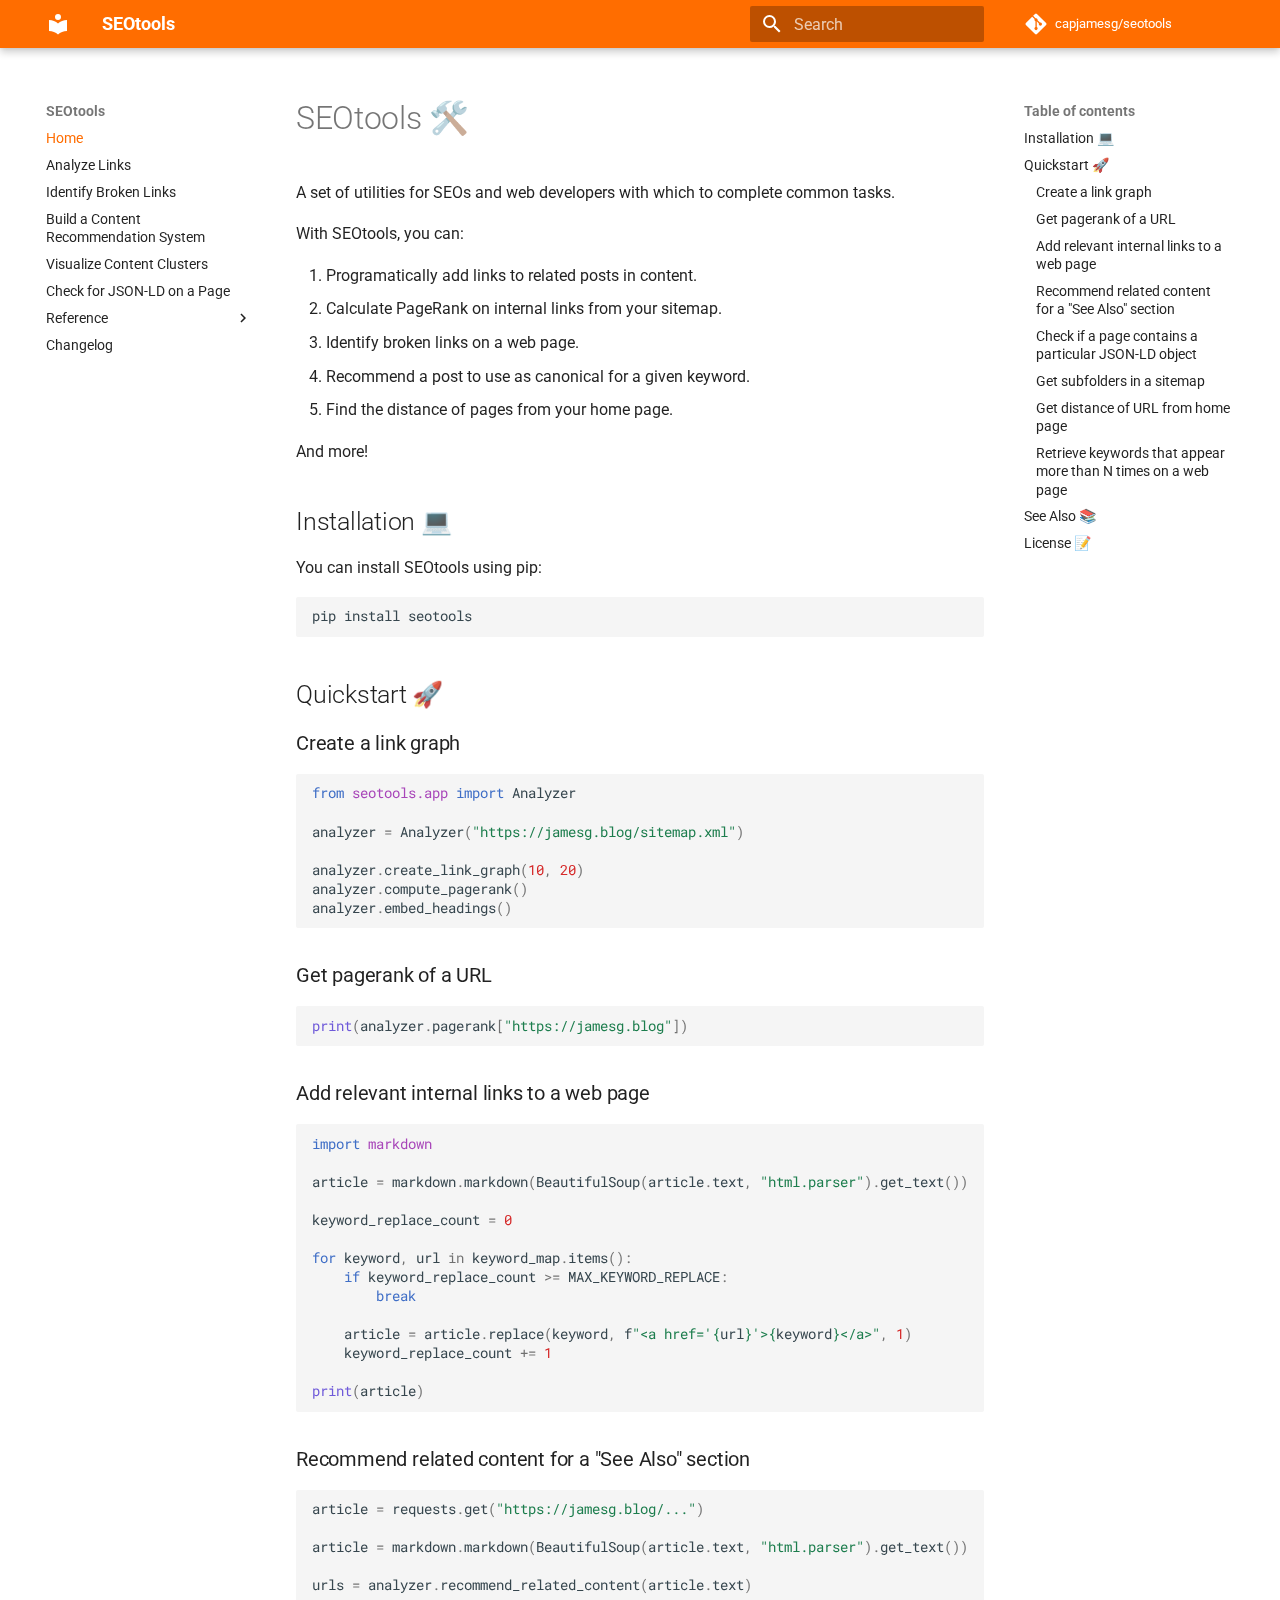
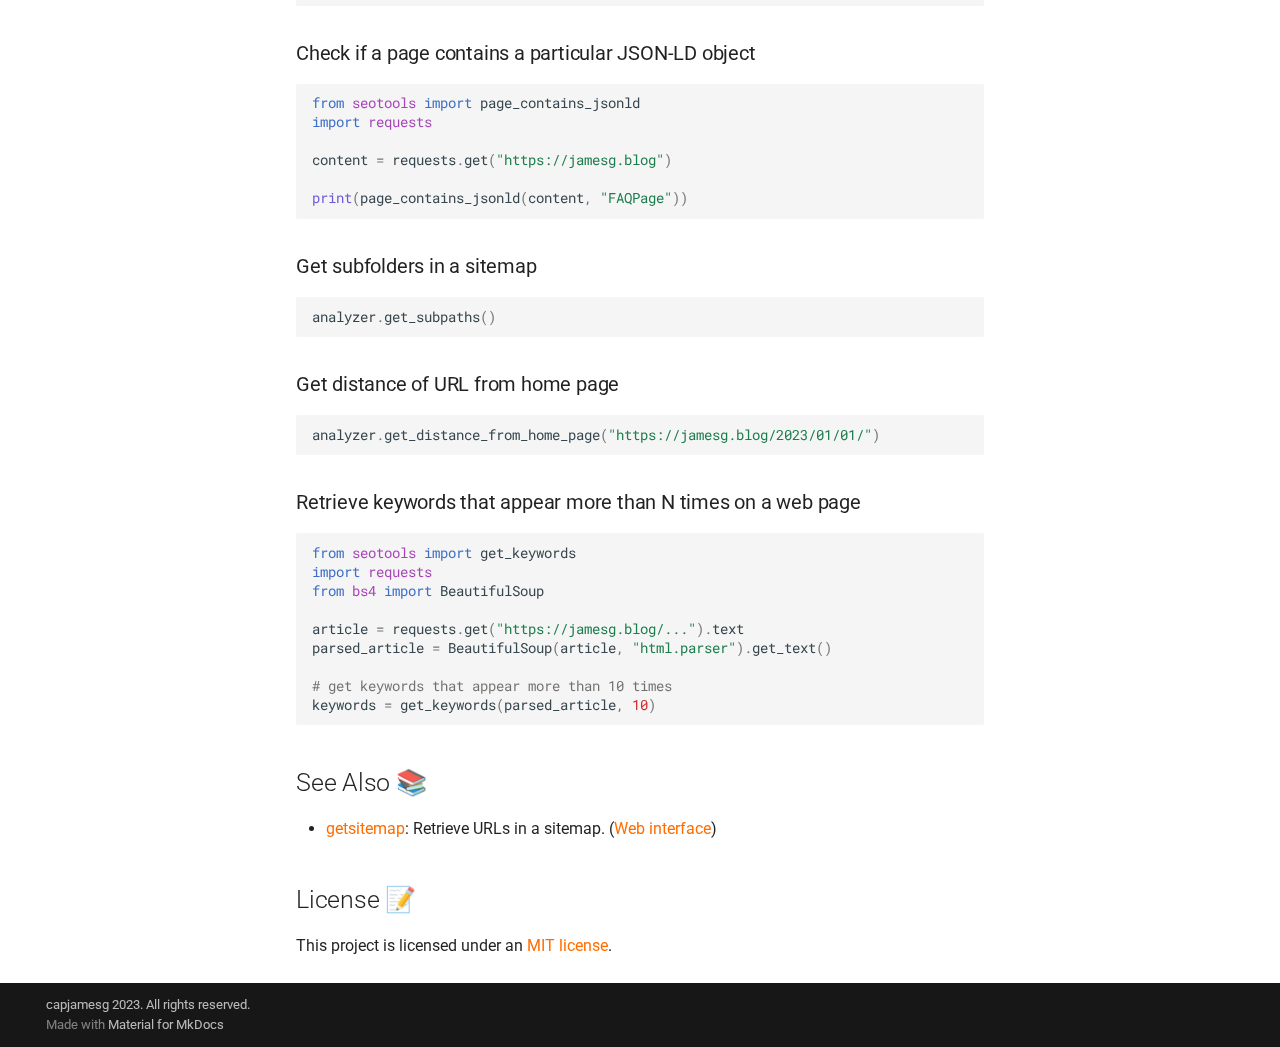
<file: index.html>
<!doctype html>
<html lang="en" class="no-js">
  <head>
    
      <meta charset="utf-8">
      <meta name="viewport" content="width=device-width,initial-scale=1">
      
        <meta name="description" content="A set of utilities for SEOs and web developers with which to complete common tasks.">
      
      
        <meta name="author" content="capjamesg">
      
      
        <link rel="canonical" href="https://capjamesg.github.io/seotools/">
      
      
      
        <link rel="next" href="broken_links/">
      
      <link rel="icon" href="assets/images/favicon.png">
      <meta name="generator" content="mkdocs-1.4.3, mkdocs-material-9.1.15">
    
    
      
        <title>SEOtools</title>
      
    
    
      <link rel="stylesheet" href="assets/stylesheets/main.26e3688c.min.css">
      
      

    
    
    
      
        
        
        <link rel="preconnect" href="https://fonts.gstatic.com" crossorigin>
        <link rel="stylesheet" href="https://fonts.googleapis.com/css?family=Roboto:300,300i,400,400i,700,700i%7CRoboto+Mono:400,400i,700,700i&display=fallback">
        <style>:root{--md-text-font:"Roboto";--md-code-font:"Roboto Mono"}</style>
      
    
    
      <link rel="stylesheet" href="assets/_mkdocstrings.css">
    
      <link rel="stylesheet" href="styles/styles.css">
    
    <script>__md_scope=new URL(".",location),__md_hash=e=>[...e].reduce((e,_)=>(e<<5)-e+_.charCodeAt(0),0),__md_get=(e,_=localStorage,t=__md_scope)=>JSON.parse(_.getItem(t.pathname+"."+e)),__md_set=(e,_,t=localStorage,a=__md_scope)=>{try{t.setItem(a.pathname+"."+e,JSON.stringify(_))}catch(e){}}</script>
    
      

    
    
    
  </head>
  
  
    <body dir="ltr">
  
    
    
      <script>var palette=__md_get("__palette");if(palette&&"object"==typeof palette.color)for(var key of Object.keys(palette.color))document.body.setAttribute("data-md-color-"+key,palette.color[key])</script>
    
    <input class="md-toggle" data-md-toggle="drawer" type="checkbox" id="__drawer" autocomplete="off">
    <input class="md-toggle" data-md-toggle="search" type="checkbox" id="__search" autocomplete="off">
    <label class="md-overlay" for="__drawer"></label>
    <div data-md-component="skip">
      
        
        <a href="#seotools" class="md-skip">
          Skip to content
        </a>
      
    </div>
    <div data-md-component="announce">
      
    </div>
    
    
      

  

<header class="md-header md-header--shadow" data-md-component="header">
  <nav class="md-header__inner md-grid" aria-label="Header">
    <a href="." title="SEOtools" class="md-header__button md-logo" aria-label="SEOtools" data-md-component="logo">
      
  
  <svg xmlns="http://www.w3.org/2000/svg" viewBox="0 0 24 24"><path d="M12 8a3 3 0 0 0 3-3 3 3 0 0 0-3-3 3 3 0 0 0-3 3 3 3 0 0 0 3 3m0 3.54C9.64 9.35 6.5 8 3 8v11c3.5 0 6.64 1.35 9 3.54 2.36-2.19 5.5-3.54 9-3.54V8c-3.5 0-6.64 1.35-9 3.54Z"/></svg>

    </a>
    <label class="md-header__button md-icon" for="__drawer">
      <svg xmlns="http://www.w3.org/2000/svg" viewBox="0 0 24 24"><path d="M3 6h18v2H3V6m0 5h18v2H3v-2m0 5h18v2H3v-2Z"/></svg>
    </label>
    <div class="md-header__title" data-md-component="header-title">
      <div class="md-header__ellipsis">
        <div class="md-header__topic">
          <span class="md-ellipsis">
            SEOtools
          </span>
        </div>
        <div class="md-header__topic" data-md-component="header-topic">
          <span class="md-ellipsis">
            
              Home
            
          </span>
        </div>
      </div>
    </div>
    
    
    
      <label class="md-header__button md-icon" for="__search">
        <svg xmlns="http://www.w3.org/2000/svg" viewBox="0 0 24 24"><path d="M9.5 3A6.5 6.5 0 0 1 16 9.5c0 1.61-.59 3.09-1.56 4.23l.27.27h.79l5 5-1.5 1.5-5-5v-.79l-.27-.27A6.516 6.516 0 0 1 9.5 16 6.5 6.5 0 0 1 3 9.5 6.5 6.5 0 0 1 9.5 3m0 2C7 5 5 7 5 9.5S7 14 9.5 14 14 12 14 9.5 12 5 9.5 5Z"/></svg>
      </label>
      <div class="md-search" data-md-component="search" role="dialog">
  <label class="md-search__overlay" for="__search"></label>
  <div class="md-search__inner" role="search">
    <form class="md-search__form" name="search">
      <input type="text" class="md-search__input" name="query" aria-label="Search" placeholder="Search" autocapitalize="off" autocorrect="off" autocomplete="off" spellcheck="false" data-md-component="search-query" required>
      <label class="md-search__icon md-icon" for="__search">
        <svg xmlns="http://www.w3.org/2000/svg" viewBox="0 0 24 24"><path d="M9.5 3A6.5 6.5 0 0 1 16 9.5c0 1.61-.59 3.09-1.56 4.23l.27.27h.79l5 5-1.5 1.5-5-5v-.79l-.27-.27A6.516 6.516 0 0 1 9.5 16 6.5 6.5 0 0 1 3 9.5 6.5 6.5 0 0 1 9.5 3m0 2C7 5 5 7 5 9.5S7 14 9.5 14 14 12 14 9.5 12 5 9.5 5Z"/></svg>
        <svg xmlns="http://www.w3.org/2000/svg" viewBox="0 0 24 24"><path d="M20 11v2H8l5.5 5.5-1.42 1.42L4.16 12l7.92-7.92L13.5 5.5 8 11h12Z"/></svg>
      </label>
      <nav class="md-search__options" aria-label="Search">
        
        <button type="reset" class="md-search__icon md-icon" title="Clear" aria-label="Clear" tabindex="-1">
          <svg xmlns="http://www.w3.org/2000/svg" viewBox="0 0 24 24"><path d="M19 6.41 17.59 5 12 10.59 6.41 5 5 6.41 10.59 12 5 17.59 6.41 19 12 13.41 17.59 19 19 17.59 13.41 12 19 6.41Z"/></svg>
        </button>
      </nav>
      
    </form>
    <div class="md-search__output">
      <div class="md-search__scrollwrap" data-md-scrollfix>
        <div class="md-search-result" data-md-component="search-result">
          <div class="md-search-result__meta">
            Initializing search
          </div>
          <ol class="md-search-result__list" role="presentation"></ol>
        </div>
      </div>
    </div>
  </div>
</div>
    
    
      <div class="md-header__source">
        <a href="https://github.com/capjamesg/seotools" title="Go to repository" class="md-source" data-md-component="source">
  <div class="md-source__icon md-icon">
    
    <svg xmlns="http://www.w3.org/2000/svg" viewBox="0 0 448 512"><!--! Font Awesome Free 6.4.0 by @fontawesome - https://fontawesome.com License - https://fontawesome.com/license/free (Icons: CC BY 4.0, Fonts: SIL OFL 1.1, Code: MIT License) Copyright 2023 Fonticons, Inc.--><path d="M439.55 236.05 244 40.45a28.87 28.87 0 0 0-40.81 0l-40.66 40.63 51.52 51.52c27.06-9.14 52.68 16.77 43.39 43.68l49.66 49.66c34.23-11.8 61.18 31 35.47 56.69-26.49 26.49-70.21-2.87-56-37.34L240.22 199v121.85c25.3 12.54 22.26 41.85 9.08 55a34.34 34.34 0 0 1-48.55 0c-17.57-17.6-11.07-46.91 11.25-56v-123c-20.8-8.51-24.6-30.74-18.64-45L142.57 101 8.45 235.14a28.86 28.86 0 0 0 0 40.81l195.61 195.6a28.86 28.86 0 0 0 40.8 0l194.69-194.69a28.86 28.86 0 0 0 0-40.81z"/></svg>
  </div>
  <div class="md-source__repository">
    capjamesg/seotools
  </div>
</a>
      </div>
    
  </nav>
  
</header>
    
    <div class="md-container" data-md-component="container">
      
      
        
          
        
      
      <main class="md-main" data-md-component="main">
        <div class="md-main__inner md-grid">
          
            
              
              <div class="md-sidebar md-sidebar--primary" data-md-component="sidebar" data-md-type="navigation" >
                <div class="md-sidebar__scrollwrap">
                  <div class="md-sidebar__inner">
                    


<nav class="md-nav md-nav--primary" aria-label="Navigation" data-md-level="0">
  <label class="md-nav__title" for="__drawer">
    <a href="." title="SEOtools" class="md-nav__button md-logo" aria-label="SEOtools" data-md-component="logo">
      
  
  <svg xmlns="http://www.w3.org/2000/svg" viewBox="0 0 24 24"><path d="M12 8a3 3 0 0 0 3-3 3 3 0 0 0-3-3 3 3 0 0 0-3 3 3 3 0 0 0 3 3m0 3.54C9.64 9.35 6.5 8 3 8v11c3.5 0 6.64 1.35 9 3.54 2.36-2.19 5.5-3.54 9-3.54V8c-3.5 0-6.64 1.35-9 3.54Z"/></svg>

    </a>
    SEOtools
  </label>
  
    <div class="md-nav__source">
      <a href="https://github.com/capjamesg/seotools" title="Go to repository" class="md-source" data-md-component="source">
  <div class="md-source__icon md-icon">
    
    <svg xmlns="http://www.w3.org/2000/svg" viewBox="0 0 448 512"><!--! Font Awesome Free 6.4.0 by @fontawesome - https://fontawesome.com License - https://fontawesome.com/license/free (Icons: CC BY 4.0, Fonts: SIL OFL 1.1, Code: MIT License) Copyright 2023 Fonticons, Inc.--><path d="M439.55 236.05 244 40.45a28.87 28.87 0 0 0-40.81 0l-40.66 40.63 51.52 51.52c27.06-9.14 52.68 16.77 43.39 43.68l49.66 49.66c34.23-11.8 61.18 31 35.47 56.69-26.49 26.49-70.21-2.87-56-37.34L240.22 199v121.85c25.3 12.54 22.26 41.85 9.08 55a34.34 34.34 0 0 1-48.55 0c-17.57-17.6-11.07-46.91 11.25-56v-123c-20.8-8.51-24.6-30.74-18.64-45L142.57 101 8.45 235.14a28.86 28.86 0 0 0 0 40.81l195.61 195.6a28.86 28.86 0 0 0 40.8 0l194.69-194.69a28.86 28.86 0 0 0 0-40.81z"/></svg>
  </div>
  <div class="md-source__repository">
    capjamesg/seotools
  </div>
</a>
    </div>
  
  <ul class="md-nav__list" data-md-scrollfix>
    
      
      
      

  
  
    
  
  
    <li class="md-nav__item md-nav__item--active">
      
      <input class="md-nav__toggle md-toggle" type="checkbox" id="__toc">
      
      
        
      
      
        <label class="md-nav__link md-nav__link--active" for="__toc">
          Home
          <span class="md-nav__icon md-icon"></span>
        </label>
      
      <a href="." class="md-nav__link md-nav__link--active">
        Home
      </a>
      
        

<nav class="md-nav md-nav--secondary" aria-label="Table of contents">
  
  
  
    
  
  
    <label class="md-nav__title" for="__toc">
      <span class="md-nav__icon md-icon"></span>
      Table of contents
    </label>
    <ul class="md-nav__list" data-md-component="toc" data-md-scrollfix>
      
        <li class="md-nav__item">
  <a href="#installation" class="md-nav__link">
    Installation 💻
  </a>
  
</li>
      
        <li class="md-nav__item">
  <a href="#quickstart" class="md-nav__link">
    Quickstart 🚀
  </a>
  
    <nav class="md-nav" aria-label="Quickstart 🚀">
      <ul class="md-nav__list">
        
          <li class="md-nav__item">
  <a href="#create-a-link-graph" class="md-nav__link">
    Create a link graph
  </a>
  
</li>
        
          <li class="md-nav__item">
  <a href="#get-pagerank-of-a-url" class="md-nav__link">
    Get pagerank of a URL
  </a>
  
</li>
        
          <li class="md-nav__item">
  <a href="#add-relevant-internal-links-to-a-web-page" class="md-nav__link">
    Add relevant internal links to a web page
  </a>
  
</li>
        
          <li class="md-nav__item">
  <a href="#recommend-related-content-for-a-see-also-section" class="md-nav__link">
    Recommend related content for a "See Also" section
  </a>
  
</li>
        
          <li class="md-nav__item">
  <a href="#check-if-a-page-contains-a-particular-json-ld-object" class="md-nav__link">
    Check if a page contains a particular JSON-LD object
  </a>
  
</li>
        
          <li class="md-nav__item">
  <a href="#get-subfolders-in-a-sitemap" class="md-nav__link">
    Get subfolders in a sitemap
  </a>
  
</li>
        
          <li class="md-nav__item">
  <a href="#get-distance-of-url-from-home-page" class="md-nav__link">
    Get distance of URL from home page
  </a>
  
</li>
        
          <li class="md-nav__item">
  <a href="#retrieve-keywords-that-appear-more-than-n-times-on-a-web-page" class="md-nav__link">
    Retrieve keywords that appear more than N times on a web page
  </a>
  
</li>
        
      </ul>
    </nav>
  
</li>
      
        <li class="md-nav__item">
  <a href="#see-also" class="md-nav__link">
    See Also 📚
  </a>
  
</li>
      
        <li class="md-nav__item">
  <a href="#license" class="md-nav__link">
    License 📝
  </a>
  
</li>
      
    </ul>
  
</nav>
      
    </li>
  

    
      
      
      

  
  
  
    <li class="md-nav__item">
      <a href="links.md" class="md-nav__link">
        Analyze Links
      </a>
    </li>
  

    
      
      
      

  
  
  
    <li class="md-nav__item">
      <a href="broken_links/" class="md-nav__link">
        Identify Broken Links
      </a>
    </li>
  

    
      
      
      

  
  
  
    <li class="md-nav__item">
      <a href="recommendation/" class="md-nav__link">
        Build a Content Recommendation System
      </a>
    </li>
  

    
      
      
      

  
  
  
    <li class="md-nav__item">
      <a href="topic_clusters/" class="md-nav__link">
        Visualize Content Clusters
      </a>
    </li>
  

    
      
      
      

  
  
  
    <li class="md-nav__item">
      <a href="jsonld/" class="md-nav__link">
        Check for JSON-LD on a Page
      </a>
    </li>
  

    
      
      
      

  
  
  
    
    <li class="md-nav__item md-nav__item--nested">
      
      
      
      
      <input class="md-nav__toggle md-toggle " type="checkbox" id="__nav_7" >
      
      
      
        <label class="md-nav__link" for="__nav_7" id="__nav_7_label" tabindex="0">
          Reference
          <span class="md-nav__icon md-icon"></span>
        </label>
      
      <nav class="md-nav" data-md-level="1" aria-labelledby="__nav_7_label" aria-expanded="false">
        <label class="md-nav__title" for="__nav_7">
          <span class="md-nav__icon md-icon"></span>
          Reference
        </label>
        <ul class="md-nav__list" data-md-scrollfix>
          
            
              
  
  
  
    <li class="md-nav__item">
      <a href="reference/analyzer/" class="md-nav__link">
        Analyzer
      </a>
    </li>
  

            
          
            
              
  
  
  
    <li class="md-nav__item">
      <a href="reference/crawl_log_analyzer/" class="md-nav__link">
        CrawlLogAnalyzer
      </a>
    </li>
  

            
          
        </ul>
      </nav>
    </li>
  

    
      
      
      

  
  
  
    <li class="md-nav__item">
      <a href="changelog/" class="md-nav__link">
        Changelog
      </a>
    </li>
  

    
  </ul>
</nav>
                  </div>
                </div>
              </div>
            
            
              
              <div class="md-sidebar md-sidebar--secondary" data-md-component="sidebar" data-md-type="toc" >
                <div class="md-sidebar__scrollwrap">
                  <div class="md-sidebar__inner">
                    

<nav class="md-nav md-nav--secondary" aria-label="Table of contents">
  
  
  
    
  
  
    <label class="md-nav__title" for="__toc">
      <span class="md-nav__icon md-icon"></span>
      Table of contents
    </label>
    <ul class="md-nav__list" data-md-component="toc" data-md-scrollfix>
      
        <li class="md-nav__item">
  <a href="#installation" class="md-nav__link">
    Installation 💻
  </a>
  
</li>
      
        <li class="md-nav__item">
  <a href="#quickstart" class="md-nav__link">
    Quickstart 🚀
  </a>
  
    <nav class="md-nav" aria-label="Quickstart 🚀">
      <ul class="md-nav__list">
        
          <li class="md-nav__item">
  <a href="#create-a-link-graph" class="md-nav__link">
    Create a link graph
  </a>
  
</li>
        
          <li class="md-nav__item">
  <a href="#get-pagerank-of-a-url" class="md-nav__link">
    Get pagerank of a URL
  </a>
  
</li>
        
          <li class="md-nav__item">
  <a href="#add-relevant-internal-links-to-a-web-page" class="md-nav__link">
    Add relevant internal links to a web page
  </a>
  
</li>
        
          <li class="md-nav__item">
  <a href="#recommend-related-content-for-a-see-also-section" class="md-nav__link">
    Recommend related content for a "See Also" section
  </a>
  
</li>
        
          <li class="md-nav__item">
  <a href="#check-if-a-page-contains-a-particular-json-ld-object" class="md-nav__link">
    Check if a page contains a particular JSON-LD object
  </a>
  
</li>
        
          <li class="md-nav__item">
  <a href="#get-subfolders-in-a-sitemap" class="md-nav__link">
    Get subfolders in a sitemap
  </a>
  
</li>
        
          <li class="md-nav__item">
  <a href="#get-distance-of-url-from-home-page" class="md-nav__link">
    Get distance of URL from home page
  </a>
  
</li>
        
          <li class="md-nav__item">
  <a href="#retrieve-keywords-that-appear-more-than-n-times-on-a-web-page" class="md-nav__link">
    Retrieve keywords that appear more than N times on a web page
  </a>
  
</li>
        
      </ul>
    </nav>
  
</li>
      
        <li class="md-nav__item">
  <a href="#see-also" class="md-nav__link">
    See Also 📚
  </a>
  
</li>
      
        <li class="md-nav__item">
  <a href="#license" class="md-nav__link">
    License 📝
  </a>
  
</li>
      
    </ul>
  
</nav>
                  </div>
                </div>
              </div>
            
          
          
            <div class="md-content" data-md-component="content">
              <article class="md-content__inner md-typeset">
                
                  

  
  


<h1 id="seotools">SEOtools 🛠️<a class="headerlink" href="#seotools" title="Permanent link">&para;</a></h1>
<p>A set of utilities for SEOs and web developers with which to complete common tasks.</p>
<p>With SEOtools, you can:</p>
<ol>
<li>Programatically add links to related posts in content.</li>
<li>Calculate PageRank on internal links from your sitemap.</li>
<li>Identify broken links on a web page.</li>
<li>Recommend a post to use as canonical for a given keyword.</li>
<li>Find the distance of pages from your home page.</li>
</ol>
<p>And more!</p>
<h2 id="installation">Installation 💻<a class="headerlink" href="#installation" title="Permanent link">&para;</a></h2>
<p>You can install SEOtools using pip:</p>
<div class="highlight"><pre><span></span><code>pip<span class="w"> </span>install<span class="w"> </span>seotools
</code></pre></div>
<h2 id="quickstart">Quickstart 🚀<a class="headerlink" href="#quickstart" title="Permanent link">&para;</a></h2>
<h3 id="create-a-link-graph">Create a link graph<a class="headerlink" href="#create-a-link-graph" title="Permanent link">&para;</a></h3>
<div class="highlight"><pre><span></span><code><span class="kn">from</span> <span class="nn">seotools.app</span> <span class="kn">import</span> <span class="n">Analyzer</span>

<span class="n">analyzer</span> <span class="o">=</span> <span class="n">Analyzer</span><span class="p">(</span><span class="s2">&quot;https://jamesg.blog/sitemap.xml&quot;</span><span class="p">)</span>

<span class="n">analyzer</span><span class="o">.</span><span class="n">create_link_graph</span><span class="p">(</span><span class="mi">10</span><span class="p">,</span> <span class="mi">20</span><span class="p">)</span>
<span class="n">analyzer</span><span class="o">.</span><span class="n">compute_pagerank</span><span class="p">()</span>
<span class="n">analyzer</span><span class="o">.</span><span class="n">embed_headings</span><span class="p">()</span>
</code></pre></div>
<h3 id="get-pagerank-of-a-url">Get pagerank of a URL<a class="headerlink" href="#get-pagerank-of-a-url" title="Permanent link">&para;</a></h3>
<div class="highlight"><pre><span></span><code><span class="nb">print</span><span class="p">(</span><span class="n">analyzer</span><span class="o">.</span><span class="n">pagerank</span><span class="p">[</span><span class="s2">&quot;https://jamesg.blog&quot;</span><span class="p">])</span>
</code></pre></div>
<h3 id="add-relevant-internal-links-to-a-web-page">Add relevant internal links to a web page<a class="headerlink" href="#add-relevant-internal-links-to-a-web-page" title="Permanent link">&para;</a></h3>
<div class="highlight"><pre><span></span><code><span class="kn">import</span> <span class="nn">markdown</span>

<span class="n">article</span> <span class="o">=</span> <span class="n">markdown</span><span class="o">.</span><span class="n">markdown</span><span class="p">(</span><span class="n">BeautifulSoup</span><span class="p">(</span><span class="n">article</span><span class="o">.</span><span class="n">text</span><span class="p">,</span> <span class="s2">&quot;html.parser&quot;</span><span class="p">)</span><span class="o">.</span><span class="n">get_text</span><span class="p">())</span>

<span class="n">keyword_replace_count</span> <span class="o">=</span> <span class="mi">0</span>

<span class="k">for</span> <span class="n">keyword</span><span class="p">,</span> <span class="n">url</span> <span class="ow">in</span> <span class="n">keyword_map</span><span class="o">.</span><span class="n">items</span><span class="p">():</span>
    <span class="k">if</span> <span class="n">keyword_replace_count</span> <span class="o">&gt;=</span> <span class="n">MAX_KEYWORD_REPLACE</span><span class="p">:</span>
        <span class="k">break</span>

    <span class="n">article</span> <span class="o">=</span> <span class="n">article</span><span class="o">.</span><span class="n">replace</span><span class="p">(</span><span class="n">keyword</span><span class="p">,</span> <span class="sa">f</span><span class="s2">&quot;&lt;a href=&#39;</span><span class="si">{</span><span class="n">url</span><span class="si">}</span><span class="s2">&#39;&gt;</span><span class="si">{</span><span class="n">keyword</span><span class="si">}</span><span class="s2">&lt;/a&gt;&quot;</span><span class="p">,</span> <span class="mi">1</span><span class="p">)</span>
    <span class="n">keyword_replace_count</span> <span class="o">+=</span> <span class="mi">1</span>

<span class="nb">print</span><span class="p">(</span><span class="n">article</span><span class="p">)</span>
</code></pre></div>
<h3 id="recommend-related-content-for-a-see-also-section">Recommend related content for a "See Also" section<a class="headerlink" href="#recommend-related-content-for-a-see-also-section" title="Permanent link">&para;</a></h3>
<div class="highlight"><pre><span></span><code><span class="n">article</span> <span class="o">=</span> <span class="n">requests</span><span class="o">.</span><span class="n">get</span><span class="p">(</span><span class="s2">&quot;https://jamesg.blog/...&quot;</span><span class="p">)</span>

<span class="n">article</span> <span class="o">=</span> <span class="n">markdown</span><span class="o">.</span><span class="n">markdown</span><span class="p">(</span><span class="n">BeautifulSoup</span><span class="p">(</span><span class="n">article</span><span class="o">.</span><span class="n">text</span><span class="p">,</span> <span class="s2">&quot;html.parser&quot;</span><span class="p">)</span><span class="o">.</span><span class="n">get_text</span><span class="p">())</span>

<span class="n">urls</span> <span class="o">=</span> <span class="n">analyzer</span><span class="o">.</span><span class="n">recommend_related_content</span><span class="p">(</span><span class="n">article</span><span class="o">.</span><span class="n">text</span><span class="p">)</span>
</code></pre></div>
<h3 id="check-if-a-page-contains-a-particular-json-ld-object">Check if a page contains a particular JSON-LD object<a class="headerlink" href="#check-if-a-page-contains-a-particular-json-ld-object" title="Permanent link">&para;</a></h3>
<div class="highlight"><pre><span></span><code><span class="kn">from</span> <span class="nn">seotools</span> <span class="kn">import</span> <span class="n">page_contains_jsonld</span>
<span class="kn">import</span> <span class="nn">requests</span>

<span class="n">content</span> <span class="o">=</span> <span class="n">requests</span><span class="o">.</span><span class="n">get</span><span class="p">(</span><span class="s2">&quot;https://jamesg.blog&quot;</span><span class="p">)</span>

<span class="nb">print</span><span class="p">(</span><span class="n">page_contains_jsonld</span><span class="p">(</span><span class="n">content</span><span class="p">,</span> <span class="s2">&quot;FAQPage&quot;</span><span class="p">))</span>
</code></pre></div>
<h3 id="get-subfolders-in-a-sitemap">Get subfolders in a sitemap<a class="headerlink" href="#get-subfolders-in-a-sitemap" title="Permanent link">&para;</a></h3>
<div class="highlight"><pre><span></span><code><span class="n">analyzer</span><span class="o">.</span><span class="n">get_subpaths</span><span class="p">()</span>
</code></pre></div>
<h3 id="get-distance-of-url-from-home-page">Get distance of URL from home page<a class="headerlink" href="#get-distance-of-url-from-home-page" title="Permanent link">&para;</a></h3>
<div class="highlight"><pre><span></span><code><span class="n">analyzer</span><span class="o">.</span><span class="n">get_distance_from_home_page</span><span class="p">(</span><span class="s2">&quot;https://jamesg.blog/2023/01/01/&quot;</span><span class="p">)</span>
</code></pre></div>
<h3 id="retrieve-keywords-that-appear-more-than-n-times-on-a-web-page">Retrieve keywords that appear more than N times on a web page<a class="headerlink" href="#retrieve-keywords-that-appear-more-than-n-times-on-a-web-page" title="Permanent link">&para;</a></h3>
<div class="highlight"><pre><span></span><code><span class="kn">from</span> <span class="nn">seotools</span> <span class="kn">import</span> <span class="n">get_keywords</span>
<span class="kn">import</span> <span class="nn">requests</span>
<span class="kn">from</span> <span class="nn">bs4</span> <span class="kn">import</span> <span class="n">BeautifulSoup</span>

<span class="n">article</span> <span class="o">=</span> <span class="n">requests</span><span class="o">.</span><span class="n">get</span><span class="p">(</span><span class="s2">&quot;https://jamesg.blog/...&quot;</span><span class="p">)</span><span class="o">.</span><span class="n">text</span>
<span class="n">parsed_article</span> <span class="o">=</span> <span class="n">BeautifulSoup</span><span class="p">(</span><span class="n">article</span><span class="p">,</span> <span class="s2">&quot;html.parser&quot;</span><span class="p">)</span><span class="o">.</span><span class="n">get_text</span><span class="p">()</span>

<span class="c1"># get keywords that appear more than 10 times</span>
<span class="n">keywords</span> <span class="o">=</span> <span class="n">get_keywords</span><span class="p">(</span><span class="n">parsed_article</span><span class="p">,</span> <span class="mi">10</span><span class="p">)</span>
</code></pre></div>
<h2 id="see-also">See Also 📚<a class="headerlink" href="#see-also" title="Permanent link">&para;</a></h2>
<ul>
<li><a href="https://github.com/capjamesg/getsitemap">getsitemap</a>: Retrieve URLs in a sitemap. (<a href="https://getsitemapurls.com">Web interface</a>)</li>
</ul>
<h2 id="license">License 📝<a class="headerlink" href="#license" title="Permanent link">&para;</a></h2>
<p>This project is licensed under an <a href="https://github.com/capjamesg/SEOtools/blob/main/LICENSE">MIT license</a>.</p>





                
              </article>
            </div>
          
          
        </div>
        
      </main>
      
        <footer class="md-footer">
  
  <div class="md-footer-meta md-typeset">
    <div class="md-footer-meta__inner md-grid">
      <div class="md-copyright">
  
    <div class="md-copyright__highlight">
      capjamesg 2023. All rights reserved.
    </div>
  
  
    Made with
    <a href="https://squidfunk.github.io/mkdocs-material/" target="_blank" rel="noopener">
      Material for MkDocs
    </a>
  
</div>
      
    </div>
  </div>
</footer>
      
    </div>
    <div class="md-dialog" data-md-component="dialog">
      <div class="md-dialog__inner md-typeset"></div>
    </div>
    
    <script id="__config" type="application/json">{"base": ".", "features": [], "search": "assets/javascripts/workers/search.208ed371.min.js", "translations": {"clipboard.copied": "Copied to clipboard", "clipboard.copy": "Copy to clipboard", "search.result.more.one": "1 more on this page", "search.result.more.other": "# more on this page", "search.result.none": "No matching documents", "search.result.one": "1 matching document", "search.result.other": "# matching documents", "search.result.placeholder": "Type to start searching", "search.result.term.missing": "Missing", "select.version": "Select version"}}</script>
    
    
      <script src="assets/javascripts/bundle.b4d07000.min.js"></script>
      
    
  </body>
</html>
</file>
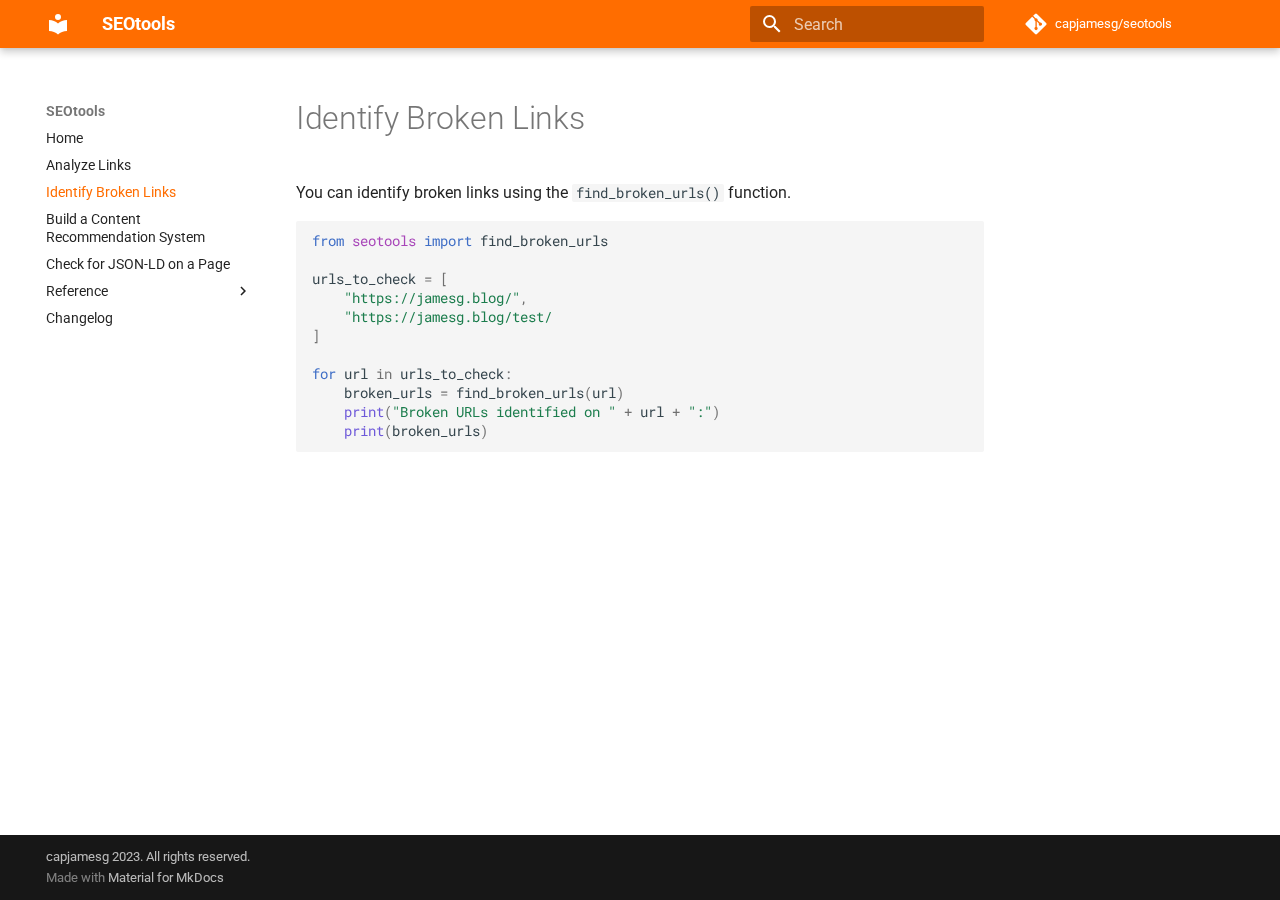
<file: broken_links/index.html>
<!doctype html>
<html lang="en" class="no-js">
  <head>
    
      <meta charset="utf-8">
      <meta name="viewport" content="width=device-width,initial-scale=1">
      
        <meta name="description" content="A set of utilities for SEOs and web developers with which to complete common tasks.">
      
      
        <meta name="author" content="capjamesg">
      
      
        <link rel="canonical" href="https://capjamesg.github.io/seotools/broken_links/">
      
      
        <link rel="prev" href="..">
      
      
        <link rel="next" href="../recommendation/">
      
      <link rel="icon" href="../assets/images/favicon.png">
      <meta name="generator" content="mkdocs-1.4.3, mkdocs-material-9.1.15">
    
    
      
        <title>Identify Broken Links - SEOtools</title>
      
    
    
      <link rel="stylesheet" href="../assets/stylesheets/main.26e3688c.min.css">
      
      

    
    
    
      
        
        
        <link rel="preconnect" href="https://fonts.gstatic.com" crossorigin>
        <link rel="stylesheet" href="https://fonts.googleapis.com/css?family=Roboto:300,300i,400,400i,700,700i%7CRoboto+Mono:400,400i,700,700i&display=fallback">
        <style>:root{--md-text-font:"Roboto";--md-code-font:"Roboto Mono"}</style>
      
    
    
      <link rel="stylesheet" href="../assets/_mkdocstrings.css">
    
      <link rel="stylesheet" href="../styles/styles.css">
    
    <script>__md_scope=new URL("..",location),__md_hash=e=>[...e].reduce((e,_)=>(e<<5)-e+_.charCodeAt(0),0),__md_get=(e,_=localStorage,t=__md_scope)=>JSON.parse(_.getItem(t.pathname+"."+e)),__md_set=(e,_,t=localStorage,a=__md_scope)=>{try{t.setItem(a.pathname+"."+e,JSON.stringify(_))}catch(e){}}</script>
    
      

    
    
    
  </head>
  
  
    <body dir="ltr">
  
    
    
      <script>var palette=__md_get("__palette");if(palette&&"object"==typeof palette.color)for(var key of Object.keys(palette.color))document.body.setAttribute("data-md-color-"+key,palette.color[key])</script>
    
    <input class="md-toggle" data-md-toggle="drawer" type="checkbox" id="__drawer" autocomplete="off">
    <input class="md-toggle" data-md-toggle="search" type="checkbox" id="__search" autocomplete="off">
    <label class="md-overlay" for="__drawer"></label>
    <div data-md-component="skip">
      
        
        <a href="#identify-broken-links" class="md-skip">
          Skip to content
        </a>
      
    </div>
    <div data-md-component="announce">
      
    </div>
    
    
      

  

<header class="md-header md-header--shadow" data-md-component="header">
  <nav class="md-header__inner md-grid" aria-label="Header">
    <a href=".." title="SEOtools" class="md-header__button md-logo" aria-label="SEOtools" data-md-component="logo">
      
  
  <svg xmlns="http://www.w3.org/2000/svg" viewBox="0 0 24 24"><path d="M12 8a3 3 0 0 0 3-3 3 3 0 0 0-3-3 3 3 0 0 0-3 3 3 3 0 0 0 3 3m0 3.54C9.64 9.35 6.5 8 3 8v11c3.5 0 6.64 1.35 9 3.54 2.36-2.19 5.5-3.54 9-3.54V8c-3.5 0-6.64 1.35-9 3.54Z"/></svg>

    </a>
    <label class="md-header__button md-icon" for="__drawer">
      <svg xmlns="http://www.w3.org/2000/svg" viewBox="0 0 24 24"><path d="M3 6h18v2H3V6m0 5h18v2H3v-2m0 5h18v2H3v-2Z"/></svg>
    </label>
    <div class="md-header__title" data-md-component="header-title">
      <div class="md-header__ellipsis">
        <div class="md-header__topic">
          <span class="md-ellipsis">
            SEOtools
          </span>
        </div>
        <div class="md-header__topic" data-md-component="header-topic">
          <span class="md-ellipsis">
            
              Identify Broken Links
            
          </span>
        </div>
      </div>
    </div>
    
    
    
      <label class="md-header__button md-icon" for="__search">
        <svg xmlns="http://www.w3.org/2000/svg" viewBox="0 0 24 24"><path d="M9.5 3A6.5 6.5 0 0 1 16 9.5c0 1.61-.59 3.09-1.56 4.23l.27.27h.79l5 5-1.5 1.5-5-5v-.79l-.27-.27A6.516 6.516 0 0 1 9.5 16 6.5 6.5 0 0 1 3 9.5 6.5 6.5 0 0 1 9.5 3m0 2C7 5 5 7 5 9.5S7 14 9.5 14 14 12 14 9.5 12 5 9.5 5Z"/></svg>
      </label>
      <div class="md-search" data-md-component="search" role="dialog">
  <label class="md-search__overlay" for="__search"></label>
  <div class="md-search__inner" role="search">
    <form class="md-search__form" name="search">
      <input type="text" class="md-search__input" name="query" aria-label="Search" placeholder="Search" autocapitalize="off" autocorrect="off" autocomplete="off" spellcheck="false" data-md-component="search-query" required>
      <label class="md-search__icon md-icon" for="__search">
        <svg xmlns="http://www.w3.org/2000/svg" viewBox="0 0 24 24"><path d="M9.5 3A6.5 6.5 0 0 1 16 9.5c0 1.61-.59 3.09-1.56 4.23l.27.27h.79l5 5-1.5 1.5-5-5v-.79l-.27-.27A6.516 6.516 0 0 1 9.5 16 6.5 6.5 0 0 1 3 9.5 6.5 6.5 0 0 1 9.5 3m0 2C7 5 5 7 5 9.5S7 14 9.5 14 14 12 14 9.5 12 5 9.5 5Z"/></svg>
        <svg xmlns="http://www.w3.org/2000/svg" viewBox="0 0 24 24"><path d="M20 11v2H8l5.5 5.5-1.42 1.42L4.16 12l7.92-7.92L13.5 5.5 8 11h12Z"/></svg>
      </label>
      <nav class="md-search__options" aria-label="Search">
        
        <button type="reset" class="md-search__icon md-icon" title="Clear" aria-label="Clear" tabindex="-1">
          <svg xmlns="http://www.w3.org/2000/svg" viewBox="0 0 24 24"><path d="M19 6.41 17.59 5 12 10.59 6.41 5 5 6.41 10.59 12 5 17.59 6.41 19 12 13.41 17.59 19 19 17.59 13.41 12 19 6.41Z"/></svg>
        </button>
      </nav>
      
    </form>
    <div class="md-search__output">
      <div class="md-search__scrollwrap" data-md-scrollfix>
        <div class="md-search-result" data-md-component="search-result">
          <div class="md-search-result__meta">
            Initializing search
          </div>
          <ol class="md-search-result__list" role="presentation"></ol>
        </div>
      </div>
    </div>
  </div>
</div>
    
    
      <div class="md-header__source">
        <a href="https://github.com/capjamesg/seotools" title="Go to repository" class="md-source" data-md-component="source">
  <div class="md-source__icon md-icon">
    
    <svg xmlns="http://www.w3.org/2000/svg" viewBox="0 0 448 512"><!--! Font Awesome Free 6.4.0 by @fontawesome - https://fontawesome.com License - https://fontawesome.com/license/free (Icons: CC BY 4.0, Fonts: SIL OFL 1.1, Code: MIT License) Copyright 2023 Fonticons, Inc.--><path d="M439.55 236.05 244 40.45a28.87 28.87 0 0 0-40.81 0l-40.66 40.63 51.52 51.52c27.06-9.14 52.68 16.77 43.39 43.68l49.66 49.66c34.23-11.8 61.18 31 35.47 56.69-26.49 26.49-70.21-2.87-56-37.34L240.22 199v121.85c25.3 12.54 22.26 41.85 9.08 55a34.34 34.34 0 0 1-48.55 0c-17.57-17.6-11.07-46.91 11.25-56v-123c-20.8-8.51-24.6-30.74-18.64-45L142.57 101 8.45 235.14a28.86 28.86 0 0 0 0 40.81l195.61 195.6a28.86 28.86 0 0 0 40.8 0l194.69-194.69a28.86 28.86 0 0 0 0-40.81z"/></svg>
  </div>
  <div class="md-source__repository">
    capjamesg/seotools
  </div>
</a>
      </div>
    
  </nav>
  
</header>
    
    <div class="md-container" data-md-component="container">
      
      
        
          
        
      
      <main class="md-main" data-md-component="main">
        <div class="md-main__inner md-grid">
          
            
              
              <div class="md-sidebar md-sidebar--primary" data-md-component="sidebar" data-md-type="navigation" >
                <div class="md-sidebar__scrollwrap">
                  <div class="md-sidebar__inner">
                    


<nav class="md-nav md-nav--primary" aria-label="Navigation" data-md-level="0">
  <label class="md-nav__title" for="__drawer">
    <a href=".." title="SEOtools" class="md-nav__button md-logo" aria-label="SEOtools" data-md-component="logo">
      
  
  <svg xmlns="http://www.w3.org/2000/svg" viewBox="0 0 24 24"><path d="M12 8a3 3 0 0 0 3-3 3 3 0 0 0-3-3 3 3 0 0 0-3 3 3 3 0 0 0 3 3m0 3.54C9.64 9.35 6.5 8 3 8v11c3.5 0 6.64 1.35 9 3.54 2.36-2.19 5.5-3.54 9-3.54V8c-3.5 0-6.64 1.35-9 3.54Z"/></svg>

    </a>
    SEOtools
  </label>
  
    <div class="md-nav__source">
      <a href="https://github.com/capjamesg/seotools" title="Go to repository" class="md-source" data-md-component="source">
  <div class="md-source__icon md-icon">
    
    <svg xmlns="http://www.w3.org/2000/svg" viewBox="0 0 448 512"><!--! Font Awesome Free 6.4.0 by @fontawesome - https://fontawesome.com License - https://fontawesome.com/license/free (Icons: CC BY 4.0, Fonts: SIL OFL 1.1, Code: MIT License) Copyright 2023 Fonticons, Inc.--><path d="M439.55 236.05 244 40.45a28.87 28.87 0 0 0-40.81 0l-40.66 40.63 51.52 51.52c27.06-9.14 52.68 16.77 43.39 43.68l49.66 49.66c34.23-11.8 61.18 31 35.47 56.69-26.49 26.49-70.21-2.87-56-37.34L240.22 199v121.85c25.3 12.54 22.26 41.85 9.08 55a34.34 34.34 0 0 1-48.55 0c-17.57-17.6-11.07-46.91 11.25-56v-123c-20.8-8.51-24.6-30.74-18.64-45L142.57 101 8.45 235.14a28.86 28.86 0 0 0 0 40.81l195.61 195.6a28.86 28.86 0 0 0 40.8 0l194.69-194.69a28.86 28.86 0 0 0 0-40.81z"/></svg>
  </div>
  <div class="md-source__repository">
    capjamesg/seotools
  </div>
</a>
    </div>
  
  <ul class="md-nav__list" data-md-scrollfix>
    
      
      
      

  
  
  
    <li class="md-nav__item">
      <a href=".." class="md-nav__link">
        Home
      </a>
    </li>
  

    
      
      
      

  
  
  
    <li class="md-nav__item">
      <a href="../links.md" class="md-nav__link">
        Analyze Links
      </a>
    </li>
  

    
      
      
      

  
  
    
  
  
    <li class="md-nav__item md-nav__item--active">
      
      <input class="md-nav__toggle md-toggle" type="checkbox" id="__toc">
      
      
        
      
      
      <a href="./" class="md-nav__link md-nav__link--active">
        Identify Broken Links
      </a>
      
    </li>
  

    
      
      
      

  
  
  
    <li class="md-nav__item">
      <a href="../recommendation/" class="md-nav__link">
        Build a Content Recommendation System
      </a>
    </li>
  

    
      
      
      

  
  
  
    <li class="md-nav__item">
      <a href="../jsonld/" class="md-nav__link">
        Check for JSON-LD on a Page
      </a>
    </li>
  

    
      
      
      

  
  
  
    
    <li class="md-nav__item md-nav__item--nested">
      
      
      
      
      <input class="md-nav__toggle md-toggle " type="checkbox" id="__nav_6" >
      
      
      
        <label class="md-nav__link" for="__nav_6" id="__nav_6_label" tabindex="0">
          Reference
          <span class="md-nav__icon md-icon"></span>
        </label>
      
      <nav class="md-nav" data-md-level="1" aria-labelledby="__nav_6_label" aria-expanded="false">
        <label class="md-nav__title" for="__nav_6">
          <span class="md-nav__icon md-icon"></span>
          Reference
        </label>
        <ul class="md-nav__list" data-md-scrollfix>
          
            
              
  
  
  
    <li class="md-nav__item">
      <a href="../reference/analyzer/" class="md-nav__link">
        Analyzer
      </a>
    </li>
  

            
          
        </ul>
      </nav>
    </li>
  

    
      
      
      

  
  
  
    <li class="md-nav__item">
      <a href="../changelog/" class="md-nav__link">
        Changelog
      </a>
    </li>
  

    
  </ul>
</nav>
                  </div>
                </div>
              </div>
            
            
              
              <div class="md-sidebar md-sidebar--secondary" data-md-component="sidebar" data-md-type="toc" >
                <div class="md-sidebar__scrollwrap">
                  <div class="md-sidebar__inner">
                    

<nav class="md-nav md-nav--secondary" aria-label="Table of contents">
  
  
  
    
  
  
</nav>
                  </div>
                </div>
              </div>
            
          
          
            <div class="md-content" data-md-component="content">
              <article class="md-content__inner md-typeset">
                
                  

  
  


<h1 id="identify-broken-links">Identify Broken Links<a class="headerlink" href="#identify-broken-links" title="Permanent link">&para;</a></h1>
<p>You can identify broken links using the <code>find_broken_urls()</code> function.</p>
<div class="highlight"><pre><span></span><code><span class="kn">from</span> <span class="nn">seotools</span> <span class="kn">import</span> <span class="n">find_broken_urls</span>

<span class="n">urls_to_check</span> <span class="o">=</span> <span class="p">[</span>
    <span class="s2">&quot;https://jamesg.blog/&quot;</span><span class="p">,</span>
    <span class="s2">&quot;https://jamesg.blog/test/</span>
<span class="p">]</span>

<span class="k">for</span> <span class="n">url</span> <span class="ow">in</span> <span class="n">urls_to_check</span><span class="p">:</span>
    <span class="n">broken_urls</span> <span class="o">=</span> <span class="n">find_broken_urls</span><span class="p">(</span><span class="n">url</span><span class="p">)</span>
    <span class="nb">print</span><span class="p">(</span><span class="s2">&quot;Broken URLs identified on &quot;</span> <span class="o">+</span> <span class="n">url</span> <span class="o">+</span> <span class="s2">&quot;:&quot;</span><span class="p">)</span>
    <span class="nb">print</span><span class="p">(</span><span class="n">broken_urls</span><span class="p">)</span>
</code></pre></div>





                
              </article>
            </div>
          
          
        </div>
        
      </main>
      
        <footer class="md-footer">
  
  <div class="md-footer-meta md-typeset">
    <div class="md-footer-meta__inner md-grid">
      <div class="md-copyright">
  
    <div class="md-copyright__highlight">
      capjamesg 2023. All rights reserved.
    </div>
  
  
    Made with
    <a href="https://squidfunk.github.io/mkdocs-material/" target="_blank" rel="noopener">
      Material for MkDocs
    </a>
  
</div>
      
    </div>
  </div>
</footer>
      
    </div>
    <div class="md-dialog" data-md-component="dialog">
      <div class="md-dialog__inner md-typeset"></div>
    </div>
    
    <script id="__config" type="application/json">{"base": "..", "features": [], "search": "../assets/javascripts/workers/search.208ed371.min.js", "translations": {"clipboard.copied": "Copied to clipboard", "clipboard.copy": "Copy to clipboard", "search.result.more.one": "1 more on this page", "search.result.more.other": "# more on this page", "search.result.none": "No matching documents", "search.result.one": "1 matching document", "search.result.other": "# matching documents", "search.result.placeholder": "Type to start searching", "search.result.term.missing": "Missing", "select.version": "Select version"}}</script>
    
    
      <script src="../assets/javascripts/bundle.b4d07000.min.js"></script>
      
    
  </body>
</html>
</file>
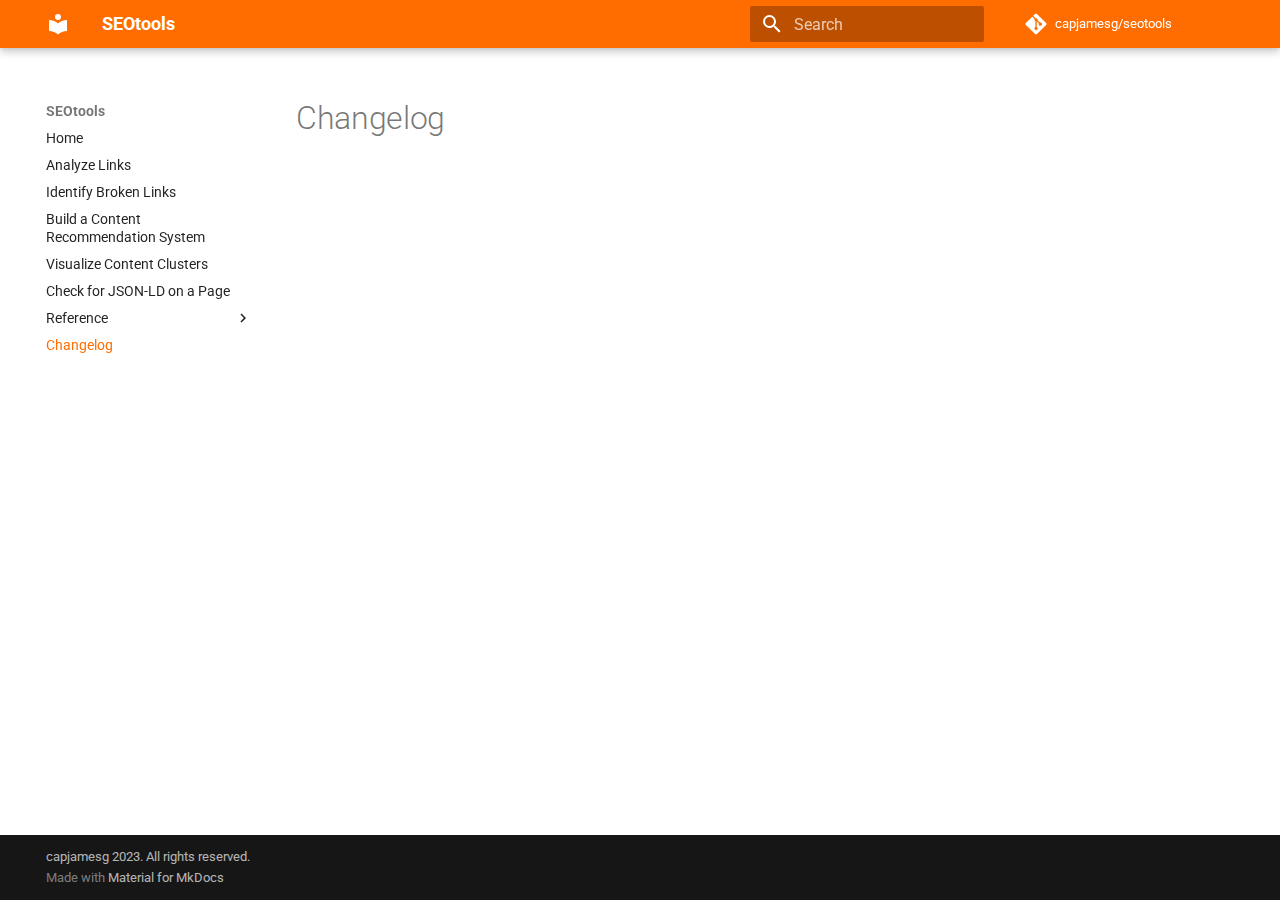
<file: changelog/index.html>
<!doctype html>
<html lang="en" class="no-js">
  <head>
    
      <meta charset="utf-8">
      <meta name="viewport" content="width=device-width,initial-scale=1">
      
        <meta name="description" content="A set of utilities for SEOs and web developers with which to complete common tasks.">
      
      
        <meta name="author" content="capjamesg">
      
      
        <link rel="canonical" href="https://capjamesg.github.io/seotools/changelog/">
      
      
        <link rel="prev" href="../reference/crawl_log_analyzer/">
      
      
      <link rel="icon" href="../assets/images/favicon.png">
      <meta name="generator" content="mkdocs-1.4.3, mkdocs-material-9.1.15">
    
    
      
        <title>Changelog - SEOtools</title>
      
    
    
      <link rel="stylesheet" href="../assets/stylesheets/main.26e3688c.min.css">
      
      

    
    
    
      
        
        
        <link rel="preconnect" href="https://fonts.gstatic.com" crossorigin>
        <link rel="stylesheet" href="https://fonts.googleapis.com/css?family=Roboto:300,300i,400,400i,700,700i%7CRoboto+Mono:400,400i,700,700i&display=fallback">
        <style>:root{--md-text-font:"Roboto";--md-code-font:"Roboto Mono"}</style>
      
    
    
      <link rel="stylesheet" href="../assets/_mkdocstrings.css">
    
      <link rel="stylesheet" href="../styles/styles.css">
    
    <script>__md_scope=new URL("..",location),__md_hash=e=>[...e].reduce((e,_)=>(e<<5)-e+_.charCodeAt(0),0),__md_get=(e,_=localStorage,t=__md_scope)=>JSON.parse(_.getItem(t.pathname+"."+e)),__md_set=(e,_,t=localStorage,a=__md_scope)=>{try{t.setItem(a.pathname+"."+e,JSON.stringify(_))}catch(e){}}</script>
    
      

    
    
    
  </head>
  
  
    <body dir="ltr">
  
    
    
      <script>var palette=__md_get("__palette");if(palette&&"object"==typeof palette.color)for(var key of Object.keys(palette.color))document.body.setAttribute("data-md-color-"+key,palette.color[key])</script>
    
    <input class="md-toggle" data-md-toggle="drawer" type="checkbox" id="__drawer" autocomplete="off">
    <input class="md-toggle" data-md-toggle="search" type="checkbox" id="__search" autocomplete="off">
    <label class="md-overlay" for="__drawer"></label>
    <div data-md-component="skip">
      
    </div>
    <div data-md-component="announce">
      
    </div>
    
    
      

  

<header class="md-header md-header--shadow" data-md-component="header">
  <nav class="md-header__inner md-grid" aria-label="Header">
    <a href=".." title="SEOtools" class="md-header__button md-logo" aria-label="SEOtools" data-md-component="logo">
      
  
  <svg xmlns="http://www.w3.org/2000/svg" viewBox="0 0 24 24"><path d="M12 8a3 3 0 0 0 3-3 3 3 0 0 0-3-3 3 3 0 0 0-3 3 3 3 0 0 0 3 3m0 3.54C9.64 9.35 6.5 8 3 8v11c3.5 0 6.64 1.35 9 3.54 2.36-2.19 5.5-3.54 9-3.54V8c-3.5 0-6.64 1.35-9 3.54Z"/></svg>

    </a>
    <label class="md-header__button md-icon" for="__drawer">
      <svg xmlns="http://www.w3.org/2000/svg" viewBox="0 0 24 24"><path d="M3 6h18v2H3V6m0 5h18v2H3v-2m0 5h18v2H3v-2Z"/></svg>
    </label>
    <div class="md-header__title" data-md-component="header-title">
      <div class="md-header__ellipsis">
        <div class="md-header__topic">
          <span class="md-ellipsis">
            SEOtools
          </span>
        </div>
        <div class="md-header__topic" data-md-component="header-topic">
          <span class="md-ellipsis">
            
              Changelog
            
          </span>
        </div>
      </div>
    </div>
    
    
    
      <label class="md-header__button md-icon" for="__search">
        <svg xmlns="http://www.w3.org/2000/svg" viewBox="0 0 24 24"><path d="M9.5 3A6.5 6.5 0 0 1 16 9.5c0 1.61-.59 3.09-1.56 4.23l.27.27h.79l5 5-1.5 1.5-5-5v-.79l-.27-.27A6.516 6.516 0 0 1 9.5 16 6.5 6.5 0 0 1 3 9.5 6.5 6.5 0 0 1 9.5 3m0 2C7 5 5 7 5 9.5S7 14 9.5 14 14 12 14 9.5 12 5 9.5 5Z"/></svg>
      </label>
      <div class="md-search" data-md-component="search" role="dialog">
  <label class="md-search__overlay" for="__search"></label>
  <div class="md-search__inner" role="search">
    <form class="md-search__form" name="search">
      <input type="text" class="md-search__input" name="query" aria-label="Search" placeholder="Search" autocapitalize="off" autocorrect="off" autocomplete="off" spellcheck="false" data-md-component="search-query" required>
      <label class="md-search__icon md-icon" for="__search">
        <svg xmlns="http://www.w3.org/2000/svg" viewBox="0 0 24 24"><path d="M9.5 3A6.5 6.5 0 0 1 16 9.5c0 1.61-.59 3.09-1.56 4.23l.27.27h.79l5 5-1.5 1.5-5-5v-.79l-.27-.27A6.516 6.516 0 0 1 9.5 16 6.5 6.5 0 0 1 3 9.5 6.5 6.5 0 0 1 9.5 3m0 2C7 5 5 7 5 9.5S7 14 9.5 14 14 12 14 9.5 12 5 9.5 5Z"/></svg>
        <svg xmlns="http://www.w3.org/2000/svg" viewBox="0 0 24 24"><path d="M20 11v2H8l5.5 5.5-1.42 1.42L4.16 12l7.92-7.92L13.5 5.5 8 11h12Z"/></svg>
      </label>
      <nav class="md-search__options" aria-label="Search">
        
        <button type="reset" class="md-search__icon md-icon" title="Clear" aria-label="Clear" tabindex="-1">
          <svg xmlns="http://www.w3.org/2000/svg" viewBox="0 0 24 24"><path d="M19 6.41 17.59 5 12 10.59 6.41 5 5 6.41 10.59 12 5 17.59 6.41 19 12 13.41 17.59 19 19 17.59 13.41 12 19 6.41Z"/></svg>
        </button>
      </nav>
      
    </form>
    <div class="md-search__output">
      <div class="md-search__scrollwrap" data-md-scrollfix>
        <div class="md-search-result" data-md-component="search-result">
          <div class="md-search-result__meta">
            Initializing search
          </div>
          <ol class="md-search-result__list" role="presentation"></ol>
        </div>
      </div>
    </div>
  </div>
</div>
    
    
      <div class="md-header__source">
        <a href="https://github.com/capjamesg/seotools" title="Go to repository" class="md-source" data-md-component="source">
  <div class="md-source__icon md-icon">
    
    <svg xmlns="http://www.w3.org/2000/svg" viewBox="0 0 448 512"><!--! Font Awesome Free 6.4.0 by @fontawesome - https://fontawesome.com License - https://fontawesome.com/license/free (Icons: CC BY 4.0, Fonts: SIL OFL 1.1, Code: MIT License) Copyright 2023 Fonticons, Inc.--><path d="M439.55 236.05 244 40.45a28.87 28.87 0 0 0-40.81 0l-40.66 40.63 51.52 51.52c27.06-9.14 52.68 16.77 43.39 43.68l49.66 49.66c34.23-11.8 61.18 31 35.47 56.69-26.49 26.49-70.21-2.87-56-37.34L240.22 199v121.85c25.3 12.54 22.26 41.85 9.08 55a34.34 34.34 0 0 1-48.55 0c-17.57-17.6-11.07-46.91 11.25-56v-123c-20.8-8.51-24.6-30.74-18.64-45L142.57 101 8.45 235.14a28.86 28.86 0 0 0 0 40.81l195.61 195.6a28.86 28.86 0 0 0 40.8 0l194.69-194.69a28.86 28.86 0 0 0 0-40.81z"/></svg>
  </div>
  <div class="md-source__repository">
    capjamesg/seotools
  </div>
</a>
      </div>
    
  </nav>
  
</header>
    
    <div class="md-container" data-md-component="container">
      
      
        
          
        
      
      <main class="md-main" data-md-component="main">
        <div class="md-main__inner md-grid">
          
            
              
              <div class="md-sidebar md-sidebar--primary" data-md-component="sidebar" data-md-type="navigation" >
                <div class="md-sidebar__scrollwrap">
                  <div class="md-sidebar__inner">
                    


<nav class="md-nav md-nav--primary" aria-label="Navigation" data-md-level="0">
  <label class="md-nav__title" for="__drawer">
    <a href=".." title="SEOtools" class="md-nav__button md-logo" aria-label="SEOtools" data-md-component="logo">
      
  
  <svg xmlns="http://www.w3.org/2000/svg" viewBox="0 0 24 24"><path d="M12 8a3 3 0 0 0 3-3 3 3 0 0 0-3-3 3 3 0 0 0-3 3 3 3 0 0 0 3 3m0 3.54C9.64 9.35 6.5 8 3 8v11c3.5 0 6.64 1.35 9 3.54 2.36-2.19 5.5-3.54 9-3.54V8c-3.5 0-6.64 1.35-9 3.54Z"/></svg>

    </a>
    SEOtools
  </label>
  
    <div class="md-nav__source">
      <a href="https://github.com/capjamesg/seotools" title="Go to repository" class="md-source" data-md-component="source">
  <div class="md-source__icon md-icon">
    
    <svg xmlns="http://www.w3.org/2000/svg" viewBox="0 0 448 512"><!--! Font Awesome Free 6.4.0 by @fontawesome - https://fontawesome.com License - https://fontawesome.com/license/free (Icons: CC BY 4.0, Fonts: SIL OFL 1.1, Code: MIT License) Copyright 2023 Fonticons, Inc.--><path d="M439.55 236.05 244 40.45a28.87 28.87 0 0 0-40.81 0l-40.66 40.63 51.52 51.52c27.06-9.14 52.68 16.77 43.39 43.68l49.66 49.66c34.23-11.8 61.18 31 35.47 56.69-26.49 26.49-70.21-2.87-56-37.34L240.22 199v121.85c25.3 12.54 22.26 41.85 9.08 55a34.34 34.34 0 0 1-48.55 0c-17.57-17.6-11.07-46.91 11.25-56v-123c-20.8-8.51-24.6-30.74-18.64-45L142.57 101 8.45 235.14a28.86 28.86 0 0 0 0 40.81l195.61 195.6a28.86 28.86 0 0 0 40.8 0l194.69-194.69a28.86 28.86 0 0 0 0-40.81z"/></svg>
  </div>
  <div class="md-source__repository">
    capjamesg/seotools
  </div>
</a>
    </div>
  
  <ul class="md-nav__list" data-md-scrollfix>
    
      
      
      

  
  
  
    <li class="md-nav__item">
      <a href=".." class="md-nav__link">
        Home
      </a>
    </li>
  

    
      
      
      

  
  
  
    <li class="md-nav__item">
      <a href="../links.md" class="md-nav__link">
        Analyze Links
      </a>
    </li>
  

    
      
      
      

  
  
  
    <li class="md-nav__item">
      <a href="../broken_links/" class="md-nav__link">
        Identify Broken Links
      </a>
    </li>
  

    
      
      
      

  
  
  
    <li class="md-nav__item">
      <a href="../recommendation/" class="md-nav__link">
        Build a Content Recommendation System
      </a>
    </li>
  

    
      
      
      

  
  
  
    <li class="md-nav__item">
      <a href="../topic_clusters/" class="md-nav__link">
        Visualize Content Clusters
      </a>
    </li>
  

    
      
      
      

  
  
  
    <li class="md-nav__item">
      <a href="../jsonld/" class="md-nav__link">
        Check for JSON-LD on a Page
      </a>
    </li>
  

    
      
      
      

  
  
  
    
    <li class="md-nav__item md-nav__item--nested">
      
      
      
      
      <input class="md-nav__toggle md-toggle " type="checkbox" id="__nav_7" >
      
      
      
        <label class="md-nav__link" for="__nav_7" id="__nav_7_label" tabindex="0">
          Reference
          <span class="md-nav__icon md-icon"></span>
        </label>
      
      <nav class="md-nav" data-md-level="1" aria-labelledby="__nav_7_label" aria-expanded="false">
        <label class="md-nav__title" for="__nav_7">
          <span class="md-nav__icon md-icon"></span>
          Reference
        </label>
        <ul class="md-nav__list" data-md-scrollfix>
          
            
              
  
  
  
    <li class="md-nav__item">
      <a href="../reference/analyzer/" class="md-nav__link">
        Analyzer
      </a>
    </li>
  

            
          
            
              
  
  
  
    <li class="md-nav__item">
      <a href="../reference/crawl_log_analyzer/" class="md-nav__link">
        CrawlLogAnalyzer
      </a>
    </li>
  

            
          
        </ul>
      </nav>
    </li>
  

    
      
      
      

  
  
    
  
  
    <li class="md-nav__item md-nav__item--active">
      
      <input class="md-nav__toggle md-toggle" type="checkbox" id="__toc">
      
      
      
      <a href="./" class="md-nav__link md-nav__link--active">
        Changelog
      </a>
      
    </li>
  

    
  </ul>
</nav>
                  </div>
                </div>
              </div>
            
            
              
              <div class="md-sidebar md-sidebar--secondary" data-md-component="sidebar" data-md-type="toc" >
                <div class="md-sidebar__scrollwrap">
                  <div class="md-sidebar__inner">
                    

<nav class="md-nav md-nav--secondary" aria-label="Table of contents">
  
  
  
  
</nav>
                  </div>
                </div>
              </div>
            
          
          
            <div class="md-content" data-md-component="content">
              <article class="md-content__inner md-typeset">
                
                  

  
  


  <h1>Changelog</h1>







                
              </article>
            </div>
          
          
        </div>
        
      </main>
      
        <footer class="md-footer">
  
  <div class="md-footer-meta md-typeset">
    <div class="md-footer-meta__inner md-grid">
      <div class="md-copyright">
  
    <div class="md-copyright__highlight">
      capjamesg 2023. All rights reserved.
    </div>
  
  
    Made with
    <a href="https://squidfunk.github.io/mkdocs-material/" target="_blank" rel="noopener">
      Material for MkDocs
    </a>
  
</div>
      
    </div>
  </div>
</footer>
      
    </div>
    <div class="md-dialog" data-md-component="dialog">
      <div class="md-dialog__inner md-typeset"></div>
    </div>
    
    <script id="__config" type="application/json">{"base": "..", "features": [], "search": "../assets/javascripts/workers/search.208ed371.min.js", "translations": {"clipboard.copied": "Copied to clipboard", "clipboard.copy": "Copy to clipboard", "search.result.more.one": "1 more on this page", "search.result.more.other": "# more on this page", "search.result.none": "No matching documents", "search.result.one": "1 matching document", "search.result.other": "# matching documents", "search.result.placeholder": "Type to start searching", "search.result.term.missing": "Missing", "select.version": "Select version"}}</script>
    
    
      <script src="../assets/javascripts/bundle.b4d07000.min.js"></script>
      
    
  </body>
</html>
</file>
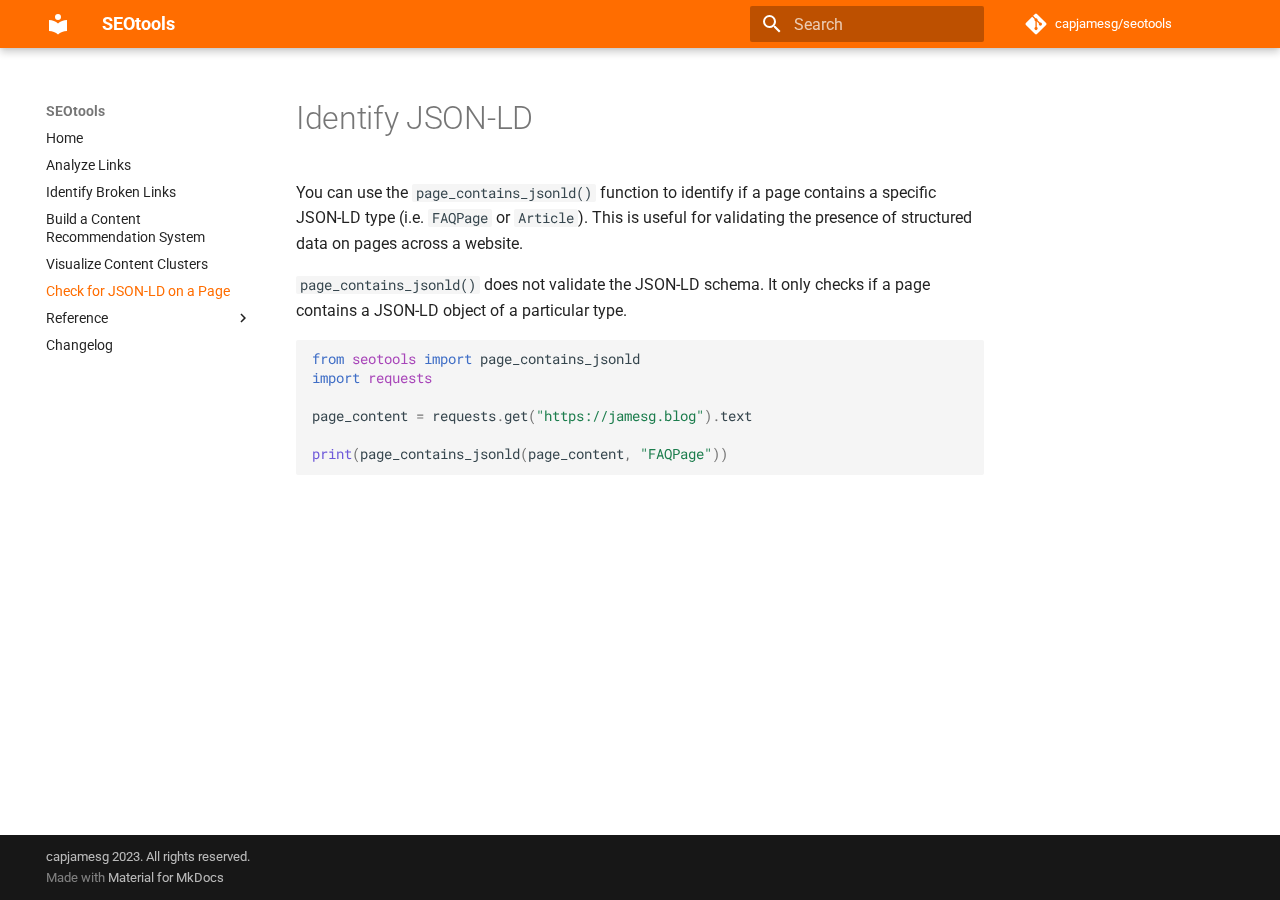
<file: jsonld/index.html>
<!doctype html>
<html lang="en" class="no-js">
  <head>
    
      <meta charset="utf-8">
      <meta name="viewport" content="width=device-width,initial-scale=1">
      
        <meta name="description" content="A set of utilities for SEOs and web developers with which to complete common tasks.">
      
      
        <meta name="author" content="capjamesg">
      
      
        <link rel="canonical" href="https://capjamesg.github.io/seotools/jsonld/">
      
      
        <link rel="prev" href="../topic_clusters/">
      
      
        <link rel="next" href="../reference/analyzer/">
      
      <link rel="icon" href="../assets/images/favicon.png">
      <meta name="generator" content="mkdocs-1.4.3, mkdocs-material-9.1.15">
    
    
      
        <title>Check for JSON-LD on a Page - SEOtools</title>
      
    
    
      <link rel="stylesheet" href="../assets/stylesheets/main.26e3688c.min.css">
      
      

    
    
    
      
        
        
        <link rel="preconnect" href="https://fonts.gstatic.com" crossorigin>
        <link rel="stylesheet" href="https://fonts.googleapis.com/css?family=Roboto:300,300i,400,400i,700,700i%7CRoboto+Mono:400,400i,700,700i&display=fallback">
        <style>:root{--md-text-font:"Roboto";--md-code-font:"Roboto Mono"}</style>
      
    
    
      <link rel="stylesheet" href="../assets/_mkdocstrings.css">
    
      <link rel="stylesheet" href="../styles/styles.css">
    
    <script>__md_scope=new URL("..",location),__md_hash=e=>[...e].reduce((e,_)=>(e<<5)-e+_.charCodeAt(0),0),__md_get=(e,_=localStorage,t=__md_scope)=>JSON.parse(_.getItem(t.pathname+"."+e)),__md_set=(e,_,t=localStorage,a=__md_scope)=>{try{t.setItem(a.pathname+"."+e,JSON.stringify(_))}catch(e){}}</script>
    
      

    
    
    
  </head>
  
  
    <body dir="ltr">
  
    
    
      <script>var palette=__md_get("__palette");if(palette&&"object"==typeof palette.color)for(var key of Object.keys(palette.color))document.body.setAttribute("data-md-color-"+key,palette.color[key])</script>
    
    <input class="md-toggle" data-md-toggle="drawer" type="checkbox" id="__drawer" autocomplete="off">
    <input class="md-toggle" data-md-toggle="search" type="checkbox" id="__search" autocomplete="off">
    <label class="md-overlay" for="__drawer"></label>
    <div data-md-component="skip">
      
        
        <a href="#identify-json-ld" class="md-skip">
          Skip to content
        </a>
      
    </div>
    <div data-md-component="announce">
      
    </div>
    
    
      

  

<header class="md-header md-header--shadow" data-md-component="header">
  <nav class="md-header__inner md-grid" aria-label="Header">
    <a href=".." title="SEOtools" class="md-header__button md-logo" aria-label="SEOtools" data-md-component="logo">
      
  
  <svg xmlns="http://www.w3.org/2000/svg" viewBox="0 0 24 24"><path d="M12 8a3 3 0 0 0 3-3 3 3 0 0 0-3-3 3 3 0 0 0-3 3 3 3 0 0 0 3 3m0 3.54C9.64 9.35 6.5 8 3 8v11c3.5 0 6.64 1.35 9 3.54 2.36-2.19 5.5-3.54 9-3.54V8c-3.5 0-6.64 1.35-9 3.54Z"/></svg>

    </a>
    <label class="md-header__button md-icon" for="__drawer">
      <svg xmlns="http://www.w3.org/2000/svg" viewBox="0 0 24 24"><path d="M3 6h18v2H3V6m0 5h18v2H3v-2m0 5h18v2H3v-2Z"/></svg>
    </label>
    <div class="md-header__title" data-md-component="header-title">
      <div class="md-header__ellipsis">
        <div class="md-header__topic">
          <span class="md-ellipsis">
            SEOtools
          </span>
        </div>
        <div class="md-header__topic" data-md-component="header-topic">
          <span class="md-ellipsis">
            
              Check for JSON-LD on a Page
            
          </span>
        </div>
      </div>
    </div>
    
    
    
      <label class="md-header__button md-icon" for="__search">
        <svg xmlns="http://www.w3.org/2000/svg" viewBox="0 0 24 24"><path d="M9.5 3A6.5 6.5 0 0 1 16 9.5c0 1.61-.59 3.09-1.56 4.23l.27.27h.79l5 5-1.5 1.5-5-5v-.79l-.27-.27A6.516 6.516 0 0 1 9.5 16 6.5 6.5 0 0 1 3 9.5 6.5 6.5 0 0 1 9.5 3m0 2C7 5 5 7 5 9.5S7 14 9.5 14 14 12 14 9.5 12 5 9.5 5Z"/></svg>
      </label>
      <div class="md-search" data-md-component="search" role="dialog">
  <label class="md-search__overlay" for="__search"></label>
  <div class="md-search__inner" role="search">
    <form class="md-search__form" name="search">
      <input type="text" class="md-search__input" name="query" aria-label="Search" placeholder="Search" autocapitalize="off" autocorrect="off" autocomplete="off" spellcheck="false" data-md-component="search-query" required>
      <label class="md-search__icon md-icon" for="__search">
        <svg xmlns="http://www.w3.org/2000/svg" viewBox="0 0 24 24"><path d="M9.5 3A6.5 6.5 0 0 1 16 9.5c0 1.61-.59 3.09-1.56 4.23l.27.27h.79l5 5-1.5 1.5-5-5v-.79l-.27-.27A6.516 6.516 0 0 1 9.5 16 6.5 6.5 0 0 1 3 9.5 6.5 6.5 0 0 1 9.5 3m0 2C7 5 5 7 5 9.5S7 14 9.5 14 14 12 14 9.5 12 5 9.5 5Z"/></svg>
        <svg xmlns="http://www.w3.org/2000/svg" viewBox="0 0 24 24"><path d="M20 11v2H8l5.5 5.5-1.42 1.42L4.16 12l7.92-7.92L13.5 5.5 8 11h12Z"/></svg>
      </label>
      <nav class="md-search__options" aria-label="Search">
        
        <button type="reset" class="md-search__icon md-icon" title="Clear" aria-label="Clear" tabindex="-1">
          <svg xmlns="http://www.w3.org/2000/svg" viewBox="0 0 24 24"><path d="M19 6.41 17.59 5 12 10.59 6.41 5 5 6.41 10.59 12 5 17.59 6.41 19 12 13.41 17.59 19 19 17.59 13.41 12 19 6.41Z"/></svg>
        </button>
      </nav>
      
    </form>
    <div class="md-search__output">
      <div class="md-search__scrollwrap" data-md-scrollfix>
        <div class="md-search-result" data-md-component="search-result">
          <div class="md-search-result__meta">
            Initializing search
          </div>
          <ol class="md-search-result__list" role="presentation"></ol>
        </div>
      </div>
    </div>
  </div>
</div>
    
    
      <div class="md-header__source">
        <a href="https://github.com/capjamesg/seotools" title="Go to repository" class="md-source" data-md-component="source">
  <div class="md-source__icon md-icon">
    
    <svg xmlns="http://www.w3.org/2000/svg" viewBox="0 0 448 512"><!--! Font Awesome Free 6.4.0 by @fontawesome - https://fontawesome.com License - https://fontawesome.com/license/free (Icons: CC BY 4.0, Fonts: SIL OFL 1.1, Code: MIT License) Copyright 2023 Fonticons, Inc.--><path d="M439.55 236.05 244 40.45a28.87 28.87 0 0 0-40.81 0l-40.66 40.63 51.52 51.52c27.06-9.14 52.68 16.77 43.39 43.68l49.66 49.66c34.23-11.8 61.18 31 35.47 56.69-26.49 26.49-70.21-2.87-56-37.34L240.22 199v121.85c25.3 12.54 22.26 41.85 9.08 55a34.34 34.34 0 0 1-48.55 0c-17.57-17.6-11.07-46.91 11.25-56v-123c-20.8-8.51-24.6-30.74-18.64-45L142.57 101 8.45 235.14a28.86 28.86 0 0 0 0 40.81l195.61 195.6a28.86 28.86 0 0 0 40.8 0l194.69-194.69a28.86 28.86 0 0 0 0-40.81z"/></svg>
  </div>
  <div class="md-source__repository">
    capjamesg/seotools
  </div>
</a>
      </div>
    
  </nav>
  
</header>
    
    <div class="md-container" data-md-component="container">
      
      
        
          
        
      
      <main class="md-main" data-md-component="main">
        <div class="md-main__inner md-grid">
          
            
              
              <div class="md-sidebar md-sidebar--primary" data-md-component="sidebar" data-md-type="navigation" >
                <div class="md-sidebar__scrollwrap">
                  <div class="md-sidebar__inner">
                    


<nav class="md-nav md-nav--primary" aria-label="Navigation" data-md-level="0">
  <label class="md-nav__title" for="__drawer">
    <a href=".." title="SEOtools" class="md-nav__button md-logo" aria-label="SEOtools" data-md-component="logo">
      
  
  <svg xmlns="http://www.w3.org/2000/svg" viewBox="0 0 24 24"><path d="M12 8a3 3 0 0 0 3-3 3 3 0 0 0-3-3 3 3 0 0 0-3 3 3 3 0 0 0 3 3m0 3.54C9.64 9.35 6.5 8 3 8v11c3.5 0 6.64 1.35 9 3.54 2.36-2.19 5.5-3.54 9-3.54V8c-3.5 0-6.64 1.35-9 3.54Z"/></svg>

    </a>
    SEOtools
  </label>
  
    <div class="md-nav__source">
      <a href="https://github.com/capjamesg/seotools" title="Go to repository" class="md-source" data-md-component="source">
  <div class="md-source__icon md-icon">
    
    <svg xmlns="http://www.w3.org/2000/svg" viewBox="0 0 448 512"><!--! Font Awesome Free 6.4.0 by @fontawesome - https://fontawesome.com License - https://fontawesome.com/license/free (Icons: CC BY 4.0, Fonts: SIL OFL 1.1, Code: MIT License) Copyright 2023 Fonticons, Inc.--><path d="M439.55 236.05 244 40.45a28.87 28.87 0 0 0-40.81 0l-40.66 40.63 51.52 51.52c27.06-9.14 52.68 16.77 43.39 43.68l49.66 49.66c34.23-11.8 61.18 31 35.47 56.69-26.49 26.49-70.21-2.87-56-37.34L240.22 199v121.85c25.3 12.54 22.26 41.85 9.08 55a34.34 34.34 0 0 1-48.55 0c-17.57-17.6-11.07-46.91 11.25-56v-123c-20.8-8.51-24.6-30.74-18.64-45L142.57 101 8.45 235.14a28.86 28.86 0 0 0 0 40.81l195.61 195.6a28.86 28.86 0 0 0 40.8 0l194.69-194.69a28.86 28.86 0 0 0 0-40.81z"/></svg>
  </div>
  <div class="md-source__repository">
    capjamesg/seotools
  </div>
</a>
    </div>
  
  <ul class="md-nav__list" data-md-scrollfix>
    
      
      
      

  
  
  
    <li class="md-nav__item">
      <a href=".." class="md-nav__link">
        Home
      </a>
    </li>
  

    
      
      
      

  
  
  
    <li class="md-nav__item">
      <a href="../links.md" class="md-nav__link">
        Analyze Links
      </a>
    </li>
  

    
      
      
      

  
  
  
    <li class="md-nav__item">
      <a href="../broken_links/" class="md-nav__link">
        Identify Broken Links
      </a>
    </li>
  

    
      
      
      

  
  
  
    <li class="md-nav__item">
      <a href="../recommendation/" class="md-nav__link">
        Build a Content Recommendation System
      </a>
    </li>
  

    
      
      
      

  
  
  
    <li class="md-nav__item">
      <a href="../topic_clusters/" class="md-nav__link">
        Visualize Content Clusters
      </a>
    </li>
  

    
      
      
      

  
  
    
  
  
    <li class="md-nav__item md-nav__item--active">
      
      <input class="md-nav__toggle md-toggle" type="checkbox" id="__toc">
      
      
        
      
      
      <a href="./" class="md-nav__link md-nav__link--active">
        Check for JSON-LD on a Page
      </a>
      
    </li>
  

    
      
      
      

  
  
  
    
    <li class="md-nav__item md-nav__item--nested">
      
      
      
      
      <input class="md-nav__toggle md-toggle " type="checkbox" id="__nav_7" >
      
      
      
        <label class="md-nav__link" for="__nav_7" id="__nav_7_label" tabindex="0">
          Reference
          <span class="md-nav__icon md-icon"></span>
        </label>
      
      <nav class="md-nav" data-md-level="1" aria-labelledby="__nav_7_label" aria-expanded="false">
        <label class="md-nav__title" for="__nav_7">
          <span class="md-nav__icon md-icon"></span>
          Reference
        </label>
        <ul class="md-nav__list" data-md-scrollfix>
          
            
              
  
  
  
    <li class="md-nav__item">
      <a href="../reference/analyzer/" class="md-nav__link">
        Analyzer
      </a>
    </li>
  

            
          
            
              
  
  
  
    <li class="md-nav__item">
      <a href="../reference/crawl_log_analyzer/" class="md-nav__link">
        CrawlLogAnalyzer
      </a>
    </li>
  

            
          
        </ul>
      </nav>
    </li>
  

    
      
      
      

  
  
  
    <li class="md-nav__item">
      <a href="../changelog/" class="md-nav__link">
        Changelog
      </a>
    </li>
  

    
  </ul>
</nav>
                  </div>
                </div>
              </div>
            
            
              
              <div class="md-sidebar md-sidebar--secondary" data-md-component="sidebar" data-md-type="toc" >
                <div class="md-sidebar__scrollwrap">
                  <div class="md-sidebar__inner">
                    

<nav class="md-nav md-nav--secondary" aria-label="Table of contents">
  
  
  
    
  
  
</nav>
                  </div>
                </div>
              </div>
            
          
          
            <div class="md-content" data-md-component="content">
              <article class="md-content__inner md-typeset">
                
                  

  
  


<h1 id="identify-json-ld">Identify JSON-LD<a class="headerlink" href="#identify-json-ld" title="Permanent link">&para;</a></h1>
<p>You can use the <code>page_contains_jsonld()</code> function to identify if a page contains a specific JSON-LD type (i.e. <code>FAQPage</code> or <code>Article</code>). This is useful for validating the presence of structured data on pages across a website.</p>
<p><code>page_contains_jsonld()</code> does not validate the JSON-LD schema. It only checks if a page contains a JSON-LD object of a particular type.</p>
<div class="highlight"><pre><span></span><code><span class="kn">from</span> <span class="nn">seotools</span> <span class="kn">import</span> <span class="n">page_contains_jsonld</span>
<span class="kn">import</span> <span class="nn">requests</span>

<span class="n">page_content</span> <span class="o">=</span> <span class="n">requests</span><span class="o">.</span><span class="n">get</span><span class="p">(</span><span class="s2">&quot;https://jamesg.blog&quot;</span><span class="p">)</span><span class="o">.</span><span class="n">text</span>

<span class="nb">print</span><span class="p">(</span><span class="n">page_contains_jsonld</span><span class="p">(</span><span class="n">page_content</span><span class="p">,</span> <span class="s2">&quot;FAQPage&quot;</span><span class="p">))</span>
</code></pre></div>





                
              </article>
            </div>
          
          
        </div>
        
      </main>
      
        <footer class="md-footer">
  
  <div class="md-footer-meta md-typeset">
    <div class="md-footer-meta__inner md-grid">
      <div class="md-copyright">
  
    <div class="md-copyright__highlight">
      capjamesg 2023. All rights reserved.
    </div>
  
  
    Made with
    <a href="https://squidfunk.github.io/mkdocs-material/" target="_blank" rel="noopener">
      Material for MkDocs
    </a>
  
</div>
      
    </div>
  </div>
</footer>
      
    </div>
    <div class="md-dialog" data-md-component="dialog">
      <div class="md-dialog__inner md-typeset"></div>
    </div>
    
    <script id="__config" type="application/json">{"base": "..", "features": [], "search": "../assets/javascripts/workers/search.208ed371.min.js", "translations": {"clipboard.copied": "Copied to clipboard", "clipboard.copy": "Copy to clipboard", "search.result.more.one": "1 more on this page", "search.result.more.other": "# more on this page", "search.result.none": "No matching documents", "search.result.one": "1 matching document", "search.result.other": "# matching documents", "search.result.placeholder": "Type to start searching", "search.result.term.missing": "Missing", "select.version": "Select version"}}</script>
    
    
      <script src="../assets/javascripts/bundle.b4d07000.min.js"></script>
      
    
  </body>
</html>
</file>
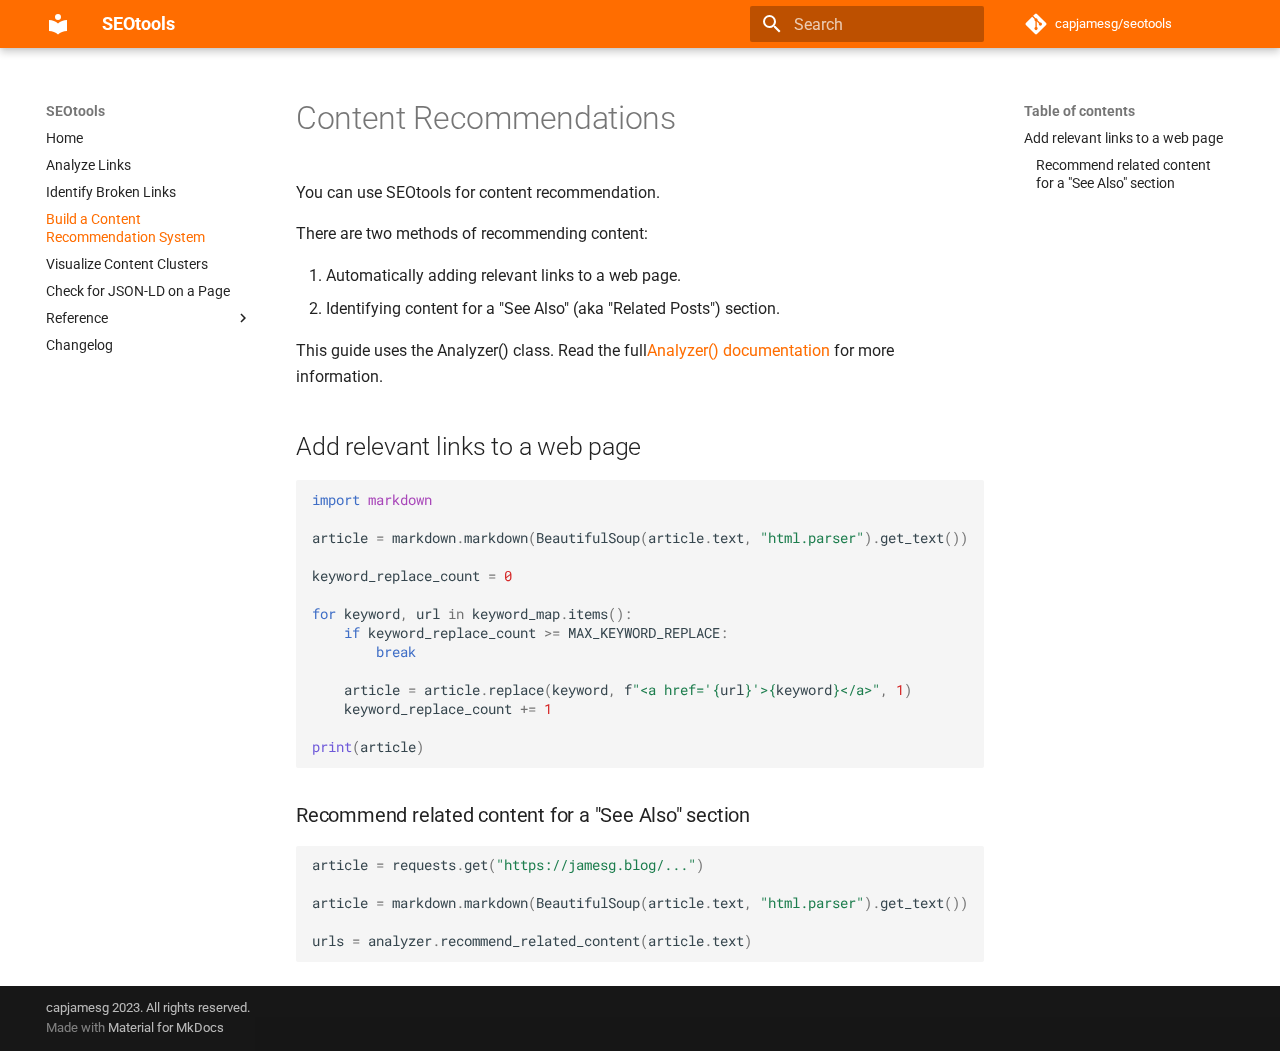
<file: recommendation/index.html>
<!doctype html>
<html lang="en" class="no-js">
  <head>
    
      <meta charset="utf-8">
      <meta name="viewport" content="width=device-width,initial-scale=1">
      
        <meta name="description" content="A set of utilities for SEOs and web developers with which to complete common tasks.">
      
      
        <meta name="author" content="capjamesg">
      
      
        <link rel="canonical" href="https://capjamesg.github.io/seotools/recommendation/">
      
      
        <link rel="prev" href="../broken_links/">
      
      
        <link rel="next" href="../topic_clusters/">
      
      <link rel="icon" href="../assets/images/favicon.png">
      <meta name="generator" content="mkdocs-1.4.3, mkdocs-material-9.1.15">
    
    
      
        <title>Build a Content Recommendation System - SEOtools</title>
      
    
    
      <link rel="stylesheet" href="../assets/stylesheets/main.26e3688c.min.css">
      
      

    
    
    
      
        
        
        <link rel="preconnect" href="https://fonts.gstatic.com" crossorigin>
        <link rel="stylesheet" href="https://fonts.googleapis.com/css?family=Roboto:300,300i,400,400i,700,700i%7CRoboto+Mono:400,400i,700,700i&display=fallback">
        <style>:root{--md-text-font:"Roboto";--md-code-font:"Roboto Mono"}</style>
      
    
    
      <link rel="stylesheet" href="../assets/_mkdocstrings.css">
    
      <link rel="stylesheet" href="../styles/styles.css">
    
    <script>__md_scope=new URL("..",location),__md_hash=e=>[...e].reduce((e,_)=>(e<<5)-e+_.charCodeAt(0),0),__md_get=(e,_=localStorage,t=__md_scope)=>JSON.parse(_.getItem(t.pathname+"."+e)),__md_set=(e,_,t=localStorage,a=__md_scope)=>{try{t.setItem(a.pathname+"."+e,JSON.stringify(_))}catch(e){}}</script>
    
      

    
    
    
  </head>
  
  
    <body dir="ltr">
  
    
    
      <script>var palette=__md_get("__palette");if(palette&&"object"==typeof palette.color)for(var key of Object.keys(palette.color))document.body.setAttribute("data-md-color-"+key,palette.color[key])</script>
    
    <input class="md-toggle" data-md-toggle="drawer" type="checkbox" id="__drawer" autocomplete="off">
    <input class="md-toggle" data-md-toggle="search" type="checkbox" id="__search" autocomplete="off">
    <label class="md-overlay" for="__drawer"></label>
    <div data-md-component="skip">
      
        
        <a href="#content-recommendations" class="md-skip">
          Skip to content
        </a>
      
    </div>
    <div data-md-component="announce">
      
    </div>
    
    
      

  

<header class="md-header md-header--shadow" data-md-component="header">
  <nav class="md-header__inner md-grid" aria-label="Header">
    <a href=".." title="SEOtools" class="md-header__button md-logo" aria-label="SEOtools" data-md-component="logo">
      
  
  <svg xmlns="http://www.w3.org/2000/svg" viewBox="0 0 24 24"><path d="M12 8a3 3 0 0 0 3-3 3 3 0 0 0-3-3 3 3 0 0 0-3 3 3 3 0 0 0 3 3m0 3.54C9.64 9.35 6.5 8 3 8v11c3.5 0 6.64 1.35 9 3.54 2.36-2.19 5.5-3.54 9-3.54V8c-3.5 0-6.64 1.35-9 3.54Z"/></svg>

    </a>
    <label class="md-header__button md-icon" for="__drawer">
      <svg xmlns="http://www.w3.org/2000/svg" viewBox="0 0 24 24"><path d="M3 6h18v2H3V6m0 5h18v2H3v-2m0 5h18v2H3v-2Z"/></svg>
    </label>
    <div class="md-header__title" data-md-component="header-title">
      <div class="md-header__ellipsis">
        <div class="md-header__topic">
          <span class="md-ellipsis">
            SEOtools
          </span>
        </div>
        <div class="md-header__topic" data-md-component="header-topic">
          <span class="md-ellipsis">
            
              Build a Content Recommendation System
            
          </span>
        </div>
      </div>
    </div>
    
    
    
      <label class="md-header__button md-icon" for="__search">
        <svg xmlns="http://www.w3.org/2000/svg" viewBox="0 0 24 24"><path d="M9.5 3A6.5 6.5 0 0 1 16 9.5c0 1.61-.59 3.09-1.56 4.23l.27.27h.79l5 5-1.5 1.5-5-5v-.79l-.27-.27A6.516 6.516 0 0 1 9.5 16 6.5 6.5 0 0 1 3 9.5 6.5 6.5 0 0 1 9.5 3m0 2C7 5 5 7 5 9.5S7 14 9.5 14 14 12 14 9.5 12 5 9.5 5Z"/></svg>
      </label>
      <div class="md-search" data-md-component="search" role="dialog">
  <label class="md-search__overlay" for="__search"></label>
  <div class="md-search__inner" role="search">
    <form class="md-search__form" name="search">
      <input type="text" class="md-search__input" name="query" aria-label="Search" placeholder="Search" autocapitalize="off" autocorrect="off" autocomplete="off" spellcheck="false" data-md-component="search-query" required>
      <label class="md-search__icon md-icon" for="__search">
        <svg xmlns="http://www.w3.org/2000/svg" viewBox="0 0 24 24"><path d="M9.5 3A6.5 6.5 0 0 1 16 9.5c0 1.61-.59 3.09-1.56 4.23l.27.27h.79l5 5-1.5 1.5-5-5v-.79l-.27-.27A6.516 6.516 0 0 1 9.5 16 6.5 6.5 0 0 1 3 9.5 6.5 6.5 0 0 1 9.5 3m0 2C7 5 5 7 5 9.5S7 14 9.5 14 14 12 14 9.5 12 5 9.5 5Z"/></svg>
        <svg xmlns="http://www.w3.org/2000/svg" viewBox="0 0 24 24"><path d="M20 11v2H8l5.5 5.5-1.42 1.42L4.16 12l7.92-7.92L13.5 5.5 8 11h12Z"/></svg>
      </label>
      <nav class="md-search__options" aria-label="Search">
        
        <button type="reset" class="md-search__icon md-icon" title="Clear" aria-label="Clear" tabindex="-1">
          <svg xmlns="http://www.w3.org/2000/svg" viewBox="0 0 24 24"><path d="M19 6.41 17.59 5 12 10.59 6.41 5 5 6.41 10.59 12 5 17.59 6.41 19 12 13.41 17.59 19 19 17.59 13.41 12 19 6.41Z"/></svg>
        </button>
      </nav>
      
    </form>
    <div class="md-search__output">
      <div class="md-search__scrollwrap" data-md-scrollfix>
        <div class="md-search-result" data-md-component="search-result">
          <div class="md-search-result__meta">
            Initializing search
          </div>
          <ol class="md-search-result__list" role="presentation"></ol>
        </div>
      </div>
    </div>
  </div>
</div>
    
    
      <div class="md-header__source">
        <a href="https://github.com/capjamesg/seotools" title="Go to repository" class="md-source" data-md-component="source">
  <div class="md-source__icon md-icon">
    
    <svg xmlns="http://www.w3.org/2000/svg" viewBox="0 0 448 512"><!--! Font Awesome Free 6.4.0 by @fontawesome - https://fontawesome.com License - https://fontawesome.com/license/free (Icons: CC BY 4.0, Fonts: SIL OFL 1.1, Code: MIT License) Copyright 2023 Fonticons, Inc.--><path d="M439.55 236.05 244 40.45a28.87 28.87 0 0 0-40.81 0l-40.66 40.63 51.52 51.52c27.06-9.14 52.68 16.77 43.39 43.68l49.66 49.66c34.23-11.8 61.18 31 35.47 56.69-26.49 26.49-70.21-2.87-56-37.34L240.22 199v121.85c25.3 12.54 22.26 41.85 9.08 55a34.34 34.34 0 0 1-48.55 0c-17.57-17.6-11.07-46.91 11.25-56v-123c-20.8-8.51-24.6-30.74-18.64-45L142.57 101 8.45 235.14a28.86 28.86 0 0 0 0 40.81l195.61 195.6a28.86 28.86 0 0 0 40.8 0l194.69-194.69a28.86 28.86 0 0 0 0-40.81z"/></svg>
  </div>
  <div class="md-source__repository">
    capjamesg/seotools
  </div>
</a>
      </div>
    
  </nav>
  
</header>
    
    <div class="md-container" data-md-component="container">
      
      
        
          
        
      
      <main class="md-main" data-md-component="main">
        <div class="md-main__inner md-grid">
          
            
              
              <div class="md-sidebar md-sidebar--primary" data-md-component="sidebar" data-md-type="navigation" >
                <div class="md-sidebar__scrollwrap">
                  <div class="md-sidebar__inner">
                    


<nav class="md-nav md-nav--primary" aria-label="Navigation" data-md-level="0">
  <label class="md-nav__title" for="__drawer">
    <a href=".." title="SEOtools" class="md-nav__button md-logo" aria-label="SEOtools" data-md-component="logo">
      
  
  <svg xmlns="http://www.w3.org/2000/svg" viewBox="0 0 24 24"><path d="M12 8a3 3 0 0 0 3-3 3 3 0 0 0-3-3 3 3 0 0 0-3 3 3 3 0 0 0 3 3m0 3.54C9.64 9.35 6.5 8 3 8v11c3.5 0 6.64 1.35 9 3.54 2.36-2.19 5.5-3.54 9-3.54V8c-3.5 0-6.64 1.35-9 3.54Z"/></svg>

    </a>
    SEOtools
  </label>
  
    <div class="md-nav__source">
      <a href="https://github.com/capjamesg/seotools" title="Go to repository" class="md-source" data-md-component="source">
  <div class="md-source__icon md-icon">
    
    <svg xmlns="http://www.w3.org/2000/svg" viewBox="0 0 448 512"><!--! Font Awesome Free 6.4.0 by @fontawesome - https://fontawesome.com License - https://fontawesome.com/license/free (Icons: CC BY 4.0, Fonts: SIL OFL 1.1, Code: MIT License) Copyright 2023 Fonticons, Inc.--><path d="M439.55 236.05 244 40.45a28.87 28.87 0 0 0-40.81 0l-40.66 40.63 51.52 51.52c27.06-9.14 52.68 16.77 43.39 43.68l49.66 49.66c34.23-11.8 61.18 31 35.47 56.69-26.49 26.49-70.21-2.87-56-37.34L240.22 199v121.85c25.3 12.54 22.26 41.85 9.08 55a34.34 34.34 0 0 1-48.55 0c-17.57-17.6-11.07-46.91 11.25-56v-123c-20.8-8.51-24.6-30.74-18.64-45L142.57 101 8.45 235.14a28.86 28.86 0 0 0 0 40.81l195.61 195.6a28.86 28.86 0 0 0 40.8 0l194.69-194.69a28.86 28.86 0 0 0 0-40.81z"/></svg>
  </div>
  <div class="md-source__repository">
    capjamesg/seotools
  </div>
</a>
    </div>
  
  <ul class="md-nav__list" data-md-scrollfix>
    
      
      
      

  
  
  
    <li class="md-nav__item">
      <a href=".." class="md-nav__link">
        Home
      </a>
    </li>
  

    
      
      
      

  
  
  
    <li class="md-nav__item">
      <a href="../links.md" class="md-nav__link">
        Analyze Links
      </a>
    </li>
  

    
      
      
      

  
  
  
    <li class="md-nav__item">
      <a href="../broken_links/" class="md-nav__link">
        Identify Broken Links
      </a>
    </li>
  

    
      
      
      

  
  
    
  
  
    <li class="md-nav__item md-nav__item--active">
      
      <input class="md-nav__toggle md-toggle" type="checkbox" id="__toc">
      
      
        
      
      
        <label class="md-nav__link md-nav__link--active" for="__toc">
          Build a Content Recommendation System
          <span class="md-nav__icon md-icon"></span>
        </label>
      
      <a href="./" class="md-nav__link md-nav__link--active">
        Build a Content Recommendation System
      </a>
      
        

<nav class="md-nav md-nav--secondary" aria-label="Table of contents">
  
  
  
    
  
  
    <label class="md-nav__title" for="__toc">
      <span class="md-nav__icon md-icon"></span>
      Table of contents
    </label>
    <ul class="md-nav__list" data-md-component="toc" data-md-scrollfix>
      
        <li class="md-nav__item">
  <a href="#add-relevant-links-to-a-web-page" class="md-nav__link">
    Add relevant links to a web page
  </a>
  
    <nav class="md-nav" aria-label="Add relevant links to a web page">
      <ul class="md-nav__list">
        
          <li class="md-nav__item">
  <a href="#recommend-related-content-for-a-see-also-section" class="md-nav__link">
    Recommend related content for a "See Also" section
  </a>
  
</li>
        
      </ul>
    </nav>
  
</li>
      
    </ul>
  
</nav>
      
    </li>
  

    
      
      
      

  
  
  
    <li class="md-nav__item">
      <a href="../topic_clusters/" class="md-nav__link">
        Visualize Content Clusters
      </a>
    </li>
  

    
      
      
      

  
  
  
    <li class="md-nav__item">
      <a href="../jsonld/" class="md-nav__link">
        Check for JSON-LD on a Page
      </a>
    </li>
  

    
      
      
      

  
  
  
    
    <li class="md-nav__item md-nav__item--nested">
      
      
      
      
      <input class="md-nav__toggle md-toggle " type="checkbox" id="__nav_7" >
      
      
      
        <label class="md-nav__link" for="__nav_7" id="__nav_7_label" tabindex="0">
          Reference
          <span class="md-nav__icon md-icon"></span>
        </label>
      
      <nav class="md-nav" data-md-level="1" aria-labelledby="__nav_7_label" aria-expanded="false">
        <label class="md-nav__title" for="__nav_7">
          <span class="md-nav__icon md-icon"></span>
          Reference
        </label>
        <ul class="md-nav__list" data-md-scrollfix>
          
            
              
  
  
  
    <li class="md-nav__item">
      <a href="../reference/analyzer/" class="md-nav__link">
        Analyzer
      </a>
    </li>
  

            
          
            
              
  
  
  
    <li class="md-nav__item">
      <a href="../reference/crawl_log_analyzer/" class="md-nav__link">
        CrawlLogAnalyzer
      </a>
    </li>
  

            
          
        </ul>
      </nav>
    </li>
  

    
      
      
      

  
  
  
    <li class="md-nav__item">
      <a href="../changelog/" class="md-nav__link">
        Changelog
      </a>
    </li>
  

    
  </ul>
</nav>
                  </div>
                </div>
              </div>
            
            
              
              <div class="md-sidebar md-sidebar--secondary" data-md-component="sidebar" data-md-type="toc" >
                <div class="md-sidebar__scrollwrap">
                  <div class="md-sidebar__inner">
                    

<nav class="md-nav md-nav--secondary" aria-label="Table of contents">
  
  
  
    
  
  
    <label class="md-nav__title" for="__toc">
      <span class="md-nav__icon md-icon"></span>
      Table of contents
    </label>
    <ul class="md-nav__list" data-md-component="toc" data-md-scrollfix>
      
        <li class="md-nav__item">
  <a href="#add-relevant-links-to-a-web-page" class="md-nav__link">
    Add relevant links to a web page
  </a>
  
    <nav class="md-nav" aria-label="Add relevant links to a web page">
      <ul class="md-nav__list">
        
          <li class="md-nav__item">
  <a href="#recommend-related-content-for-a-see-also-section" class="md-nav__link">
    Recommend related content for a "See Also" section
  </a>
  
</li>
        
      </ul>
    </nav>
  
</li>
      
    </ul>
  
</nav>
                  </div>
                </div>
              </div>
            
          
          
            <div class="md-content" data-md-component="content">
              <article class="md-content__inner md-typeset">
                
                  

  
  


<h1 id="content-recommendations">Content Recommendations<a class="headerlink" href="#content-recommendations" title="Permanent link">&para;</a></h1>
<p>You can use SEOtools for content recommendation.</p>
<p>There are two methods of recommending content:</p>
<ol>
<li>Automatically adding relevant links to a web page.</li>
<li>Identifying content for a "See Also" (aka "Related Posts") section.</li>
</ol>
<p>This guide uses the Analyzer() class. Read the full<a href="../reference/analyzer/">Analyzer() documentation</a> for more information.</p>
<h2 id="add-relevant-links-to-a-web-page">Add relevant links to a web page<a class="headerlink" href="#add-relevant-links-to-a-web-page" title="Permanent link">&para;</a></h2>
<div class="highlight"><pre><span></span><code><span class="kn">import</span> <span class="nn">markdown</span>

<span class="n">article</span> <span class="o">=</span> <span class="n">markdown</span><span class="o">.</span><span class="n">markdown</span><span class="p">(</span><span class="n">BeautifulSoup</span><span class="p">(</span><span class="n">article</span><span class="o">.</span><span class="n">text</span><span class="p">,</span> <span class="s2">&quot;html.parser&quot;</span><span class="p">)</span><span class="o">.</span><span class="n">get_text</span><span class="p">())</span>

<span class="n">keyword_replace_count</span> <span class="o">=</span> <span class="mi">0</span>

<span class="k">for</span> <span class="n">keyword</span><span class="p">,</span> <span class="n">url</span> <span class="ow">in</span> <span class="n">keyword_map</span><span class="o">.</span><span class="n">items</span><span class="p">():</span>
    <span class="k">if</span> <span class="n">keyword_replace_count</span> <span class="o">&gt;=</span> <span class="n">MAX_KEYWORD_REPLACE</span><span class="p">:</span>
        <span class="k">break</span>

    <span class="n">article</span> <span class="o">=</span> <span class="n">article</span><span class="o">.</span><span class="n">replace</span><span class="p">(</span><span class="n">keyword</span><span class="p">,</span> <span class="sa">f</span><span class="s2">&quot;&lt;a href=&#39;</span><span class="si">{</span><span class="n">url</span><span class="si">}</span><span class="s2">&#39;&gt;</span><span class="si">{</span><span class="n">keyword</span><span class="si">}</span><span class="s2">&lt;/a&gt;&quot;</span><span class="p">,</span> <span class="mi">1</span><span class="p">)</span>
    <span class="n">keyword_replace_count</span> <span class="o">+=</span> <span class="mi">1</span>

<span class="nb">print</span><span class="p">(</span><span class="n">article</span><span class="p">)</span>
</code></pre></div>
<h3 id="recommend-related-content-for-a-see-also-section">Recommend related content for a "See Also" section<a class="headerlink" href="#recommend-related-content-for-a-see-also-section" title="Permanent link">&para;</a></h3>
<div class="highlight"><pre><span></span><code><span class="n">article</span> <span class="o">=</span> <span class="n">requests</span><span class="o">.</span><span class="n">get</span><span class="p">(</span><span class="s2">&quot;https://jamesg.blog/...&quot;</span><span class="p">)</span>

<span class="n">article</span> <span class="o">=</span> <span class="n">markdown</span><span class="o">.</span><span class="n">markdown</span><span class="p">(</span><span class="n">BeautifulSoup</span><span class="p">(</span><span class="n">article</span><span class="o">.</span><span class="n">text</span><span class="p">,</span> <span class="s2">&quot;html.parser&quot;</span><span class="p">)</span><span class="o">.</span><span class="n">get_text</span><span class="p">())</span>

<span class="n">urls</span> <span class="o">=</span> <span class="n">analyzer</span><span class="o">.</span><span class="n">recommend_related_content</span><span class="p">(</span><span class="n">article</span><span class="o">.</span><span class="n">text</span><span class="p">)</span>
</code></pre></div>





                
              </article>
            </div>
          
          
        </div>
        
      </main>
      
        <footer class="md-footer">
  
  <div class="md-footer-meta md-typeset">
    <div class="md-footer-meta__inner md-grid">
      <div class="md-copyright">
  
    <div class="md-copyright__highlight">
      capjamesg 2023. All rights reserved.
    </div>
  
  
    Made with
    <a href="https://squidfunk.github.io/mkdocs-material/" target="_blank" rel="noopener">
      Material for MkDocs
    </a>
  
</div>
      
    </div>
  </div>
</footer>
      
    </div>
    <div class="md-dialog" data-md-component="dialog">
      <div class="md-dialog__inner md-typeset"></div>
    </div>
    
    <script id="__config" type="application/json">{"base": "..", "features": [], "search": "../assets/javascripts/workers/search.208ed371.min.js", "translations": {"clipboard.copied": "Copied to clipboard", "clipboard.copy": "Copy to clipboard", "search.result.more.one": "1 more on this page", "search.result.more.other": "# more on this page", "search.result.none": "No matching documents", "search.result.one": "1 matching document", "search.result.other": "# matching documents", "search.result.placeholder": "Type to start searching", "search.result.term.missing": "Missing", "select.version": "Select version"}}</script>
    
    
      <script src="../assets/javascripts/bundle.b4d07000.min.js"></script>
      
    
  </body>
</html>
</file>
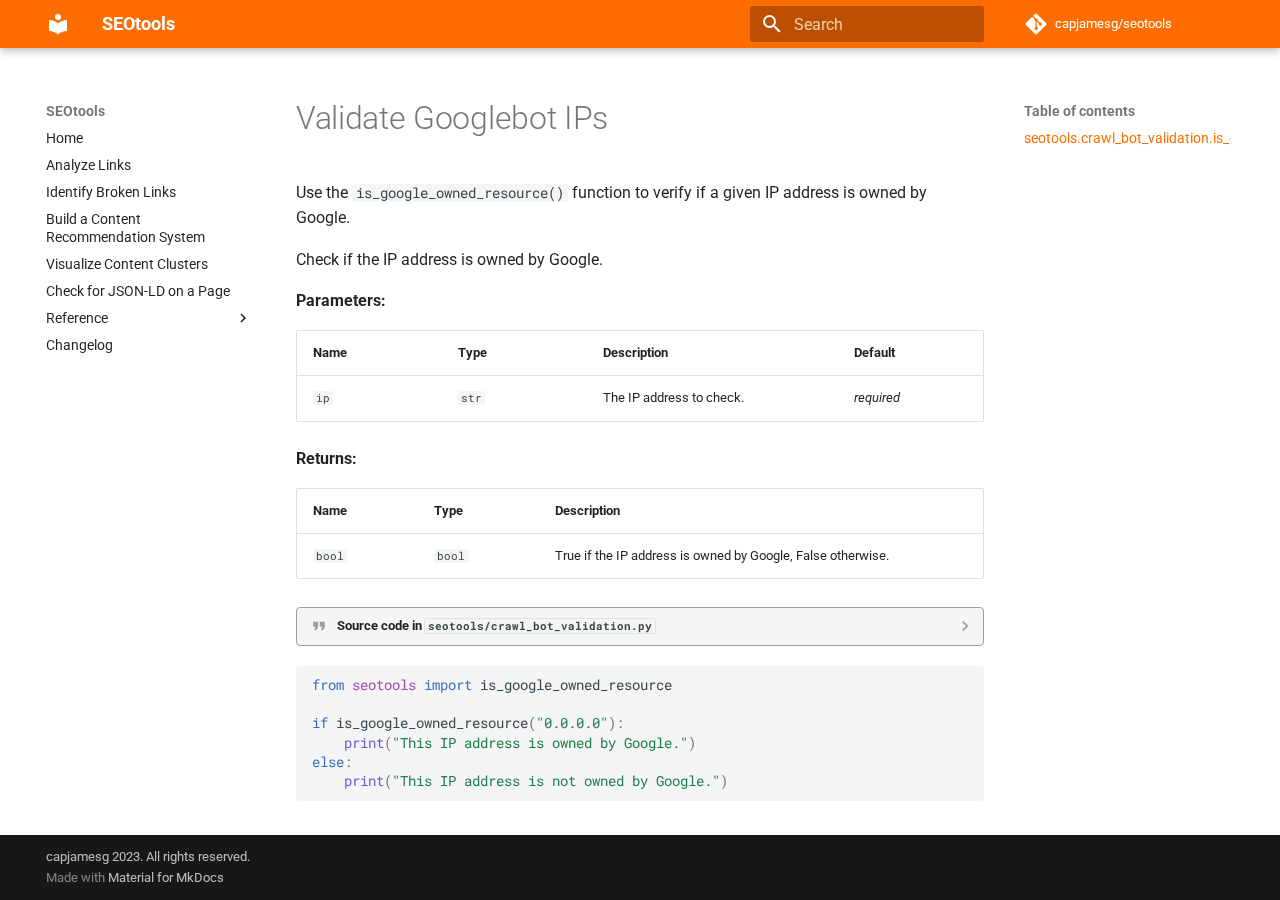
<file: helpers/validate_googlebot_ips/index.html>
<!doctype html>
<html lang="en" class="no-js">
  <head>
    
      <meta charset="utf-8">
      <meta name="viewport" content="width=device-width,initial-scale=1">
      
        <meta name="description" content="A set of utilities for SEOs and web developers with which to complete common tasks.">
      
      
        <meta name="author" content="capjamesg">
      
      
        <link rel="canonical" href="https://capjamesg.github.io/seotools/helpers/validate_googlebot_ips/">
      
      
      
      <link rel="icon" href="../../assets/images/favicon.png">
      <meta name="generator" content="mkdocs-1.4.3, mkdocs-material-9.1.15">
    
    
      
        <title>Validate Googlebot IPs - SEOtools</title>
      
    
    
      <link rel="stylesheet" href="../../assets/stylesheets/main.26e3688c.min.css">
      
      

    
    
    
      
        
        
        <link rel="preconnect" href="https://fonts.gstatic.com" crossorigin>
        <link rel="stylesheet" href="https://fonts.googleapis.com/css?family=Roboto:300,300i,400,400i,700,700i%7CRoboto+Mono:400,400i,700,700i&display=fallback">
        <style>:root{--md-text-font:"Roboto";--md-code-font:"Roboto Mono"}</style>
      
    
    
      <link rel="stylesheet" href="../../assets/_mkdocstrings.css">
    
      <link rel="stylesheet" href="../../styles/styles.css">
    
    <script>__md_scope=new URL("../..",location),__md_hash=e=>[...e].reduce((e,_)=>(e<<5)-e+_.charCodeAt(0),0),__md_get=(e,_=localStorage,t=__md_scope)=>JSON.parse(_.getItem(t.pathname+"."+e)),__md_set=(e,_,t=localStorage,a=__md_scope)=>{try{t.setItem(a.pathname+"."+e,JSON.stringify(_))}catch(e){}}</script>
    
      

    
    
    
  </head>
  
  
    <body dir="ltr">
  
    
    
      <script>var palette=__md_get("__palette");if(palette&&"object"==typeof palette.color)for(var key of Object.keys(palette.color))document.body.setAttribute("data-md-color-"+key,palette.color[key])</script>
    
    <input class="md-toggle" data-md-toggle="drawer" type="checkbox" id="__drawer" autocomplete="off">
    <input class="md-toggle" data-md-toggle="search" type="checkbox" id="__search" autocomplete="off">
    <label class="md-overlay" for="__drawer"></label>
    <div data-md-component="skip">
      
        
        <a href="#validate-googlebot-ips" class="md-skip">
          Skip to content
        </a>
      
    </div>
    <div data-md-component="announce">
      
    </div>
    
    
      

  

<header class="md-header md-header--shadow" data-md-component="header">
  <nav class="md-header__inner md-grid" aria-label="Header">
    <a href="../.." title="SEOtools" class="md-header__button md-logo" aria-label="SEOtools" data-md-component="logo">
      
  
  <svg xmlns="http://www.w3.org/2000/svg" viewBox="0 0 24 24"><path d="M12 8a3 3 0 0 0 3-3 3 3 0 0 0-3-3 3 3 0 0 0-3 3 3 3 0 0 0 3 3m0 3.54C9.64 9.35 6.5 8 3 8v11c3.5 0 6.64 1.35 9 3.54 2.36-2.19 5.5-3.54 9-3.54V8c-3.5 0-6.64 1.35-9 3.54Z"/></svg>

    </a>
    <label class="md-header__button md-icon" for="__drawer">
      <svg xmlns="http://www.w3.org/2000/svg" viewBox="0 0 24 24"><path d="M3 6h18v2H3V6m0 5h18v2H3v-2m0 5h18v2H3v-2Z"/></svg>
    </label>
    <div class="md-header__title" data-md-component="header-title">
      <div class="md-header__ellipsis">
        <div class="md-header__topic">
          <span class="md-ellipsis">
            SEOtools
          </span>
        </div>
        <div class="md-header__topic" data-md-component="header-topic">
          <span class="md-ellipsis">
            
              Validate Googlebot IPs
            
          </span>
        </div>
      </div>
    </div>
    
    
    
      <label class="md-header__button md-icon" for="__search">
        <svg xmlns="http://www.w3.org/2000/svg" viewBox="0 0 24 24"><path d="M9.5 3A6.5 6.5 0 0 1 16 9.5c0 1.61-.59 3.09-1.56 4.23l.27.27h.79l5 5-1.5 1.5-5-5v-.79l-.27-.27A6.516 6.516 0 0 1 9.5 16 6.5 6.5 0 0 1 3 9.5 6.5 6.5 0 0 1 9.5 3m0 2C7 5 5 7 5 9.5S7 14 9.5 14 14 12 14 9.5 12 5 9.5 5Z"/></svg>
      </label>
      <div class="md-search" data-md-component="search" role="dialog">
  <label class="md-search__overlay" for="__search"></label>
  <div class="md-search__inner" role="search">
    <form class="md-search__form" name="search">
      <input type="text" class="md-search__input" name="query" aria-label="Search" placeholder="Search" autocapitalize="off" autocorrect="off" autocomplete="off" spellcheck="false" data-md-component="search-query" required>
      <label class="md-search__icon md-icon" for="__search">
        <svg xmlns="http://www.w3.org/2000/svg" viewBox="0 0 24 24"><path d="M9.5 3A6.5 6.5 0 0 1 16 9.5c0 1.61-.59 3.09-1.56 4.23l.27.27h.79l5 5-1.5 1.5-5-5v-.79l-.27-.27A6.516 6.516 0 0 1 9.5 16 6.5 6.5 0 0 1 3 9.5 6.5 6.5 0 0 1 9.5 3m0 2C7 5 5 7 5 9.5S7 14 9.5 14 14 12 14 9.5 12 5 9.5 5Z"/></svg>
        <svg xmlns="http://www.w3.org/2000/svg" viewBox="0 0 24 24"><path d="M20 11v2H8l5.5 5.5-1.42 1.42L4.16 12l7.92-7.92L13.5 5.5 8 11h12Z"/></svg>
      </label>
      <nav class="md-search__options" aria-label="Search">
        
        <button type="reset" class="md-search__icon md-icon" title="Clear" aria-label="Clear" tabindex="-1">
          <svg xmlns="http://www.w3.org/2000/svg" viewBox="0 0 24 24"><path d="M19 6.41 17.59 5 12 10.59 6.41 5 5 6.41 10.59 12 5 17.59 6.41 19 12 13.41 17.59 19 19 17.59 13.41 12 19 6.41Z"/></svg>
        </button>
      </nav>
      
    </form>
    <div class="md-search__output">
      <div class="md-search__scrollwrap" data-md-scrollfix>
        <div class="md-search-result" data-md-component="search-result">
          <div class="md-search-result__meta">
            Initializing search
          </div>
          <ol class="md-search-result__list" role="presentation"></ol>
        </div>
      </div>
    </div>
  </div>
</div>
    
    
      <div class="md-header__source">
        <a href="https://github.com/capjamesg/seotools" title="Go to repository" class="md-source" data-md-component="source">
  <div class="md-source__icon md-icon">
    
    <svg xmlns="http://www.w3.org/2000/svg" viewBox="0 0 448 512"><!--! Font Awesome Free 6.4.0 by @fontawesome - https://fontawesome.com License - https://fontawesome.com/license/free (Icons: CC BY 4.0, Fonts: SIL OFL 1.1, Code: MIT License) Copyright 2023 Fonticons, Inc.--><path d="M439.55 236.05 244 40.45a28.87 28.87 0 0 0-40.81 0l-40.66 40.63 51.52 51.52c27.06-9.14 52.68 16.77 43.39 43.68l49.66 49.66c34.23-11.8 61.18 31 35.47 56.69-26.49 26.49-70.21-2.87-56-37.34L240.22 199v121.85c25.3 12.54 22.26 41.85 9.08 55a34.34 34.34 0 0 1-48.55 0c-17.57-17.6-11.07-46.91 11.25-56v-123c-20.8-8.51-24.6-30.74-18.64-45L142.57 101 8.45 235.14a28.86 28.86 0 0 0 0 40.81l195.61 195.6a28.86 28.86 0 0 0 40.8 0l194.69-194.69a28.86 28.86 0 0 0 0-40.81z"/></svg>
  </div>
  <div class="md-source__repository">
    capjamesg/seotools
  </div>
</a>
      </div>
    
  </nav>
  
</header>
    
    <div class="md-container" data-md-component="container">
      
      
        
          
        
      
      <main class="md-main" data-md-component="main">
        <div class="md-main__inner md-grid">
          
            
              
              <div class="md-sidebar md-sidebar--primary" data-md-component="sidebar" data-md-type="navigation" >
                <div class="md-sidebar__scrollwrap">
                  <div class="md-sidebar__inner">
                    


<nav class="md-nav md-nav--primary" aria-label="Navigation" data-md-level="0">
  <label class="md-nav__title" for="__drawer">
    <a href="../.." title="SEOtools" class="md-nav__button md-logo" aria-label="SEOtools" data-md-component="logo">
      
  
  <svg xmlns="http://www.w3.org/2000/svg" viewBox="0 0 24 24"><path d="M12 8a3 3 0 0 0 3-3 3 3 0 0 0-3-3 3 3 0 0 0-3 3 3 3 0 0 0 3 3m0 3.54C9.64 9.35 6.5 8 3 8v11c3.5 0 6.64 1.35 9 3.54 2.36-2.19 5.5-3.54 9-3.54V8c-3.5 0-6.64 1.35-9 3.54Z"/></svg>

    </a>
    SEOtools
  </label>
  
    <div class="md-nav__source">
      <a href="https://github.com/capjamesg/seotools" title="Go to repository" class="md-source" data-md-component="source">
  <div class="md-source__icon md-icon">
    
    <svg xmlns="http://www.w3.org/2000/svg" viewBox="0 0 448 512"><!--! Font Awesome Free 6.4.0 by @fontawesome - https://fontawesome.com License - https://fontawesome.com/license/free (Icons: CC BY 4.0, Fonts: SIL OFL 1.1, Code: MIT License) Copyright 2023 Fonticons, Inc.--><path d="M439.55 236.05 244 40.45a28.87 28.87 0 0 0-40.81 0l-40.66 40.63 51.52 51.52c27.06-9.14 52.68 16.77 43.39 43.68l49.66 49.66c34.23-11.8 61.18 31 35.47 56.69-26.49 26.49-70.21-2.87-56-37.34L240.22 199v121.85c25.3 12.54 22.26 41.85 9.08 55a34.34 34.34 0 0 1-48.55 0c-17.57-17.6-11.07-46.91 11.25-56v-123c-20.8-8.51-24.6-30.74-18.64-45L142.57 101 8.45 235.14a28.86 28.86 0 0 0 0 40.81l195.61 195.6a28.86 28.86 0 0 0 40.8 0l194.69-194.69a28.86 28.86 0 0 0 0-40.81z"/></svg>
  </div>
  <div class="md-source__repository">
    capjamesg/seotools
  </div>
</a>
    </div>
  
  <ul class="md-nav__list" data-md-scrollfix>
    
      
      
      

  
  
  
    <li class="md-nav__item">
      <a href="../.." class="md-nav__link">
        Home
      </a>
    </li>
  

    
      
      
      

  
  
  
    <li class="md-nav__item">
      <a href="../../links.md" class="md-nav__link">
        Analyze Links
      </a>
    </li>
  

    
      
      
      

  
  
  
    <li class="md-nav__item">
      <a href="../../broken_links/" class="md-nav__link">
        Identify Broken Links
      </a>
    </li>
  

    
      
      
      

  
  
  
    <li class="md-nav__item">
      <a href="../../recommendation/" class="md-nav__link">
        Build a Content Recommendation System
      </a>
    </li>
  

    
      
      
      

  
  
  
    <li class="md-nav__item">
      <a href="../../topic_clusters/" class="md-nav__link">
        Visualize Content Clusters
      </a>
    </li>
  

    
      
      
      

  
  
  
    <li class="md-nav__item">
      <a href="../../jsonld/" class="md-nav__link">
        Check for JSON-LD on a Page
      </a>
    </li>
  

    
      
      
      

  
  
  
    
    <li class="md-nav__item md-nav__item--nested">
      
      
      
      
      <input class="md-nav__toggle md-toggle " type="checkbox" id="__nav_7" >
      
      
      
        <label class="md-nav__link" for="__nav_7" id="__nav_7_label" tabindex="0">
          Reference
          <span class="md-nav__icon md-icon"></span>
        </label>
      
      <nav class="md-nav" data-md-level="1" aria-labelledby="__nav_7_label" aria-expanded="false">
        <label class="md-nav__title" for="__nav_7">
          <span class="md-nav__icon md-icon"></span>
          Reference
        </label>
        <ul class="md-nav__list" data-md-scrollfix>
          
            
              
  
  
  
    <li class="md-nav__item">
      <a href="../../reference/analyzer/" class="md-nav__link">
        Analyzer
      </a>
    </li>
  

            
          
            
              
  
  
  
    <li class="md-nav__item">
      <a href="../../reference/crawl_log_analyzer/" class="md-nav__link">
        CrawlLogAnalyzer
      </a>
    </li>
  

            
          
        </ul>
      </nav>
    </li>
  

    
      
      
      

  
  
  
    <li class="md-nav__item">
      <a href="../../changelog/" class="md-nav__link">
        Changelog
      </a>
    </li>
  

    
  </ul>
</nav>
                  </div>
                </div>
              </div>
            
            
              
              <div class="md-sidebar md-sidebar--secondary" data-md-component="sidebar" data-md-type="toc" >
                <div class="md-sidebar__scrollwrap">
                  <div class="md-sidebar__inner">
                    

<nav class="md-nav md-nav--secondary" aria-label="Table of contents">
  
  
  
    
  
  
    <label class="md-nav__title" for="__toc">
      <span class="md-nav__icon md-icon"></span>
      Table of contents
    </label>
    <ul class="md-nav__list" data-md-component="toc" data-md-scrollfix>
      
        <li class="md-nav__item">
  <a href="#seotools.crawl_bot_validation.is_google_owned_resource" class="md-nav__link">
    seotools.crawl_bot_validation.is_google_owned_resource
  </a>
  
</li>
      
    </ul>
  
</nav>
                  </div>
                </div>
              </div>
            
          
          
            <div class="md-content" data-md-component="content">
              <article class="md-content__inner md-typeset">
                
                  

  
  


<h1 id="validate-googlebot-ips">Validate Googlebot IPs<a class="headerlink" href="#validate-googlebot-ips" title="Permanent link">&para;</a></h1>
<p>Use the <code>is_google_owned_resource()</code> function to verify if a given IP address is owned by Google.</p>


<div class="doc doc-object doc-function">


<a id="seotools.crawl_bot_validation.is_google_owned_resource"></a>
  <div class="doc doc-contents first">
  
      <p>Check if the IP address is owned by Google.</p>

  <p><strong>Parameters:</strong></p>
  <table>
    <thead>
      <tr>
        <th>Name</th>
        <th>Type</th>
        <th>Description</th>
        <th>Default</th>
      </tr>
    </thead>
    <tbody>
        <tr>
          <td><code>ip</code></td>
          <td>
                <code>str</code>
          </td>
          <td>
            <div class="doc-md-description">
              <p>The IP address to check.</p>
            </div>
          </td>
          <td>
              <em>required</em>
          </td>
        </tr>
    </tbody>
  </table>

  <p><strong>Returns:</strong></p>
  <table>
    <thead>
      <tr>
<th>Name</th>        <th>Type</th>
        <th>Description</th>
      </tr>
    </thead>
    <tbody>
        <tr>
<td><code>bool</code></td>          <td>
                <code>bool</code>
          </td>
          <td>
            <div class="doc-md-description">
              <p>True if the IP address is owned by Google, False otherwise.</p>
            </div>
          </td>
        </tr>
    </tbody>
  </table>

      <details class="quote">
        <summary>Source code in <code>seotools/crawl_bot_validation.py</code></summary>
        <div class="highlight"><table class="highlighttable"><tr><td class="linenos"><div class="linenodiv"><pre><span></span><span class="normal"> 6</span>
<span class="normal"> 7</span>
<span class="normal"> 8</span>
<span class="normal"> 9</span>
<span class="normal">10</span>
<span class="normal">11</span>
<span class="normal">12</span>
<span class="normal">13</span>
<span class="normal">14</span>
<span class="normal">15</span>
<span class="normal">16</span>
<span class="normal">17</span>
<span class="normal">18</span>
<span class="normal">19</span>
<span class="normal">20</span></pre></div></td><td class="code"><div><pre><span></span><code><span class="k">def</span> <span class="nf">is_google_owned_resource</span><span class="p">(</span><span class="n">ip</span><span class="p">:</span> <span class="nb">str</span><span class="p">)</span> <span class="o">-&gt;</span> <span class="nb">bool</span><span class="p">:</span>
<span class="w">    </span><span class="sd">&quot;&quot;&quot;</span>
<span class="sd">    Check if the IP address is owned by Google.</span>

<span class="sd">    Args:</span>
<span class="sd">        ip (str): The IP address to check.</span>

<span class="sd">    Returns:</span>
<span class="sd">        bool: True if the IP address is owned by Google, False otherwise.</span>
<span class="sd">    &quot;&quot;&quot;</span>
    <span class="k">try</span><span class="p">:</span>
        <span class="n">hostname</span> <span class="o">=</span> <span class="n">socket</span><span class="o">.</span><span class="n">gethostbyaddr</span><span class="p">(</span><span class="n">ip</span><span class="p">)[</span><span class="mi">0</span><span class="p">]</span>
        <span class="k">return</span> <span class="n">hostname</span> <span class="ow">in</span> <span class="n">GOOGLE_BOT_HOSTS</span>
    <span class="k">except</span><span class="p">:</span>
        <span class="k">return</span> <span class="kc">False</span>
</code></pre></div></td></tr></table></div>
      </details>
  </div>

</div><div class="highlight"><pre><span></span><code><span class="kn">from</span> <span class="nn">seotools</span> <span class="kn">import</span> <span class="n">is_google_owned_resource</span>

<span class="k">if</span> <span class="n">is_google_owned_resource</span><span class="p">(</span><span class="s2">&quot;0.0.0.0&quot;</span><span class="p">):</span>
    <span class="nb">print</span><span class="p">(</span><span class="s2">&quot;This IP address is owned by Google.&quot;</span><span class="p">)</span>
<span class="k">else</span><span class="p">:</span>
    <span class="nb">print</span><span class="p">(</span><span class="s2">&quot;This IP address is not owned by Google.&quot;</span><span class="p">)</span>
</code></pre></div>





                
              </article>
            </div>
          
          
        </div>
        
      </main>
      
        <footer class="md-footer">
  
  <div class="md-footer-meta md-typeset">
    <div class="md-footer-meta__inner md-grid">
      <div class="md-copyright">
  
    <div class="md-copyright__highlight">
      capjamesg 2023. All rights reserved.
    </div>
  
  
    Made with
    <a href="https://squidfunk.github.io/mkdocs-material/" target="_blank" rel="noopener">
      Material for MkDocs
    </a>
  
</div>
      
    </div>
  </div>
</footer>
      
    </div>
    <div class="md-dialog" data-md-component="dialog">
      <div class="md-dialog__inner md-typeset"></div>
    </div>
    
    <script id="__config" type="application/json">{"base": "../..", "features": [], "search": "../../assets/javascripts/workers/search.208ed371.min.js", "translations": {"clipboard.copied": "Copied to clipboard", "clipboard.copy": "Copy to clipboard", "search.result.more.one": "1 more on this page", "search.result.more.other": "# more on this page", "search.result.none": "No matching documents", "search.result.one": "1 matching document", "search.result.other": "# matching documents", "search.result.placeholder": "Type to start searching", "search.result.term.missing": "Missing", "select.version": "Select version"}}</script>
    
    
      <script src="../../assets/javascripts/bundle.b4d07000.min.js"></script>
      
    
  </body>
</html>
</file>
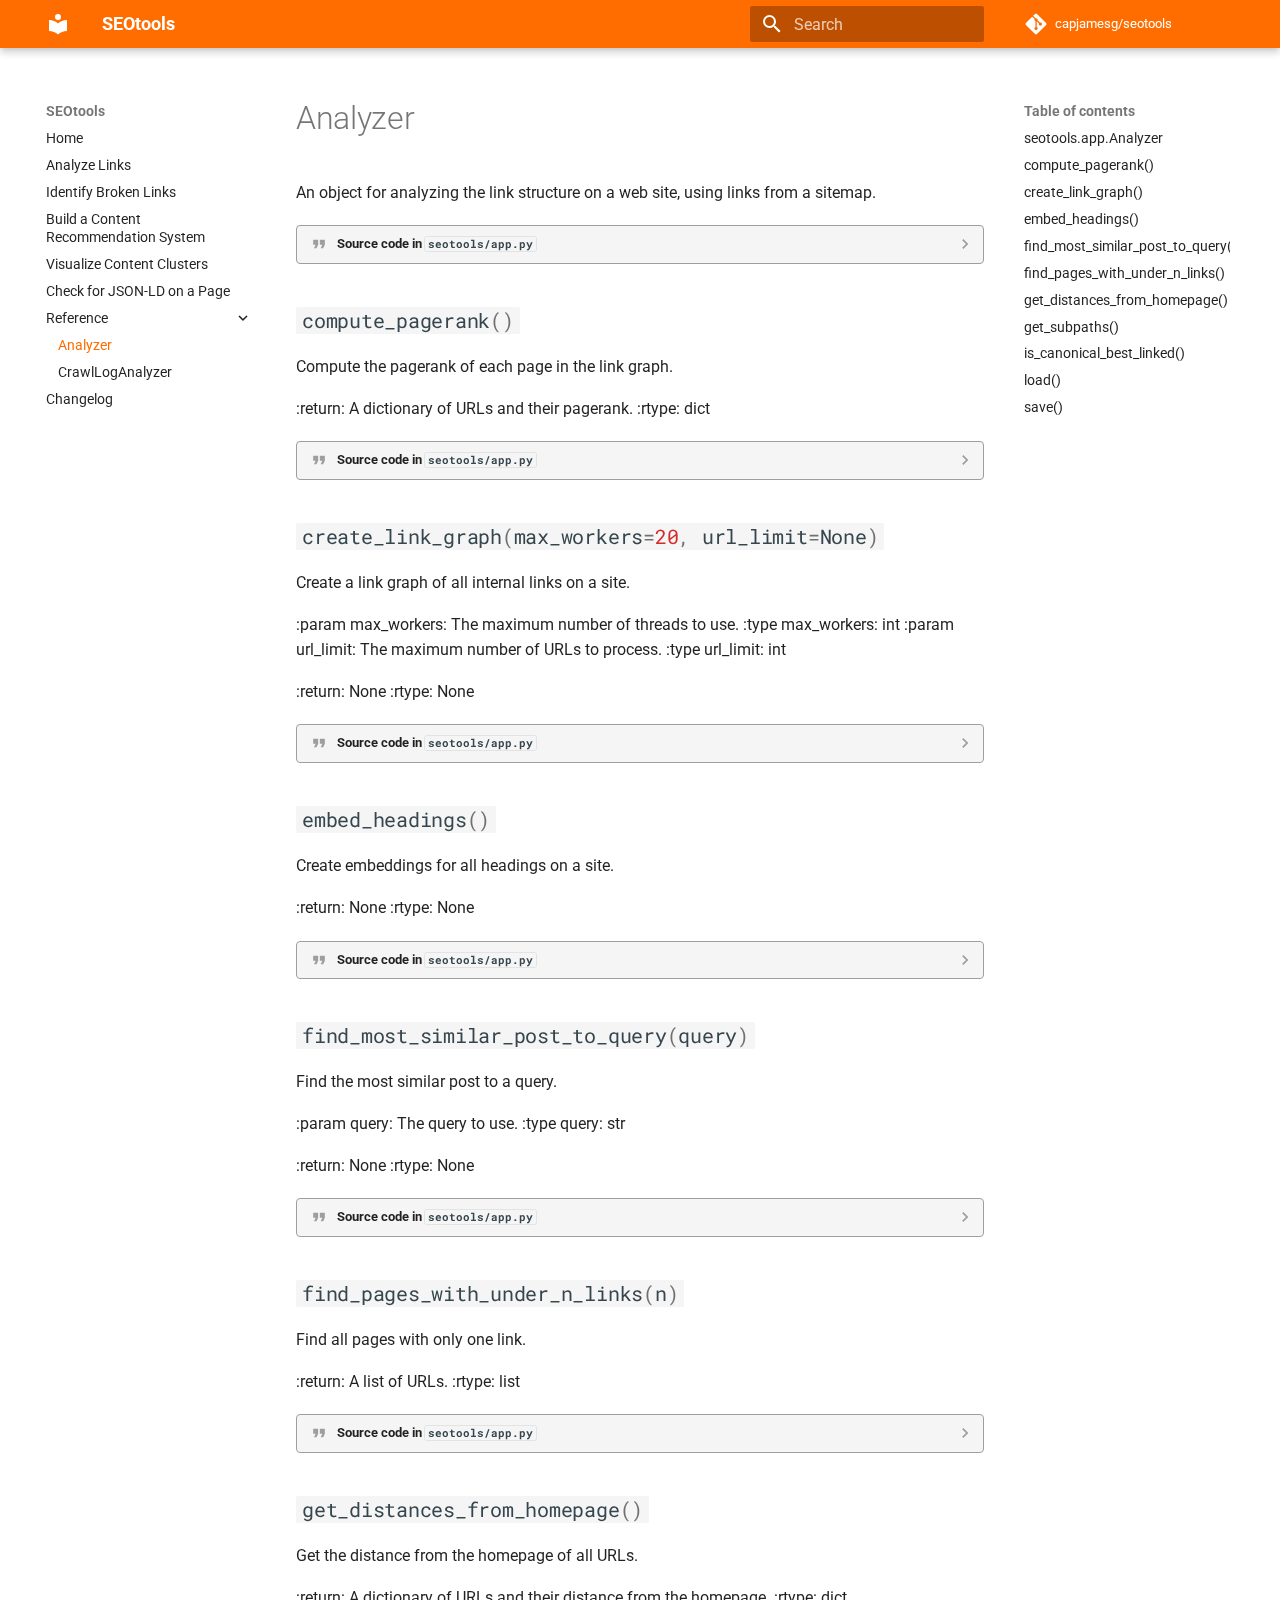
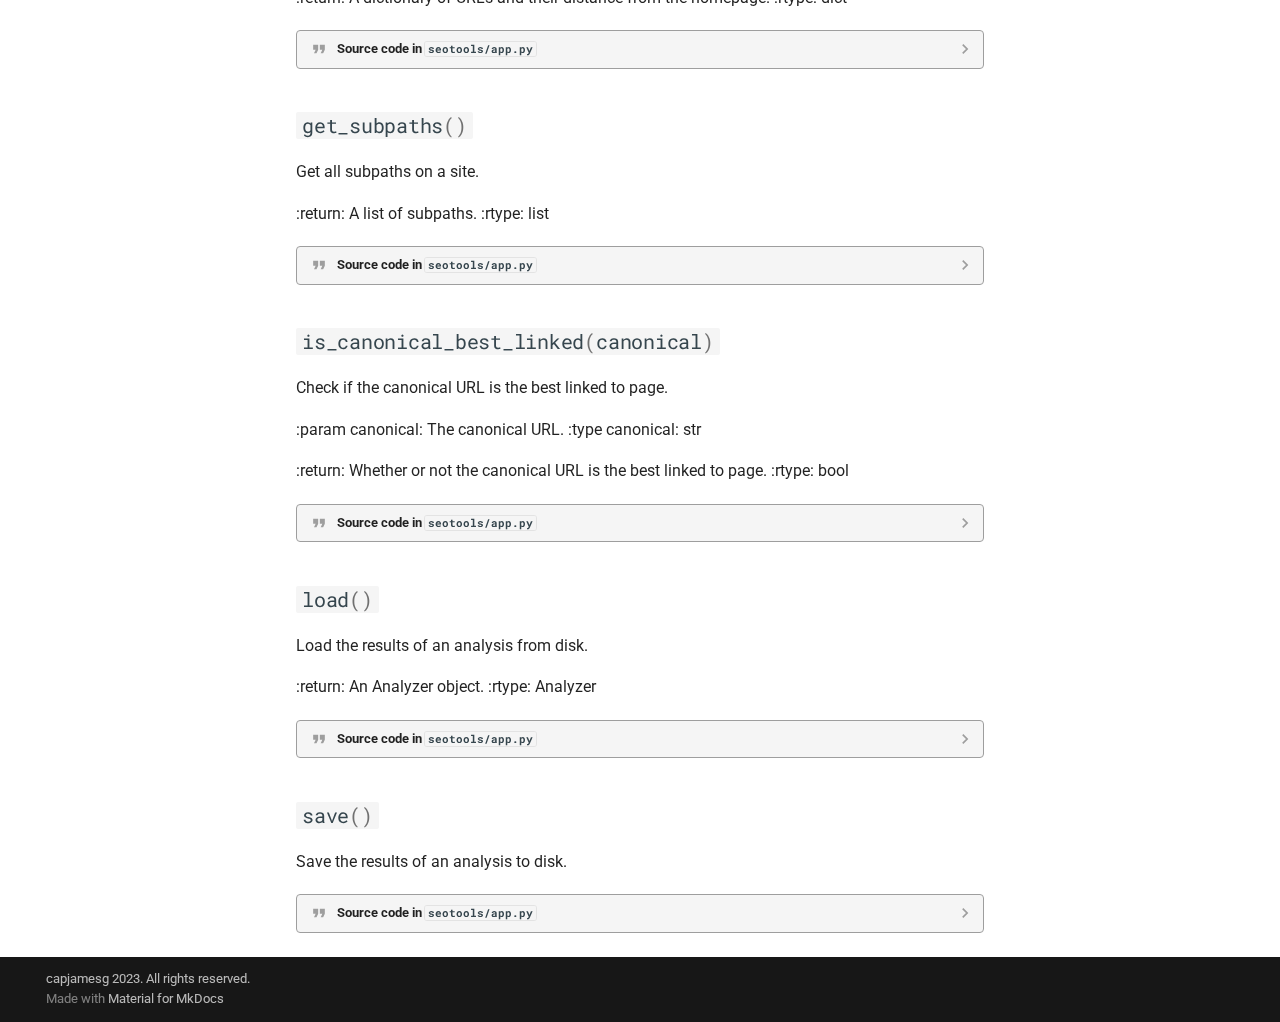
<file: reference/analyzer/index.html>
<!doctype html>
<html lang="en" class="no-js">
  <head>
    
      <meta charset="utf-8">
      <meta name="viewport" content="width=device-width,initial-scale=1">
      
        <meta name="description" content="A set of utilities for SEOs and web developers with which to complete common tasks.">
      
      
        <meta name="author" content="capjamesg">
      
      
        <link rel="canonical" href="https://capjamesg.github.io/seotools/reference/analyzer/">
      
      
        <link rel="prev" href="../../jsonld/">
      
      
        <link rel="next" href="../crawl_log_analyzer/">
      
      <link rel="icon" href="../../assets/images/favicon.png">
      <meta name="generator" content="mkdocs-1.4.3, mkdocs-material-9.1.15">
    
    
      
        <title>Analyzer - SEOtools</title>
      
    
    
      <link rel="stylesheet" href="../../assets/stylesheets/main.26e3688c.min.css">
      
      

    
    
    
      
        
        
        <link rel="preconnect" href="https://fonts.gstatic.com" crossorigin>
        <link rel="stylesheet" href="https://fonts.googleapis.com/css?family=Roboto:300,300i,400,400i,700,700i%7CRoboto+Mono:400,400i,700,700i&display=fallback">
        <style>:root{--md-text-font:"Roboto";--md-code-font:"Roboto Mono"}</style>
      
    
    
      <link rel="stylesheet" href="../../assets/_mkdocstrings.css">
    
      <link rel="stylesheet" href="../../styles/styles.css">
    
    <script>__md_scope=new URL("../..",location),__md_hash=e=>[...e].reduce((e,_)=>(e<<5)-e+_.charCodeAt(0),0),__md_get=(e,_=localStorage,t=__md_scope)=>JSON.parse(_.getItem(t.pathname+"."+e)),__md_set=(e,_,t=localStorage,a=__md_scope)=>{try{t.setItem(a.pathname+"."+e,JSON.stringify(_))}catch(e){}}</script>
    
      

    
    
    
  </head>
  
  
    <body dir="ltr">
  
    
    
      <script>var palette=__md_get("__palette");if(palette&&"object"==typeof palette.color)for(var key of Object.keys(palette.color))document.body.setAttribute("data-md-color-"+key,palette.color[key])</script>
    
    <input class="md-toggle" data-md-toggle="drawer" type="checkbox" id="__drawer" autocomplete="off">
    <input class="md-toggle" data-md-toggle="search" type="checkbox" id="__search" autocomplete="off">
    <label class="md-overlay" for="__drawer"></label>
    <div data-md-component="skip">
      
        
        <a href="#analyzer" class="md-skip">
          Skip to content
        </a>
      
    </div>
    <div data-md-component="announce">
      
    </div>
    
    
      

  

<header class="md-header md-header--shadow" data-md-component="header">
  <nav class="md-header__inner md-grid" aria-label="Header">
    <a href="../.." title="SEOtools" class="md-header__button md-logo" aria-label="SEOtools" data-md-component="logo">
      
  
  <svg xmlns="http://www.w3.org/2000/svg" viewBox="0 0 24 24"><path d="M12 8a3 3 0 0 0 3-3 3 3 0 0 0-3-3 3 3 0 0 0-3 3 3 3 0 0 0 3 3m0 3.54C9.64 9.35 6.5 8 3 8v11c3.5 0 6.64 1.35 9 3.54 2.36-2.19 5.5-3.54 9-3.54V8c-3.5 0-6.64 1.35-9 3.54Z"/></svg>

    </a>
    <label class="md-header__button md-icon" for="__drawer">
      <svg xmlns="http://www.w3.org/2000/svg" viewBox="0 0 24 24"><path d="M3 6h18v2H3V6m0 5h18v2H3v-2m0 5h18v2H3v-2Z"/></svg>
    </label>
    <div class="md-header__title" data-md-component="header-title">
      <div class="md-header__ellipsis">
        <div class="md-header__topic">
          <span class="md-ellipsis">
            SEOtools
          </span>
        </div>
        <div class="md-header__topic" data-md-component="header-topic">
          <span class="md-ellipsis">
            
              Analyzer
            
          </span>
        </div>
      </div>
    </div>
    
    
    
      <label class="md-header__button md-icon" for="__search">
        <svg xmlns="http://www.w3.org/2000/svg" viewBox="0 0 24 24"><path d="M9.5 3A6.5 6.5 0 0 1 16 9.5c0 1.61-.59 3.09-1.56 4.23l.27.27h.79l5 5-1.5 1.5-5-5v-.79l-.27-.27A6.516 6.516 0 0 1 9.5 16 6.5 6.5 0 0 1 3 9.5 6.5 6.5 0 0 1 9.5 3m0 2C7 5 5 7 5 9.5S7 14 9.5 14 14 12 14 9.5 12 5 9.5 5Z"/></svg>
      </label>
      <div class="md-search" data-md-component="search" role="dialog">
  <label class="md-search__overlay" for="__search"></label>
  <div class="md-search__inner" role="search">
    <form class="md-search__form" name="search">
      <input type="text" class="md-search__input" name="query" aria-label="Search" placeholder="Search" autocapitalize="off" autocorrect="off" autocomplete="off" spellcheck="false" data-md-component="search-query" required>
      <label class="md-search__icon md-icon" for="__search">
        <svg xmlns="http://www.w3.org/2000/svg" viewBox="0 0 24 24"><path d="M9.5 3A6.5 6.5 0 0 1 16 9.5c0 1.61-.59 3.09-1.56 4.23l.27.27h.79l5 5-1.5 1.5-5-5v-.79l-.27-.27A6.516 6.516 0 0 1 9.5 16 6.5 6.5 0 0 1 3 9.5 6.5 6.5 0 0 1 9.5 3m0 2C7 5 5 7 5 9.5S7 14 9.5 14 14 12 14 9.5 12 5 9.5 5Z"/></svg>
        <svg xmlns="http://www.w3.org/2000/svg" viewBox="0 0 24 24"><path d="M20 11v2H8l5.5 5.5-1.42 1.42L4.16 12l7.92-7.92L13.5 5.5 8 11h12Z"/></svg>
      </label>
      <nav class="md-search__options" aria-label="Search">
        
        <button type="reset" class="md-search__icon md-icon" title="Clear" aria-label="Clear" tabindex="-1">
          <svg xmlns="http://www.w3.org/2000/svg" viewBox="0 0 24 24"><path d="M19 6.41 17.59 5 12 10.59 6.41 5 5 6.41 10.59 12 5 17.59 6.41 19 12 13.41 17.59 19 19 17.59 13.41 12 19 6.41Z"/></svg>
        </button>
      </nav>
      
    </form>
    <div class="md-search__output">
      <div class="md-search__scrollwrap" data-md-scrollfix>
        <div class="md-search-result" data-md-component="search-result">
          <div class="md-search-result__meta">
            Initializing search
          </div>
          <ol class="md-search-result__list" role="presentation"></ol>
        </div>
      </div>
    </div>
  </div>
</div>
    
    
      <div class="md-header__source">
        <a href="https://github.com/capjamesg/seotools" title="Go to repository" class="md-source" data-md-component="source">
  <div class="md-source__icon md-icon">
    
    <svg xmlns="http://www.w3.org/2000/svg" viewBox="0 0 448 512"><!--! Font Awesome Free 6.4.0 by @fontawesome - https://fontawesome.com License - https://fontawesome.com/license/free (Icons: CC BY 4.0, Fonts: SIL OFL 1.1, Code: MIT License) Copyright 2023 Fonticons, Inc.--><path d="M439.55 236.05 244 40.45a28.87 28.87 0 0 0-40.81 0l-40.66 40.63 51.52 51.52c27.06-9.14 52.68 16.77 43.39 43.68l49.66 49.66c34.23-11.8 61.18 31 35.47 56.69-26.49 26.49-70.21-2.87-56-37.34L240.22 199v121.85c25.3 12.54 22.26 41.85 9.08 55a34.34 34.34 0 0 1-48.55 0c-17.57-17.6-11.07-46.91 11.25-56v-123c-20.8-8.51-24.6-30.74-18.64-45L142.57 101 8.45 235.14a28.86 28.86 0 0 0 0 40.81l195.61 195.6a28.86 28.86 0 0 0 40.8 0l194.69-194.69a28.86 28.86 0 0 0 0-40.81z"/></svg>
  </div>
  <div class="md-source__repository">
    capjamesg/seotools
  </div>
</a>
      </div>
    
  </nav>
  
</header>
    
    <div class="md-container" data-md-component="container">
      
      
        
          
        
      
      <main class="md-main" data-md-component="main">
        <div class="md-main__inner md-grid">
          
            
              
              <div class="md-sidebar md-sidebar--primary" data-md-component="sidebar" data-md-type="navigation" >
                <div class="md-sidebar__scrollwrap">
                  <div class="md-sidebar__inner">
                    


<nav class="md-nav md-nav--primary" aria-label="Navigation" data-md-level="0">
  <label class="md-nav__title" for="__drawer">
    <a href="../.." title="SEOtools" class="md-nav__button md-logo" aria-label="SEOtools" data-md-component="logo">
      
  
  <svg xmlns="http://www.w3.org/2000/svg" viewBox="0 0 24 24"><path d="M12 8a3 3 0 0 0 3-3 3 3 0 0 0-3-3 3 3 0 0 0-3 3 3 3 0 0 0 3 3m0 3.54C9.64 9.35 6.5 8 3 8v11c3.5 0 6.64 1.35 9 3.54 2.36-2.19 5.5-3.54 9-3.54V8c-3.5 0-6.64 1.35-9 3.54Z"/></svg>

    </a>
    SEOtools
  </label>
  
    <div class="md-nav__source">
      <a href="https://github.com/capjamesg/seotools" title="Go to repository" class="md-source" data-md-component="source">
  <div class="md-source__icon md-icon">
    
    <svg xmlns="http://www.w3.org/2000/svg" viewBox="0 0 448 512"><!--! Font Awesome Free 6.4.0 by @fontawesome - https://fontawesome.com License - https://fontawesome.com/license/free (Icons: CC BY 4.0, Fonts: SIL OFL 1.1, Code: MIT License) Copyright 2023 Fonticons, Inc.--><path d="M439.55 236.05 244 40.45a28.87 28.87 0 0 0-40.81 0l-40.66 40.63 51.52 51.52c27.06-9.14 52.68 16.77 43.39 43.68l49.66 49.66c34.23-11.8 61.18 31 35.47 56.69-26.49 26.49-70.21-2.87-56-37.34L240.22 199v121.85c25.3 12.54 22.26 41.85 9.08 55a34.34 34.34 0 0 1-48.55 0c-17.57-17.6-11.07-46.91 11.25-56v-123c-20.8-8.51-24.6-30.74-18.64-45L142.57 101 8.45 235.14a28.86 28.86 0 0 0 0 40.81l195.61 195.6a28.86 28.86 0 0 0 40.8 0l194.69-194.69a28.86 28.86 0 0 0 0-40.81z"/></svg>
  </div>
  <div class="md-source__repository">
    capjamesg/seotools
  </div>
</a>
    </div>
  
  <ul class="md-nav__list" data-md-scrollfix>
    
      
      
      

  
  
  
    <li class="md-nav__item">
      <a href="../.." class="md-nav__link">
        Home
      </a>
    </li>
  

    
      
      
      

  
  
  
    <li class="md-nav__item">
      <a href="../../links.md" class="md-nav__link">
        Analyze Links
      </a>
    </li>
  

    
      
      
      

  
  
  
    <li class="md-nav__item">
      <a href="../../broken_links/" class="md-nav__link">
        Identify Broken Links
      </a>
    </li>
  

    
      
      
      

  
  
  
    <li class="md-nav__item">
      <a href="../../recommendation/" class="md-nav__link">
        Build a Content Recommendation System
      </a>
    </li>
  

    
      
      
      

  
  
  
    <li class="md-nav__item">
      <a href="../../topic_clusters/" class="md-nav__link">
        Visualize Content Clusters
      </a>
    </li>
  

    
      
      
      

  
  
  
    <li class="md-nav__item">
      <a href="../../jsonld/" class="md-nav__link">
        Check for JSON-LD on a Page
      </a>
    </li>
  

    
      
      
      

  
  
    
  
  
    
    <li class="md-nav__item md-nav__item--active md-nav__item--nested">
      
      
      
      
      <input class="md-nav__toggle md-toggle " type="checkbox" id="__nav_7" checked>
      
      
      
        <label class="md-nav__link" for="__nav_7" id="__nav_7_label" tabindex="0">
          Reference
          <span class="md-nav__icon md-icon"></span>
        </label>
      
      <nav class="md-nav" data-md-level="1" aria-labelledby="__nav_7_label" aria-expanded="true">
        <label class="md-nav__title" for="__nav_7">
          <span class="md-nav__icon md-icon"></span>
          Reference
        </label>
        <ul class="md-nav__list" data-md-scrollfix>
          
            
              
  
  
    
  
  
    <li class="md-nav__item md-nav__item--active">
      
      <input class="md-nav__toggle md-toggle" type="checkbox" id="__toc">
      
      
        
      
      
        <label class="md-nav__link md-nav__link--active" for="__toc">
          Analyzer
          <span class="md-nav__icon md-icon"></span>
        </label>
      
      <a href="./" class="md-nav__link md-nav__link--active">
        Analyzer
      </a>
      
        

<nav class="md-nav md-nav--secondary" aria-label="Table of contents">
  
  
  
    
  
  
    <label class="md-nav__title" for="__toc">
      <span class="md-nav__icon md-icon"></span>
      Table of contents
    </label>
    <ul class="md-nav__list" data-md-component="toc" data-md-scrollfix>
      
        <li class="md-nav__item">
  <a href="#seotools.app.Analyzer" class="md-nav__link">
    seotools.app.Analyzer
  </a>
  
</li>
      
        <li class="md-nav__item">
  <a href="#seotools.app.Analyzer.compute_pagerank" class="md-nav__link">
    compute_pagerank()
  </a>
  
</li>
      
        <li class="md-nav__item">
  <a href="#seotools.app.Analyzer.create_link_graph" class="md-nav__link">
    create_link_graph()
  </a>
  
</li>
      
        <li class="md-nav__item">
  <a href="#seotools.app.Analyzer.embed_headings" class="md-nav__link">
    embed_headings()
  </a>
  
</li>
      
        <li class="md-nav__item">
  <a href="#seotools.app.Analyzer.find_most_similar_post_to_query" class="md-nav__link">
    find_most_similar_post_to_query()
  </a>
  
</li>
      
        <li class="md-nav__item">
  <a href="#seotools.app.Analyzer.find_pages_with_under_n_links" class="md-nav__link">
    find_pages_with_under_n_links()
  </a>
  
</li>
      
        <li class="md-nav__item">
  <a href="#seotools.app.Analyzer.get_distances_from_homepage" class="md-nav__link">
    get_distances_from_homepage()
  </a>
  
</li>
      
        <li class="md-nav__item">
  <a href="#seotools.app.Analyzer.get_subpaths" class="md-nav__link">
    get_subpaths()
  </a>
  
</li>
      
        <li class="md-nav__item">
  <a href="#seotools.app.Analyzer.is_canonical_best_linked" class="md-nav__link">
    is_canonical_best_linked()
  </a>
  
</li>
      
        <li class="md-nav__item">
  <a href="#seotools.app.Analyzer.load" class="md-nav__link">
    load()
  </a>
  
</li>
      
        <li class="md-nav__item">
  <a href="#seotools.app.Analyzer.save" class="md-nav__link">
    save()
  </a>
  
</li>
      
    </ul>
  
</nav>
      
    </li>
  

            
          
            
              
  
  
  
    <li class="md-nav__item">
      <a href="../crawl_log_analyzer/" class="md-nav__link">
        CrawlLogAnalyzer
      </a>
    </li>
  

            
          
        </ul>
      </nav>
    </li>
  

    
      
      
      

  
  
  
    <li class="md-nav__item">
      <a href="../../changelog/" class="md-nav__link">
        Changelog
      </a>
    </li>
  

    
  </ul>
</nav>
                  </div>
                </div>
              </div>
            
            
              
              <div class="md-sidebar md-sidebar--secondary" data-md-component="sidebar" data-md-type="toc" >
                <div class="md-sidebar__scrollwrap">
                  <div class="md-sidebar__inner">
                    

<nav class="md-nav md-nav--secondary" aria-label="Table of contents">
  
  
  
    
  
  
    <label class="md-nav__title" for="__toc">
      <span class="md-nav__icon md-icon"></span>
      Table of contents
    </label>
    <ul class="md-nav__list" data-md-component="toc" data-md-scrollfix>
      
        <li class="md-nav__item">
  <a href="#seotools.app.Analyzer" class="md-nav__link">
    seotools.app.Analyzer
  </a>
  
</li>
      
        <li class="md-nav__item">
  <a href="#seotools.app.Analyzer.compute_pagerank" class="md-nav__link">
    compute_pagerank()
  </a>
  
</li>
      
        <li class="md-nav__item">
  <a href="#seotools.app.Analyzer.create_link_graph" class="md-nav__link">
    create_link_graph()
  </a>
  
</li>
      
        <li class="md-nav__item">
  <a href="#seotools.app.Analyzer.embed_headings" class="md-nav__link">
    embed_headings()
  </a>
  
</li>
      
        <li class="md-nav__item">
  <a href="#seotools.app.Analyzer.find_most_similar_post_to_query" class="md-nav__link">
    find_most_similar_post_to_query()
  </a>
  
</li>
      
        <li class="md-nav__item">
  <a href="#seotools.app.Analyzer.find_pages_with_under_n_links" class="md-nav__link">
    find_pages_with_under_n_links()
  </a>
  
</li>
      
        <li class="md-nav__item">
  <a href="#seotools.app.Analyzer.get_distances_from_homepage" class="md-nav__link">
    get_distances_from_homepage()
  </a>
  
</li>
      
        <li class="md-nav__item">
  <a href="#seotools.app.Analyzer.get_subpaths" class="md-nav__link">
    get_subpaths()
  </a>
  
</li>
      
        <li class="md-nav__item">
  <a href="#seotools.app.Analyzer.is_canonical_best_linked" class="md-nav__link">
    is_canonical_best_linked()
  </a>
  
</li>
      
        <li class="md-nav__item">
  <a href="#seotools.app.Analyzer.load" class="md-nav__link">
    load()
  </a>
  
</li>
      
        <li class="md-nav__item">
  <a href="#seotools.app.Analyzer.save" class="md-nav__link">
    save()
  </a>
  
</li>
      
    </ul>
  
</nav>
                  </div>
                </div>
              </div>
            
          
          
            <div class="md-content" data-md-component="content">
              <article class="md-content__inner md-typeset">
                
                  

  
  


<h1 id="analyzer">Analyzer<a class="headerlink" href="#analyzer" title="Permanent link">&para;</a></h1>
<p>An object for analyzing the link structure on a web site, using links from a sitemap.</p>


<div class="doc doc-object doc-class">


<a id="seotools.app.Analyzer"></a>
  <div class="doc doc-contents first">



        <details class="quote">
          <summary>Source code in <code>seotools/app.py</code></summary>
          <div class="highlight"><table class="highlighttable"><tr><td class="linenos"><div class="linenodiv"><pre><span></span><span class="normal"> 87</span>
<span class="normal"> 88</span>
<span class="normal"> 89</span>
<span class="normal"> 90</span>
<span class="normal"> 91</span>
<span class="normal"> 92</span>
<span class="normal"> 93</span>
<span class="normal"> 94</span>
<span class="normal"> 95</span>
<span class="normal"> 96</span>
<span class="normal"> 97</span>
<span class="normal"> 98</span>
<span class="normal"> 99</span>
<span class="normal">100</span>
<span class="normal">101</span>
<span class="normal">102</span>
<span class="normal">103</span>
<span class="normal">104</span>
<span class="normal">105</span>
<span class="normal">106</span>
<span class="normal">107</span>
<span class="normal">108</span>
<span class="normal">109</span>
<span class="normal">110</span>
<span class="normal">111</span>
<span class="normal">112</span>
<span class="normal">113</span>
<span class="normal">114</span>
<span class="normal">115</span>
<span class="normal">116</span>
<span class="normal">117</span>
<span class="normal">118</span>
<span class="normal">119</span>
<span class="normal">120</span>
<span class="normal">121</span>
<span class="normal">122</span>
<span class="normal">123</span>
<span class="normal">124</span>
<span class="normal">125</span>
<span class="normal">126</span>
<span class="normal">127</span>
<span class="normal">128</span>
<span class="normal">129</span>
<span class="normal">130</span>
<span class="normal">131</span>
<span class="normal">132</span>
<span class="normal">133</span>
<span class="normal">134</span>
<span class="normal">135</span>
<span class="normal">136</span>
<span class="normal">137</span>
<span class="normal">138</span>
<span class="normal">139</span>
<span class="normal">140</span>
<span class="normal">141</span>
<span class="normal">142</span>
<span class="normal">143</span>
<span class="normal">144</span>
<span class="normal">145</span>
<span class="normal">146</span>
<span class="normal">147</span>
<span class="normal">148</span>
<span class="normal">149</span>
<span class="normal">150</span>
<span class="normal">151</span>
<span class="normal">152</span>
<span class="normal">153</span>
<span class="normal">154</span>
<span class="normal">155</span>
<span class="normal">156</span>
<span class="normal">157</span>
<span class="normal">158</span>
<span class="normal">159</span>
<span class="normal">160</span>
<span class="normal">161</span>
<span class="normal">162</span>
<span class="normal">163</span>
<span class="normal">164</span>
<span class="normal">165</span>
<span class="normal">166</span>
<span class="normal">167</span>
<span class="normal">168</span>
<span class="normal">169</span>
<span class="normal">170</span>
<span class="normal">171</span>
<span class="normal">172</span>
<span class="normal">173</span>
<span class="normal">174</span>
<span class="normal">175</span>
<span class="normal">176</span>
<span class="normal">177</span>
<span class="normal">178</span>
<span class="normal">179</span>
<span class="normal">180</span>
<span class="normal">181</span>
<span class="normal">182</span>
<span class="normal">183</span>
<span class="normal">184</span>
<span class="normal">185</span>
<span class="normal">186</span>
<span class="normal">187</span>
<span class="normal">188</span>
<span class="normal">189</span>
<span class="normal">190</span>
<span class="normal">191</span>
<span class="normal">192</span>
<span class="normal">193</span>
<span class="normal">194</span>
<span class="normal">195</span>
<span class="normal">196</span>
<span class="normal">197</span>
<span class="normal">198</span>
<span class="normal">199</span>
<span class="normal">200</span>
<span class="normal">201</span>
<span class="normal">202</span>
<span class="normal">203</span>
<span class="normal">204</span>
<span class="normal">205</span>
<span class="normal">206</span>
<span class="normal">207</span>
<span class="normal">208</span>
<span class="normal">209</span>
<span class="normal">210</span>
<span class="normal">211</span>
<span class="normal">212</span>
<span class="normal">213</span>
<span class="normal">214</span>
<span class="normal">215</span>
<span class="normal">216</span>
<span class="normal">217</span>
<span class="normal">218</span>
<span class="normal">219</span>
<span class="normal">220</span>
<span class="normal">221</span>
<span class="normal">222</span>
<span class="normal">223</span>
<span class="normal">224</span>
<span class="normal">225</span>
<span class="normal">226</span>
<span class="normal">227</span>
<span class="normal">228</span>
<span class="normal">229</span>
<span class="normal">230</span>
<span class="normal">231</span>
<span class="normal">232</span>
<span class="normal">233</span>
<span class="normal">234</span>
<span class="normal">235</span>
<span class="normal">236</span>
<span class="normal">237</span>
<span class="normal">238</span>
<span class="normal">239</span>
<span class="normal">240</span>
<span class="normal">241</span>
<span class="normal">242</span>
<span class="normal">243</span>
<span class="normal">244</span>
<span class="normal">245</span>
<span class="normal">246</span>
<span class="normal">247</span>
<span class="normal">248</span>
<span class="normal">249</span>
<span class="normal">250</span>
<span class="normal">251</span>
<span class="normal">252</span>
<span class="normal">253</span>
<span class="normal">254</span>
<span class="normal">255</span>
<span class="normal">256</span>
<span class="normal">257</span>
<span class="normal">258</span>
<span class="normal">259</span>
<span class="normal">260</span>
<span class="normal">261</span>
<span class="normal">262</span>
<span class="normal">263</span>
<span class="normal">264</span>
<span class="normal">265</span>
<span class="normal">266</span>
<span class="normal">267</span>
<span class="normal">268</span>
<span class="normal">269</span>
<span class="normal">270</span>
<span class="normal">271</span>
<span class="normal">272</span>
<span class="normal">273</span>
<span class="normal">274</span>
<span class="normal">275</span>
<span class="normal">276</span>
<span class="normal">277</span>
<span class="normal">278</span>
<span class="normal">279</span>
<span class="normal">280</span>
<span class="normal">281</span>
<span class="normal">282</span>
<span class="normal">283</span>
<span class="normal">284</span>
<span class="normal">285</span>
<span class="normal">286</span>
<span class="normal">287</span>
<span class="normal">288</span>
<span class="normal">289</span>
<span class="normal">290</span>
<span class="normal">291</span>
<span class="normal">292</span>
<span class="normal">293</span>
<span class="normal">294</span>
<span class="normal">295</span>
<span class="normal">296</span>
<span class="normal">297</span>
<span class="normal">298</span>
<span class="normal">299</span>
<span class="normal">300</span>
<span class="normal">301</span>
<span class="normal">302</span>
<span class="normal">303</span>
<span class="normal">304</span>
<span class="normal">305</span>
<span class="normal">306</span>
<span class="normal">307</span>
<span class="normal">308</span>
<span class="normal">309</span>
<span class="normal">310</span>
<span class="normal">311</span>
<span class="normal">312</span>
<span class="normal">313</span>
<span class="normal">314</span>
<span class="normal">315</span>
<span class="normal">316</span>
<span class="normal">317</span>
<span class="normal">318</span>
<span class="normal">319</span>
<span class="normal">320</span>
<span class="normal">321</span>
<span class="normal">322</span>
<span class="normal">323</span>
<span class="normal">324</span>
<span class="normal">325</span>
<span class="normal">326</span>
<span class="normal">327</span>
<span class="normal">328</span>
<span class="normal">329</span>
<span class="normal">330</span>
<span class="normal">331</span>
<span class="normal">332</span>
<span class="normal">333</span>
<span class="normal">334</span>
<span class="normal">335</span>
<span class="normal">336</span>
<span class="normal">337</span>
<span class="normal">338</span>
<span class="normal">339</span>
<span class="normal">340</span>
<span class="normal">341</span>
<span class="normal">342</span>
<span class="normal">343</span>
<span class="normal">344</span>
<span class="normal">345</span>
<span class="normal">346</span>
<span class="normal">347</span>
<span class="normal">348</span>
<span class="normal">349</span>
<span class="normal">350</span>
<span class="normal">351</span>
<span class="normal">352</span>
<span class="normal">353</span>
<span class="normal">354</span>
<span class="normal">355</span>
<span class="normal">356</span>
<span class="normal">357</span>
<span class="normal">358</span>
<span class="normal">359</span>
<span class="normal">360</span>
<span class="normal">361</span>
<span class="normal">362</span>
<span class="normal">363</span>
<span class="normal">364</span>
<span class="normal">365</span>
<span class="normal">366</span>
<span class="normal">367</span>
<span class="normal">368</span>
<span class="normal">369</span>
<span class="normal">370</span>
<span class="normal">371</span>
<span class="normal">372</span>
<span class="normal">373</span>
<span class="normal">374</span>
<span class="normal">375</span>
<span class="normal">376</span>
<span class="normal">377</span>
<span class="normal">378</span>
<span class="normal">379</span>
<span class="normal">380</span>
<span class="normal">381</span>
<span class="normal">382</span>
<span class="normal">383</span>
<span class="normal">384</span>
<span class="normal">385</span>
<span class="normal">386</span>
<span class="normal">387</span>
<span class="normal">388</span>
<span class="normal">389</span>
<span class="normal">390</span>
<span class="normal">391</span>
<span class="normal">392</span>
<span class="normal">393</span>
<span class="normal">394</span>
<span class="normal">395</span>
<span class="normal">396</span>
<span class="normal">397</span>
<span class="normal">398</span>
<span class="normal">399</span>
<span class="normal">400</span>
<span class="normal">401</span>
<span class="normal">402</span>
<span class="normal">403</span>
<span class="normal">404</span>
<span class="normal">405</span>
<span class="normal">406</span>
<span class="normal">407</span>
<span class="normal">408</span>
<span class="normal">409</span>
<span class="normal">410</span>
<span class="normal">411</span>
<span class="normal">412</span>
<span class="normal">413</span>
<span class="normal">414</span>
<span class="normal">415</span>
<span class="normal">416</span>
<span class="normal">417</span>
<span class="normal">418</span>
<span class="normal">419</span>
<span class="normal">420</span>
<span class="normal">421</span>
<span class="normal">422</span>
<span class="normal">423</span>
<span class="normal">424</span>
<span class="normal">425</span>
<span class="normal">426</span>
<span class="normal">427</span>
<span class="normal">428</span>
<span class="normal">429</span>
<span class="normal">430</span>
<span class="normal">431</span>
<span class="normal">432</span>
<span class="normal">433</span>
<span class="normal">434</span>
<span class="normal">435</span>
<span class="normal">436</span>
<span class="normal">437</span>
<span class="normal">438</span>
<span class="normal">439</span>
<span class="normal">440</span>
<span class="normal">441</span>
<span class="normal">442</span>
<span class="normal">443</span>
<span class="normal">444</span>
<span class="normal">445</span>
<span class="normal">446</span>
<span class="normal">447</span>
<span class="normal">448</span>
<span class="normal">449</span>
<span class="normal">450</span>
<span class="normal">451</span>
<span class="normal">452</span>
<span class="normal">453</span>
<span class="normal">454</span>
<span class="normal">455</span>
<span class="normal">456</span>
<span class="normal">457</span>
<span class="normal">458</span>
<span class="normal">459</span>
<span class="normal">460</span>
<span class="normal">461</span>
<span class="normal">462</span>
<span class="normal">463</span>
<span class="normal">464</span>
<span class="normal">465</span>
<span class="normal">466</span>
<span class="normal">467</span>
<span class="normal">468</span>
<span class="normal">469</span>
<span class="normal">470</span>
<span class="normal">471</span>
<span class="normal">472</span>
<span class="normal">473</span>
<span class="normal">474</span>
<span class="normal">475</span>
<span class="normal">476</span>
<span class="normal">477</span>
<span class="normal">478</span>
<span class="normal">479</span>
<span class="normal">480</span>
<span class="normal">481</span>
<span class="normal">482</span>
<span class="normal">483</span>
<span class="normal">484</span>
<span class="normal">485</span>
<span class="normal">486</span>
<span class="normal">487</span>
<span class="normal">488</span>
<span class="normal">489</span>
<span class="normal">490</span>
<span class="normal">491</span>
<span class="normal">492</span>
<span class="normal">493</span>
<span class="normal">494</span>
<span class="normal">495</span>
<span class="normal">496</span>
<span class="normal">497</span>
<span class="normal">498</span>
<span class="normal">499</span>
<span class="normal">500</span>
<span class="normal">501</span>
<span class="normal">502</span>
<span class="normal">503</span>
<span class="normal">504</span>
<span class="normal">505</span>
<span class="normal">506</span>
<span class="normal">507</span>
<span class="normal">508</span>
<span class="normal">509</span>
<span class="normal">510</span>
<span class="normal">511</span>
<span class="normal">512</span>
<span class="normal">513</span>
<span class="normal">514</span>
<span class="normal">515</span>
<span class="normal">516</span>
<span class="normal">517</span>
<span class="normal">518</span>
<span class="normal">519</span>
<span class="normal">520</span>
<span class="normal">521</span>
<span class="normal">522</span>
<span class="normal">523</span>
<span class="normal">524</span>
<span class="normal">525</span>
<span class="normal">526</span>
<span class="normal">527</span>
<span class="normal">528</span>
<span class="normal">529</span>
<span class="normal">530</span>
<span class="normal">531</span>
<span class="normal">532</span>
<span class="normal">533</span>
<span class="normal">534</span>
<span class="normal">535</span>
<span class="normal">536</span>
<span class="normal">537</span>
<span class="normal">538</span>
<span class="normal">539</span>
<span class="normal">540</span>
<span class="normal">541</span>
<span class="normal">542</span>
<span class="normal">543</span>
<span class="normal">544</span>
<span class="normal">545</span>
<span class="normal">546</span>
<span class="normal">547</span>
<span class="normal">548</span>
<span class="normal">549</span>
<span class="normal">550</span>
<span class="normal">551</span></pre></div></td><td class="code"><div><pre><span></span><code><span class="k">class</span> <span class="nc">Analyzer</span><span class="p">:</span>
    <span class="k">def</span> <span class="fm">__init__</span><span class="p">(</span><span class="bp">self</span><span class="p">,</span> <span class="n">url</span><span class="p">,</span> <span class="n">max_workers</span><span class="o">=</span><span class="mi">20</span><span class="p">,</span> <span class="n">url_limit</span><span class="o">=</span><span class="kc">None</span><span class="p">,</span> <span class="n">load_from_disk</span><span class="o">=</span><span class="kc">False</span><span class="p">):</span>
        <span class="bp">self</span><span class="o">.</span><span class="n">sitemap_url</span> <span class="o">=</span> <span class="n">url</span>
        <span class="bp">self</span><span class="o">.</span><span class="n">domain</span> <span class="o">=</span> <span class="n">urlparse</span><span class="p">(</span><span class="n">url</span><span class="p">)</span><span class="o">.</span><span class="n">netloc</span>
        <span class="bp">self</span><span class="o">.</span><span class="n">model</span> <span class="o">=</span> <span class="kc">None</span>
        <span class="bp">self</span><span class="o">.</span><span class="n">link_graph</span> <span class="o">=</span> <span class="kc">None</span>
        <span class="bp">self</span><span class="o">.</span><span class="n">page_rank</span> <span class="o">=</span> <span class="kc">None</span>
        <span class="bp">self</span><span class="o">.</span><span class="n">normalized_page_rank</span> <span class="o">=</span> <span class="kc">None</span>
        <span class="bp">self</span><span class="o">.</span><span class="n">heading_embeddings</span> <span class="o">=</span> <span class="kc">None</span>
        <span class="bp">self</span><span class="o">.</span><span class="n">titles</span> <span class="o">=</span> <span class="p">{}</span>

        <span class="k">if</span> <span class="n">load_from_disk</span> <span class="ow">and</span> <span class="n">os</span><span class="o">.</span><span class="n">path</span><span class="o">.</span><span class="n">exists</span><span class="p">(</span><span class="s2">&quot;pagerank.json&quot;</span><span class="p">):</span>
            <span class="bp">self</span><span class="o">.</span><span class="n">load</span><span class="p">()</span>
            <span class="k">return</span>

        <span class="bp">self</span><span class="o">.</span><span class="n">create_link_graph</span><span class="p">(</span><span class="n">max_workers</span><span class="p">,</span> <span class="n">url_limit</span><span class="p">)</span>
        <span class="bp">self</span><span class="o">.</span><span class="n">compute_pagerank</span><span class="p">()</span>
        <span class="bp">self</span><span class="o">.</span><span class="n">embed_headings</span><span class="p">()</span>
        <span class="bp">self</span><span class="o">.</span><span class="n">save</span><span class="p">()</span>

    <span class="k">def</span> <span class="nf">get_subpaths</span><span class="p">(</span><span class="bp">self</span><span class="p">)</span> <span class="o">-&gt;</span> <span class="nb">list</span><span class="p">:</span>
<span class="w">        </span><span class="sd">&quot;&quot;&quot;</span>
<span class="sd">        Get all subpaths on a site.</span>

<span class="sd">        :return: A list of subpaths.</span>
<span class="sd">        :rtype: list</span>
<span class="sd">        &quot;&quot;&quot;</span>
        <span class="n">subpaths</span> <span class="o">=</span> <span class="p">{}</span>

        <span class="k">for</span> <span class="n">url</span> <span class="ow">in</span> <span class="bp">self</span><span class="o">.</span><span class="n">link_graph</span><span class="o">.</span><span class="n">nodes</span><span class="p">:</span>
            <span class="n">url</span> <span class="o">=</span> <span class="n">url</span><span class="o">.</span><span class="n">replace</span><span class="p">(</span><span class="n">url</span><span class="o">.</span><span class="n">strip</span><span class="p">(</span><span class="s2">&quot;/&quot;</span><span class="p">)</span><span class="o">.</span><span class="n">split</span><span class="p">(</span><span class="s2">&quot;/&quot;</span><span class="p">)[</span><span class="o">-</span><span class="mi">1</span><span class="p">],</span> <span class="s2">&quot;&quot;</span><span class="p">)</span><span class="o">.</span><span class="n">strip</span><span class="p">(</span><span class="s2">&quot;/&quot;</span><span class="p">)</span>
            <span class="n">subpaths</span><span class="p">[</span><span class="n">url</span><span class="p">]</span> <span class="o">=</span> <span class="n">subpaths</span><span class="o">.</span><span class="n">get</span><span class="p">(</span><span class="n">url</span><span class="p">,</span> <span class="p">[])</span> <span class="o">+</span> <span class="p">[</span><span class="n">url</span><span class="p">]</span>

        <span class="k">return</span> <span class="n">subpaths</span>

    <span class="k">def</span> <span class="nf">create_link_graph</span><span class="p">(</span><span class="bp">self</span><span class="p">,</span> <span class="n">max_workers</span><span class="o">=</span><span class="mi">20</span><span class="p">,</span> <span class="n">url_limit</span><span class="o">=</span><span class="kc">None</span><span class="p">)</span> <span class="o">-&gt;</span> <span class="kc">None</span><span class="p">:</span>
<span class="w">        </span><span class="sd">&quot;&quot;&quot;</span>
<span class="sd">        Create a link graph of all internal links on a site.</span>

<span class="sd">        :param max_workers: The maximum number of threads to use.</span>
<span class="sd">        :type max_workers: int</span>
<span class="sd">        :param url_limit: The maximum number of URLs to process.</span>
<span class="sd">        :type url_limit: int</span>

<span class="sd">        :return: None</span>
<span class="sd">        :rtype: None</span>
<span class="sd">        &quot;&quot;&quot;</span>

        <span class="n">sitemap_urls</span> <span class="o">=</span> <span class="n">getsitemap</span><span class="o">.</span><span class="n">get_individual_sitemap</span><span class="p">(</span><span class="bp">self</span><span class="o">.</span><span class="n">sitemap_url</span><span class="p">)</span>

        <span class="nb">print</span><span class="p">(</span><span class="sa">f</span><span class="s2">&quot;Found </span><span class="si">{</span><span class="nb">len</span><span class="p">(</span><span class="n">sitemap_urls</span><span class="p">)</span><span class="si">}</span><span class="s2"> sitemaps&quot;</span><span class="p">)</span>

        <span class="c1"># strip / from end of all URLs</span>
        <span class="k">for</span> <span class="n">key</span><span class="p">,</span> <span class="n">value</span> <span class="ow">in</span> <span class="n">sitemap_urls</span><span class="o">.</span><span class="n">items</span><span class="p">():</span>
            <span class="n">sitemap_urls</span><span class="p">[</span><span class="n">key</span><span class="p">]</span> <span class="o">=</span> <span class="p">[]</span>
            <span class="k">for</span> <span class="n">url</span> <span class="ow">in</span> <span class="n">value</span><span class="p">:</span>
                <span class="n">path</span> <span class="o">=</span> <span class="n">urlparse</span><span class="p">(</span><span class="n">url</span><span class="p">)</span><span class="o">.</span><span class="n">path</span>
                <span class="n">extension</span> <span class="o">=</span> <span class="n">path</span><span class="o">.</span><span class="n">split</span><span class="p">(</span><span class="s2">&quot;.&quot;</span><span class="p">)[</span><span class="o">-</span><span class="mi">1</span><span class="p">]</span>
                <span class="k">if</span> <span class="n">extension</span> <span class="ow">in</span> <span class="p">(</span><span class="s2">&quot;png&quot;</span><span class="p">,</span> <span class="s2">&quot;jpg&quot;</span><span class="p">,</span> <span class="s2">&quot;jpeg&quot;</span><span class="p">,</span> <span class="s2">&quot;gif&quot;</span><span class="p">,</span> <span class="s2">&quot;pdf&quot;</span><span class="p">):</span>
                    <span class="k">continue</span>

                <span class="n">sitemap_urls</span><span class="p">[</span><span class="n">key</span><span class="p">]</span><span class="o">.</span><span class="n">append</span><span class="p">(</span><span class="n">url</span><span class="p">)</span>

        <span class="n">internal_link_count</span> <span class="o">=</span> <span class="p">{}</span>
        <span class="n">heading_information</span> <span class="o">=</span> <span class="p">{}</span>

        <span class="c1"># get pagerank</span>
        <span class="n">G</span> <span class="o">=</span> <span class="n">nx</span><span class="o">.</span><span class="n">DiGraph</span><span class="p">()</span>

        <span class="k">for</span> <span class="n">url</span> <span class="ow">in</span> <span class="n">sitemap_urls</span><span class="p">[</span><span class="bp">self</span><span class="o">.</span><span class="n">sitemap_url</span><span class="p">]:</span>
            <span class="n">G</span><span class="o">.</span><span class="n">add_node</span><span class="p">(</span><span class="n">url</span><span class="p">)</span>

        <span class="k">with</span> <span class="n">concurrent</span><span class="o">.</span><span class="n">futures</span><span class="o">.</span><span class="n">ThreadPoolExecutor</span><span class="p">(</span><span class="n">max_workers</span><span class="o">=</span><span class="n">max_workers</span><span class="p">)</span> <span class="k">as</span> <span class="n">executor</span><span class="p">:</span>
            <span class="k">if</span> <span class="n">url_limit</span><span class="p">:</span>
                <span class="n">urls</span> <span class="o">=</span> <span class="n">sitemap_urls</span><span class="p">[</span><span class="bp">self</span><span class="o">.</span><span class="n">sitemap_url</span><span class="p">][:</span><span class="n">url_limit</span><span class="p">]</span>  <span class="c1"># [:3]</span>
            <span class="k">else</span><span class="p">:</span>
                <span class="n">urls</span> <span class="o">=</span> <span class="n">sitemap_urls</span><span class="p">[</span><span class="bp">self</span><span class="o">.</span><span class="n">sitemap_url</span><span class="p">]</span>

            <span class="n">processes</span> <span class="o">=</span> <span class="p">[</span><span class="n">executor</span><span class="o">.</span><span class="n">submit</span><span class="p">(</span><span class="n">get_page_urls</span><span class="p">,</span> <span class="n">url</span><span class="p">)</span> <span class="k">for</span> <span class="n">url</span> <span class="ow">in</span> <span class="n">urls</span><span class="p">]</span>

            <span class="k">for</span> <span class="n">process</span> <span class="ow">in</span> <span class="n">concurrent</span><span class="o">.</span><span class="n">futures</span><span class="o">.</span><span class="n">as_completed</span><span class="p">(</span><span class="n">processes</span><span class="p">):</span>
                <span class="k">try</span><span class="p">:</span>
                    <span class="n">result</span> <span class="o">=</span> <span class="n">process</span><span class="o">.</span><span class="n">result</span><span class="p">()</span>

                    <span class="k">if</span> <span class="ow">not</span> <span class="n">result</span><span class="p">:</span>
                        <span class="k">continue</span>

                    <span class="n">links</span><span class="p">,</span> <span class="n">url</span><span class="p">,</span> <span class="n">headings</span><span class="p">,</span> <span class="n">title</span> <span class="o">=</span> <span class="n">result</span>
                    <span class="n">heading_information</span><span class="p">[</span><span class="n">url</span><span class="p">]</span> <span class="o">=</span> <span class="n">headings</span>
                    <span class="bp">self</span><span class="o">.</span><span class="n">titles</span><span class="p">[</span><span class="n">url</span><span class="p">]</span> <span class="o">=</span> <span class="n">title</span>

                    <span class="k">for</span> <span class="n">link</span> <span class="ow">in</span> <span class="n">links</span><span class="p">:</span>
                        <span class="c1"># track all internal links</span>
                        <span class="c1"># canonicalize link</span>
                        <span class="n">link</span><span class="p">[</span><span class="s2">&quot;href&quot;</span><span class="p">]</span> <span class="o">=</span> <span class="n">indieweb_utils</span><span class="o">.</span><span class="n">canonicalize_url</span><span class="p">(</span>
                            <span class="n">link</span><span class="p">[</span><span class="s2">&quot;href&quot;</span><span class="p">],</span> <span class="bp">self</span><span class="o">.</span><span class="n">domain</span><span class="p">,</span> <span class="s2">&quot;https&quot;</span>
                        <span class="p">)</span>

                        <span class="c1"># must start with https</span>
                        <span class="k">if</span> <span class="ow">not</span> <span class="n">link</span><span class="p">[</span><span class="s2">&quot;href&quot;</span><span class="p">]</span><span class="o">.</span><span class="n">startswith</span><span class="p">(</span><span class="s2">&quot;https&quot;</span><span class="p">):</span>
                            <span class="k">continue</span>

                        <span class="n">link</span><span class="p">[</span><span class="s2">&quot;href&quot;</span><span class="p">]</span> <span class="o">=</span> <span class="n">link</span><span class="p">[</span><span class="s2">&quot;href&quot;</span><span class="p">]</span><span class="o">.</span><span class="n">split</span><span class="p">(</span><span class="s2">&quot;#&quot;</span><span class="p">)[</span><span class="mi">0</span><span class="p">]</span>
                        <span class="n">link</span><span class="p">[</span><span class="s2">&quot;href&quot;</span><span class="p">]</span> <span class="o">=</span> <span class="n">link</span><span class="p">[</span><span class="s2">&quot;href&quot;</span><span class="p">]</span><span class="o">.</span><span class="n">split</span><span class="p">(</span><span class="s2">&quot;?&quot;</span><span class="p">)[</span><span class="mi">0</span><span class="p">]</span>
                        <span class="n">link</span><span class="p">[</span><span class="s2">&quot;href&quot;</span><span class="p">]</span> <span class="o">=</span> <span class="n">link</span><span class="p">[</span><span class="s2">&quot;href&quot;</span><span class="p">]</span><span class="o">.</span><span class="n">strip</span><span class="p">(</span><span class="s2">&quot;/&quot;</span><span class="p">)</span>

                        <span class="n">extension</span> <span class="o">=</span> <span class="n">link</span><span class="p">[</span><span class="s2">&quot;href&quot;</span><span class="p">]</span><span class="o">.</span><span class="n">split</span><span class="p">(</span><span class="s2">&quot;.&quot;</span><span class="p">)[</span><span class="o">-</span><span class="mi">1</span><span class="p">]</span>

                        <span class="k">if</span> <span class="n">extension</span> <span class="ow">in</span> <span class="p">[</span><span class="s2">&quot;jpg&quot;</span><span class="p">,</span> <span class="s2">&quot;png&quot;</span><span class="p">,</span> <span class="s2">&quot;gif&quot;</span><span class="p">,</span> <span class="s2">&quot;jpeg&quot;</span><span class="p">,</span> <span class="s2">&quot;pdf&quot;</span><span class="p">]:</span>
                            <span class="k">continue</span>

                        <span class="k">if</span> <span class="p">(</span>
                            <span class="bp">self</span><span class="o">.</span><span class="n">domain</span> <span class="ow">in</span> <span class="n">link</span><span class="p">[</span><span class="s2">&quot;href&quot;</span><span class="p">]</span>
                            <span class="ow">and</span> <span class="n">link</span><span class="p">[</span><span class="s2">&quot;href&quot;</span><span class="p">]</span> <span class="o">!=</span> <span class="n">url</span>
                            <span class="ow">and</span> <span class="n">link</span><span class="p">[</span><span class="s2">&quot;href&quot;</span><span class="p">]</span>
                            <span class="ow">not</span> <span class="ow">in</span> <span class="n">internal_link_count</span><span class="o">.</span><span class="n">get</span><span class="p">(</span><span class="n">link</span><span class="p">[</span><span class="s2">&quot;href&quot;</span><span class="p">],</span> <span class="p">[])</span>
                        <span class="p">):</span>
                            <span class="n">internal_link_count</span><span class="p">[</span><span class="n">link</span><span class="p">[</span><span class="s2">&quot;href&quot;</span><span class="p">]]</span> <span class="o">=</span> <span class="n">internal_link_count</span><span class="o">.</span><span class="n">get</span><span class="p">(</span>
                                <span class="n">link</span><span class="p">[</span><span class="s2">&quot;href&quot;</span><span class="p">],</span> <span class="p">[]</span>
                            <span class="p">)</span> <span class="o">+</span> <span class="p">[</span><span class="n">url</span><span class="p">]</span>
                            <span class="n">G</span><span class="o">.</span><span class="n">add_node</span><span class="p">(</span><span class="n">link</span><span class="p">[</span><span class="s2">&quot;href&quot;</span><span class="p">])</span>
                            <span class="n">G</span><span class="o">.</span><span class="n">add_edge</span><span class="p">(</span><span class="n">url</span><span class="p">,</span> <span class="n">link</span><span class="p">[</span><span class="s2">&quot;href&quot;</span><span class="p">])</span>

                <span class="k">except</span> <span class="ne">Exception</span> <span class="k">as</span> <span class="n">e</span><span class="p">:</span>
                    <span class="k">raise</span> <span class="n">e</span>

        <span class="bp">self</span><span class="o">.</span><span class="n">heading_information</span> <span class="o">=</span> <span class="n">heading_information</span>

        <span class="c1"># dedupe all internal links</span>
        <span class="k">for</span> <span class="n">key</span><span class="p">,</span> <span class="n">value</span> <span class="ow">in</span> <span class="n">internal_link_count</span><span class="o">.</span><span class="n">items</span><span class="p">():</span>
            <span class="n">internal_link_count</span><span class="p">[</span><span class="n">key</span><span class="p">]</span> <span class="o">=</span> <span class="nb">list</span><span class="p">(</span><span class="nb">set</span><span class="p">(</span><span class="n">value</span><span class="p">))</span>

        <span class="bp">self</span><span class="o">.</span><span class="n">link_graph</span> <span class="o">=</span> <span class="n">G</span>
        <span class="bp">self</span><span class="o">.</span><span class="n">internal_link_count</span> <span class="o">=</span> <span class="n">internal_link_count</span>

        <span class="bp">self</span><span class="o">.</span><span class="n">max_page_count</span> <span class="o">=</span> <span class="nb">max</span><span class="p">(</span>
            <span class="p">[</span><span class="nb">len</span><span class="p">(</span><span class="n">value</span><span class="p">)</span> <span class="k">for</span> <span class="n">value</span> <span class="ow">in</span> <span class="n">internal_link_count</span><span class="o">.</span><span class="n">values</span><span class="p">()]</span>
        <span class="p">)</span>

    <span class="k">def</span> <span class="nf">visualize_with_embeddings</span><span class="p">(</span><span class="bp">self</span><span class="p">)</span> <span class="o">-&gt;</span> <span class="kc">None</span><span class="p">:</span>
        <span class="n">embeddings</span> <span class="o">=</span> <span class="bp">self</span><span class="o">.</span><span class="n">heading_embeddings</span><span class="o">.</span><span class="n">values</span><span class="p">()</span>

        <span class="c1"># convert to list</span>
        <span class="n">embeddings</span> <span class="o">=</span> <span class="nb">list</span><span class="p">(</span><span class="n">embeddings</span><span class="p">)</span>

        <span class="c1"># convert to numpy array</span>
        <span class="n">embeddings</span> <span class="o">=</span> <span class="n">np</span><span class="o">.</span><span class="n">array</span><span class="p">(</span><span class="n">embeddings</span><span class="p">)</span>

        <span class="c1"># convert to 2d</span>
        <span class="n">embeddings</span> <span class="o">=</span> <span class="n">TSNE</span><span class="p">(</span><span class="n">n_components</span><span class="o">=</span><span class="mi">2</span><span class="p">)</span><span class="o">.</span><span class="n">fit_transform</span><span class="p">(</span><span class="n">embeddings</span><span class="p">)</span>

        <span class="c1"># add labels</span>
        <span class="n">fig</span> <span class="o">=</span> <span class="n">go</span><span class="o">.</span><span class="n">Figure</span><span class="p">(</span>
            <span class="n">data</span><span class="o">=</span><span class="n">go</span><span class="o">.</span><span class="n">Scatter</span><span class="p">(</span>
                <span class="n">x</span><span class="o">=</span><span class="n">embeddings</span><span class="p">[:,</span> <span class="mi">0</span><span class="p">],</span>
                <span class="n">y</span><span class="o">=</span><span class="n">embeddings</span><span class="p">[:,</span> <span class="mi">1</span><span class="p">],</span>
                <span class="n">text</span><span class="o">=</span><span class="nb">list</span><span class="p">(</span><span class="bp">self</span><span class="o">.</span><span class="n">heading_embeddings</span><span class="o">.</span><span class="n">keys</span><span class="p">()),</span>
                <span class="n">mode</span><span class="o">=</span><span class="s2">&quot;markers&quot;</span><span class="p">,</span>
                <span class="c1"># use cluster color</span>
                <span class="n">marker</span><span class="o">=</span><span class="nb">dict</span><span class="p">(</span>
                    <span class="n">size</span><span class="o">=</span><span class="mi">16</span><span class="p">,</span>
                    <span class="n">colorscale</span><span class="o">=</span><span class="s2">&quot;Viridis&quot;</span><span class="p">,</span>
                    <span class="n">showscale</span><span class="o">=</span><span class="kc">True</span><span class="p">,</span>
                <span class="p">),</span>
            <span class="p">)</span>
        <span class="p">)</span>

        <span class="n">fig</span><span class="o">.</span><span class="n">show</span><span class="p">()</span>

    <span class="k">def</span> <span class="nf">remove_most_common_links</span><span class="p">(</span><span class="bp">self</span><span class="p">):</span>
        <span class="c1"># used for removing navigation and footer links</span>
        <span class="c1"># remove all links that are on 90% of pages</span>
        <span class="n">result</span> <span class="o">=</span> <span class="p">{}</span>

        <span class="k">for</span> <span class="n">key</span><span class="p">,</span> <span class="n">value</span> <span class="ow">in</span> <span class="bp">self</span><span class="o">.</span><span class="n">internal_link_count</span><span class="o">.</span><span class="n">items</span><span class="p">():</span>
            <span class="k">if</span> <span class="nb">len</span><span class="p">(</span><span class="n">value</span><span class="p">)</span> <span class="o">&lt;</span> <span class="mf">0.9</span> <span class="o">*</span> <span class="bp">self</span><span class="o">.</span><span class="n">max_page_count</span><span class="p">:</span>
                <span class="n">result</span><span class="p">[</span><span class="n">key</span><span class="p">]</span> <span class="o">=</span> <span class="n">value</span>

        <span class="k">return</span> <span class="n">result</span>

    <span class="k">def</span> <span class="nf">compute_pagerank</span><span class="p">(</span><span class="bp">self</span><span class="p">)</span> <span class="o">-&gt;</span> <span class="nb">dict</span><span class="p">:</span>
<span class="w">        </span><span class="sd">&quot;&quot;&quot;</span>
<span class="sd">        Compute the pagerank of each page in the link graph.</span>

<span class="sd">        :return: A dictionary of URLs and their pagerank.</span>
<span class="sd">        :rtype: dict</span>
<span class="sd">        &quot;&quot;&quot;</span>
        <span class="n">pagerank</span> <span class="o">=</span> <span class="n">nx</span><span class="o">.</span><span class="n">pagerank</span><span class="p">(</span><span class="bp">self</span><span class="o">.</span><span class="n">link_graph</span><span class="p">)</span>

        <span class="c1"># order by pagerank in desc</span>
        <span class="n">sorted_pagerank</span> <span class="o">=</span> <span class="nb">sorted</span><span class="p">(</span><span class="n">pagerank</span><span class="o">.</span><span class="n">items</span><span class="p">(),</span> <span class="n">key</span><span class="o">=</span><span class="k">lambda</span> <span class="n">x</span><span class="p">:</span> <span class="n">x</span><span class="p">[</span><span class="mi">1</span><span class="p">],</span> <span class="n">reverse</span><span class="o">=</span><span class="kc">True</span><span class="p">)</span>
        <span class="bp">self</span><span class="o">.</span><span class="n">page_rank</span> <span class="o">=</span> <span class="n">pagerank</span>

        <span class="n">normalized_pagerank</span> <span class="o">=</span> <span class="p">{}</span>

        <span class="c1"># score should be between 0 and 100</span>
        <span class="c1"># 0 is lowest, 100 is highest</span>

        <span class="n">max_pagerank</span> <span class="o">=</span> <span class="nb">max</span><span class="p">([</span><span class="n">value</span> <span class="k">for</span> <span class="n">_</span><span class="p">,</span> <span class="n">value</span> <span class="ow">in</span> <span class="n">sorted_pagerank</span><span class="p">])</span>
        <span class="n">min_pagerank</span> <span class="o">=</span> <span class="nb">min</span><span class="p">([</span><span class="n">value</span> <span class="k">for</span> <span class="n">_</span><span class="p">,</span> <span class="n">value</span> <span class="ow">in</span> <span class="n">sorted_pagerank</span><span class="p">])</span>

        <span class="k">for</span> <span class="n">url</span><span class="p">,</span> <span class="n">score</span> <span class="ow">in</span> <span class="n">sorted_pagerank</span><span class="p">:</span>
            <span class="n">normalized_pagerank</span><span class="p">[</span><span class="n">url</span><span class="p">]</span> <span class="o">=</span> <span class="n">math</span><span class="o">.</span><span class="n">floor</span><span class="p">(</span>
                <span class="mi">100</span> <span class="o">*</span> <span class="p">(</span><span class="n">score</span> <span class="o">-</span> <span class="n">min_pagerank</span><span class="p">)</span> <span class="o">/</span> <span class="p">(</span><span class="n">max_pagerank</span> <span class="o">-</span> <span class="n">min_pagerank</span><span class="p">)</span>
            <span class="p">)</span>

        <span class="nb">print</span><span class="p">(</span><span class="s2">&quot;Normalized pagerank&quot;</span><span class="p">)</span>
        <span class="nb">print</span><span class="p">(</span><span class="n">normalized_pagerank</span><span class="p">)</span>

        <span class="c1"># sort by normalized pagerank then save to file</span>
        <span class="n">sorted_pagerank</span> <span class="o">=</span> <span class="nb">sorted</span><span class="p">(</span>
            <span class="n">normalized_pagerank</span><span class="o">.</span><span class="n">items</span><span class="p">(),</span> <span class="n">key</span><span class="o">=</span><span class="k">lambda</span> <span class="n">x</span><span class="p">:</span> <span class="n">x</span><span class="p">[</span><span class="mi">1</span><span class="p">],</span> <span class="n">reverse</span><span class="o">=</span><span class="kc">True</span>
        <span class="p">)</span>

        <span class="k">with</span> <span class="nb">open</span><span class="p">(</span><span class="s2">&quot;normalized_pagerank.json&quot;</span><span class="p">,</span> <span class="s2">&quot;w&quot;</span><span class="p">)</span> <span class="k">as</span> <span class="n">f</span><span class="p">:</span>
            <span class="n">json</span><span class="o">.</span><span class="n">dump</span><span class="p">(</span><span class="n">sorted_pagerank</span><span class="p">,</span> <span class="n">f</span><span class="p">,</span> <span class="n">indent</span><span class="o">=</span><span class="mi">2</span><span class="p">)</span>

        <span class="k">return</span> <span class="n">sorted_pagerank</span>

    <span class="k">def</span> <span class="nf">save</span><span class="p">(</span><span class="bp">self</span><span class="p">)</span> <span class="o">-&gt;</span> <span class="kc">None</span><span class="p">:</span>
<span class="w">        </span><span class="sd">&quot;&quot;&quot;</span>
<span class="sd">        Save the results of an analysis to disk.</span>
<span class="sd">        &quot;&quot;&quot;</span>

        <span class="k">if</span> <span class="bp">self</span><span class="o">.</span><span class="n">page_rank</span><span class="p">:</span>
            <span class="k">with</span> <span class="nb">open</span><span class="p">(</span><span class="s2">&quot;pagerank.json&quot;</span><span class="p">,</span> <span class="s2">&quot;w&quot;</span><span class="p">)</span> <span class="k">as</span> <span class="n">f</span><span class="p">:</span>
                <span class="n">json</span><span class="o">.</span><span class="n">dump</span><span class="p">(</span><span class="bp">self</span><span class="o">.</span><span class="n">page_rank</span><span class="p">,</span> <span class="n">f</span><span class="p">,</span> <span class="n">indent</span><span class="o">=</span><span class="mi">2</span><span class="p">)</span>

        <span class="k">if</span> <span class="bp">self</span><span class="o">.</span><span class="n">link_graph</span><span class="p">:</span>
            <span class="k">with</span> <span class="nb">open</span><span class="p">(</span><span class="s2">&quot;link_graph.json&quot;</span><span class="p">,</span> <span class="s2">&quot;w&quot;</span><span class="p">)</span> <span class="k">as</span> <span class="n">f</span><span class="p">:</span>
                <span class="c1"># save as json</span>
                <span class="n">link_graph_as_json</span> <span class="o">=</span> <span class="n">nx</span><span class="o">.</span><span class="n">node_link_data</span><span class="p">(</span><span class="bp">self</span><span class="o">.</span><span class="n">link_graph</span><span class="p">)</span>

                <span class="n">json</span><span class="o">.</span><span class="n">dump</span><span class="p">(</span><span class="n">link_graph_as_json</span><span class="p">,</span> <span class="n">f</span><span class="p">,</span> <span class="n">indent</span><span class="o">=</span><span class="mi">2</span><span class="p">)</span>

        <span class="c1"># save counts</span>
        <span class="k">if</span> <span class="bp">self</span><span class="o">.</span><span class="n">internal_link_count</span><span class="p">:</span>
            <span class="k">with</span> <span class="nb">open</span><span class="p">(</span><span class="s2">&quot;internal_link_count.json&quot;</span><span class="p">,</span> <span class="s2">&quot;w&quot;</span><span class="p">)</span> <span class="k">as</span> <span class="n">f</span><span class="p">:</span>
                <span class="n">json</span><span class="o">.</span><span class="n">dump</span><span class="p">(</span><span class="bp">self</span><span class="o">.</span><span class="n">internal_link_count</span><span class="p">,</span> <span class="n">f</span><span class="p">,</span> <span class="n">indent</span><span class="o">=</span><span class="mi">2</span><span class="p">)</span>

        <span class="c1"># save headings</span>
        <span class="k">if</span> <span class="bp">self</span><span class="o">.</span><span class="n">heading_information</span><span class="p">:</span>
            <span class="k">with</span> <span class="nb">open</span><span class="p">(</span><span class="s2">&quot;heading_information.json&quot;</span><span class="p">,</span> <span class="s2">&quot;w&quot;</span><span class="p">)</span> <span class="k">as</span> <span class="n">f</span><span class="p">:</span>
                <span class="n">json</span><span class="o">.</span><span class="n">dump</span><span class="p">(</span><span class="bp">self</span><span class="o">.</span><span class="n">heading_information</span><span class="p">,</span> <span class="n">f</span><span class="p">,</span> <span class="n">indent</span><span class="o">=</span><span class="mi">2</span><span class="p">)</span>

        <span class="k">if</span> <span class="bp">self</span><span class="o">.</span><span class="n">titles</span><span class="p">:</span>
            <span class="k">with</span> <span class="nb">open</span><span class="p">(</span><span class="s2">&quot;titles.json&quot;</span><span class="p">,</span> <span class="s2">&quot;w&quot;</span><span class="p">)</span> <span class="k">as</span> <span class="n">f</span><span class="p">:</span>
                <span class="n">json</span><span class="o">.</span><span class="n">dump</span><span class="p">(</span><span class="bp">self</span><span class="o">.</span><span class="n">titles</span><span class="p">,</span> <span class="n">f</span><span class="p">,</span> <span class="n">indent</span><span class="o">=</span><span class="mi">2</span><span class="p">)</span>

    <span class="k">def</span> <span class="nf">load</span><span class="p">(</span><span class="bp">self</span><span class="p">):</span>
<span class="w">        </span><span class="sd">&quot;&quot;&quot;</span>
<span class="sd">        Load the results of an analysis from disk.</span>

<span class="sd">        :return: An Analyzer object.</span>
<span class="sd">        :rtype: Analyzer</span>
<span class="sd">        &quot;&quot;&quot;</span>

        <span class="k">with</span> <span class="nb">open</span><span class="p">(</span><span class="s2">&quot;pagerank.json&quot;</span><span class="p">,</span> <span class="s2">&quot;r&quot;</span><span class="p">)</span> <span class="k">as</span> <span class="n">f</span><span class="p">:</span>
            <span class="bp">self</span><span class="o">.</span><span class="n">pagerank</span> <span class="o">=</span> <span class="n">json</span><span class="o">.</span><span class="n">load</span><span class="p">(</span><span class="n">f</span><span class="p">)</span>

        <span class="k">with</span> <span class="nb">open</span><span class="p">(</span><span class="s2">&quot;link_graph.json&quot;</span><span class="p">,</span> <span class="s2">&quot;r&quot;</span><span class="p">)</span> <span class="k">as</span> <span class="n">f</span><span class="p">:</span>
            <span class="n">link_graph_as_json</span> <span class="o">=</span> <span class="n">json</span><span class="o">.</span><span class="n">load</span><span class="p">(</span><span class="n">f</span><span class="p">)</span>

            <span class="bp">self</span><span class="o">.</span><span class="n">link_graph</span> <span class="o">=</span> <span class="n">nx</span><span class="o">.</span><span class="n">node_link_graph</span><span class="p">(</span><span class="n">link_graph_as_json</span><span class="p">)</span>

        <span class="k">with</span> <span class="nb">open</span><span class="p">(</span><span class="s2">&quot;internal_link_count.json&quot;</span><span class="p">,</span> <span class="s2">&quot;r&quot;</span><span class="p">)</span> <span class="k">as</span> <span class="n">f</span><span class="p">:</span>
            <span class="bp">self</span><span class="o">.</span><span class="n">internal_link_count</span> <span class="o">=</span> <span class="n">json</span><span class="o">.</span><span class="n">load</span><span class="p">(</span><span class="n">f</span><span class="p">)</span>

        <span class="k">with</span> <span class="nb">open</span><span class="p">(</span><span class="s2">&quot;heading_information.json&quot;</span><span class="p">,</span> <span class="s2">&quot;r&quot;</span><span class="p">)</span> <span class="k">as</span> <span class="n">f</span><span class="p">:</span>
            <span class="bp">self</span><span class="o">.</span><span class="n">heading_information</span> <span class="o">=</span> <span class="n">json</span><span class="o">.</span><span class="n">load</span><span class="p">(</span><span class="n">f</span><span class="p">)</span>

        <span class="k">with</span> <span class="nb">open</span><span class="p">(</span><span class="s2">&quot;titles.json&quot;</span><span class="p">,</span> <span class="s2">&quot;r&quot;</span><span class="p">)</span> <span class="k">as</span> <span class="n">f</span><span class="p">:</span>
            <span class="bp">self</span><span class="o">.</span><span class="n">titles</span> <span class="o">=</span> <span class="n">json</span><span class="o">.</span><span class="n">load</span><span class="p">(</span><span class="n">f</span><span class="p">)</span>

        <span class="nb">print</span><span class="p">(</span>
            <span class="s2">&quot;Loaded pagerank, link graph, internal link count and heading information&quot;</span>
        <span class="p">)</span>
        <span class="bp">self</span><span class="o">.</span><span class="n">embed_headings</span><span class="p">()</span>

    <span class="k">def</span> <span class="nf">_get_distance_from_homepage</span><span class="p">(</span><span class="bp">self</span><span class="p">,</span> <span class="n">url</span><span class="p">:</span> <span class="nb">str</span><span class="p">)</span> <span class="o">-&gt;</span> <span class="nb">int</span><span class="p">:</span>
<span class="w">        </span><span class="sd">&quot;&quot;&quot;</span>
<span class="sd">        Get the distance from the homepage of a URL.</span>

<span class="sd">        :param url: The URL to check.</span>
<span class="sd">        :type url: str</span>

<span class="sd">        :return: The distance from the homepage.</span>
<span class="sd">        :rtype: int</span>
<span class="sd">        &quot;&quot;&quot;</span>
        <span class="k">if</span> <span class="ow">not</span> <span class="bp">self</span><span class="o">.</span><span class="n">link_graph</span> <span class="ow">or</span> <span class="n">url</span> <span class="ow">not</span> <span class="ow">in</span> <span class="bp">self</span><span class="o">.</span><span class="n">link_graph</span><span class="o">.</span><span class="n">nodes</span><span class="p">:</span>
            <span class="k">return</span> <span class="o">-</span><span class="mi">1</span>

        <span class="k">if</span> <span class="s2">&quot;https://&quot;</span> <span class="o">+</span> <span class="bp">self</span><span class="o">.</span><span class="n">domain</span> <span class="ow">not</span> <span class="ow">in</span> <span class="bp">self</span><span class="o">.</span><span class="n">link_graph</span><span class="o">.</span><span class="n">nodes</span><span class="p">:</span>
            <span class="k">return</span> <span class="o">-</span><span class="mi">1</span>

        <span class="k">try</span><span class="p">:</span>
            <span class="k">return</span> <span class="n">nx</span><span class="o">.</span><span class="n">shortest_path_length</span><span class="p">(</span>
                <span class="bp">self</span><span class="o">.</span><span class="n">link_graph</span><span class="p">,</span> <span class="s2">&quot;https://&quot;</span> <span class="o">+</span> <span class="bp">self</span><span class="o">.</span><span class="n">domain</span><span class="p">,</span> <span class="n">url</span>
            <span class="p">)</span>
        <span class="k">except</span> <span class="n">nx</span><span class="o">.</span><span class="n">NetworkXNoPath</span><span class="p">:</span>
            <span class="nb">print</span><span class="p">(</span><span class="sa">f</span><span class="s2">&quot;No path from homepage to </span><span class="si">{</span><span class="n">url</span><span class="si">}</span><span class="s2">&quot;</span><span class="p">)</span>
            <span class="k">return</span> <span class="o">-</span><span class="mi">1</span>

    <span class="k">def</span> <span class="nf">get_distances_from_homepage</span><span class="p">(</span><span class="bp">self</span><span class="p">)</span> <span class="o">-&gt;</span> <span class="nb">dict</span><span class="p">:</span>
<span class="w">        </span><span class="sd">&quot;&quot;&quot;</span>
<span class="sd">        Get the distance from the homepage of all URLs.</span>

<span class="sd">        :return: A dictionary of URLs and their distance from the homepage.</span>
<span class="sd">        :rtype: dict</span>
<span class="sd">        &quot;&quot;&quot;</span>
        <span class="n">distances</span> <span class="o">=</span> <span class="p">{}</span>

        <span class="k">for</span> <span class="n">url</span> <span class="ow">in</span> <span class="bp">self</span><span class="o">.</span><span class="n">link_graph</span><span class="o">.</span><span class="n">nodes</span><span class="p">:</span>
            <span class="n">distance</span> <span class="o">=</span> <span class="bp">self</span><span class="o">.</span><span class="n">_get_distance_from_homepage</span><span class="p">(</span><span class="n">url</span><span class="p">)</span>

            <span class="k">if</span> <span class="n">distance</span> <span class="o">==</span> <span class="o">-</span><span class="mi">1</span><span class="p">:</span>
                <span class="k">continue</span>

            <span class="n">distances</span><span class="p">[</span><span class="n">url</span><span class="p">]</span> <span class="o">=</span> <span class="n">distance</span>

        <span class="k">return</span> <span class="n">distances</span>

    <span class="k">def</span> <span class="nf">embed_headings</span><span class="p">(</span><span class="bp">self</span><span class="p">)</span> <span class="o">-&gt;</span> <span class="kc">None</span><span class="p">:</span>
<span class="w">        </span><span class="sd">&quot;&quot;&quot;</span>
<span class="sd">        Create embeddings for all headings on a site.</span>

<span class="sd">        :return: None</span>
<span class="sd">        :rtype: None</span>
<span class="sd">        &quot;&quot;&quot;</span>
        <span class="n">model</span> <span class="o">=</span> <span class="n">sentence_transformers</span><span class="o">.</span><span class="n">SentenceTransformer</span><span class="p">(</span>
            <span class="s2">&quot;paraphrase-distilroberta-base-v1&quot;</span>
        <span class="p">)</span>

        <span class="n">heading_embeddings</span> <span class="o">=</span> <span class="p">{}</span>

        <span class="k">for</span> <span class="n">url</span><span class="p">,</span> <span class="n">headings</span> <span class="ow">in</span> <span class="bp">self</span><span class="o">.</span><span class="n">heading_information</span><span class="o">.</span><span class="n">items</span><span class="p">():</span>
            <span class="n">concatenated_headings</span> <span class="o">=</span> <span class="s2">&quot; &quot;</span><span class="o">.</span><span class="n">join</span><span class="p">(</span><span class="n">headings</span><span class="p">)</span>
            <span class="n">heading_embeddings</span><span class="p">[</span><span class="n">url</span><span class="p">]</span> <span class="o">=</span> <span class="n">model</span><span class="o">.</span><span class="n">encode</span><span class="p">(</span><span class="n">concatenated_headings</span><span class="p">)</span>

        <span class="bp">self</span><span class="o">.</span><span class="n">heading_embeddings</span> <span class="o">=</span> <span class="n">heading_embeddings</span>

    <span class="k">def</span> <span class="nf">find_most_similar_post_to_query</span><span class="p">(</span><span class="bp">self</span><span class="p">,</span> <span class="n">query</span><span class="p">:</span> <span class="nb">str</span><span class="p">)</span> <span class="o">-&gt;</span> <span class="kc">None</span><span class="p">:</span>
<span class="w">        </span><span class="sd">&quot;&quot;&quot;</span>
<span class="sd">        Find the most similar post to a query.</span>

<span class="sd">        :param query: The query to use.</span>
<span class="sd">        :type query: str</span>

<span class="sd">        :return: None</span>
<span class="sd">        :rtype: None</span>
<span class="sd">        &quot;&quot;&quot;</span>
        <span class="k">if</span> <span class="ow">not</span> <span class="bp">self</span><span class="o">.</span><span class="n">model</span><span class="p">:</span>
            <span class="bp">self</span><span class="o">.</span><span class="n">model</span> <span class="o">=</span> <span class="bp">self</span><span class="o">.</span><span class="n">_load_model</span><span class="p">()</span>

        <span class="n">query_embedding</span> <span class="o">=</span> <span class="bp">self</span><span class="o">.</span><span class="n">model</span><span class="o">.</span><span class="n">encode</span><span class="p">(</span><span class="n">query</span><span class="p">)</span>

        <span class="n">similarities</span> <span class="o">=</span> <span class="p">{}</span>

        <span class="k">for</span> <span class="n">url</span><span class="p">,</span> <span class="n">embedding</span> <span class="ow">in</span> <span class="bp">self</span><span class="o">.</span><span class="n">heading_embeddings</span><span class="o">.</span><span class="n">items</span><span class="p">():</span>
            <span class="n">similarities</span><span class="p">[</span><span class="n">url</span><span class="p">]</span> <span class="o">=</span> <span class="n">cosine_similarity</span><span class="p">([</span><span class="n">query_embedding</span><span class="p">],</span> <span class="p">[</span><span class="n">embedding</span><span class="p">])[</span><span class="mi">0</span><span class="p">][</span><span class="mi">0</span><span class="p">]</span>

        <span class="n">serialized_similarities</span> <span class="o">=</span> <span class="p">{</span><span class="n">k</span><span class="p">:</span> <span class="n">v</span><span class="o">.</span><span class="n">tolist</span><span class="p">()</span> <span class="k">for</span> <span class="n">k</span><span class="p">,</span> <span class="n">v</span> <span class="ow">in</span> <span class="n">similarities</span><span class="o">.</span><span class="n">items</span><span class="p">()}</span>

        <span class="c1"># zip similarities with PR</span>
        <span class="n">sorted_similarities_with_pr</span> <span class="o">=</span> <span class="p">{}</span>

        <span class="k">for</span> <span class="n">url</span><span class="p">,</span> <span class="n">similarity</span> <span class="ow">in</span> <span class="n">serialized_similarities</span><span class="o">.</span><span class="n">items</span><span class="p">():</span>
            <span class="n">sorted_similarities_with_pr</span><span class="p">[</span><span class="n">url</span><span class="p">]</span> <span class="o">=</span> <span class="p">{</span>
                <span class="s2">&quot;similarity&quot;</span><span class="p">:</span> <span class="n">similarity</span><span class="p">,</span>
                <span class="s2">&quot;pagerank&quot;</span><span class="p">:</span> <span class="bp">self</span><span class="o">.</span><span class="n">pagerank</span><span class="p">[</span><span class="n">url</span><span class="p">],</span>
            <span class="p">}</span>

        <span class="c1"># return top 10 results</span>
        <span class="n">last_heading_similarity</span> <span class="o">=</span> <span class="nb">sorted</span><span class="p">(</span>
            <span class="n">sorted_similarities_with_pr</span><span class="o">.</span><span class="n">items</span><span class="p">(),</span>
            <span class="n">key</span><span class="o">=</span><span class="k">lambda</span> <span class="n">x</span><span class="p">:</span> <span class="n">x</span><span class="p">[</span><span class="mi">1</span><span class="p">][</span><span class="s2">&quot;similarity&quot;</span><span class="p">],</span>
            <span class="n">reverse</span><span class="o">=</span><span class="kc">True</span><span class="p">,</span>
        <span class="p">)[:</span><span class="mi">10</span><span class="p">]</span>

        <span class="bp">self</span><span class="o">.</span><span class="n">last_heading_similarity</span> <span class="o">=</span> <span class="n">last_heading_similarity</span>

    <span class="k">def</span> <span class="nf">is_canonical_best_linked</span><span class="p">(</span><span class="bp">self</span><span class="p">,</span> <span class="n">canonical</span><span class="p">:</span> <span class="nb">str</span><span class="p">)</span> <span class="o">-&gt;</span> <span class="nb">bool</span><span class="p">:</span>
<span class="w">        </span><span class="sd">&quot;&quot;&quot;</span>
<span class="sd">        Check if the canonical URL is the best linked to page.</span>

<span class="sd">        :param canonical: The canonical URL.</span>
<span class="sd">        :type canonical: str</span>

<span class="sd">        :return: Whether or not the canonical URL is the best linked to page.</span>
<span class="sd">        :rtype: bool</span>
<span class="sd">        &quot;&quot;&quot;</span>

        <span class="k">if</span> <span class="n">canonical</span> <span class="ow">not</span> <span class="ow">in</span> <span class="bp">self</span><span class="o">.</span><span class="n">last_heading_similarity</span><span class="p">:</span>
            <span class="k">return</span> <span class="kc">False</span>

        <span class="k">return</span> <span class="bp">self</span><span class="o">.</span><span class="n">last_heading_similarity</span><span class="o">.</span><span class="n">index</span><span class="p">(</span><span class="n">canonical</span><span class="p">)</span> <span class="o">==</span> <span class="mi">0</span>

    <span class="k">def</span> <span class="nf">_load_model</span><span class="p">(</span><span class="bp">self</span><span class="p">)</span> <span class="o">-&gt;</span> <span class="n">sentence_transformers</span><span class="o">.</span><span class="n">SentenceTransformer</span><span class="p">:</span>
        <span class="k">return</span> <span class="n">sentence_transformers</span><span class="o">.</span><span class="n">SentenceTransformer</span><span class="p">(</span>
            <span class="s2">&quot;paraphrase-distilroberta-base-v1&quot;</span>
        <span class="p">)</span>

    <span class="k">def</span> <span class="nf">find_pages_with_under_n_links</span><span class="p">(</span><span class="bp">self</span><span class="p">,</span> <span class="n">n</span><span class="p">:</span> <span class="nb">int</span><span class="p">)</span> <span class="o">-&gt;</span> <span class="nb">list</span><span class="p">:</span>
<span class="w">        </span><span class="sd">&quot;&quot;&quot;</span>
<span class="sd">        Find all pages with only one link.</span>

<span class="sd">        :return: A list of URLs.</span>
<span class="sd">        :rtype: list</span>
<span class="sd">        &quot;&quot;&quot;</span>

        <span class="n">results</span> <span class="o">=</span> <span class="p">[</span>
            <span class="n">url</span> <span class="k">for</span> <span class="n">url</span> <span class="ow">in</span> <span class="bp">self</span><span class="o">.</span><span class="n">link_graph</span><span class="o">.</span><span class="n">nodes</span> <span class="k">if</span> <span class="bp">self</span><span class="o">.</span><span class="n">link_graph</span><span class="o">.</span><span class="n">degree</span><span class="p">[</span><span class="n">url</span><span class="p">]</span> <span class="o">&lt;</span> <span class="n">n</span>
        <span class="p">]</span>
        <span class="n">results</span> <span class="o">=</span> <span class="nb">sorted</span><span class="p">(</span><span class="n">results</span><span class="p">)</span>

        <span class="k">return</span> <span class="n">results</span>

    <span class="k">def</span> <span class="nf">_recommend</span><span class="p">(</span><span class="bp">self</span><span class="p">,</span> <span class="n">query</span><span class="p">:</span> <span class="nb">str</span><span class="p">)</span> <span class="o">-&gt;</span> <span class="nb">str</span><span class="p">:</span>
<span class="w">        </span><span class="sd">&quot;&quot;&quot;</span>
<span class="sd">        Recommend a canonical URL for use with internal link optimization.</span>

<span class="sd">        :param query: The query to use.</span>
<span class="sd">        :type query: str</span>

<span class="sd">        :return: The canonical URL.</span>
<span class="sd">        :rtype: str</span>
<span class="sd">        &quot;&quot;&quot;</span>
        <span class="k">if</span> <span class="ow">not</span> <span class="bp">self</span><span class="o">.</span><span class="n">model</span><span class="p">:</span>
            <span class="bp">self</span><span class="o">.</span><span class="n">model</span> <span class="o">=</span> <span class="bp">self</span><span class="o">.</span><span class="n">_load_model</span><span class="p">()</span>

        <span class="n">query_embedding</span> <span class="o">=</span> <span class="bp">self</span><span class="o">.</span><span class="n">model</span><span class="o">.</span><span class="n">encode</span><span class="p">(</span><span class="n">query</span><span class="p">)</span>

        <span class="n">similarities</span> <span class="o">=</span> <span class="p">{}</span>

        <span class="k">for</span> <span class="n">url</span><span class="p">,</span> <span class="n">embedding</span> <span class="ow">in</span> <span class="bp">self</span><span class="o">.</span><span class="n">heading_embeddings</span><span class="o">.</span><span class="n">items</span><span class="p">():</span>
            <span class="n">similarities</span><span class="p">[</span><span class="n">url</span><span class="p">]</span> <span class="o">=</span> <span class="n">cosine_similarity</span><span class="p">([</span><span class="n">query_embedding</span><span class="p">],</span> <span class="p">[</span><span class="n">embedding</span><span class="p">])[</span><span class="mi">0</span><span class="p">][</span><span class="mi">0</span><span class="p">]</span>

        <span class="n">sorted_similarities</span> <span class="o">=</span> <span class="nb">sorted</span><span class="p">(</span>
            <span class="n">similarities</span><span class="o">.</span><span class="n">items</span><span class="p">(),</span> <span class="n">key</span><span class="o">=</span><span class="k">lambda</span> <span class="n">x</span><span class="p">:</span> <span class="n">x</span><span class="p">[</span><span class="mi">1</span><span class="p">],</span> <span class="n">reverse</span><span class="o">=</span><span class="kc">True</span>
        <span class="p">)[:</span><span class="mi">10</span><span class="p">]</span>

        <span class="k">return</span> <span class="n">sorted_similarities</span>

    <span class="k">def</span> <span class="nf">recommend_canonical</span><span class="p">(</span><span class="bp">self</span><span class="p">,</span> <span class="n">query</span><span class="p">):</span>
        <span class="k">return</span> <span class="bp">self</span><span class="o">.</span><span class="n">_recommend</span><span class="p">(</span><span class="n">query</span><span class="p">)[</span><span class="mi">0</span><span class="p">][</span><span class="mi">0</span><span class="p">]</span>

    <span class="k">def</span> <span class="nf">recommend_related_content</span><span class="p">(</span><span class="bp">self</span><span class="p">,</span> <span class="n">query</span><span class="p">,</span> <span class="n">allowed_directories</span><span class="o">=</span><span class="p">[]):</span>
        <span class="n">allowed_directories</span> <span class="o">=</span> <span class="p">[</span><span class="n">i</span><span class="o">.</span><span class="n">lstrip</span><span class="p">(</span><span class="s2">&quot;/&quot;</span><span class="p">)</span> <span class="k">for</span> <span class="n">i</span> <span class="ow">in</span> <span class="n">allowed_directories</span><span class="p">]</span>

        <span class="n">results</span> <span class="o">=</span> <span class="p">[</span><span class="n">url</span> <span class="k">for</span> <span class="n">url</span><span class="p">,</span> <span class="n">_</span> <span class="ow">in</span> <span class="bp">self</span><span class="o">.</span><span class="n">_recommend</span><span class="p">(</span><span class="n">query</span><span class="p">)]</span>

        <span class="k">if</span> <span class="nb">len</span><span class="p">(</span><span class="n">allowed_directories</span><span class="p">):</span>
            <span class="n">rule</span> <span class="o">=</span> <span class="k">lambda</span> <span class="n">url</span><span class="p">:</span> <span class="n">re</span><span class="o">.</span><span class="n">match</span><span class="p">(</span>
                <span class="sa">f</span><span class="s2">&quot;https://</span><span class="si">{</span><span class="bp">self</span><span class="o">.</span><span class="n">domain</span><span class="si">}</span><span class="s2">/(</span><span class="si">{</span><span class="s1">&#39;|&#39;</span><span class="o">.</span><span class="n">join</span><span class="p">(</span><span class="n">allowed_directories</span><span class="p">)</span><span class="si">}</span><span class="s2">)&quot;</span><span class="p">,</span>
                <span class="n">url</span><span class="p">,</span>
            <span class="p">)</span>
        <span class="k">else</span><span class="p">:</span>
            <span class="n">rule</span> <span class="o">=</span> <span class="k">lambda</span> <span class="n">url</span><span class="p">:</span> <span class="n">re</span><span class="o">.</span><span class="n">match</span><span class="p">(</span><span class="sa">f</span><span class="s2">&quot;https://</span><span class="si">{</span><span class="bp">self</span><span class="o">.</span><span class="n">domain</span><span class="si">}</span><span class="s2">&quot;</span><span class="p">,</span> <span class="n">url</span><span class="p">)</span>

        <span class="k">if</span> <span class="n">allowed_directories</span><span class="p">:</span>
            <span class="n">results</span> <span class="o">=</span> <span class="p">[</span>
                <span class="n">url</span> <span class="k">for</span> <span class="n">url</span> <span class="ow">in</span> <span class="n">results</span> <span class="k">if</span> <span class="n">rule</span><span class="p">(</span><span class="n">url</span><span class="p">)</span> <span class="ow">and</span> <span class="n">url</span> <span class="ow">not</span> <span class="ow">in</span> <span class="n">allowed_directories</span>
            <span class="p">]</span>

        <span class="k">return</span> <span class="n">results</span>
</code></pre></div></td></tr></table></div>
        </details>

  

  <div class="doc doc-children">









<div class="doc doc-object doc-function">



<h2 id="seotools.app.Analyzer.compute_pagerank" class="doc doc-heading">
<code class="highlight language-python"><span class="n">compute_pagerank</span><span class="p">()</span></code>

<a href="#seotools.app.Analyzer.compute_pagerank" class="headerlink" title="Permanent link">&para;</a></h2>


  <div class="doc doc-contents ">
  
      <p>Compute the pagerank of each page in the link graph.</p>
<p>:return: A dictionary of URLs and their pagerank.
:rtype: dict</p>

      <details class="quote">
        <summary>Source code in <code>seotools/app.py</code></summary>
        <div class="highlight"><table class="highlighttable"><tr><td class="linenos"><div class="linenodiv"><pre><span></span><span class="normal">267</span>
<span class="normal">268</span>
<span class="normal">269</span>
<span class="normal">270</span>
<span class="normal">271</span>
<span class="normal">272</span>
<span class="normal">273</span>
<span class="normal">274</span>
<span class="normal">275</span>
<span class="normal">276</span>
<span class="normal">277</span>
<span class="normal">278</span>
<span class="normal">279</span>
<span class="normal">280</span>
<span class="normal">281</span>
<span class="normal">282</span>
<span class="normal">283</span>
<span class="normal">284</span>
<span class="normal">285</span>
<span class="normal">286</span>
<span class="normal">287</span>
<span class="normal">288</span>
<span class="normal">289</span>
<span class="normal">290</span>
<span class="normal">291</span>
<span class="normal">292</span>
<span class="normal">293</span>
<span class="normal">294</span>
<span class="normal">295</span>
<span class="normal">296</span>
<span class="normal">297</span>
<span class="normal">298</span>
<span class="normal">299</span>
<span class="normal">300</span>
<span class="normal">301</span>
<span class="normal">302</span>
<span class="normal">303</span>
<span class="normal">304</span></pre></div></td><td class="code"><div><pre><span></span><code><span class="k">def</span> <span class="nf">compute_pagerank</span><span class="p">(</span><span class="bp">self</span><span class="p">)</span> <span class="o">-&gt;</span> <span class="nb">dict</span><span class="p">:</span>
<span class="w">    </span><span class="sd">&quot;&quot;&quot;</span>
<span class="sd">    Compute the pagerank of each page in the link graph.</span>

<span class="sd">    :return: A dictionary of URLs and their pagerank.</span>
<span class="sd">    :rtype: dict</span>
<span class="sd">    &quot;&quot;&quot;</span>
    <span class="n">pagerank</span> <span class="o">=</span> <span class="n">nx</span><span class="o">.</span><span class="n">pagerank</span><span class="p">(</span><span class="bp">self</span><span class="o">.</span><span class="n">link_graph</span><span class="p">)</span>

    <span class="c1"># order by pagerank in desc</span>
    <span class="n">sorted_pagerank</span> <span class="o">=</span> <span class="nb">sorted</span><span class="p">(</span><span class="n">pagerank</span><span class="o">.</span><span class="n">items</span><span class="p">(),</span> <span class="n">key</span><span class="o">=</span><span class="k">lambda</span> <span class="n">x</span><span class="p">:</span> <span class="n">x</span><span class="p">[</span><span class="mi">1</span><span class="p">],</span> <span class="n">reverse</span><span class="o">=</span><span class="kc">True</span><span class="p">)</span>
    <span class="bp">self</span><span class="o">.</span><span class="n">page_rank</span> <span class="o">=</span> <span class="n">pagerank</span>

    <span class="n">normalized_pagerank</span> <span class="o">=</span> <span class="p">{}</span>

    <span class="c1"># score should be between 0 and 100</span>
    <span class="c1"># 0 is lowest, 100 is highest</span>

    <span class="n">max_pagerank</span> <span class="o">=</span> <span class="nb">max</span><span class="p">([</span><span class="n">value</span> <span class="k">for</span> <span class="n">_</span><span class="p">,</span> <span class="n">value</span> <span class="ow">in</span> <span class="n">sorted_pagerank</span><span class="p">])</span>
    <span class="n">min_pagerank</span> <span class="o">=</span> <span class="nb">min</span><span class="p">([</span><span class="n">value</span> <span class="k">for</span> <span class="n">_</span><span class="p">,</span> <span class="n">value</span> <span class="ow">in</span> <span class="n">sorted_pagerank</span><span class="p">])</span>

    <span class="k">for</span> <span class="n">url</span><span class="p">,</span> <span class="n">score</span> <span class="ow">in</span> <span class="n">sorted_pagerank</span><span class="p">:</span>
        <span class="n">normalized_pagerank</span><span class="p">[</span><span class="n">url</span><span class="p">]</span> <span class="o">=</span> <span class="n">math</span><span class="o">.</span><span class="n">floor</span><span class="p">(</span>
            <span class="mi">100</span> <span class="o">*</span> <span class="p">(</span><span class="n">score</span> <span class="o">-</span> <span class="n">min_pagerank</span><span class="p">)</span> <span class="o">/</span> <span class="p">(</span><span class="n">max_pagerank</span> <span class="o">-</span> <span class="n">min_pagerank</span><span class="p">)</span>
        <span class="p">)</span>

    <span class="nb">print</span><span class="p">(</span><span class="s2">&quot;Normalized pagerank&quot;</span><span class="p">)</span>
    <span class="nb">print</span><span class="p">(</span><span class="n">normalized_pagerank</span><span class="p">)</span>

    <span class="c1"># sort by normalized pagerank then save to file</span>
    <span class="n">sorted_pagerank</span> <span class="o">=</span> <span class="nb">sorted</span><span class="p">(</span>
        <span class="n">normalized_pagerank</span><span class="o">.</span><span class="n">items</span><span class="p">(),</span> <span class="n">key</span><span class="o">=</span><span class="k">lambda</span> <span class="n">x</span><span class="p">:</span> <span class="n">x</span><span class="p">[</span><span class="mi">1</span><span class="p">],</span> <span class="n">reverse</span><span class="o">=</span><span class="kc">True</span>
    <span class="p">)</span>

    <span class="k">with</span> <span class="nb">open</span><span class="p">(</span><span class="s2">&quot;normalized_pagerank.json&quot;</span><span class="p">,</span> <span class="s2">&quot;w&quot;</span><span class="p">)</span> <span class="k">as</span> <span class="n">f</span><span class="p">:</span>
        <span class="n">json</span><span class="o">.</span><span class="n">dump</span><span class="p">(</span><span class="n">sorted_pagerank</span><span class="p">,</span> <span class="n">f</span><span class="p">,</span> <span class="n">indent</span><span class="o">=</span><span class="mi">2</span><span class="p">)</span>

    <span class="k">return</span> <span class="n">sorted_pagerank</span>
</code></pre></div></td></tr></table></div>
      </details>
  </div>

</div>

<div class="doc doc-object doc-function">



<h2 id="seotools.app.Analyzer.create_link_graph" class="doc doc-heading">
<code class="highlight language-python"><span class="n">create_link_graph</span><span class="p">(</span><span class="n">max_workers</span><span class="o">=</span><span class="mi">20</span><span class="p">,</span> <span class="n">url_limit</span><span class="o">=</span><span class="kc">None</span><span class="p">)</span></code>

<a href="#seotools.app.Analyzer.create_link_graph" class="headerlink" title="Permanent link">&para;</a></h2>


  <div class="doc doc-contents ">
  
      <p>Create a link graph of all internal links on a site.</p>
<p>:param max_workers: The maximum number of threads to use.
:type max_workers: int
:param url_limit: The maximum number of URLs to process.
:type url_limit: int</p>
<p>:return: None
:rtype: None</p>

      <details class="quote">
        <summary>Source code in <code>seotools/app.py</code></summary>
        <div class="highlight"><table class="highlighttable"><tr><td class="linenos"><div class="linenodiv"><pre><span></span><span class="normal">122</span>
<span class="normal">123</span>
<span class="normal">124</span>
<span class="normal">125</span>
<span class="normal">126</span>
<span class="normal">127</span>
<span class="normal">128</span>
<span class="normal">129</span>
<span class="normal">130</span>
<span class="normal">131</span>
<span class="normal">132</span>
<span class="normal">133</span>
<span class="normal">134</span>
<span class="normal">135</span>
<span class="normal">136</span>
<span class="normal">137</span>
<span class="normal">138</span>
<span class="normal">139</span>
<span class="normal">140</span>
<span class="normal">141</span>
<span class="normal">142</span>
<span class="normal">143</span>
<span class="normal">144</span>
<span class="normal">145</span>
<span class="normal">146</span>
<span class="normal">147</span>
<span class="normal">148</span>
<span class="normal">149</span>
<span class="normal">150</span>
<span class="normal">151</span>
<span class="normal">152</span>
<span class="normal">153</span>
<span class="normal">154</span>
<span class="normal">155</span>
<span class="normal">156</span>
<span class="normal">157</span>
<span class="normal">158</span>
<span class="normal">159</span>
<span class="normal">160</span>
<span class="normal">161</span>
<span class="normal">162</span>
<span class="normal">163</span>
<span class="normal">164</span>
<span class="normal">165</span>
<span class="normal">166</span>
<span class="normal">167</span>
<span class="normal">168</span>
<span class="normal">169</span>
<span class="normal">170</span>
<span class="normal">171</span>
<span class="normal">172</span>
<span class="normal">173</span>
<span class="normal">174</span>
<span class="normal">175</span>
<span class="normal">176</span>
<span class="normal">177</span>
<span class="normal">178</span>
<span class="normal">179</span>
<span class="normal">180</span>
<span class="normal">181</span>
<span class="normal">182</span>
<span class="normal">183</span>
<span class="normal">184</span>
<span class="normal">185</span>
<span class="normal">186</span>
<span class="normal">187</span>
<span class="normal">188</span>
<span class="normal">189</span>
<span class="normal">190</span>
<span class="normal">191</span>
<span class="normal">192</span>
<span class="normal">193</span>
<span class="normal">194</span>
<span class="normal">195</span>
<span class="normal">196</span>
<span class="normal">197</span>
<span class="normal">198</span>
<span class="normal">199</span>
<span class="normal">200</span>
<span class="normal">201</span>
<span class="normal">202</span>
<span class="normal">203</span>
<span class="normal">204</span>
<span class="normal">205</span>
<span class="normal">206</span>
<span class="normal">207</span>
<span class="normal">208</span>
<span class="normal">209</span>
<span class="normal">210</span>
<span class="normal">211</span>
<span class="normal">212</span>
<span class="normal">213</span>
<span class="normal">214</span>
<span class="normal">215</span>
<span class="normal">216</span>
<span class="normal">217</span>
<span class="normal">218</span>
<span class="normal">219</span>
<span class="normal">220</span>
<span class="normal">221</span>
<span class="normal">222</span>
<span class="normal">223</span>
<span class="normal">224</span></pre></div></td><td class="code"><div><pre><span></span><code><span class="k">def</span> <span class="nf">create_link_graph</span><span class="p">(</span><span class="bp">self</span><span class="p">,</span> <span class="n">max_workers</span><span class="o">=</span><span class="mi">20</span><span class="p">,</span> <span class="n">url_limit</span><span class="o">=</span><span class="kc">None</span><span class="p">)</span> <span class="o">-&gt;</span> <span class="kc">None</span><span class="p">:</span>
<span class="w">    </span><span class="sd">&quot;&quot;&quot;</span>
<span class="sd">    Create a link graph of all internal links on a site.</span>

<span class="sd">    :param max_workers: The maximum number of threads to use.</span>
<span class="sd">    :type max_workers: int</span>
<span class="sd">    :param url_limit: The maximum number of URLs to process.</span>
<span class="sd">    :type url_limit: int</span>

<span class="sd">    :return: None</span>
<span class="sd">    :rtype: None</span>
<span class="sd">    &quot;&quot;&quot;</span>

    <span class="n">sitemap_urls</span> <span class="o">=</span> <span class="n">getsitemap</span><span class="o">.</span><span class="n">get_individual_sitemap</span><span class="p">(</span><span class="bp">self</span><span class="o">.</span><span class="n">sitemap_url</span><span class="p">)</span>

    <span class="nb">print</span><span class="p">(</span><span class="sa">f</span><span class="s2">&quot;Found </span><span class="si">{</span><span class="nb">len</span><span class="p">(</span><span class="n">sitemap_urls</span><span class="p">)</span><span class="si">}</span><span class="s2"> sitemaps&quot;</span><span class="p">)</span>

    <span class="c1"># strip / from end of all URLs</span>
    <span class="k">for</span> <span class="n">key</span><span class="p">,</span> <span class="n">value</span> <span class="ow">in</span> <span class="n">sitemap_urls</span><span class="o">.</span><span class="n">items</span><span class="p">():</span>
        <span class="n">sitemap_urls</span><span class="p">[</span><span class="n">key</span><span class="p">]</span> <span class="o">=</span> <span class="p">[]</span>
        <span class="k">for</span> <span class="n">url</span> <span class="ow">in</span> <span class="n">value</span><span class="p">:</span>
            <span class="n">path</span> <span class="o">=</span> <span class="n">urlparse</span><span class="p">(</span><span class="n">url</span><span class="p">)</span><span class="o">.</span><span class="n">path</span>
            <span class="n">extension</span> <span class="o">=</span> <span class="n">path</span><span class="o">.</span><span class="n">split</span><span class="p">(</span><span class="s2">&quot;.&quot;</span><span class="p">)[</span><span class="o">-</span><span class="mi">1</span><span class="p">]</span>
            <span class="k">if</span> <span class="n">extension</span> <span class="ow">in</span> <span class="p">(</span><span class="s2">&quot;png&quot;</span><span class="p">,</span> <span class="s2">&quot;jpg&quot;</span><span class="p">,</span> <span class="s2">&quot;jpeg&quot;</span><span class="p">,</span> <span class="s2">&quot;gif&quot;</span><span class="p">,</span> <span class="s2">&quot;pdf&quot;</span><span class="p">):</span>
                <span class="k">continue</span>

            <span class="n">sitemap_urls</span><span class="p">[</span><span class="n">key</span><span class="p">]</span><span class="o">.</span><span class="n">append</span><span class="p">(</span><span class="n">url</span><span class="p">)</span>

    <span class="n">internal_link_count</span> <span class="o">=</span> <span class="p">{}</span>
    <span class="n">heading_information</span> <span class="o">=</span> <span class="p">{}</span>

    <span class="c1"># get pagerank</span>
    <span class="n">G</span> <span class="o">=</span> <span class="n">nx</span><span class="o">.</span><span class="n">DiGraph</span><span class="p">()</span>

    <span class="k">for</span> <span class="n">url</span> <span class="ow">in</span> <span class="n">sitemap_urls</span><span class="p">[</span><span class="bp">self</span><span class="o">.</span><span class="n">sitemap_url</span><span class="p">]:</span>
        <span class="n">G</span><span class="o">.</span><span class="n">add_node</span><span class="p">(</span><span class="n">url</span><span class="p">)</span>

    <span class="k">with</span> <span class="n">concurrent</span><span class="o">.</span><span class="n">futures</span><span class="o">.</span><span class="n">ThreadPoolExecutor</span><span class="p">(</span><span class="n">max_workers</span><span class="o">=</span><span class="n">max_workers</span><span class="p">)</span> <span class="k">as</span> <span class="n">executor</span><span class="p">:</span>
        <span class="k">if</span> <span class="n">url_limit</span><span class="p">:</span>
            <span class="n">urls</span> <span class="o">=</span> <span class="n">sitemap_urls</span><span class="p">[</span><span class="bp">self</span><span class="o">.</span><span class="n">sitemap_url</span><span class="p">][:</span><span class="n">url_limit</span><span class="p">]</span>  <span class="c1"># [:3]</span>
        <span class="k">else</span><span class="p">:</span>
            <span class="n">urls</span> <span class="o">=</span> <span class="n">sitemap_urls</span><span class="p">[</span><span class="bp">self</span><span class="o">.</span><span class="n">sitemap_url</span><span class="p">]</span>

        <span class="n">processes</span> <span class="o">=</span> <span class="p">[</span><span class="n">executor</span><span class="o">.</span><span class="n">submit</span><span class="p">(</span><span class="n">get_page_urls</span><span class="p">,</span> <span class="n">url</span><span class="p">)</span> <span class="k">for</span> <span class="n">url</span> <span class="ow">in</span> <span class="n">urls</span><span class="p">]</span>

        <span class="k">for</span> <span class="n">process</span> <span class="ow">in</span> <span class="n">concurrent</span><span class="o">.</span><span class="n">futures</span><span class="o">.</span><span class="n">as_completed</span><span class="p">(</span><span class="n">processes</span><span class="p">):</span>
            <span class="k">try</span><span class="p">:</span>
                <span class="n">result</span> <span class="o">=</span> <span class="n">process</span><span class="o">.</span><span class="n">result</span><span class="p">()</span>

                <span class="k">if</span> <span class="ow">not</span> <span class="n">result</span><span class="p">:</span>
                    <span class="k">continue</span>

                <span class="n">links</span><span class="p">,</span> <span class="n">url</span><span class="p">,</span> <span class="n">headings</span><span class="p">,</span> <span class="n">title</span> <span class="o">=</span> <span class="n">result</span>
                <span class="n">heading_information</span><span class="p">[</span><span class="n">url</span><span class="p">]</span> <span class="o">=</span> <span class="n">headings</span>
                <span class="bp">self</span><span class="o">.</span><span class="n">titles</span><span class="p">[</span><span class="n">url</span><span class="p">]</span> <span class="o">=</span> <span class="n">title</span>

                <span class="k">for</span> <span class="n">link</span> <span class="ow">in</span> <span class="n">links</span><span class="p">:</span>
                    <span class="c1"># track all internal links</span>
                    <span class="c1"># canonicalize link</span>
                    <span class="n">link</span><span class="p">[</span><span class="s2">&quot;href&quot;</span><span class="p">]</span> <span class="o">=</span> <span class="n">indieweb_utils</span><span class="o">.</span><span class="n">canonicalize_url</span><span class="p">(</span>
                        <span class="n">link</span><span class="p">[</span><span class="s2">&quot;href&quot;</span><span class="p">],</span> <span class="bp">self</span><span class="o">.</span><span class="n">domain</span><span class="p">,</span> <span class="s2">&quot;https&quot;</span>
                    <span class="p">)</span>

                    <span class="c1"># must start with https</span>
                    <span class="k">if</span> <span class="ow">not</span> <span class="n">link</span><span class="p">[</span><span class="s2">&quot;href&quot;</span><span class="p">]</span><span class="o">.</span><span class="n">startswith</span><span class="p">(</span><span class="s2">&quot;https&quot;</span><span class="p">):</span>
                        <span class="k">continue</span>

                    <span class="n">link</span><span class="p">[</span><span class="s2">&quot;href&quot;</span><span class="p">]</span> <span class="o">=</span> <span class="n">link</span><span class="p">[</span><span class="s2">&quot;href&quot;</span><span class="p">]</span><span class="o">.</span><span class="n">split</span><span class="p">(</span><span class="s2">&quot;#&quot;</span><span class="p">)[</span><span class="mi">0</span><span class="p">]</span>
                    <span class="n">link</span><span class="p">[</span><span class="s2">&quot;href&quot;</span><span class="p">]</span> <span class="o">=</span> <span class="n">link</span><span class="p">[</span><span class="s2">&quot;href&quot;</span><span class="p">]</span><span class="o">.</span><span class="n">split</span><span class="p">(</span><span class="s2">&quot;?&quot;</span><span class="p">)[</span><span class="mi">0</span><span class="p">]</span>
                    <span class="n">link</span><span class="p">[</span><span class="s2">&quot;href&quot;</span><span class="p">]</span> <span class="o">=</span> <span class="n">link</span><span class="p">[</span><span class="s2">&quot;href&quot;</span><span class="p">]</span><span class="o">.</span><span class="n">strip</span><span class="p">(</span><span class="s2">&quot;/&quot;</span><span class="p">)</span>

                    <span class="n">extension</span> <span class="o">=</span> <span class="n">link</span><span class="p">[</span><span class="s2">&quot;href&quot;</span><span class="p">]</span><span class="o">.</span><span class="n">split</span><span class="p">(</span><span class="s2">&quot;.&quot;</span><span class="p">)[</span><span class="o">-</span><span class="mi">1</span><span class="p">]</span>

                    <span class="k">if</span> <span class="n">extension</span> <span class="ow">in</span> <span class="p">[</span><span class="s2">&quot;jpg&quot;</span><span class="p">,</span> <span class="s2">&quot;png&quot;</span><span class="p">,</span> <span class="s2">&quot;gif&quot;</span><span class="p">,</span> <span class="s2">&quot;jpeg&quot;</span><span class="p">,</span> <span class="s2">&quot;pdf&quot;</span><span class="p">]:</span>
                        <span class="k">continue</span>

                    <span class="k">if</span> <span class="p">(</span>
                        <span class="bp">self</span><span class="o">.</span><span class="n">domain</span> <span class="ow">in</span> <span class="n">link</span><span class="p">[</span><span class="s2">&quot;href&quot;</span><span class="p">]</span>
                        <span class="ow">and</span> <span class="n">link</span><span class="p">[</span><span class="s2">&quot;href&quot;</span><span class="p">]</span> <span class="o">!=</span> <span class="n">url</span>
                        <span class="ow">and</span> <span class="n">link</span><span class="p">[</span><span class="s2">&quot;href&quot;</span><span class="p">]</span>
                        <span class="ow">not</span> <span class="ow">in</span> <span class="n">internal_link_count</span><span class="o">.</span><span class="n">get</span><span class="p">(</span><span class="n">link</span><span class="p">[</span><span class="s2">&quot;href&quot;</span><span class="p">],</span> <span class="p">[])</span>
                    <span class="p">):</span>
                        <span class="n">internal_link_count</span><span class="p">[</span><span class="n">link</span><span class="p">[</span><span class="s2">&quot;href&quot;</span><span class="p">]]</span> <span class="o">=</span> <span class="n">internal_link_count</span><span class="o">.</span><span class="n">get</span><span class="p">(</span>
                            <span class="n">link</span><span class="p">[</span><span class="s2">&quot;href&quot;</span><span class="p">],</span> <span class="p">[]</span>
                        <span class="p">)</span> <span class="o">+</span> <span class="p">[</span><span class="n">url</span><span class="p">]</span>
                        <span class="n">G</span><span class="o">.</span><span class="n">add_node</span><span class="p">(</span><span class="n">link</span><span class="p">[</span><span class="s2">&quot;href&quot;</span><span class="p">])</span>
                        <span class="n">G</span><span class="o">.</span><span class="n">add_edge</span><span class="p">(</span><span class="n">url</span><span class="p">,</span> <span class="n">link</span><span class="p">[</span><span class="s2">&quot;href&quot;</span><span class="p">])</span>

            <span class="k">except</span> <span class="ne">Exception</span> <span class="k">as</span> <span class="n">e</span><span class="p">:</span>
                <span class="k">raise</span> <span class="n">e</span>

    <span class="bp">self</span><span class="o">.</span><span class="n">heading_information</span> <span class="o">=</span> <span class="n">heading_information</span>

    <span class="c1"># dedupe all internal links</span>
    <span class="k">for</span> <span class="n">key</span><span class="p">,</span> <span class="n">value</span> <span class="ow">in</span> <span class="n">internal_link_count</span><span class="o">.</span><span class="n">items</span><span class="p">():</span>
        <span class="n">internal_link_count</span><span class="p">[</span><span class="n">key</span><span class="p">]</span> <span class="o">=</span> <span class="nb">list</span><span class="p">(</span><span class="nb">set</span><span class="p">(</span><span class="n">value</span><span class="p">))</span>

    <span class="bp">self</span><span class="o">.</span><span class="n">link_graph</span> <span class="o">=</span> <span class="n">G</span>
    <span class="bp">self</span><span class="o">.</span><span class="n">internal_link_count</span> <span class="o">=</span> <span class="n">internal_link_count</span>

    <span class="bp">self</span><span class="o">.</span><span class="n">max_page_count</span> <span class="o">=</span> <span class="nb">max</span><span class="p">(</span>
        <span class="p">[</span><span class="nb">len</span><span class="p">(</span><span class="n">value</span><span class="p">)</span> <span class="k">for</span> <span class="n">value</span> <span class="ow">in</span> <span class="n">internal_link_count</span><span class="o">.</span><span class="n">values</span><span class="p">()]</span>
    <span class="p">)</span>
</code></pre></div></td></tr></table></div>
      </details>
  </div>

</div>

<div class="doc doc-object doc-function">



<h2 id="seotools.app.Analyzer.embed_headings" class="doc doc-heading">
<code class="highlight language-python"><span class="n">embed_headings</span><span class="p">()</span></code>

<a href="#seotools.app.Analyzer.embed_headings" class="headerlink" title="Permanent link">&para;</a></h2>


  <div class="doc doc-contents ">
  
      <p>Create embeddings for all headings on a site.</p>
<p>:return: None
:rtype: None</p>

      <details class="quote">
        <summary>Source code in <code>seotools/app.py</code></summary>
        <div class="highlight"><table class="highlighttable"><tr><td class="linenos"><div class="linenodiv"><pre><span></span><span class="normal">409</span>
<span class="normal">410</span>
<span class="normal">411</span>
<span class="normal">412</span>
<span class="normal">413</span>
<span class="normal">414</span>
<span class="normal">415</span>
<span class="normal">416</span>
<span class="normal">417</span>
<span class="normal">418</span>
<span class="normal">419</span>
<span class="normal">420</span>
<span class="normal">421</span>
<span class="normal">422</span>
<span class="normal">423</span>
<span class="normal">424</span>
<span class="normal">425</span>
<span class="normal">426</span></pre></div></td><td class="code"><div><pre><span></span><code><span class="k">def</span> <span class="nf">embed_headings</span><span class="p">(</span><span class="bp">self</span><span class="p">)</span> <span class="o">-&gt;</span> <span class="kc">None</span><span class="p">:</span>
<span class="w">    </span><span class="sd">&quot;&quot;&quot;</span>
<span class="sd">    Create embeddings for all headings on a site.</span>

<span class="sd">    :return: None</span>
<span class="sd">    :rtype: None</span>
<span class="sd">    &quot;&quot;&quot;</span>
    <span class="n">model</span> <span class="o">=</span> <span class="n">sentence_transformers</span><span class="o">.</span><span class="n">SentenceTransformer</span><span class="p">(</span>
        <span class="s2">&quot;paraphrase-distilroberta-base-v1&quot;</span>
    <span class="p">)</span>

    <span class="n">heading_embeddings</span> <span class="o">=</span> <span class="p">{}</span>

    <span class="k">for</span> <span class="n">url</span><span class="p">,</span> <span class="n">headings</span> <span class="ow">in</span> <span class="bp">self</span><span class="o">.</span><span class="n">heading_information</span><span class="o">.</span><span class="n">items</span><span class="p">():</span>
        <span class="n">concatenated_headings</span> <span class="o">=</span> <span class="s2">&quot; &quot;</span><span class="o">.</span><span class="n">join</span><span class="p">(</span><span class="n">headings</span><span class="p">)</span>
        <span class="n">heading_embeddings</span><span class="p">[</span><span class="n">url</span><span class="p">]</span> <span class="o">=</span> <span class="n">model</span><span class="o">.</span><span class="n">encode</span><span class="p">(</span><span class="n">concatenated_headings</span><span class="p">)</span>

    <span class="bp">self</span><span class="o">.</span><span class="n">heading_embeddings</span> <span class="o">=</span> <span class="n">heading_embeddings</span>
</code></pre></div></td></tr></table></div>
      </details>
  </div>

</div>

<div class="doc doc-object doc-function">



<h2 id="seotools.app.Analyzer.find_most_similar_post_to_query" class="doc doc-heading">
<code class="highlight language-python"><span class="n">find_most_similar_post_to_query</span><span class="p">(</span><span class="n">query</span><span class="p">)</span></code>

<a href="#seotools.app.Analyzer.find_most_similar_post_to_query" class="headerlink" title="Permanent link">&para;</a></h2>


  <div class="doc doc-contents ">
  
      <p>Find the most similar post to a query.</p>
<p>:param query: The query to use.
:type query: str</p>
<p>:return: None
:rtype: None</p>

      <details class="quote">
        <summary>Source code in <code>seotools/app.py</code></summary>
        <div class="highlight"><table class="highlighttable"><tr><td class="linenos"><div class="linenodiv"><pre><span></span><span class="normal">428</span>
<span class="normal">429</span>
<span class="normal">430</span>
<span class="normal">431</span>
<span class="normal">432</span>
<span class="normal">433</span>
<span class="normal">434</span>
<span class="normal">435</span>
<span class="normal">436</span>
<span class="normal">437</span>
<span class="normal">438</span>
<span class="normal">439</span>
<span class="normal">440</span>
<span class="normal">441</span>
<span class="normal">442</span>
<span class="normal">443</span>
<span class="normal">444</span>
<span class="normal">445</span>
<span class="normal">446</span>
<span class="normal">447</span>
<span class="normal">448</span>
<span class="normal">449</span>
<span class="normal">450</span>
<span class="normal">451</span>
<span class="normal">452</span>
<span class="normal">453</span>
<span class="normal">454</span>
<span class="normal">455</span>
<span class="normal">456</span>
<span class="normal">457</span>
<span class="normal">458</span>
<span class="normal">459</span>
<span class="normal">460</span>
<span class="normal">461</span>
<span class="normal">462</span>
<span class="normal">463</span>
<span class="normal">464</span>
<span class="normal">465</span>
<span class="normal">466</span></pre></div></td><td class="code"><div><pre><span></span><code><span class="k">def</span> <span class="nf">find_most_similar_post_to_query</span><span class="p">(</span><span class="bp">self</span><span class="p">,</span> <span class="n">query</span><span class="p">:</span> <span class="nb">str</span><span class="p">)</span> <span class="o">-&gt;</span> <span class="kc">None</span><span class="p">:</span>
<span class="w">    </span><span class="sd">&quot;&quot;&quot;</span>
<span class="sd">    Find the most similar post to a query.</span>

<span class="sd">    :param query: The query to use.</span>
<span class="sd">    :type query: str</span>

<span class="sd">    :return: None</span>
<span class="sd">    :rtype: None</span>
<span class="sd">    &quot;&quot;&quot;</span>
    <span class="k">if</span> <span class="ow">not</span> <span class="bp">self</span><span class="o">.</span><span class="n">model</span><span class="p">:</span>
        <span class="bp">self</span><span class="o">.</span><span class="n">model</span> <span class="o">=</span> <span class="bp">self</span><span class="o">.</span><span class="n">_load_model</span><span class="p">()</span>

    <span class="n">query_embedding</span> <span class="o">=</span> <span class="bp">self</span><span class="o">.</span><span class="n">model</span><span class="o">.</span><span class="n">encode</span><span class="p">(</span><span class="n">query</span><span class="p">)</span>

    <span class="n">similarities</span> <span class="o">=</span> <span class="p">{}</span>

    <span class="k">for</span> <span class="n">url</span><span class="p">,</span> <span class="n">embedding</span> <span class="ow">in</span> <span class="bp">self</span><span class="o">.</span><span class="n">heading_embeddings</span><span class="o">.</span><span class="n">items</span><span class="p">():</span>
        <span class="n">similarities</span><span class="p">[</span><span class="n">url</span><span class="p">]</span> <span class="o">=</span> <span class="n">cosine_similarity</span><span class="p">([</span><span class="n">query_embedding</span><span class="p">],</span> <span class="p">[</span><span class="n">embedding</span><span class="p">])[</span><span class="mi">0</span><span class="p">][</span><span class="mi">0</span><span class="p">]</span>

    <span class="n">serialized_similarities</span> <span class="o">=</span> <span class="p">{</span><span class="n">k</span><span class="p">:</span> <span class="n">v</span><span class="o">.</span><span class="n">tolist</span><span class="p">()</span> <span class="k">for</span> <span class="n">k</span><span class="p">,</span> <span class="n">v</span> <span class="ow">in</span> <span class="n">similarities</span><span class="o">.</span><span class="n">items</span><span class="p">()}</span>

    <span class="c1"># zip similarities with PR</span>
    <span class="n">sorted_similarities_with_pr</span> <span class="o">=</span> <span class="p">{}</span>

    <span class="k">for</span> <span class="n">url</span><span class="p">,</span> <span class="n">similarity</span> <span class="ow">in</span> <span class="n">serialized_similarities</span><span class="o">.</span><span class="n">items</span><span class="p">():</span>
        <span class="n">sorted_similarities_with_pr</span><span class="p">[</span><span class="n">url</span><span class="p">]</span> <span class="o">=</span> <span class="p">{</span>
            <span class="s2">&quot;similarity&quot;</span><span class="p">:</span> <span class="n">similarity</span><span class="p">,</span>
            <span class="s2">&quot;pagerank&quot;</span><span class="p">:</span> <span class="bp">self</span><span class="o">.</span><span class="n">pagerank</span><span class="p">[</span><span class="n">url</span><span class="p">],</span>
        <span class="p">}</span>

    <span class="c1"># return top 10 results</span>
    <span class="n">last_heading_similarity</span> <span class="o">=</span> <span class="nb">sorted</span><span class="p">(</span>
        <span class="n">sorted_similarities_with_pr</span><span class="o">.</span><span class="n">items</span><span class="p">(),</span>
        <span class="n">key</span><span class="o">=</span><span class="k">lambda</span> <span class="n">x</span><span class="p">:</span> <span class="n">x</span><span class="p">[</span><span class="mi">1</span><span class="p">][</span><span class="s2">&quot;similarity&quot;</span><span class="p">],</span>
        <span class="n">reverse</span><span class="o">=</span><span class="kc">True</span><span class="p">,</span>
    <span class="p">)[:</span><span class="mi">10</span><span class="p">]</span>

    <span class="bp">self</span><span class="o">.</span><span class="n">last_heading_similarity</span> <span class="o">=</span> <span class="n">last_heading_similarity</span>
</code></pre></div></td></tr></table></div>
      </details>
  </div>

</div>

<div class="doc doc-object doc-function">



<h2 id="seotools.app.Analyzer.find_pages_with_under_n_links" class="doc doc-heading">
<code class="highlight language-python"><span class="n">find_pages_with_under_n_links</span><span class="p">(</span><span class="n">n</span><span class="p">)</span></code>

<a href="#seotools.app.Analyzer.find_pages_with_under_n_links" class="headerlink" title="Permanent link">&para;</a></h2>


  <div class="doc doc-contents ">
  
      <p>Find all pages with only one link.</p>
<p>:return: A list of URLs.
:rtype: list</p>

      <details class="quote">
        <summary>Source code in <code>seotools/app.py</code></summary>
        <div class="highlight"><table class="highlighttable"><tr><td class="linenos"><div class="linenodiv"><pre><span></span><span class="normal">489</span>
<span class="normal">490</span>
<span class="normal">491</span>
<span class="normal">492</span>
<span class="normal">493</span>
<span class="normal">494</span>
<span class="normal">495</span>
<span class="normal">496</span>
<span class="normal">497</span>
<span class="normal">498</span>
<span class="normal">499</span>
<span class="normal">500</span>
<span class="normal">501</span>
<span class="normal">502</span></pre></div></td><td class="code"><div><pre><span></span><code><span class="k">def</span> <span class="nf">find_pages_with_under_n_links</span><span class="p">(</span><span class="bp">self</span><span class="p">,</span> <span class="n">n</span><span class="p">:</span> <span class="nb">int</span><span class="p">)</span> <span class="o">-&gt;</span> <span class="nb">list</span><span class="p">:</span>
<span class="w">    </span><span class="sd">&quot;&quot;&quot;</span>
<span class="sd">    Find all pages with only one link.</span>

<span class="sd">    :return: A list of URLs.</span>
<span class="sd">    :rtype: list</span>
<span class="sd">    &quot;&quot;&quot;</span>

    <span class="n">results</span> <span class="o">=</span> <span class="p">[</span>
        <span class="n">url</span> <span class="k">for</span> <span class="n">url</span> <span class="ow">in</span> <span class="bp">self</span><span class="o">.</span><span class="n">link_graph</span><span class="o">.</span><span class="n">nodes</span> <span class="k">if</span> <span class="bp">self</span><span class="o">.</span><span class="n">link_graph</span><span class="o">.</span><span class="n">degree</span><span class="p">[</span><span class="n">url</span><span class="p">]</span> <span class="o">&lt;</span> <span class="n">n</span>
    <span class="p">]</span>
    <span class="n">results</span> <span class="o">=</span> <span class="nb">sorted</span><span class="p">(</span><span class="n">results</span><span class="p">)</span>

    <span class="k">return</span> <span class="n">results</span>
</code></pre></div></td></tr></table></div>
      </details>
  </div>

</div>

<div class="doc doc-object doc-function">



<h2 id="seotools.app.Analyzer.get_distances_from_homepage" class="doc doc-heading">
<code class="highlight language-python"><span class="n">get_distances_from_homepage</span><span class="p">()</span></code>

<a href="#seotools.app.Analyzer.get_distances_from_homepage" class="headerlink" title="Permanent link">&para;</a></h2>


  <div class="doc doc-contents ">
  
      <p>Get the distance from the homepage of all URLs.</p>
<p>:return: A dictionary of URLs and their distance from the homepage.
:rtype: dict</p>

      <details class="quote">
        <summary>Source code in <code>seotools/app.py</code></summary>
        <div class="highlight"><table class="highlighttable"><tr><td class="linenos"><div class="linenodiv"><pre><span></span><span class="normal">390</span>
<span class="normal">391</span>
<span class="normal">392</span>
<span class="normal">393</span>
<span class="normal">394</span>
<span class="normal">395</span>
<span class="normal">396</span>
<span class="normal">397</span>
<span class="normal">398</span>
<span class="normal">399</span>
<span class="normal">400</span>
<span class="normal">401</span>
<span class="normal">402</span>
<span class="normal">403</span>
<span class="normal">404</span>
<span class="normal">405</span>
<span class="normal">406</span>
<span class="normal">407</span></pre></div></td><td class="code"><div><pre><span></span><code><span class="k">def</span> <span class="nf">get_distances_from_homepage</span><span class="p">(</span><span class="bp">self</span><span class="p">)</span> <span class="o">-&gt;</span> <span class="nb">dict</span><span class="p">:</span>
<span class="w">    </span><span class="sd">&quot;&quot;&quot;</span>
<span class="sd">    Get the distance from the homepage of all URLs.</span>

<span class="sd">    :return: A dictionary of URLs and their distance from the homepage.</span>
<span class="sd">    :rtype: dict</span>
<span class="sd">    &quot;&quot;&quot;</span>
    <span class="n">distances</span> <span class="o">=</span> <span class="p">{}</span>

    <span class="k">for</span> <span class="n">url</span> <span class="ow">in</span> <span class="bp">self</span><span class="o">.</span><span class="n">link_graph</span><span class="o">.</span><span class="n">nodes</span><span class="p">:</span>
        <span class="n">distance</span> <span class="o">=</span> <span class="bp">self</span><span class="o">.</span><span class="n">_get_distance_from_homepage</span><span class="p">(</span><span class="n">url</span><span class="p">)</span>

        <span class="k">if</span> <span class="n">distance</span> <span class="o">==</span> <span class="o">-</span><span class="mi">1</span><span class="p">:</span>
            <span class="k">continue</span>

        <span class="n">distances</span><span class="p">[</span><span class="n">url</span><span class="p">]</span> <span class="o">=</span> <span class="n">distance</span>

    <span class="k">return</span> <span class="n">distances</span>
</code></pre></div></td></tr></table></div>
      </details>
  </div>

</div>

<div class="doc doc-object doc-function">



<h2 id="seotools.app.Analyzer.get_subpaths" class="doc doc-heading">
<code class="highlight language-python"><span class="n">get_subpaths</span><span class="p">()</span></code>

<a href="#seotools.app.Analyzer.get_subpaths" class="headerlink" title="Permanent link">&para;</a></h2>


  <div class="doc doc-contents ">
  
      <p>Get all subpaths on a site.</p>
<p>:return: A list of subpaths.
:rtype: list</p>

      <details class="quote">
        <summary>Source code in <code>seotools/app.py</code></summary>
        <div class="highlight"><table class="highlighttable"><tr><td class="linenos"><div class="linenodiv"><pre><span></span><span class="normal">107</span>
<span class="normal">108</span>
<span class="normal">109</span>
<span class="normal">110</span>
<span class="normal">111</span>
<span class="normal">112</span>
<span class="normal">113</span>
<span class="normal">114</span>
<span class="normal">115</span>
<span class="normal">116</span>
<span class="normal">117</span>
<span class="normal">118</span>
<span class="normal">119</span>
<span class="normal">120</span></pre></div></td><td class="code"><div><pre><span></span><code><span class="k">def</span> <span class="nf">get_subpaths</span><span class="p">(</span><span class="bp">self</span><span class="p">)</span> <span class="o">-&gt;</span> <span class="nb">list</span><span class="p">:</span>
<span class="w">    </span><span class="sd">&quot;&quot;&quot;</span>
<span class="sd">    Get all subpaths on a site.</span>

<span class="sd">    :return: A list of subpaths.</span>
<span class="sd">    :rtype: list</span>
<span class="sd">    &quot;&quot;&quot;</span>
    <span class="n">subpaths</span> <span class="o">=</span> <span class="p">{}</span>

    <span class="k">for</span> <span class="n">url</span> <span class="ow">in</span> <span class="bp">self</span><span class="o">.</span><span class="n">link_graph</span><span class="o">.</span><span class="n">nodes</span><span class="p">:</span>
        <span class="n">url</span> <span class="o">=</span> <span class="n">url</span><span class="o">.</span><span class="n">replace</span><span class="p">(</span><span class="n">url</span><span class="o">.</span><span class="n">strip</span><span class="p">(</span><span class="s2">&quot;/&quot;</span><span class="p">)</span><span class="o">.</span><span class="n">split</span><span class="p">(</span><span class="s2">&quot;/&quot;</span><span class="p">)[</span><span class="o">-</span><span class="mi">1</span><span class="p">],</span> <span class="s2">&quot;&quot;</span><span class="p">)</span><span class="o">.</span><span class="n">strip</span><span class="p">(</span><span class="s2">&quot;/&quot;</span><span class="p">)</span>
        <span class="n">subpaths</span><span class="p">[</span><span class="n">url</span><span class="p">]</span> <span class="o">=</span> <span class="n">subpaths</span><span class="o">.</span><span class="n">get</span><span class="p">(</span><span class="n">url</span><span class="p">,</span> <span class="p">[])</span> <span class="o">+</span> <span class="p">[</span><span class="n">url</span><span class="p">]</span>

    <span class="k">return</span> <span class="n">subpaths</span>
</code></pre></div></td></tr></table></div>
      </details>
  </div>

</div>

<div class="doc doc-object doc-function">



<h2 id="seotools.app.Analyzer.is_canonical_best_linked" class="doc doc-heading">
<code class="highlight language-python"><span class="n">is_canonical_best_linked</span><span class="p">(</span><span class="n">canonical</span><span class="p">)</span></code>

<a href="#seotools.app.Analyzer.is_canonical_best_linked" class="headerlink" title="Permanent link">&para;</a></h2>


  <div class="doc doc-contents ">
  
      <p>Check if the canonical URL is the best linked to page.</p>
<p>:param canonical: The canonical URL.
:type canonical: str</p>
<p>:return: Whether or not the canonical URL is the best linked to page.
:rtype: bool</p>

      <details class="quote">
        <summary>Source code in <code>seotools/app.py</code></summary>
        <div class="highlight"><table class="highlighttable"><tr><td class="linenos"><div class="linenodiv"><pre><span></span><span class="normal">468</span>
<span class="normal">469</span>
<span class="normal">470</span>
<span class="normal">471</span>
<span class="normal">472</span>
<span class="normal">473</span>
<span class="normal">474</span>
<span class="normal">475</span>
<span class="normal">476</span>
<span class="normal">477</span>
<span class="normal">478</span>
<span class="normal">479</span>
<span class="normal">480</span>
<span class="normal">481</span>
<span class="normal">482</span></pre></div></td><td class="code"><div><pre><span></span><code><span class="k">def</span> <span class="nf">is_canonical_best_linked</span><span class="p">(</span><span class="bp">self</span><span class="p">,</span> <span class="n">canonical</span><span class="p">:</span> <span class="nb">str</span><span class="p">)</span> <span class="o">-&gt;</span> <span class="nb">bool</span><span class="p">:</span>
<span class="w">    </span><span class="sd">&quot;&quot;&quot;</span>
<span class="sd">    Check if the canonical URL is the best linked to page.</span>

<span class="sd">    :param canonical: The canonical URL.</span>
<span class="sd">    :type canonical: str</span>

<span class="sd">    :return: Whether or not the canonical URL is the best linked to page.</span>
<span class="sd">    :rtype: bool</span>
<span class="sd">    &quot;&quot;&quot;</span>

    <span class="k">if</span> <span class="n">canonical</span> <span class="ow">not</span> <span class="ow">in</span> <span class="bp">self</span><span class="o">.</span><span class="n">last_heading_similarity</span><span class="p">:</span>
        <span class="k">return</span> <span class="kc">False</span>

    <span class="k">return</span> <span class="bp">self</span><span class="o">.</span><span class="n">last_heading_similarity</span><span class="o">.</span><span class="n">index</span><span class="p">(</span><span class="n">canonical</span><span class="p">)</span> <span class="o">==</span> <span class="mi">0</span>
</code></pre></div></td></tr></table></div>
      </details>
  </div>

</div>

<div class="doc doc-object doc-function">



<h2 id="seotools.app.Analyzer.load" class="doc doc-heading">
<code class="highlight language-python"><span class="n">load</span><span class="p">()</span></code>

<a href="#seotools.app.Analyzer.load" class="headerlink" title="Permanent link">&para;</a></h2>


  <div class="doc doc-contents ">
  
      <p>Load the results of an analysis from disk.</p>
<p>:return: An Analyzer object.
:rtype: Analyzer</p>

      <details class="quote">
        <summary>Source code in <code>seotools/app.py</code></summary>
        <div class="highlight"><table class="highlighttable"><tr><td class="linenos"><div class="linenodiv"><pre><span></span><span class="normal">336</span>
<span class="normal">337</span>
<span class="normal">338</span>
<span class="normal">339</span>
<span class="normal">340</span>
<span class="normal">341</span>
<span class="normal">342</span>
<span class="normal">343</span>
<span class="normal">344</span>
<span class="normal">345</span>
<span class="normal">346</span>
<span class="normal">347</span>
<span class="normal">348</span>
<span class="normal">349</span>
<span class="normal">350</span>
<span class="normal">351</span>
<span class="normal">352</span>
<span class="normal">353</span>
<span class="normal">354</span>
<span class="normal">355</span>
<span class="normal">356</span>
<span class="normal">357</span>
<span class="normal">358</span>
<span class="normal">359</span>
<span class="normal">360</span>
<span class="normal">361</span>
<span class="normal">362</span>
<span class="normal">363</span>
<span class="normal">364</span></pre></div></td><td class="code"><div><pre><span></span><code><span class="k">def</span> <span class="nf">load</span><span class="p">(</span><span class="bp">self</span><span class="p">):</span>
<span class="w">    </span><span class="sd">&quot;&quot;&quot;</span>
<span class="sd">    Load the results of an analysis from disk.</span>

<span class="sd">    :return: An Analyzer object.</span>
<span class="sd">    :rtype: Analyzer</span>
<span class="sd">    &quot;&quot;&quot;</span>

    <span class="k">with</span> <span class="nb">open</span><span class="p">(</span><span class="s2">&quot;pagerank.json&quot;</span><span class="p">,</span> <span class="s2">&quot;r&quot;</span><span class="p">)</span> <span class="k">as</span> <span class="n">f</span><span class="p">:</span>
        <span class="bp">self</span><span class="o">.</span><span class="n">pagerank</span> <span class="o">=</span> <span class="n">json</span><span class="o">.</span><span class="n">load</span><span class="p">(</span><span class="n">f</span><span class="p">)</span>

    <span class="k">with</span> <span class="nb">open</span><span class="p">(</span><span class="s2">&quot;link_graph.json&quot;</span><span class="p">,</span> <span class="s2">&quot;r&quot;</span><span class="p">)</span> <span class="k">as</span> <span class="n">f</span><span class="p">:</span>
        <span class="n">link_graph_as_json</span> <span class="o">=</span> <span class="n">json</span><span class="o">.</span><span class="n">load</span><span class="p">(</span><span class="n">f</span><span class="p">)</span>

        <span class="bp">self</span><span class="o">.</span><span class="n">link_graph</span> <span class="o">=</span> <span class="n">nx</span><span class="o">.</span><span class="n">node_link_graph</span><span class="p">(</span><span class="n">link_graph_as_json</span><span class="p">)</span>

    <span class="k">with</span> <span class="nb">open</span><span class="p">(</span><span class="s2">&quot;internal_link_count.json&quot;</span><span class="p">,</span> <span class="s2">&quot;r&quot;</span><span class="p">)</span> <span class="k">as</span> <span class="n">f</span><span class="p">:</span>
        <span class="bp">self</span><span class="o">.</span><span class="n">internal_link_count</span> <span class="o">=</span> <span class="n">json</span><span class="o">.</span><span class="n">load</span><span class="p">(</span><span class="n">f</span><span class="p">)</span>

    <span class="k">with</span> <span class="nb">open</span><span class="p">(</span><span class="s2">&quot;heading_information.json&quot;</span><span class="p">,</span> <span class="s2">&quot;r&quot;</span><span class="p">)</span> <span class="k">as</span> <span class="n">f</span><span class="p">:</span>
        <span class="bp">self</span><span class="o">.</span><span class="n">heading_information</span> <span class="o">=</span> <span class="n">json</span><span class="o">.</span><span class="n">load</span><span class="p">(</span><span class="n">f</span><span class="p">)</span>

    <span class="k">with</span> <span class="nb">open</span><span class="p">(</span><span class="s2">&quot;titles.json&quot;</span><span class="p">,</span> <span class="s2">&quot;r&quot;</span><span class="p">)</span> <span class="k">as</span> <span class="n">f</span><span class="p">:</span>
        <span class="bp">self</span><span class="o">.</span><span class="n">titles</span> <span class="o">=</span> <span class="n">json</span><span class="o">.</span><span class="n">load</span><span class="p">(</span><span class="n">f</span><span class="p">)</span>

    <span class="nb">print</span><span class="p">(</span>
        <span class="s2">&quot;Loaded pagerank, link graph, internal link count and heading information&quot;</span>
    <span class="p">)</span>
    <span class="bp">self</span><span class="o">.</span><span class="n">embed_headings</span><span class="p">()</span>
</code></pre></div></td></tr></table></div>
      </details>
  </div>

</div>

<div class="doc doc-object doc-function">



<h2 id="seotools.app.Analyzer.save" class="doc doc-heading">
<code class="highlight language-python"><span class="n">save</span><span class="p">()</span></code>

<a href="#seotools.app.Analyzer.save" class="headerlink" title="Permanent link">&para;</a></h2>


  <div class="doc doc-contents ">
  
      <p>Save the results of an analysis to disk.</p>

      <details class="quote">
        <summary>Source code in <code>seotools/app.py</code></summary>
        <div class="highlight"><table class="highlighttable"><tr><td class="linenos"><div class="linenodiv"><pre><span></span><span class="normal">306</span>
<span class="normal">307</span>
<span class="normal">308</span>
<span class="normal">309</span>
<span class="normal">310</span>
<span class="normal">311</span>
<span class="normal">312</span>
<span class="normal">313</span>
<span class="normal">314</span>
<span class="normal">315</span>
<span class="normal">316</span>
<span class="normal">317</span>
<span class="normal">318</span>
<span class="normal">319</span>
<span class="normal">320</span>
<span class="normal">321</span>
<span class="normal">322</span>
<span class="normal">323</span>
<span class="normal">324</span>
<span class="normal">325</span>
<span class="normal">326</span>
<span class="normal">327</span>
<span class="normal">328</span>
<span class="normal">329</span>
<span class="normal">330</span>
<span class="normal">331</span>
<span class="normal">332</span>
<span class="normal">333</span>
<span class="normal">334</span></pre></div></td><td class="code"><div><pre><span></span><code><span class="k">def</span> <span class="nf">save</span><span class="p">(</span><span class="bp">self</span><span class="p">)</span> <span class="o">-&gt;</span> <span class="kc">None</span><span class="p">:</span>
<span class="w">    </span><span class="sd">&quot;&quot;&quot;</span>
<span class="sd">    Save the results of an analysis to disk.</span>
<span class="sd">    &quot;&quot;&quot;</span>

    <span class="k">if</span> <span class="bp">self</span><span class="o">.</span><span class="n">page_rank</span><span class="p">:</span>
        <span class="k">with</span> <span class="nb">open</span><span class="p">(</span><span class="s2">&quot;pagerank.json&quot;</span><span class="p">,</span> <span class="s2">&quot;w&quot;</span><span class="p">)</span> <span class="k">as</span> <span class="n">f</span><span class="p">:</span>
            <span class="n">json</span><span class="o">.</span><span class="n">dump</span><span class="p">(</span><span class="bp">self</span><span class="o">.</span><span class="n">page_rank</span><span class="p">,</span> <span class="n">f</span><span class="p">,</span> <span class="n">indent</span><span class="o">=</span><span class="mi">2</span><span class="p">)</span>

    <span class="k">if</span> <span class="bp">self</span><span class="o">.</span><span class="n">link_graph</span><span class="p">:</span>
        <span class="k">with</span> <span class="nb">open</span><span class="p">(</span><span class="s2">&quot;link_graph.json&quot;</span><span class="p">,</span> <span class="s2">&quot;w&quot;</span><span class="p">)</span> <span class="k">as</span> <span class="n">f</span><span class="p">:</span>
            <span class="c1"># save as json</span>
            <span class="n">link_graph_as_json</span> <span class="o">=</span> <span class="n">nx</span><span class="o">.</span><span class="n">node_link_data</span><span class="p">(</span><span class="bp">self</span><span class="o">.</span><span class="n">link_graph</span><span class="p">)</span>

            <span class="n">json</span><span class="o">.</span><span class="n">dump</span><span class="p">(</span><span class="n">link_graph_as_json</span><span class="p">,</span> <span class="n">f</span><span class="p">,</span> <span class="n">indent</span><span class="o">=</span><span class="mi">2</span><span class="p">)</span>

    <span class="c1"># save counts</span>
    <span class="k">if</span> <span class="bp">self</span><span class="o">.</span><span class="n">internal_link_count</span><span class="p">:</span>
        <span class="k">with</span> <span class="nb">open</span><span class="p">(</span><span class="s2">&quot;internal_link_count.json&quot;</span><span class="p">,</span> <span class="s2">&quot;w&quot;</span><span class="p">)</span> <span class="k">as</span> <span class="n">f</span><span class="p">:</span>
            <span class="n">json</span><span class="o">.</span><span class="n">dump</span><span class="p">(</span><span class="bp">self</span><span class="o">.</span><span class="n">internal_link_count</span><span class="p">,</span> <span class="n">f</span><span class="p">,</span> <span class="n">indent</span><span class="o">=</span><span class="mi">2</span><span class="p">)</span>

    <span class="c1"># save headings</span>
    <span class="k">if</span> <span class="bp">self</span><span class="o">.</span><span class="n">heading_information</span><span class="p">:</span>
        <span class="k">with</span> <span class="nb">open</span><span class="p">(</span><span class="s2">&quot;heading_information.json&quot;</span><span class="p">,</span> <span class="s2">&quot;w&quot;</span><span class="p">)</span> <span class="k">as</span> <span class="n">f</span><span class="p">:</span>
            <span class="n">json</span><span class="o">.</span><span class="n">dump</span><span class="p">(</span><span class="bp">self</span><span class="o">.</span><span class="n">heading_information</span><span class="p">,</span> <span class="n">f</span><span class="p">,</span> <span class="n">indent</span><span class="o">=</span><span class="mi">2</span><span class="p">)</span>

    <span class="k">if</span> <span class="bp">self</span><span class="o">.</span><span class="n">titles</span><span class="p">:</span>
        <span class="k">with</span> <span class="nb">open</span><span class="p">(</span><span class="s2">&quot;titles.json&quot;</span><span class="p">,</span> <span class="s2">&quot;w&quot;</span><span class="p">)</span> <span class="k">as</span> <span class="n">f</span><span class="p">:</span>
            <span class="n">json</span><span class="o">.</span><span class="n">dump</span><span class="p">(</span><span class="bp">self</span><span class="o">.</span><span class="n">titles</span><span class="p">,</span> <span class="n">f</span><span class="p">,</span> <span class="n">indent</span><span class="o">=</span><span class="mi">2</span><span class="p">)</span>
</code></pre></div></td></tr></table></div>
      </details>
  </div>

</div>



  </div>

  </div>

</div>





                
              </article>
            </div>
          
          
        </div>
        
      </main>
      
        <footer class="md-footer">
  
  <div class="md-footer-meta md-typeset">
    <div class="md-footer-meta__inner md-grid">
      <div class="md-copyright">
  
    <div class="md-copyright__highlight">
      capjamesg 2023. All rights reserved.
    </div>
  
  
    Made with
    <a href="https://squidfunk.github.io/mkdocs-material/" target="_blank" rel="noopener">
      Material for MkDocs
    </a>
  
</div>
      
    </div>
  </div>
</footer>
      
    </div>
    <div class="md-dialog" data-md-component="dialog">
      <div class="md-dialog__inner md-typeset"></div>
    </div>
    
    <script id="__config" type="application/json">{"base": "../..", "features": [], "search": "../../assets/javascripts/workers/search.208ed371.min.js", "translations": {"clipboard.copied": "Copied to clipboard", "clipboard.copy": "Copy to clipboard", "search.result.more.one": "1 more on this page", "search.result.more.other": "# more on this page", "search.result.none": "No matching documents", "search.result.one": "1 matching document", "search.result.other": "# matching documents", "search.result.placeholder": "Type to start searching", "search.result.term.missing": "Missing", "select.version": "Select version"}}</script>
    
    
      <script src="../../assets/javascripts/bundle.b4d07000.min.js"></script>
      
    
  </body>
</html>
</file>
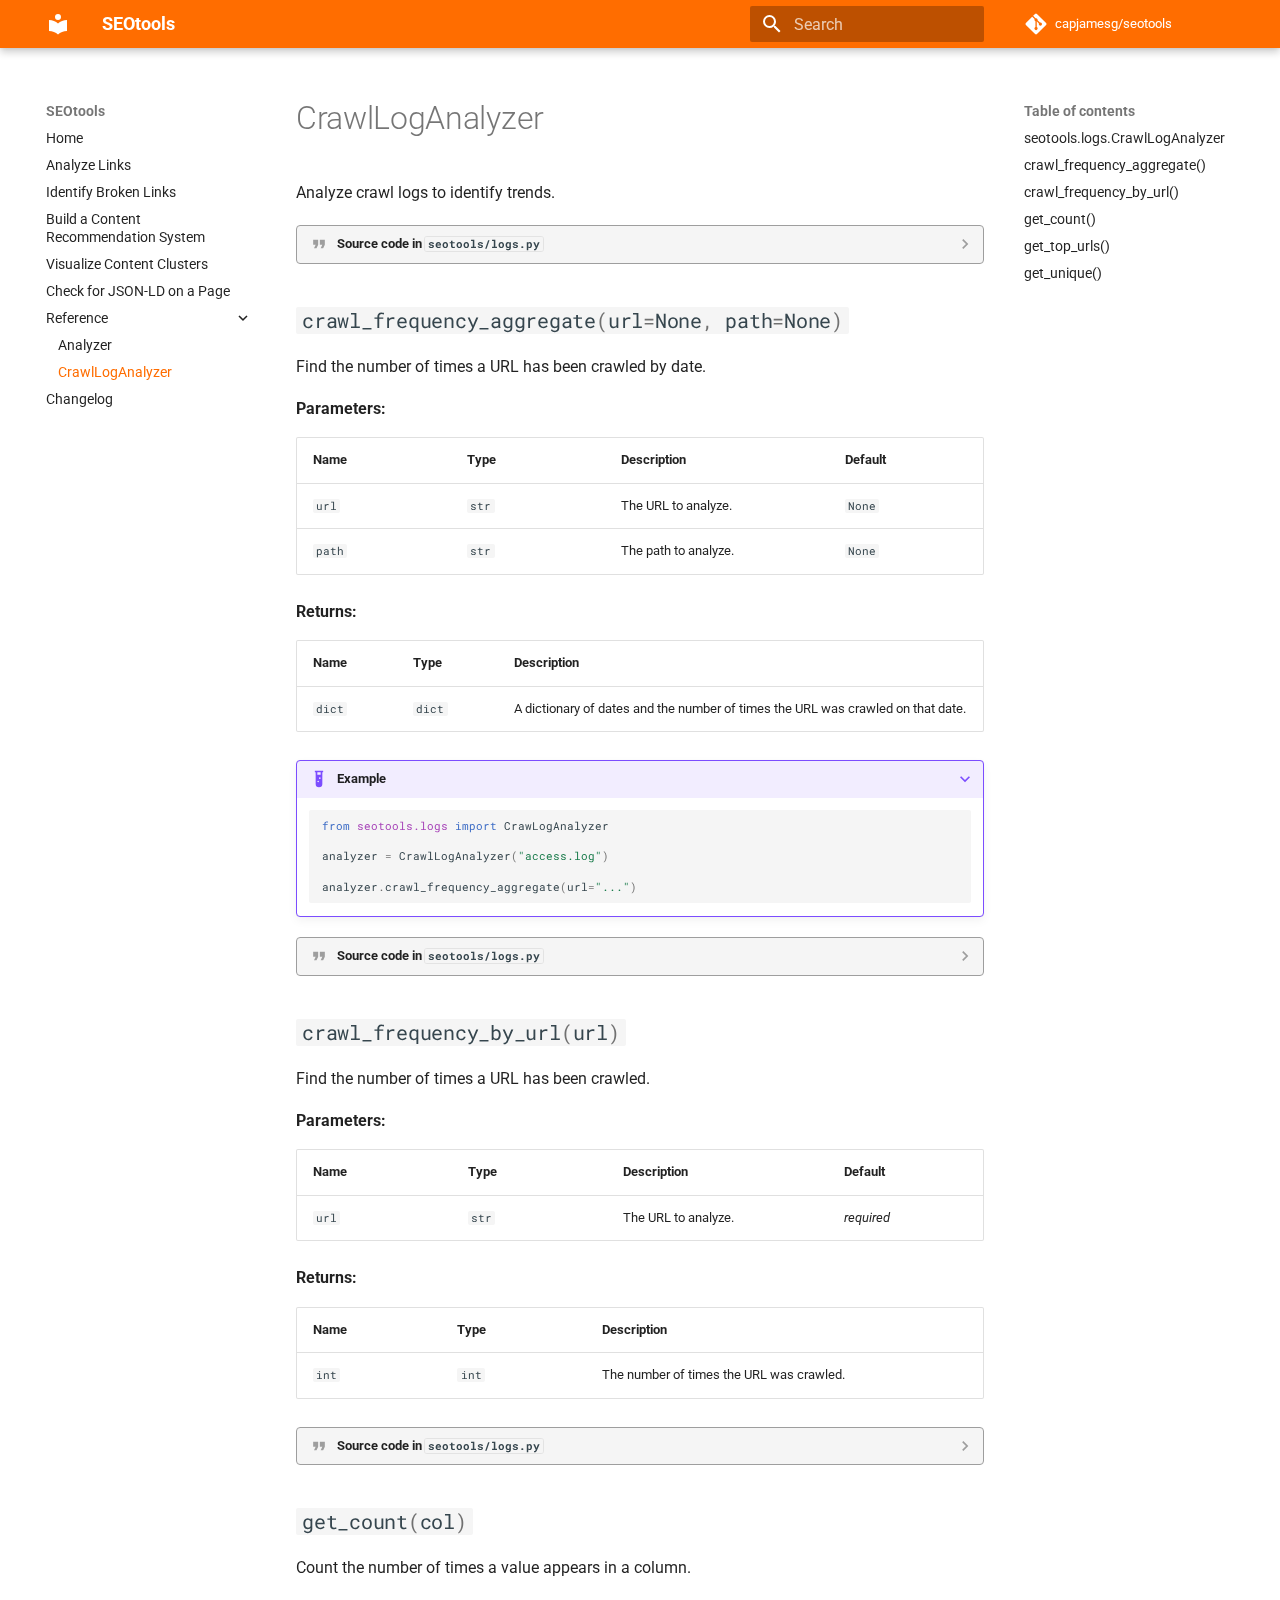
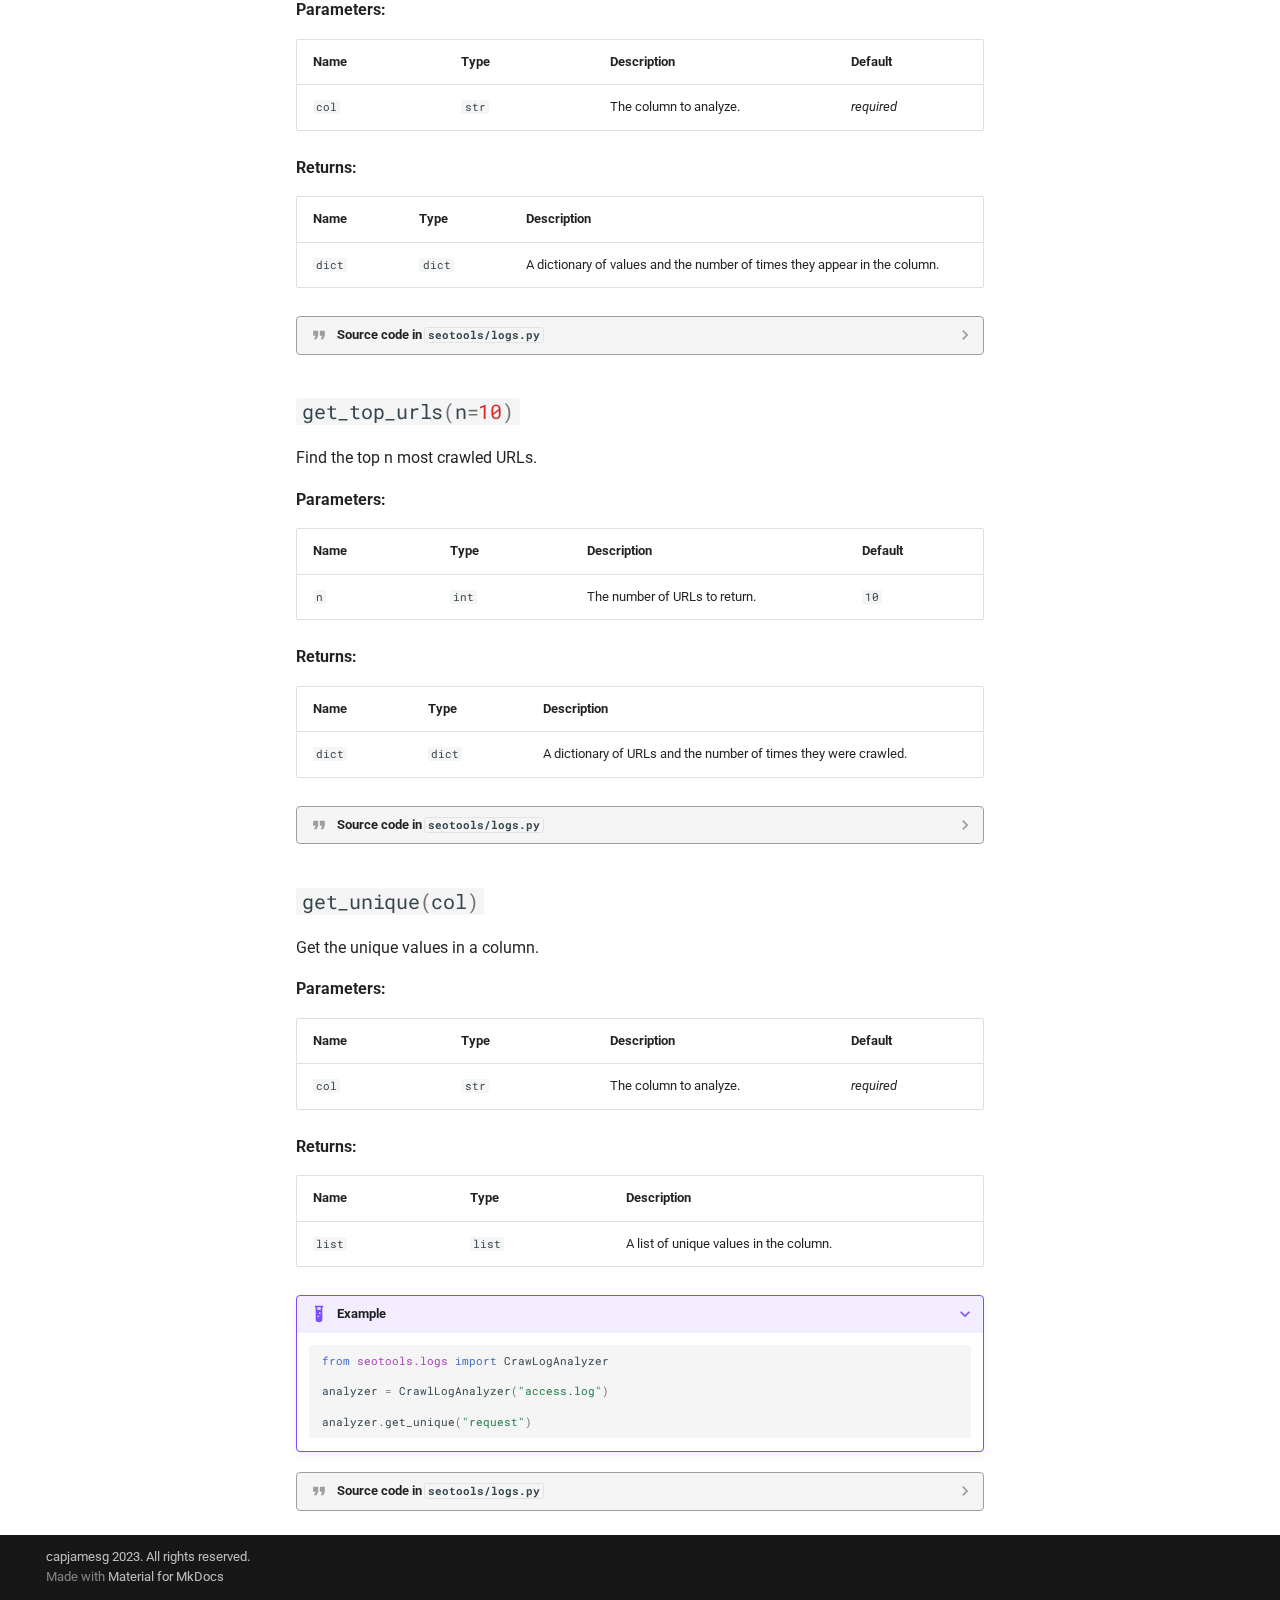
<file: reference/crawl_log_analyzer/index.html>
<!doctype html>
<html lang="en" class="no-js">
  <head>
    
      <meta charset="utf-8">
      <meta name="viewport" content="width=device-width,initial-scale=1">
      
        <meta name="description" content="A set of utilities for SEOs and web developers with which to complete common tasks.">
      
      
        <meta name="author" content="capjamesg">
      
      
        <link rel="canonical" href="https://capjamesg.github.io/seotools/reference/crawl_log_analyzer/">
      
      
        <link rel="prev" href="../analyzer/">
      
      
        <link rel="next" href="../../changelog/">
      
      <link rel="icon" href="../../assets/images/favicon.png">
      <meta name="generator" content="mkdocs-1.4.3, mkdocs-material-9.1.15">
    
    
      
        <title>CrawlLogAnalyzer - SEOtools</title>
      
    
    
      <link rel="stylesheet" href="../../assets/stylesheets/main.26e3688c.min.css">
      
      

    
    
    
      
        
        
        <link rel="preconnect" href="https://fonts.gstatic.com" crossorigin>
        <link rel="stylesheet" href="https://fonts.googleapis.com/css?family=Roboto:300,300i,400,400i,700,700i%7CRoboto+Mono:400,400i,700,700i&display=fallback">
        <style>:root{--md-text-font:"Roboto";--md-code-font:"Roboto Mono"}</style>
      
    
    
      <link rel="stylesheet" href="../../assets/_mkdocstrings.css">
    
      <link rel="stylesheet" href="../../styles/styles.css">
    
    <script>__md_scope=new URL("../..",location),__md_hash=e=>[...e].reduce((e,_)=>(e<<5)-e+_.charCodeAt(0),0),__md_get=(e,_=localStorage,t=__md_scope)=>JSON.parse(_.getItem(t.pathname+"."+e)),__md_set=(e,_,t=localStorage,a=__md_scope)=>{try{t.setItem(a.pathname+"."+e,JSON.stringify(_))}catch(e){}}</script>
    
      

    
    
    
  </head>
  
  
    <body dir="ltr">
  
    
    
      <script>var palette=__md_get("__palette");if(palette&&"object"==typeof palette.color)for(var key of Object.keys(palette.color))document.body.setAttribute("data-md-color-"+key,palette.color[key])</script>
    
    <input class="md-toggle" data-md-toggle="drawer" type="checkbox" id="__drawer" autocomplete="off">
    <input class="md-toggle" data-md-toggle="search" type="checkbox" id="__search" autocomplete="off">
    <label class="md-overlay" for="__drawer"></label>
    <div data-md-component="skip">
      
        
        <a href="#crawlloganalyzer" class="md-skip">
          Skip to content
        </a>
      
    </div>
    <div data-md-component="announce">
      
    </div>
    
    
      

  

<header class="md-header md-header--shadow" data-md-component="header">
  <nav class="md-header__inner md-grid" aria-label="Header">
    <a href="../.." title="SEOtools" class="md-header__button md-logo" aria-label="SEOtools" data-md-component="logo">
      
  
  <svg xmlns="http://www.w3.org/2000/svg" viewBox="0 0 24 24"><path d="M12 8a3 3 0 0 0 3-3 3 3 0 0 0-3-3 3 3 0 0 0-3 3 3 3 0 0 0 3 3m0 3.54C9.64 9.35 6.5 8 3 8v11c3.5 0 6.64 1.35 9 3.54 2.36-2.19 5.5-3.54 9-3.54V8c-3.5 0-6.64 1.35-9 3.54Z"/></svg>

    </a>
    <label class="md-header__button md-icon" for="__drawer">
      <svg xmlns="http://www.w3.org/2000/svg" viewBox="0 0 24 24"><path d="M3 6h18v2H3V6m0 5h18v2H3v-2m0 5h18v2H3v-2Z"/></svg>
    </label>
    <div class="md-header__title" data-md-component="header-title">
      <div class="md-header__ellipsis">
        <div class="md-header__topic">
          <span class="md-ellipsis">
            SEOtools
          </span>
        </div>
        <div class="md-header__topic" data-md-component="header-topic">
          <span class="md-ellipsis">
            
              CrawlLogAnalyzer
            
          </span>
        </div>
      </div>
    </div>
    
    
    
      <label class="md-header__button md-icon" for="__search">
        <svg xmlns="http://www.w3.org/2000/svg" viewBox="0 0 24 24"><path d="M9.5 3A6.5 6.5 0 0 1 16 9.5c0 1.61-.59 3.09-1.56 4.23l.27.27h.79l5 5-1.5 1.5-5-5v-.79l-.27-.27A6.516 6.516 0 0 1 9.5 16 6.5 6.5 0 0 1 3 9.5 6.5 6.5 0 0 1 9.5 3m0 2C7 5 5 7 5 9.5S7 14 9.5 14 14 12 14 9.5 12 5 9.5 5Z"/></svg>
      </label>
      <div class="md-search" data-md-component="search" role="dialog">
  <label class="md-search__overlay" for="__search"></label>
  <div class="md-search__inner" role="search">
    <form class="md-search__form" name="search">
      <input type="text" class="md-search__input" name="query" aria-label="Search" placeholder="Search" autocapitalize="off" autocorrect="off" autocomplete="off" spellcheck="false" data-md-component="search-query" required>
      <label class="md-search__icon md-icon" for="__search">
        <svg xmlns="http://www.w3.org/2000/svg" viewBox="0 0 24 24"><path d="M9.5 3A6.5 6.5 0 0 1 16 9.5c0 1.61-.59 3.09-1.56 4.23l.27.27h.79l5 5-1.5 1.5-5-5v-.79l-.27-.27A6.516 6.516 0 0 1 9.5 16 6.5 6.5 0 0 1 3 9.5 6.5 6.5 0 0 1 9.5 3m0 2C7 5 5 7 5 9.5S7 14 9.5 14 14 12 14 9.5 12 5 9.5 5Z"/></svg>
        <svg xmlns="http://www.w3.org/2000/svg" viewBox="0 0 24 24"><path d="M20 11v2H8l5.5 5.5-1.42 1.42L4.16 12l7.92-7.92L13.5 5.5 8 11h12Z"/></svg>
      </label>
      <nav class="md-search__options" aria-label="Search">
        
        <button type="reset" class="md-search__icon md-icon" title="Clear" aria-label="Clear" tabindex="-1">
          <svg xmlns="http://www.w3.org/2000/svg" viewBox="0 0 24 24"><path d="M19 6.41 17.59 5 12 10.59 6.41 5 5 6.41 10.59 12 5 17.59 6.41 19 12 13.41 17.59 19 19 17.59 13.41 12 19 6.41Z"/></svg>
        </button>
      </nav>
      
    </form>
    <div class="md-search__output">
      <div class="md-search__scrollwrap" data-md-scrollfix>
        <div class="md-search-result" data-md-component="search-result">
          <div class="md-search-result__meta">
            Initializing search
          </div>
          <ol class="md-search-result__list" role="presentation"></ol>
        </div>
      </div>
    </div>
  </div>
</div>
    
    
      <div class="md-header__source">
        <a href="https://github.com/capjamesg/seotools" title="Go to repository" class="md-source" data-md-component="source">
  <div class="md-source__icon md-icon">
    
    <svg xmlns="http://www.w3.org/2000/svg" viewBox="0 0 448 512"><!--! Font Awesome Free 6.4.0 by @fontawesome - https://fontawesome.com License - https://fontawesome.com/license/free (Icons: CC BY 4.0, Fonts: SIL OFL 1.1, Code: MIT License) Copyright 2023 Fonticons, Inc.--><path d="M439.55 236.05 244 40.45a28.87 28.87 0 0 0-40.81 0l-40.66 40.63 51.52 51.52c27.06-9.14 52.68 16.77 43.39 43.68l49.66 49.66c34.23-11.8 61.18 31 35.47 56.69-26.49 26.49-70.21-2.87-56-37.34L240.22 199v121.85c25.3 12.54 22.26 41.85 9.08 55a34.34 34.34 0 0 1-48.55 0c-17.57-17.6-11.07-46.91 11.25-56v-123c-20.8-8.51-24.6-30.74-18.64-45L142.57 101 8.45 235.14a28.86 28.86 0 0 0 0 40.81l195.61 195.6a28.86 28.86 0 0 0 40.8 0l194.69-194.69a28.86 28.86 0 0 0 0-40.81z"/></svg>
  </div>
  <div class="md-source__repository">
    capjamesg/seotools
  </div>
</a>
      </div>
    
  </nav>
  
</header>
    
    <div class="md-container" data-md-component="container">
      
      
        
          
        
      
      <main class="md-main" data-md-component="main">
        <div class="md-main__inner md-grid">
          
            
              
              <div class="md-sidebar md-sidebar--primary" data-md-component="sidebar" data-md-type="navigation" >
                <div class="md-sidebar__scrollwrap">
                  <div class="md-sidebar__inner">
                    


<nav class="md-nav md-nav--primary" aria-label="Navigation" data-md-level="0">
  <label class="md-nav__title" for="__drawer">
    <a href="../.." title="SEOtools" class="md-nav__button md-logo" aria-label="SEOtools" data-md-component="logo">
      
  
  <svg xmlns="http://www.w3.org/2000/svg" viewBox="0 0 24 24"><path d="M12 8a3 3 0 0 0 3-3 3 3 0 0 0-3-3 3 3 0 0 0-3 3 3 3 0 0 0 3 3m0 3.54C9.64 9.35 6.5 8 3 8v11c3.5 0 6.64 1.35 9 3.54 2.36-2.19 5.5-3.54 9-3.54V8c-3.5 0-6.64 1.35-9 3.54Z"/></svg>

    </a>
    SEOtools
  </label>
  
    <div class="md-nav__source">
      <a href="https://github.com/capjamesg/seotools" title="Go to repository" class="md-source" data-md-component="source">
  <div class="md-source__icon md-icon">
    
    <svg xmlns="http://www.w3.org/2000/svg" viewBox="0 0 448 512"><!--! Font Awesome Free 6.4.0 by @fontawesome - https://fontawesome.com License - https://fontawesome.com/license/free (Icons: CC BY 4.0, Fonts: SIL OFL 1.1, Code: MIT License) Copyright 2023 Fonticons, Inc.--><path d="M439.55 236.05 244 40.45a28.87 28.87 0 0 0-40.81 0l-40.66 40.63 51.52 51.52c27.06-9.14 52.68 16.77 43.39 43.68l49.66 49.66c34.23-11.8 61.18 31 35.47 56.69-26.49 26.49-70.21-2.87-56-37.34L240.22 199v121.85c25.3 12.54 22.26 41.85 9.08 55a34.34 34.34 0 0 1-48.55 0c-17.57-17.6-11.07-46.91 11.25-56v-123c-20.8-8.51-24.6-30.74-18.64-45L142.57 101 8.45 235.14a28.86 28.86 0 0 0 0 40.81l195.61 195.6a28.86 28.86 0 0 0 40.8 0l194.69-194.69a28.86 28.86 0 0 0 0-40.81z"/></svg>
  </div>
  <div class="md-source__repository">
    capjamesg/seotools
  </div>
</a>
    </div>
  
  <ul class="md-nav__list" data-md-scrollfix>
    
      
      
      

  
  
  
    <li class="md-nav__item">
      <a href="../.." class="md-nav__link">
        Home
      </a>
    </li>
  

    
      
      
      

  
  
  
    <li class="md-nav__item">
      <a href="../../links.md" class="md-nav__link">
        Analyze Links
      </a>
    </li>
  

    
      
      
      

  
  
  
    <li class="md-nav__item">
      <a href="../../broken_links/" class="md-nav__link">
        Identify Broken Links
      </a>
    </li>
  

    
      
      
      

  
  
  
    <li class="md-nav__item">
      <a href="../../recommendation/" class="md-nav__link">
        Build a Content Recommendation System
      </a>
    </li>
  

    
      
      
      

  
  
  
    <li class="md-nav__item">
      <a href="../../topic_clusters/" class="md-nav__link">
        Visualize Content Clusters
      </a>
    </li>
  

    
      
      
      

  
  
  
    <li class="md-nav__item">
      <a href="../../jsonld/" class="md-nav__link">
        Check for JSON-LD on a Page
      </a>
    </li>
  

    
      
      
      

  
  
    
  
  
    
    <li class="md-nav__item md-nav__item--active md-nav__item--nested">
      
      
      
      
      <input class="md-nav__toggle md-toggle " type="checkbox" id="__nav_7" checked>
      
      
      
        <label class="md-nav__link" for="__nav_7" id="__nav_7_label" tabindex="0">
          Reference
          <span class="md-nav__icon md-icon"></span>
        </label>
      
      <nav class="md-nav" data-md-level="1" aria-labelledby="__nav_7_label" aria-expanded="true">
        <label class="md-nav__title" for="__nav_7">
          <span class="md-nav__icon md-icon"></span>
          Reference
        </label>
        <ul class="md-nav__list" data-md-scrollfix>
          
            
              
  
  
  
    <li class="md-nav__item">
      <a href="../analyzer/" class="md-nav__link">
        Analyzer
      </a>
    </li>
  

            
          
            
              
  
  
    
  
  
    <li class="md-nav__item md-nav__item--active">
      
      <input class="md-nav__toggle md-toggle" type="checkbox" id="__toc">
      
      
        
      
      
        <label class="md-nav__link md-nav__link--active" for="__toc">
          CrawlLogAnalyzer
          <span class="md-nav__icon md-icon"></span>
        </label>
      
      <a href="./" class="md-nav__link md-nav__link--active">
        CrawlLogAnalyzer
      </a>
      
        

<nav class="md-nav md-nav--secondary" aria-label="Table of contents">
  
  
  
    
  
  
    <label class="md-nav__title" for="__toc">
      <span class="md-nav__icon md-icon"></span>
      Table of contents
    </label>
    <ul class="md-nav__list" data-md-component="toc" data-md-scrollfix>
      
        <li class="md-nav__item">
  <a href="#seotools.logs.CrawlLogAnalyzer" class="md-nav__link">
    seotools.logs.CrawlLogAnalyzer
  </a>
  
</li>
      
        <li class="md-nav__item">
  <a href="#seotools.logs.CrawlLogAnalyzer.crawl_frequency_aggregate" class="md-nav__link">
    crawl_frequency_aggregate()
  </a>
  
</li>
      
        <li class="md-nav__item">
  <a href="#seotools.logs.CrawlLogAnalyzer.crawl_frequency_by_url" class="md-nav__link">
    crawl_frequency_by_url()
  </a>
  
</li>
      
        <li class="md-nav__item">
  <a href="#seotools.logs.CrawlLogAnalyzer.get_count" class="md-nav__link">
    get_count()
  </a>
  
</li>
      
        <li class="md-nav__item">
  <a href="#seotools.logs.CrawlLogAnalyzer.get_top_urls" class="md-nav__link">
    get_top_urls()
  </a>
  
</li>
      
        <li class="md-nav__item">
  <a href="#seotools.logs.CrawlLogAnalyzer.get_unique" class="md-nav__link">
    get_unique()
  </a>
  
</li>
      
    </ul>
  
</nav>
      
    </li>
  

            
          
        </ul>
      </nav>
    </li>
  

    
      
      
      

  
  
  
    <li class="md-nav__item">
      <a href="../../changelog/" class="md-nav__link">
        Changelog
      </a>
    </li>
  

    
  </ul>
</nav>
                  </div>
                </div>
              </div>
            
            
              
              <div class="md-sidebar md-sidebar--secondary" data-md-component="sidebar" data-md-type="toc" >
                <div class="md-sidebar__scrollwrap">
                  <div class="md-sidebar__inner">
                    

<nav class="md-nav md-nav--secondary" aria-label="Table of contents">
  
  
  
    
  
  
    <label class="md-nav__title" for="__toc">
      <span class="md-nav__icon md-icon"></span>
      Table of contents
    </label>
    <ul class="md-nav__list" data-md-component="toc" data-md-scrollfix>
      
        <li class="md-nav__item">
  <a href="#seotools.logs.CrawlLogAnalyzer" class="md-nav__link">
    seotools.logs.CrawlLogAnalyzer
  </a>
  
</li>
      
        <li class="md-nav__item">
  <a href="#seotools.logs.CrawlLogAnalyzer.crawl_frequency_aggregate" class="md-nav__link">
    crawl_frequency_aggregate()
  </a>
  
</li>
      
        <li class="md-nav__item">
  <a href="#seotools.logs.CrawlLogAnalyzer.crawl_frequency_by_url" class="md-nav__link">
    crawl_frequency_by_url()
  </a>
  
</li>
      
        <li class="md-nav__item">
  <a href="#seotools.logs.CrawlLogAnalyzer.get_count" class="md-nav__link">
    get_count()
  </a>
  
</li>
      
        <li class="md-nav__item">
  <a href="#seotools.logs.CrawlLogAnalyzer.get_top_urls" class="md-nav__link">
    get_top_urls()
  </a>
  
</li>
      
        <li class="md-nav__item">
  <a href="#seotools.logs.CrawlLogAnalyzer.get_unique" class="md-nav__link">
    get_unique()
  </a>
  
</li>
      
    </ul>
  
</nav>
                  </div>
                </div>
              </div>
            
          
          
            <div class="md-content" data-md-component="content">
              <article class="md-content__inner md-typeset">
                
                  

  
  


<h1 id="crawlloganalyzer">CrawlLogAnalyzer<a class="headerlink" href="#crawlloganalyzer" title="Permanent link">&para;</a></h1>


<div class="doc doc-object doc-class">


<a id="seotools.logs.CrawlLogAnalyzer"></a>
  <div class="doc doc-contents first">

  
      <p>Analyze crawl logs to identify trends.</p>


        <details class="quote">
          <summary>Source code in <code>seotools/logs.py</code></summary>
          <div class="highlight"><table class="highlighttable"><tr><td class="linenos"><div class="linenodiv"><pre><span></span><span class="normal">  6</span>
<span class="normal">  7</span>
<span class="normal">  8</span>
<span class="normal">  9</span>
<span class="normal"> 10</span>
<span class="normal"> 11</span>
<span class="normal"> 12</span>
<span class="normal"> 13</span>
<span class="normal"> 14</span>
<span class="normal"> 15</span>
<span class="normal"> 16</span>
<span class="normal"> 17</span>
<span class="normal"> 18</span>
<span class="normal"> 19</span>
<span class="normal"> 20</span>
<span class="normal"> 21</span>
<span class="normal"> 22</span>
<span class="normal"> 23</span>
<span class="normal"> 24</span>
<span class="normal"> 25</span>
<span class="normal"> 26</span>
<span class="normal"> 27</span>
<span class="normal"> 28</span>
<span class="normal"> 29</span>
<span class="normal"> 30</span>
<span class="normal"> 31</span>
<span class="normal"> 32</span>
<span class="normal"> 33</span>
<span class="normal"> 34</span>
<span class="normal"> 35</span>
<span class="normal"> 36</span>
<span class="normal"> 37</span>
<span class="normal"> 38</span>
<span class="normal"> 39</span>
<span class="normal"> 40</span>
<span class="normal"> 41</span>
<span class="normal"> 42</span>
<span class="normal"> 43</span>
<span class="normal"> 44</span>
<span class="normal"> 45</span>
<span class="normal"> 46</span>
<span class="normal"> 47</span>
<span class="normal"> 48</span>
<span class="normal"> 49</span>
<span class="normal"> 50</span>
<span class="normal"> 51</span>
<span class="normal"> 52</span>
<span class="normal"> 53</span>
<span class="normal"> 54</span>
<span class="normal"> 55</span>
<span class="normal"> 56</span>
<span class="normal"> 57</span>
<span class="normal"> 58</span>
<span class="normal"> 59</span>
<span class="normal"> 60</span>
<span class="normal"> 61</span>
<span class="normal"> 62</span>
<span class="normal"> 63</span>
<span class="normal"> 64</span>
<span class="normal"> 65</span>
<span class="normal"> 66</span>
<span class="normal"> 67</span>
<span class="normal"> 68</span>
<span class="normal"> 69</span>
<span class="normal"> 70</span>
<span class="normal"> 71</span>
<span class="normal"> 72</span>
<span class="normal"> 73</span>
<span class="normal"> 74</span>
<span class="normal"> 75</span>
<span class="normal"> 76</span>
<span class="normal"> 77</span>
<span class="normal"> 78</span>
<span class="normal"> 79</span>
<span class="normal"> 80</span>
<span class="normal"> 81</span>
<span class="normal"> 82</span>
<span class="normal"> 83</span>
<span class="normal"> 84</span>
<span class="normal"> 85</span>
<span class="normal"> 86</span>
<span class="normal"> 87</span>
<span class="normal"> 88</span>
<span class="normal"> 89</span>
<span class="normal"> 90</span>
<span class="normal"> 91</span>
<span class="normal"> 92</span>
<span class="normal"> 93</span>
<span class="normal"> 94</span>
<span class="normal"> 95</span>
<span class="normal"> 96</span>
<span class="normal"> 97</span>
<span class="normal"> 98</span>
<span class="normal"> 99</span>
<span class="normal">100</span>
<span class="normal">101</span>
<span class="normal">102</span>
<span class="normal">103</span>
<span class="normal">104</span>
<span class="normal">105</span>
<span class="normal">106</span>
<span class="normal">107</span>
<span class="normal">108</span>
<span class="normal">109</span>
<span class="normal">110</span>
<span class="normal">111</span>
<span class="normal">112</span>
<span class="normal">113</span>
<span class="normal">114</span>
<span class="normal">115</span>
<span class="normal">116</span>
<span class="normal">117</span>
<span class="normal">118</span>
<span class="normal">119</span>
<span class="normal">120</span>
<span class="normal">121</span>
<span class="normal">122</span>
<span class="normal">123</span>
<span class="normal">124</span>
<span class="normal">125</span>
<span class="normal">126</span>
<span class="normal">127</span>
<span class="normal">128</span>
<span class="normal">129</span>
<span class="normal">130</span>
<span class="normal">131</span>
<span class="normal">132</span>
<span class="normal">133</span>
<span class="normal">134</span>
<span class="normal">135</span>
<span class="normal">136</span>
<span class="normal">137</span>
<span class="normal">138</span>
<span class="normal">139</span>
<span class="normal">140</span>
<span class="normal">141</span>
<span class="normal">142</span>
<span class="normal">143</span>
<span class="normal">144</span>
<span class="normal">145</span>
<span class="normal">146</span>
<span class="normal">147</span>
<span class="normal">148</span>
<span class="normal">149</span>
<span class="normal">150</span>
<span class="normal">151</span>
<span class="normal">152</span>
<span class="normal">153</span>
<span class="normal">154</span>
<span class="normal">155</span>
<span class="normal">156</span>
<span class="normal">157</span>
<span class="normal">158</span>
<span class="normal">159</span>
<span class="normal">160</span>
<span class="normal">161</span>
<span class="normal">162</span>
<span class="normal">163</span>
<span class="normal">164</span>
<span class="normal">165</span>
<span class="normal">166</span>
<span class="normal">167</span>
<span class="normal">168</span>
<span class="normal">169</span>
<span class="normal">170</span>
<span class="normal">171</span>
<span class="normal">172</span></pre></div></td><td class="code"><div><pre><span></span><code><span class="k">class</span> <span class="nc">CrawlLogAnalyzer</span><span class="p">:</span>
<span class="w">    </span><span class="sd">&quot;&quot;&quot;</span>
<span class="sd">    Analyze crawl logs to identify trends.</span>
<span class="sd">    &quot;&quot;&quot;</span>
    <span class="k">def</span> <span class="fm">__init__</span><span class="p">(</span><span class="bp">self</span><span class="p">,</span> <span class="n">log_file_name</span><span class="p">:</span> <span class="nb">str</span><span class="p">,</span> <span class="n">validators</span><span class="p">:</span> <span class="nb">list</span><span class="p">[</span><span class="nb">str</span><span class="p">]</span> <span class="o">=</span> <span class="p">[])</span> <span class="o">-&gt;</span> <span class="kc">None</span><span class="p">:</span>
        <span class="bp">self</span><span class="o">.</span><span class="n">log_file_name</span> <span class="o">=</span> <span class="n">log_file_name</span>
        <span class="c1"># header row is not present in the log file, but uses</span>
        <span class="c1"># the following format:</span>
        <span class="c1"># regex from https://regex101.com/library/P801k2</span>
        <span class="n">log_file</span> <span class="o">=</span> <span class="n">pd</span><span class="o">.</span><span class="n">read_csv</span><span class="p">(</span><span class="n">log_file_name</span><span class="p">,</span> <span class="n">sep</span><span class="o">=</span><span class="sa">r</span><span class="s1">&#39;\s(?=(?:[^&quot;]*&quot;[^&quot;]*&quot;)*[^&quot;]*$)(?![^\[]*\])&#39;</span><span class="p">,</span> <span class="n">header</span><span class="o">=</span><span class="kc">None</span><span class="p">,</span> <span class="n">usecols</span><span class="o">=</span><span class="p">[</span><span class="mi">0</span><span class="p">,</span> <span class="mi">3</span><span class="p">,</span> <span class="mi">4</span><span class="p">,</span> <span class="mi">5</span><span class="p">,</span> <span class="mi">6</span><span class="p">,</span> <span class="mi">7</span><span class="p">,</span> <span class="mi">8</span><span class="p">],</span> <span class="n">engine</span><span class="o">=</span><span class="s1">&#39;python&#39;</span><span class="p">)</span>

        <span class="bp">self</span><span class="o">.</span><span class="n">log_file</span> <span class="o">=</span> <span class="n">log_file</span>
        <span class="n">labels</span> <span class="o">=</span> <span class="p">[</span><span class="s1">&#39;ip&#39;</span><span class="p">,</span> <span class="s1">&#39;time_local&#39;</span><span class="p">,</span> <span class="s1">&#39;request&#39;</span><span class="p">,</span> <span class="s1">&#39;status&#39;</span><span class="p">,</span> <span class="s1">&#39;body_bytes_sent&#39;</span><span class="p">,</span> <span class="s1">&#39;http_referer&#39;</span><span class="p">,</span> <span class="s1">&#39;http_user_agent&#39;</span><span class="p">]</span>

        <span class="c1"># rename columns</span>
        <span class="bp">self</span><span class="o">.</span><span class="n">log_file</span><span class="o">.</span><span class="n">columns</span> <span class="o">=</span> <span class="n">labels</span>

        <span class="k">if</span> <span class="s2">&quot;googlebot&quot;</span> <span class="ow">in</span> <span class="n">validators</span><span class="p">:</span>
            <span class="nb">print</span><span class="p">(</span><span class="s2">&quot;Filtering out all non-Googlebot IPs...&quot;</span><span class="p">)</span>
            <span class="c1"># unique ips where &quot;google&quot; is in the user agent</span>
            <span class="n">unique_ips</span> <span class="o">=</span> <span class="bp">self</span><span class="o">.</span><span class="n">log_file</span><span class="p">[</span><span class="bp">self</span><span class="o">.</span><span class="n">log_file</span><span class="p">[</span><span class="s1">&#39;http_user_agent&#39;</span><span class="p">]</span><span class="o">.</span><span class="n">str</span><span class="o">.</span><span class="n">contains</span><span class="p">(</span><span class="s2">&quot;Google&quot;</span><span class="p">,</span> <span class="n">na</span><span class="o">=</span><span class="kc">False</span><span class="p">)][</span><span class="s1">&#39;ip&#39;</span><span class="p">]</span><span class="o">.</span><span class="n">unique</span><span class="p">()</span>
            <span class="c1"># get googlebot ips</span>
            <span class="n">googlebot_ips</span> <span class="o">=</span> <span class="p">[</span><span class="n">ip</span> <span class="k">for</span> <span class="n">ip</span> <span class="ow">in</span> <span class="n">tqdm</span><span class="o">.</span><span class="n">tqdm</span><span class="p">(</span><span class="n">unique_ips</span><span class="p">)</span> <span class="k">if</span> <span class="n">is_google_owned_resource</span><span class="p">(</span><span class="n">ip</span><span class="p">)]</span>

            <span class="c1"># filter out googlebot ips</span>
            <span class="bp">self</span><span class="o">.</span><span class="n">log_file</span> <span class="o">=</span> <span class="bp">self</span><span class="o">.</span><span class="n">log_file</span><span class="p">[</span><span class="o">~</span><span class="bp">self</span><span class="o">.</span><span class="n">log_file</span><span class="p">[</span><span class="s1">&#39;ip&#39;</span><span class="p">]</span><span class="o">.</span><span class="n">isin</span><span class="p">(</span><span class="n">googlebot_ips</span><span class="p">)]</span>


        <span class="c1"># split up request column into path and protocol</span>
        <span class="bp">self</span><span class="o">.</span><span class="n">log_file</span><span class="p">[</span><span class="s1">&#39;path&#39;</span><span class="p">]</span> <span class="o">=</span> <span class="bp">self</span><span class="o">.</span><span class="n">log_file</span><span class="p">[</span><span class="s1">&#39;request&#39;</span><span class="p">]</span><span class="o">.</span><span class="n">apply</span><span class="p">(</span><span class="k">lambda</span> <span class="n">x</span><span class="p">:</span> <span class="n">x</span><span class="o">.</span><span class="n">split</span><span class="p">(</span><span class="s1">&#39; &#39;</span><span class="p">)[</span><span class="mi">1</span><span class="p">]</span> <span class="k">if</span> <span class="nb">len</span><span class="p">(</span><span class="n">x</span><span class="o">.</span><span class="n">split</span><span class="p">(</span><span class="s1">&#39; &#39;</span><span class="p">))</span> <span class="o">&gt;</span> <span class="mi">1</span> <span class="k">else</span> <span class="n">x</span><span class="p">)</span>
        <span class="bp">self</span><span class="o">.</span><span class="n">log_file</span><span class="p">[</span><span class="s1">&#39;protocol&#39;</span><span class="p">]</span> <span class="o">=</span> <span class="bp">self</span><span class="o">.</span><span class="n">log_file</span><span class="p">[</span><span class="s1">&#39;request&#39;</span><span class="p">]</span><span class="o">.</span><span class="n">apply</span><span class="p">(</span><span class="k">lambda</span> <span class="n">x</span><span class="p">:</span> <span class="n">x</span><span class="o">.</span><span class="n">split</span><span class="p">(</span><span class="s1">&#39; &#39;</span><span class="p">)[</span><span class="mi">2</span><span class="p">]</span> <span class="k">if</span> <span class="nb">len</span><span class="p">(</span><span class="n">x</span><span class="o">.</span><span class="n">split</span><span class="p">(</span><span class="s1">&#39; &#39;</span><span class="p">))</span> <span class="o">&gt;</span> <span class="mi">2</span> <span class="k">else</span> <span class="n">x</span><span class="p">)</span>

        <span class="c1"># drop the original request column</span>
        <span class="bp">self</span><span class="o">.</span><span class="n">log_file</span><span class="o">.</span><span class="n">drop</span><span class="p">(</span><span class="s1">&#39;request&#39;</span><span class="p">,</span> <span class="n">axis</span><span class="o">=</span><span class="mi">1</span><span class="p">,</span> <span class="n">inplace</span><span class="o">=</span><span class="kc">True</span><span class="p">)</span>

        <span class="c1"># get rid of the first column</span>

    <span class="k">def</span> <span class="nf">get_unique</span><span class="p">(</span><span class="bp">self</span><span class="p">,</span> <span class="n">col</span><span class="p">:</span> <span class="nb">str</span><span class="p">)</span> <span class="o">-&gt;</span> <span class="nb">list</span><span class="p">:</span>
<span class="w">        </span><span class="sd">&quot;&quot;&quot;</span>
<span class="sd">        Get the unique values in a column.</span>

<span class="sd">        Args:</span>
<span class="sd">            col (str): The column to analyze.</span>

<span class="sd">        Returns:</span>
<span class="sd">            list: A list of unique values in the column.</span>

<span class="sd">        Example:</span>
<span class="sd">            ```python</span>
<span class="sd">            from seotools.logs import CrawLogAnalyzer</span>

<span class="sd">            analyzer = CrawlLogAnalyzer(&quot;access.log&quot;)</span>

<span class="sd">            analyzer.get_unique(&quot;request&quot;)</span>
<span class="sd">            ```</span>
<span class="sd">        &quot;&quot;&quot;</span>
        <span class="k">return</span> <span class="bp">self</span><span class="o">.</span><span class="n">log_file</span><span class="p">[</span><span class="n">col</span><span class="p">]</span><span class="o">.</span><span class="n">unique</span><span class="p">()</span>

    <span class="k">def</span> <span class="nf">get_count</span><span class="p">(</span><span class="bp">self</span><span class="p">,</span> <span class="n">col</span><span class="p">:</span> <span class="nb">str</span><span class="p">)</span> <span class="o">-&gt;</span> <span class="nb">dict</span><span class="p">:</span>
<span class="w">        </span><span class="sd">&quot;&quot;&quot;</span>
<span class="sd">        Count the number of times a value appears in a column.</span>

<span class="sd">        Args:</span>
<span class="sd">            col (str): The column to analyze.</span>

<span class="sd">        Returns:</span>
<span class="sd">            dict: A dictionary of values and the number of times they appear in the column.</span>
<span class="sd">        &quot;&quot;&quot;</span>
        <span class="n">data</span> <span class="o">=</span>  <span class="bp">self</span><span class="o">.</span><span class="n">log_file</span><span class="p">[</span><span class="n">col</span><span class="p">]</span><span class="o">.</span><span class="n">value_counts</span><span class="p">()</span><span class="o">.</span><span class="n">to_dict</span><span class="p">()</span>

        <span class="k">return</span> <span class="p">{</span><span class="n">k</span><span class="p">:</span> <span class="n">v</span> <span class="k">for</span> <span class="n">k</span><span class="p">,</span> <span class="n">v</span> <span class="ow">in</span> <span class="n">data</span><span class="o">.</span><span class="n">items</span><span class="p">()</span> <span class="k">if</span> <span class="n">k</span> <span class="o">!=</span> <span class="s1">&#39;-&#39;</span><span class="p">}</span>

    <span class="k">def</span> <span class="nf">crawl_frequency_by_url</span><span class="p">(</span><span class="bp">self</span><span class="p">,</span> <span class="n">url</span><span class="p">:</span> <span class="nb">str</span><span class="p">)</span> <span class="o">-&gt;</span> <span class="nb">int</span><span class="p">:</span>
<span class="w">        </span><span class="sd">&quot;&quot;&quot;</span>
<span class="sd">        Find the number of times a URL has been crawled.</span>

<span class="sd">        Args:</span>
<span class="sd">            url (str): The URL to analyze.</span>

<span class="sd">        Returns:</span>
<span class="sd">            int: The number of times the URL was crawled.</span>
<span class="sd">        &quot;&quot;&quot;</span>

        <span class="k">return</span> <span class="bp">self</span><span class="o">.</span><span class="n">log_file</span><span class="p">[</span><span class="bp">self</span><span class="o">.</span><span class="n">log_file</span><span class="p">[</span><span class="mi">0</span><span class="p">]</span> <span class="o">==</span> <span class="n">url</span><span class="p">]</span><span class="o">.</span><span class="n">shape</span><span class="p">[</span><span class="mi">0</span><span class="p">]</span>

    <span class="k">def</span> <span class="nf">_get_avg_space_between_crawls</span><span class="p">(</span><span class="bp">self</span><span class="p">,</span> <span class="n">crawls_by_date</span><span class="p">,</span> <span class="n">url</span><span class="p">):</span>
        <span class="c1"># get average space between crawls</span>
        <span class="n">dates</span> <span class="o">=</span> <span class="nb">list</span><span class="p">(</span><span class="n">crawls_by_date</span><span class="o">.</span><span class="n">keys</span><span class="p">())</span>
        <span class="c1"># cast dates to ints 01/Aug/2020</span>

        <span class="n">dates</span> <span class="o">=</span> <span class="p">[</span><span class="n">datetime</span><span class="o">.</span><span class="n">datetime</span><span class="o">.</span><span class="n">strptime</span><span class="p">(</span><span class="n">date</span><span class="p">,</span> <span class="s1">&#39;</span><span class="si">%d</span><span class="s1">/%b/%Y&#39;</span><span class="p">)</span> <span class="k">for</span> <span class="n">date</span> <span class="ow">in</span> <span class="n">dates</span><span class="p">]</span>

        <span class="c1"># get difference between dates</span>

        <span class="n">diffs</span> <span class="o">=</span> <span class="p">[</span><span class="n">dates</span><span class="p">[</span><span class="n">i</span><span class="p">]</span> <span class="o">-</span> <span class="n">dates</span><span class="p">[</span><span class="n">i</span> <span class="o">-</span> <span class="mi">1</span><span class="p">]</span> <span class="k">for</span> <span class="n">i</span> <span class="ow">in</span> <span class="nb">range</span><span class="p">(</span><span class="mi">1</span><span class="p">,</span> <span class="nb">len</span><span class="p">(</span><span class="n">dates</span><span class="p">))]</span>

        <span class="c1"># convert to days</span>
        <span class="n">diffs</span> <span class="o">=</span> <span class="p">[</span><span class="n">diff</span><span class="o">.</span><span class="n">days</span> <span class="k">for</span> <span class="n">diff</span> <span class="ow">in</span> <span class="n">diffs</span><span class="p">]</span>

        <span class="c1"># get average</span>
        <span class="n">avg_diff</span> <span class="o">=</span> <span class="nb">sum</span><span class="p">(</span><span class="n">diffs</span><span class="p">)</span> <span class="o">/</span> <span class="nb">len</span><span class="p">(</span><span class="n">diffs</span><span class="p">)</span>

        <span class="c1"># get average daily crawls for the url</span>
        <span class="n">avg_daily_crawls</span> <span class="o">=</span> <span class="bp">self</span><span class="o">.</span><span class="n">log_file</span><span class="p">[</span><span class="bp">self</span><span class="o">.</span><span class="n">log_file</span><span class="p">[</span><span class="s1">&#39;path&#39;</span><span class="p">]</span> <span class="o">==</span> <span class="n">url</span><span class="p">]</span><span class="o">.</span><span class="n">shape</span><span class="p">[</span><span class="mi">0</span><span class="p">]</span> <span class="o">/</span> <span class="nb">len</span><span class="p">(</span><span class="n">dates</span><span class="p">)</span>

        <span class="k">return</span> <span class="n">avg_diff</span><span class="p">,</span> <span class="n">avg_daily_crawls</span>

    <span class="k">def</span> <span class="nf">get_top_urls</span><span class="p">(</span><span class="bp">self</span><span class="p">,</span> <span class="n">n</span><span class="p">:</span> <span class="nb">int</span> <span class="o">=</span> <span class="mi">10</span><span class="p">)</span> <span class="o">-&gt;</span> <span class="nb">dict</span><span class="p">:</span>
<span class="w">        </span><span class="sd">&quot;&quot;&quot;</span>
<span class="sd">        Find the top n most crawled URLs.</span>

<span class="sd">        Args:</span>
<span class="sd">            n (int): The number of URLs to return.</span>

<span class="sd">        Returns:</span>
<span class="sd">            dict: A dictionary of URLs and the number of times they were crawled.</span>
<span class="sd">        &quot;&quot;&quot;</span>
        <span class="k">return</span> <span class="bp">self</span><span class="o">.</span><span class="n">log_file</span><span class="p">[</span><span class="s1">&#39;path&#39;</span><span class="p">]</span><span class="o">.</span><span class="n">value_counts</span><span class="p">()</span><span class="o">.</span><span class="n">head</span><span class="p">(</span><span class="n">n</span><span class="p">)</span><span class="o">.</span><span class="n">to_dict</span><span class="p">()</span>

    <span class="k">def</span> <span class="nf">crawl_frequency_aggregate</span><span class="p">(</span><span class="bp">self</span><span class="p">,</span> <span class="n">url</span><span class="p">:</span> <span class="nb">str</span> <span class="o">=</span> <span class="kc">None</span><span class="p">,</span> <span class="n">path</span><span class="p">:</span> <span class="nb">str</span> <span class="o">=</span> <span class="kc">None</span><span class="p">)</span> <span class="o">-&gt;</span> <span class="nb">dict</span><span class="p">:</span>
<span class="w">        </span><span class="sd">&quot;&quot;&quot;</span>
<span class="sd">        Find the number of times a URL has been crawled by date.</span>

<span class="sd">        Args:</span>
<span class="sd">            url (str): The URL to analyze.</span>
<span class="sd">            path (str): The path to analyze.</span>

<span class="sd">        Returns:</span>
<span class="sd">            dict: A dictionary of dates and the number of times the URL was crawled on that date.</span>

<span class="sd">        Example:</span>
<span class="sd">            ```python</span>
<span class="sd">            from seotools.logs import CrawLogAnalyzer</span>

<span class="sd">            analyzer = CrawlLogAnalyzer(&quot;access.log&quot;)</span>

<span class="sd">            analyzer.crawl_frequency_aggregate(url=&quot;...&quot;)</span>
<span class="sd">            ```</span>
<span class="sd">        &quot;&quot;&quot;</span>

        <span class="n">crawls_by_date</span> <span class="o">=</span> <span class="p">{}</span>

        <span class="k">if</span> <span class="n">path</span><span class="p">:</span>
            <span class="n">url</span> <span class="o">=</span> <span class="n">path</span>
        <span class="k">else</span><span class="p">:</span>
            <span class="n">url</span> <span class="o">=</span> <span class="n">url</span>

        <span class="k">if</span> <span class="ow">not</span> <span class="n">path</span> <span class="ow">and</span> <span class="ow">not</span> <span class="n">url</span><span class="p">:</span>
            <span class="k">raise</span> <span class="ne">Exception</span><span class="p">(</span><span class="s2">&quot;You must provide either a path or a URL.&quot;</span><span class="p">)</span>

        <span class="bp">self</span><span class="o">.</span><span class="n">log_file</span><span class="p">[</span><span class="s1">&#39;formatted_date&#39;</span><span class="p">]</span> <span class="o">=</span> <span class="bp">self</span><span class="o">.</span><span class="n">log_file</span><span class="p">[</span><span class="s1">&#39;time_local&#39;</span><span class="p">]</span><span class="o">.</span><span class="n">apply</span><span class="p">(</span><span class="k">lambda</span> <span class="n">x</span><span class="p">:</span> <span class="n">x</span><span class="o">.</span><span class="n">split</span><span class="p">(</span><span class="s1">&#39;:&#39;</span><span class="p">)[</span><span class="mi">0</span><span class="p">]</span><span class="o">.</span><span class="n">replace</span><span class="p">(</span><span class="s1">&#39;[&#39;</span><span class="p">,</span> <span class="s1">&#39;&#39;</span><span class="p">))</span>

        <span class="nb">print</span><span class="p">(</span><span class="s2">&quot;Getting crawl frequency...&quot;</span><span class="p">)</span>

        <span class="k">for</span> <span class="n">date</span> <span class="ow">in</span> <span class="n">tqdm</span><span class="o">.</span><span class="n">tqdm</span><span class="p">(</span><span class="bp">self</span><span class="o">.</span><span class="n">log_file</span><span class="p">[</span><span class="s1">&#39;formatted_date&#39;</span><span class="p">]</span><span class="o">.</span><span class="n">unique</span><span class="p">()):</span>
            <span class="k">if</span> <span class="n">url</span><span class="p">:</span>
                <span class="n">crawls_by_date</span><span class="p">[</span><span class="n">date</span><span class="p">]</span> <span class="o">=</span> <span class="bp">self</span><span class="o">.</span><span class="n">log_file</span><span class="p">[(</span><span class="bp">self</span><span class="o">.</span><span class="n">log_file</span><span class="p">[</span><span class="s1">&#39;formatted_date&#39;</span><span class="p">]</span> <span class="o">==</span> <span class="n">date</span><span class="p">)</span> <span class="o">&amp;</span> <span class="p">(</span><span class="bp">self</span><span class="o">.</span><span class="n">log_file</span><span class="p">[</span><span class="s1">&#39;path&#39;</span><span class="p">]</span> <span class="o">==</span> <span class="n">url</span><span class="p">)]</span><span class="o">.</span><span class="n">shape</span><span class="p">[</span><span class="mi">0</span><span class="p">]</span>
            <span class="k">else</span><span class="p">:</span>
                <span class="n">crawls_by_date</span><span class="p">[</span><span class="n">date</span><span class="p">]</span> <span class="o">=</span> <span class="bp">self</span><span class="o">.</span><span class="n">log_file</span><span class="p">[</span><span class="bp">self</span><span class="o">.</span><span class="n">log_file</span><span class="p">[</span><span class="s1">&#39;formatted_date&#39;</span><span class="p">]</span> <span class="o">==</span> <span class="n">date</span><span class="p">]</span><span class="o">.</span><span class="n">shape</span><span class="p">[</span><span class="mi">0</span><span class="p">]</span>

        <span class="c1"># order by date</span>
        <span class="n">crawls_by_date</span> <span class="o">=</span> <span class="p">{</span><span class="n">k</span><span class="p">:</span> <span class="n">v</span> <span class="k">for</span> <span class="n">k</span><span class="p">,</span> <span class="n">v</span> <span class="ow">in</span> <span class="nb">sorted</span><span class="p">(</span><span class="n">crawls_by_date</span><span class="o">.</span><span class="n">items</span><span class="p">(),</span> <span class="n">key</span><span class="o">=</span><span class="k">lambda</span> <span class="n">item</span><span class="p">:</span> <span class="n">item</span><span class="p">[</span><span class="mi">0</span><span class="p">])}</span>

        <span class="c1"># return how avg. space between crawls</span>
        <span class="n">avg_diff</span><span class="p">,</span> <span class="n">avg_daily_crawls</span> <span class="o">=</span> <span class="bp">self</span><span class="o">.</span><span class="n">_get_avg_space_between_crawls</span><span class="p">(</span><span class="n">crawls_by_date</span><span class="p">,</span> <span class="n">url</span><span class="p">)</span>

        <span class="k">return</span> <span class="n">crawls_by_date</span><span class="p">,</span> <span class="n">avg_diff</span><span class="p">,</span> <span class="n">avg_daily_crawls</span>
</code></pre></div></td></tr></table></div>
        </details>

  

  <div class="doc doc-children">









<div class="doc doc-object doc-function">



<h2 id="seotools.logs.CrawlLogAnalyzer.crawl_frequency_aggregate" class="doc doc-heading">
<code class="highlight language-python"><span class="n">crawl_frequency_aggregate</span><span class="p">(</span><span class="n">url</span><span class="o">=</span><span class="kc">None</span><span class="p">,</span> <span class="n">path</span><span class="o">=</span><span class="kc">None</span><span class="p">)</span></code>

<a href="#seotools.logs.CrawlLogAnalyzer.crawl_frequency_aggregate" class="headerlink" title="Permanent link">&para;</a></h2>


  <div class="doc doc-contents ">
  
      <p>Find the number of times a URL has been crawled by date.</p>

  <p><strong>Parameters:</strong></p>
  <table>
    <thead>
      <tr>
        <th>Name</th>
        <th>Type</th>
        <th>Description</th>
        <th>Default</th>
      </tr>
    </thead>
    <tbody>
        <tr>
          <td><code>url</code></td>
          <td>
                <code>str</code>
          </td>
          <td>
            <div class="doc-md-description">
              <p>The URL to analyze.</p>
            </div>
          </td>
          <td>
                <code>None</code>
          </td>
        </tr>
        <tr>
          <td><code>path</code></td>
          <td>
                <code>str</code>
          </td>
          <td>
            <div class="doc-md-description">
              <p>The path to analyze.</p>
            </div>
          </td>
          <td>
                <code>None</code>
          </td>
        </tr>
    </tbody>
  </table>

  <p><strong>Returns:</strong></p>
  <table>
    <thead>
      <tr>
<th>Name</th>        <th>Type</th>
        <th>Description</th>
      </tr>
    </thead>
    <tbody>
        <tr>
<td><code>dict</code></td>          <td>
                <code>dict</code>
          </td>
          <td>
            <div class="doc-md-description">
              <p>A dictionary of dates and the number of times the URL was crawled on that date.</p>
            </div>
          </td>
        </tr>
    </tbody>
  </table>

<details class="example" open>
  <summary>Example</summary>
  <div class="highlight"><pre><span></span><code><span class="kn">from</span> <span class="nn">seotools.logs</span> <span class="kn">import</span> <span class="n">CrawLogAnalyzer</span>

<span class="n">analyzer</span> <span class="o">=</span> <span class="n">CrawlLogAnalyzer</span><span class="p">(</span><span class="s2">&quot;access.log&quot;</span><span class="p">)</span>

<span class="n">analyzer</span><span class="o">.</span><span class="n">crawl_frequency_aggregate</span><span class="p">(</span><span class="n">url</span><span class="o">=</span><span class="s2">&quot;...&quot;</span><span class="p">)</span>
</code></pre></div>
</details>
      <details class="quote">
        <summary>Source code in <code>seotools/logs.py</code></summary>
        <div class="highlight"><table class="highlighttable"><tr><td class="linenos"><div class="linenodiv"><pre><span></span><span class="normal">125</span>
<span class="normal">126</span>
<span class="normal">127</span>
<span class="normal">128</span>
<span class="normal">129</span>
<span class="normal">130</span>
<span class="normal">131</span>
<span class="normal">132</span>
<span class="normal">133</span>
<span class="normal">134</span>
<span class="normal">135</span>
<span class="normal">136</span>
<span class="normal">137</span>
<span class="normal">138</span>
<span class="normal">139</span>
<span class="normal">140</span>
<span class="normal">141</span>
<span class="normal">142</span>
<span class="normal">143</span>
<span class="normal">144</span>
<span class="normal">145</span>
<span class="normal">146</span>
<span class="normal">147</span>
<span class="normal">148</span>
<span class="normal">149</span>
<span class="normal">150</span>
<span class="normal">151</span>
<span class="normal">152</span>
<span class="normal">153</span>
<span class="normal">154</span>
<span class="normal">155</span>
<span class="normal">156</span>
<span class="normal">157</span>
<span class="normal">158</span>
<span class="normal">159</span>
<span class="normal">160</span>
<span class="normal">161</span>
<span class="normal">162</span>
<span class="normal">163</span>
<span class="normal">164</span>
<span class="normal">165</span>
<span class="normal">166</span>
<span class="normal">167</span>
<span class="normal">168</span>
<span class="normal">169</span>
<span class="normal">170</span>
<span class="normal">171</span>
<span class="normal">172</span></pre></div></td><td class="code"><div><pre><span></span><code><span class="k">def</span> <span class="nf">crawl_frequency_aggregate</span><span class="p">(</span><span class="bp">self</span><span class="p">,</span> <span class="n">url</span><span class="p">:</span> <span class="nb">str</span> <span class="o">=</span> <span class="kc">None</span><span class="p">,</span> <span class="n">path</span><span class="p">:</span> <span class="nb">str</span> <span class="o">=</span> <span class="kc">None</span><span class="p">)</span> <span class="o">-&gt;</span> <span class="nb">dict</span><span class="p">:</span>
<span class="w">    </span><span class="sd">&quot;&quot;&quot;</span>
<span class="sd">    Find the number of times a URL has been crawled by date.</span>

<span class="sd">    Args:</span>
<span class="sd">        url (str): The URL to analyze.</span>
<span class="sd">        path (str): The path to analyze.</span>

<span class="sd">    Returns:</span>
<span class="sd">        dict: A dictionary of dates and the number of times the URL was crawled on that date.</span>

<span class="sd">    Example:</span>
<span class="sd">        ```python</span>
<span class="sd">        from seotools.logs import CrawLogAnalyzer</span>

<span class="sd">        analyzer = CrawlLogAnalyzer(&quot;access.log&quot;)</span>

<span class="sd">        analyzer.crawl_frequency_aggregate(url=&quot;...&quot;)</span>
<span class="sd">        ```</span>
<span class="sd">    &quot;&quot;&quot;</span>

    <span class="n">crawls_by_date</span> <span class="o">=</span> <span class="p">{}</span>

    <span class="k">if</span> <span class="n">path</span><span class="p">:</span>
        <span class="n">url</span> <span class="o">=</span> <span class="n">path</span>
    <span class="k">else</span><span class="p">:</span>
        <span class="n">url</span> <span class="o">=</span> <span class="n">url</span>

    <span class="k">if</span> <span class="ow">not</span> <span class="n">path</span> <span class="ow">and</span> <span class="ow">not</span> <span class="n">url</span><span class="p">:</span>
        <span class="k">raise</span> <span class="ne">Exception</span><span class="p">(</span><span class="s2">&quot;You must provide either a path or a URL.&quot;</span><span class="p">)</span>

    <span class="bp">self</span><span class="o">.</span><span class="n">log_file</span><span class="p">[</span><span class="s1">&#39;formatted_date&#39;</span><span class="p">]</span> <span class="o">=</span> <span class="bp">self</span><span class="o">.</span><span class="n">log_file</span><span class="p">[</span><span class="s1">&#39;time_local&#39;</span><span class="p">]</span><span class="o">.</span><span class="n">apply</span><span class="p">(</span><span class="k">lambda</span> <span class="n">x</span><span class="p">:</span> <span class="n">x</span><span class="o">.</span><span class="n">split</span><span class="p">(</span><span class="s1">&#39;:&#39;</span><span class="p">)[</span><span class="mi">0</span><span class="p">]</span><span class="o">.</span><span class="n">replace</span><span class="p">(</span><span class="s1">&#39;[&#39;</span><span class="p">,</span> <span class="s1">&#39;&#39;</span><span class="p">))</span>

    <span class="nb">print</span><span class="p">(</span><span class="s2">&quot;Getting crawl frequency...&quot;</span><span class="p">)</span>

    <span class="k">for</span> <span class="n">date</span> <span class="ow">in</span> <span class="n">tqdm</span><span class="o">.</span><span class="n">tqdm</span><span class="p">(</span><span class="bp">self</span><span class="o">.</span><span class="n">log_file</span><span class="p">[</span><span class="s1">&#39;formatted_date&#39;</span><span class="p">]</span><span class="o">.</span><span class="n">unique</span><span class="p">()):</span>
        <span class="k">if</span> <span class="n">url</span><span class="p">:</span>
            <span class="n">crawls_by_date</span><span class="p">[</span><span class="n">date</span><span class="p">]</span> <span class="o">=</span> <span class="bp">self</span><span class="o">.</span><span class="n">log_file</span><span class="p">[(</span><span class="bp">self</span><span class="o">.</span><span class="n">log_file</span><span class="p">[</span><span class="s1">&#39;formatted_date&#39;</span><span class="p">]</span> <span class="o">==</span> <span class="n">date</span><span class="p">)</span> <span class="o">&amp;</span> <span class="p">(</span><span class="bp">self</span><span class="o">.</span><span class="n">log_file</span><span class="p">[</span><span class="s1">&#39;path&#39;</span><span class="p">]</span> <span class="o">==</span> <span class="n">url</span><span class="p">)]</span><span class="o">.</span><span class="n">shape</span><span class="p">[</span><span class="mi">0</span><span class="p">]</span>
        <span class="k">else</span><span class="p">:</span>
            <span class="n">crawls_by_date</span><span class="p">[</span><span class="n">date</span><span class="p">]</span> <span class="o">=</span> <span class="bp">self</span><span class="o">.</span><span class="n">log_file</span><span class="p">[</span><span class="bp">self</span><span class="o">.</span><span class="n">log_file</span><span class="p">[</span><span class="s1">&#39;formatted_date&#39;</span><span class="p">]</span> <span class="o">==</span> <span class="n">date</span><span class="p">]</span><span class="o">.</span><span class="n">shape</span><span class="p">[</span><span class="mi">0</span><span class="p">]</span>

    <span class="c1"># order by date</span>
    <span class="n">crawls_by_date</span> <span class="o">=</span> <span class="p">{</span><span class="n">k</span><span class="p">:</span> <span class="n">v</span> <span class="k">for</span> <span class="n">k</span><span class="p">,</span> <span class="n">v</span> <span class="ow">in</span> <span class="nb">sorted</span><span class="p">(</span><span class="n">crawls_by_date</span><span class="o">.</span><span class="n">items</span><span class="p">(),</span> <span class="n">key</span><span class="o">=</span><span class="k">lambda</span> <span class="n">item</span><span class="p">:</span> <span class="n">item</span><span class="p">[</span><span class="mi">0</span><span class="p">])}</span>

    <span class="c1"># return how avg. space between crawls</span>
    <span class="n">avg_diff</span><span class="p">,</span> <span class="n">avg_daily_crawls</span> <span class="o">=</span> <span class="bp">self</span><span class="o">.</span><span class="n">_get_avg_space_between_crawls</span><span class="p">(</span><span class="n">crawls_by_date</span><span class="p">,</span> <span class="n">url</span><span class="p">)</span>

    <span class="k">return</span> <span class="n">crawls_by_date</span><span class="p">,</span> <span class="n">avg_diff</span><span class="p">,</span> <span class="n">avg_daily_crawls</span>
</code></pre></div></td></tr></table></div>
      </details>
  </div>

</div>

<div class="doc doc-object doc-function">



<h2 id="seotools.logs.CrawlLogAnalyzer.crawl_frequency_by_url" class="doc doc-heading">
<code class="highlight language-python"><span class="n">crawl_frequency_by_url</span><span class="p">(</span><span class="n">url</span><span class="p">)</span></code>

<a href="#seotools.logs.CrawlLogAnalyzer.crawl_frequency_by_url" class="headerlink" title="Permanent link">&para;</a></h2>


  <div class="doc doc-contents ">
  
      <p>Find the number of times a URL has been crawled.</p>

  <p><strong>Parameters:</strong></p>
  <table>
    <thead>
      <tr>
        <th>Name</th>
        <th>Type</th>
        <th>Description</th>
        <th>Default</th>
      </tr>
    </thead>
    <tbody>
        <tr>
          <td><code>url</code></td>
          <td>
                <code>str</code>
          </td>
          <td>
            <div class="doc-md-description">
              <p>The URL to analyze.</p>
            </div>
          </td>
          <td>
              <em>required</em>
          </td>
        </tr>
    </tbody>
  </table>

  <p><strong>Returns:</strong></p>
  <table>
    <thead>
      <tr>
<th>Name</th>        <th>Type</th>
        <th>Description</th>
      </tr>
    </thead>
    <tbody>
        <tr>
<td><code>int</code></td>          <td>
                <code>int</code>
          </td>
          <td>
            <div class="doc-md-description">
              <p>The number of times the URL was crawled.</p>
            </div>
          </td>
        </tr>
    </tbody>
  </table>

      <details class="quote">
        <summary>Source code in <code>seotools/logs.py</code></summary>
        <div class="highlight"><table class="highlighttable"><tr><td class="linenos"><div class="linenodiv"><pre><span></span><span class="normal">78</span>
<span class="normal">79</span>
<span class="normal">80</span>
<span class="normal">81</span>
<span class="normal">82</span>
<span class="normal">83</span>
<span class="normal">84</span>
<span class="normal">85</span>
<span class="normal">86</span>
<span class="normal">87</span>
<span class="normal">88</span>
<span class="normal">89</span></pre></div></td><td class="code"><div><pre><span></span><code><span class="k">def</span> <span class="nf">crawl_frequency_by_url</span><span class="p">(</span><span class="bp">self</span><span class="p">,</span> <span class="n">url</span><span class="p">:</span> <span class="nb">str</span><span class="p">)</span> <span class="o">-&gt;</span> <span class="nb">int</span><span class="p">:</span>
<span class="w">    </span><span class="sd">&quot;&quot;&quot;</span>
<span class="sd">    Find the number of times a URL has been crawled.</span>

<span class="sd">    Args:</span>
<span class="sd">        url (str): The URL to analyze.</span>

<span class="sd">    Returns:</span>
<span class="sd">        int: The number of times the URL was crawled.</span>
<span class="sd">    &quot;&quot;&quot;</span>

    <span class="k">return</span> <span class="bp">self</span><span class="o">.</span><span class="n">log_file</span><span class="p">[</span><span class="bp">self</span><span class="o">.</span><span class="n">log_file</span><span class="p">[</span><span class="mi">0</span><span class="p">]</span> <span class="o">==</span> <span class="n">url</span><span class="p">]</span><span class="o">.</span><span class="n">shape</span><span class="p">[</span><span class="mi">0</span><span class="p">]</span>
</code></pre></div></td></tr></table></div>
      </details>
  </div>

</div>

<div class="doc doc-object doc-function">



<h2 id="seotools.logs.CrawlLogAnalyzer.get_count" class="doc doc-heading">
<code class="highlight language-python"><span class="n">get_count</span><span class="p">(</span><span class="n">col</span><span class="p">)</span></code>

<a href="#seotools.logs.CrawlLogAnalyzer.get_count" class="headerlink" title="Permanent link">&para;</a></h2>


  <div class="doc doc-contents ">
  
      <p>Count the number of times a value appears in a column.</p>

  <p><strong>Parameters:</strong></p>
  <table>
    <thead>
      <tr>
        <th>Name</th>
        <th>Type</th>
        <th>Description</th>
        <th>Default</th>
      </tr>
    </thead>
    <tbody>
        <tr>
          <td><code>col</code></td>
          <td>
                <code>str</code>
          </td>
          <td>
            <div class="doc-md-description">
              <p>The column to analyze.</p>
            </div>
          </td>
          <td>
              <em>required</em>
          </td>
        </tr>
    </tbody>
  </table>

  <p><strong>Returns:</strong></p>
  <table>
    <thead>
      <tr>
<th>Name</th>        <th>Type</th>
        <th>Description</th>
      </tr>
    </thead>
    <tbody>
        <tr>
<td><code>dict</code></td>          <td>
                <code>dict</code>
          </td>
          <td>
            <div class="doc-md-description">
              <p>A dictionary of values and the number of times they appear in the column.</p>
            </div>
          </td>
        </tr>
    </tbody>
  </table>

      <details class="quote">
        <summary>Source code in <code>seotools/logs.py</code></summary>
        <div class="highlight"><table class="highlighttable"><tr><td class="linenos"><div class="linenodiv"><pre><span></span><span class="normal">64</span>
<span class="normal">65</span>
<span class="normal">66</span>
<span class="normal">67</span>
<span class="normal">68</span>
<span class="normal">69</span>
<span class="normal">70</span>
<span class="normal">71</span>
<span class="normal">72</span>
<span class="normal">73</span>
<span class="normal">74</span>
<span class="normal">75</span>
<span class="normal">76</span></pre></div></td><td class="code"><div><pre><span></span><code><span class="k">def</span> <span class="nf">get_count</span><span class="p">(</span><span class="bp">self</span><span class="p">,</span> <span class="n">col</span><span class="p">:</span> <span class="nb">str</span><span class="p">)</span> <span class="o">-&gt;</span> <span class="nb">dict</span><span class="p">:</span>
<span class="w">    </span><span class="sd">&quot;&quot;&quot;</span>
<span class="sd">    Count the number of times a value appears in a column.</span>

<span class="sd">    Args:</span>
<span class="sd">        col (str): The column to analyze.</span>

<span class="sd">    Returns:</span>
<span class="sd">        dict: A dictionary of values and the number of times they appear in the column.</span>
<span class="sd">    &quot;&quot;&quot;</span>
    <span class="n">data</span> <span class="o">=</span>  <span class="bp">self</span><span class="o">.</span><span class="n">log_file</span><span class="p">[</span><span class="n">col</span><span class="p">]</span><span class="o">.</span><span class="n">value_counts</span><span class="p">()</span><span class="o">.</span><span class="n">to_dict</span><span class="p">()</span>

    <span class="k">return</span> <span class="p">{</span><span class="n">k</span><span class="p">:</span> <span class="n">v</span> <span class="k">for</span> <span class="n">k</span><span class="p">,</span> <span class="n">v</span> <span class="ow">in</span> <span class="n">data</span><span class="o">.</span><span class="n">items</span><span class="p">()</span> <span class="k">if</span> <span class="n">k</span> <span class="o">!=</span> <span class="s1">&#39;-&#39;</span><span class="p">}</span>
</code></pre></div></td></tr></table></div>
      </details>
  </div>

</div>

<div class="doc doc-object doc-function">



<h2 id="seotools.logs.CrawlLogAnalyzer.get_top_urls" class="doc doc-heading">
<code class="highlight language-python"><span class="n">get_top_urls</span><span class="p">(</span><span class="n">n</span><span class="o">=</span><span class="mi">10</span><span class="p">)</span></code>

<a href="#seotools.logs.CrawlLogAnalyzer.get_top_urls" class="headerlink" title="Permanent link">&para;</a></h2>


  <div class="doc doc-contents ">
  
      <p>Find the top n most crawled URLs.</p>

  <p><strong>Parameters:</strong></p>
  <table>
    <thead>
      <tr>
        <th>Name</th>
        <th>Type</th>
        <th>Description</th>
        <th>Default</th>
      </tr>
    </thead>
    <tbody>
        <tr>
          <td><code>n</code></td>
          <td>
                <code>int</code>
          </td>
          <td>
            <div class="doc-md-description">
              <p>The number of URLs to return.</p>
            </div>
          </td>
          <td>
                <code>10</code>
          </td>
        </tr>
    </tbody>
  </table>

  <p><strong>Returns:</strong></p>
  <table>
    <thead>
      <tr>
<th>Name</th>        <th>Type</th>
        <th>Description</th>
      </tr>
    </thead>
    <tbody>
        <tr>
<td><code>dict</code></td>          <td>
                <code>dict</code>
          </td>
          <td>
            <div class="doc-md-description">
              <p>A dictionary of URLs and the number of times they were crawled.</p>
            </div>
          </td>
        </tr>
    </tbody>
  </table>

      <details class="quote">
        <summary>Source code in <code>seotools/logs.py</code></summary>
        <div class="highlight"><table class="highlighttable"><tr><td class="linenos"><div class="linenodiv"><pre><span></span><span class="normal">113</span>
<span class="normal">114</span>
<span class="normal">115</span>
<span class="normal">116</span>
<span class="normal">117</span>
<span class="normal">118</span>
<span class="normal">119</span>
<span class="normal">120</span>
<span class="normal">121</span>
<span class="normal">122</span>
<span class="normal">123</span></pre></div></td><td class="code"><div><pre><span></span><code><span class="k">def</span> <span class="nf">get_top_urls</span><span class="p">(</span><span class="bp">self</span><span class="p">,</span> <span class="n">n</span><span class="p">:</span> <span class="nb">int</span> <span class="o">=</span> <span class="mi">10</span><span class="p">)</span> <span class="o">-&gt;</span> <span class="nb">dict</span><span class="p">:</span>
<span class="w">    </span><span class="sd">&quot;&quot;&quot;</span>
<span class="sd">    Find the top n most crawled URLs.</span>

<span class="sd">    Args:</span>
<span class="sd">        n (int): The number of URLs to return.</span>

<span class="sd">    Returns:</span>
<span class="sd">        dict: A dictionary of URLs and the number of times they were crawled.</span>
<span class="sd">    &quot;&quot;&quot;</span>
    <span class="k">return</span> <span class="bp">self</span><span class="o">.</span><span class="n">log_file</span><span class="p">[</span><span class="s1">&#39;path&#39;</span><span class="p">]</span><span class="o">.</span><span class="n">value_counts</span><span class="p">()</span><span class="o">.</span><span class="n">head</span><span class="p">(</span><span class="n">n</span><span class="p">)</span><span class="o">.</span><span class="n">to_dict</span><span class="p">()</span>
</code></pre></div></td></tr></table></div>
      </details>
  </div>

</div>

<div class="doc doc-object doc-function">



<h2 id="seotools.logs.CrawlLogAnalyzer.get_unique" class="doc doc-heading">
<code class="highlight language-python"><span class="n">get_unique</span><span class="p">(</span><span class="n">col</span><span class="p">)</span></code>

<a href="#seotools.logs.CrawlLogAnalyzer.get_unique" class="headerlink" title="Permanent link">&para;</a></h2>


  <div class="doc doc-contents ">
  
      <p>Get the unique values in a column.</p>

  <p><strong>Parameters:</strong></p>
  <table>
    <thead>
      <tr>
        <th>Name</th>
        <th>Type</th>
        <th>Description</th>
        <th>Default</th>
      </tr>
    </thead>
    <tbody>
        <tr>
          <td><code>col</code></td>
          <td>
                <code>str</code>
          </td>
          <td>
            <div class="doc-md-description">
              <p>The column to analyze.</p>
            </div>
          </td>
          <td>
              <em>required</em>
          </td>
        </tr>
    </tbody>
  </table>

  <p><strong>Returns:</strong></p>
  <table>
    <thead>
      <tr>
<th>Name</th>        <th>Type</th>
        <th>Description</th>
      </tr>
    </thead>
    <tbody>
        <tr>
<td><code>list</code></td>          <td>
                <code>list</code>
          </td>
          <td>
            <div class="doc-md-description">
              <p>A list of unique values in the column.</p>
            </div>
          </td>
        </tr>
    </tbody>
  </table>

<details class="example" open>
  <summary>Example</summary>
  <div class="highlight"><pre><span></span><code><span class="kn">from</span> <span class="nn">seotools.logs</span> <span class="kn">import</span> <span class="n">CrawLogAnalyzer</span>

<span class="n">analyzer</span> <span class="o">=</span> <span class="n">CrawlLogAnalyzer</span><span class="p">(</span><span class="s2">&quot;access.log&quot;</span><span class="p">)</span>

<span class="n">analyzer</span><span class="o">.</span><span class="n">get_unique</span><span class="p">(</span><span class="s2">&quot;request&quot;</span><span class="p">)</span>
</code></pre></div>
</details>
      <details class="quote">
        <summary>Source code in <code>seotools/logs.py</code></summary>
        <div class="highlight"><table class="highlighttable"><tr><td class="linenos"><div class="linenodiv"><pre><span></span><span class="normal">43</span>
<span class="normal">44</span>
<span class="normal">45</span>
<span class="normal">46</span>
<span class="normal">47</span>
<span class="normal">48</span>
<span class="normal">49</span>
<span class="normal">50</span>
<span class="normal">51</span>
<span class="normal">52</span>
<span class="normal">53</span>
<span class="normal">54</span>
<span class="normal">55</span>
<span class="normal">56</span>
<span class="normal">57</span>
<span class="normal">58</span>
<span class="normal">59</span>
<span class="normal">60</span>
<span class="normal">61</span>
<span class="normal">62</span></pre></div></td><td class="code"><div><pre><span></span><code><span class="k">def</span> <span class="nf">get_unique</span><span class="p">(</span><span class="bp">self</span><span class="p">,</span> <span class="n">col</span><span class="p">:</span> <span class="nb">str</span><span class="p">)</span> <span class="o">-&gt;</span> <span class="nb">list</span><span class="p">:</span>
<span class="w">    </span><span class="sd">&quot;&quot;&quot;</span>
<span class="sd">    Get the unique values in a column.</span>

<span class="sd">    Args:</span>
<span class="sd">        col (str): The column to analyze.</span>

<span class="sd">    Returns:</span>
<span class="sd">        list: A list of unique values in the column.</span>

<span class="sd">    Example:</span>
<span class="sd">        ```python</span>
<span class="sd">        from seotools.logs import CrawLogAnalyzer</span>

<span class="sd">        analyzer = CrawlLogAnalyzer(&quot;access.log&quot;)</span>

<span class="sd">        analyzer.get_unique(&quot;request&quot;)</span>
<span class="sd">        ```</span>
<span class="sd">    &quot;&quot;&quot;</span>
    <span class="k">return</span> <span class="bp">self</span><span class="o">.</span><span class="n">log_file</span><span class="p">[</span><span class="n">col</span><span class="p">]</span><span class="o">.</span><span class="n">unique</span><span class="p">()</span>
</code></pre></div></td></tr></table></div>
      </details>
  </div>

</div>



  </div>

  </div>

</div>





                
              </article>
            </div>
          
          
        </div>
        
      </main>
      
        <footer class="md-footer">
  
  <div class="md-footer-meta md-typeset">
    <div class="md-footer-meta__inner md-grid">
      <div class="md-copyright">
  
    <div class="md-copyright__highlight">
      capjamesg 2023. All rights reserved.
    </div>
  
  
    Made with
    <a href="https://squidfunk.github.io/mkdocs-material/" target="_blank" rel="noopener">
      Material for MkDocs
    </a>
  
</div>
      
    </div>
  </div>
</footer>
      
    </div>
    <div class="md-dialog" data-md-component="dialog">
      <div class="md-dialog__inner md-typeset"></div>
    </div>
    
    <script id="__config" type="application/json">{"base": "../..", "features": [], "search": "../../assets/javascripts/workers/search.208ed371.min.js", "translations": {"clipboard.copied": "Copied to clipboard", "clipboard.copy": "Copy to clipboard", "search.result.more.one": "1 more on this page", "search.result.more.other": "# more on this page", "search.result.none": "No matching documents", "search.result.one": "1 matching document", "search.result.other": "# matching documents", "search.result.placeholder": "Type to start searching", "search.result.term.missing": "Missing", "select.version": "Select version"}}</script>
    
    
      <script src="../../assets/javascripts/bundle.b4d07000.min.js"></script>
      
    
  </body>
</html>
</file>
<file: assets/_mkdocstrings.css>
/* Avoid breaking parameter names, etc. in table cells. */
.doc-contents td code {
  word-break: normal !important;
}

/* No line break before first paragraph of descriptions. */
.doc-md-description,
.doc-md-description>p:first-child {
  display: inline;
}

/* Max width for docstring sections tables. */
.doc .md-typeset__table,
.doc .md-typeset__table table {
  display: table !important;
  width: 100%;
}

.doc .md-typeset__table tr {
  display: table-row;
}

/* Defaults in Spacy table style. */
.doc-param-default {
  float: right;
}

/* Keep headings consistent. */
h1.doc-heading,
h2.doc-heading,
h3.doc-heading,
h4.doc-heading,
h5.doc-heading,
h6.doc-heading {
  font-weight: 400;
  line-height: 1.5;
  color: inherit;
  text-transform: none;
}

h1.doc-heading {
  font-size: 1.6rem;
}

h2.doc-heading {
  font-size: 1.2rem;
}

h3.doc-heading {
  font-size: 1.15rem;
}

h4.doc-heading {
  font-size: 1.10rem;
}

h5.doc-heading {
  font-size: 1.05rem;
}

h6.doc-heading {
  font-size: 1rem;
}
</file>
<file: styles/styles.css>
:root {
    --md-primary-fg-color:        #ff6d00;
    --md-accent-fg-color:         #004e98;
}
</file>
<file: assets/stylesheets/main.26e3688c.min.css>
@charset "UTF-8";html{-webkit-text-size-adjust:none;-moz-text-size-adjust:none;text-size-adjust:none;box-sizing:border-box}*,:after,:before{box-sizing:inherit}@media (prefers-reduced-motion){*,:after,:before{transition:none!important}}body{margin:0}a,button,input,label{-webkit-tap-highlight-color:transparent}a{color:inherit;text-decoration:none}hr{border:0;box-sizing:initial;display:block;height:.05rem;overflow:visible;padding:0}small{font-size:80%}sub,sup{line-height:1em}img{border-style:none}table{border-collapse:initial;border-spacing:0}td,th{font-weight:400;vertical-align:top}button{background:#0000;border:0;font-family:inherit;font-size:inherit;margin:0;padding:0}input{border:0;outline:none}:root{--md-primary-fg-color:#4051b5;--md-primary-fg-color--light:#5d6cc0;--md-primary-fg-color--dark:#303fa1;--md-primary-bg-color:#fff;--md-primary-bg-color--light:#ffffffb3;--md-accent-fg-color:#526cfe;--md-accent-fg-color--transparent:#526cfe1a;--md-accent-bg-color:#fff;--md-accent-bg-color--light:#ffffffb3}[data-md-color-scheme=default]{color-scheme:light}[data-md-color-scheme=default] img[src$="#gh-dark-mode-only"],[data-md-color-scheme=default] img[src$="#only-dark"]{display:none}:root,[data-md-color-scheme=default]{--md-default-fg-color:#000000de;--md-default-fg-color--light:#0000008a;--md-default-fg-color--lighter:#00000052;--md-default-fg-color--lightest:#00000012;--md-default-bg-color:#fff;--md-default-bg-color--light:#ffffffb3;--md-default-bg-color--lighter:#ffffff4d;--md-default-bg-color--lightest:#ffffff1f;--md-code-fg-color:#36464e;--md-code-bg-color:#f5f5f5;--md-code-hl-color:#ffff0080;--md-code-hl-number-color:#d52a2a;--md-code-hl-special-color:#db1457;--md-code-hl-function-color:#a846b9;--md-code-hl-constant-color:#6e59d9;--md-code-hl-keyword-color:#3f6ec6;--md-code-hl-string-color:#1c7d4d;--md-code-hl-name-color:var(--md-code-fg-color);--md-code-hl-operator-color:var(--md-default-fg-color--light);--md-code-hl-punctuation-color:var(--md-default-fg-color--light);--md-code-hl-comment-color:var(--md-default-fg-color--light);--md-code-hl-generic-color:var(--md-default-fg-color--light);--md-code-hl-variable-color:var(--md-default-fg-color--light);--md-typeset-color:var(--md-default-fg-color);--md-typeset-a-color:var(--md-primary-fg-color);--md-typeset-mark-color:#ffff0080;--md-typeset-del-color:#f5503d26;--md-typeset-ins-color:#0bd57026;--md-typeset-kbd-color:#fafafa;--md-typeset-kbd-accent-color:#fff;--md-typeset-kbd-border-color:#b8b8b8;--md-typeset-table-color:#0000001f;--md-typeset-table-color--light:rgba(0,0,0,.035);--md-admonition-fg-color:var(--md-default-fg-color);--md-admonition-bg-color:var(--md-default-bg-color);--md-warning-fg-color:#000000de;--md-warning-bg-color:#ff9;--md-footer-fg-color:#fff;--md-footer-fg-color--light:#ffffffb3;--md-footer-fg-color--lighter:#ffffff73;--md-footer-bg-color:#000000de;--md-footer-bg-color--dark:#00000052;--md-shadow-z1:0 0.2rem 0.5rem #0000000d,0 0 0.05rem #0000001a;--md-shadow-z2:0 0.2rem 0.5rem #0000001a,0 0 0.05rem #00000040;--md-shadow-z3:0 0.2rem 0.5rem #0003,0 0 0.05rem #00000059}.md-icon svg{fill:currentcolor;display:block;height:1.2rem;width:1.2rem}body{-webkit-font-smoothing:antialiased;-moz-osx-font-smoothing:grayscale;--md-text-font-family:var(--md-text-font,_),-apple-system,BlinkMacSystemFont,Helvetica,Arial,sans-serif;--md-code-font-family:var(--md-code-font,_),SFMono-Regular,Consolas,Menlo,monospace}aside,body,input{font-feature-settings:"kern","liga";color:var(--md-typeset-color);font-family:var(--md-text-font-family)}code,kbd,pre{font-feature-settings:"kern";font-family:var(--md-code-font-family)}:root{--md-typeset-table-sort-icon:url('data:image/svg+xml;charset=utf-8,<svg xmlns="http://www.w3.org/2000/svg" viewBox="0 0 24 24"><path d="m18 21-4-4h3V7h-3l4-4 4 4h-3v10h3M2 19v-2h10v2M2 13v-2h7v2M2 7V5h4v2H2Z"/></svg>');--md-typeset-table-sort-icon--asc:url('data:image/svg+xml;charset=utf-8,<svg xmlns="http://www.w3.org/2000/svg" viewBox="0 0 24 24"><path d="M19 17h3l-4 4-4-4h3V3h2M2 17h10v2H2M6 5v2H2V5m0 6h7v2H2v-2Z"/></svg>');--md-typeset-table-sort-icon--desc:url('data:image/svg+xml;charset=utf-8,<svg xmlns="http://www.w3.org/2000/svg" viewBox="0 0 24 24"><path d="M19 7h3l-4-4-4 4h3v14h2M2 17h10v2H2M6 5v2H2V5m0 6h7v2H2v-2Z"/></svg>')}.md-typeset{-webkit-print-color-adjust:exact;color-adjust:exact;font-size:.8rem;line-height:1.6}@media print{.md-typeset{font-size:.68rem}}.md-typeset blockquote,.md-typeset dl,.md-typeset figure,.md-typeset ol,.md-typeset pre,.md-typeset ul{margin-bottom:1em;margin-top:1em}.md-typeset h1{color:var(--md-default-fg-color--light);font-size:2em;line-height:1.3;margin:0 0 1.25em}.md-typeset h1,.md-typeset h2{font-weight:300;letter-spacing:-.01em}.md-typeset h2{font-size:1.5625em;line-height:1.4;margin:1.6em 0 .64em}.md-typeset h3{font-size:1.25em;font-weight:400;letter-spacing:-.01em;line-height:1.5;margin:1.6em 0 .8em}.md-typeset h2+h3{margin-top:.8em}.md-typeset h4{font-weight:700;letter-spacing:-.01em;margin:1em 0}.md-typeset h5,.md-typeset h6{color:var(--md-default-fg-color--light);font-size:.8em;font-weight:700;letter-spacing:-.01em;margin:1.25em 0}.md-typeset h5{text-transform:uppercase}.md-typeset hr{border-bottom:.05rem solid var(--md-default-fg-color--lightest);display:flow-root;margin:1.5em 0}.md-typeset a{color:var(--md-typeset-a-color);word-break:break-word}.md-typeset a,.md-typeset a:before{transition:color 125ms}.md-typeset a:focus,.md-typeset a:hover{color:var(--md-accent-fg-color)}.md-typeset a:focus code,.md-typeset a:hover code{background-color:var(--md-accent-fg-color--transparent)}.md-typeset a code{color:currentcolor;transition:background-color 125ms}.md-typeset a.focus-visible{outline-color:var(--md-accent-fg-color);outline-offset:.2rem}.md-typeset code,.md-typeset kbd,.md-typeset pre{color:var(--md-code-fg-color);direction:ltr;font-variant-ligatures:none}@media print{.md-typeset code,.md-typeset kbd,.md-typeset pre{white-space:pre-wrap}}.md-typeset code{background-color:var(--md-code-bg-color);border-radius:.1rem;-webkit-box-decoration-break:clone;box-decoration-break:clone;font-size:.85em;padding:0 .2941176471em;word-break:break-word}.md-typeset code:not(.focus-visible){-webkit-tap-highlight-color:transparent;outline:none}.md-typeset pre{display:flow-root;line-height:1.4;position:relative}.md-typeset pre>code{-webkit-box-decoration-break:slice;box-decoration-break:slice;box-shadow:none;display:block;margin:0;outline-color:var(--md-accent-fg-color);overflow:auto;padding:.7720588235em 1.1764705882em;scrollbar-color:var(--md-default-fg-color--lighter) #0000;scrollbar-width:thin;touch-action:auto;word-break:normal}.md-typeset pre>code:hover{scrollbar-color:var(--md-accent-fg-color) #0000}.md-typeset pre>code::-webkit-scrollbar{height:.2rem;width:.2rem}.md-typeset pre>code::-webkit-scrollbar-thumb{background-color:var(--md-default-fg-color--lighter)}.md-typeset pre>code::-webkit-scrollbar-thumb:hover{background-color:var(--md-accent-fg-color)}.md-typeset kbd{background-color:var(--md-typeset-kbd-color);border-radius:.1rem;box-shadow:0 .1rem 0 .05rem var(--md-typeset-kbd-border-color),0 .1rem 0 var(--md-typeset-kbd-border-color),0 -.1rem .2rem var(--md-typeset-kbd-accent-color) inset;color:var(--md-default-fg-color);display:inline-block;font-size:.75em;padding:0 .6666666667em;vertical-align:text-top;word-break:break-word}.md-typeset mark{background-color:var(--md-typeset-mark-color);-webkit-box-decoration-break:clone;box-decoration-break:clone;color:inherit;word-break:break-word}.md-typeset abbr{border-bottom:.05rem dotted var(--md-default-fg-color--light);cursor:help;text-decoration:none}@media (hover:none){.md-typeset abbr[title]:focus:after,.md-typeset abbr[title]:hover:after{background-color:var(--md-default-fg-color);border-radius:.1rem;box-shadow:var(--md-shadow-z3);color:var(--md-default-bg-color);content:attr(title);font-size:.7rem;left:.8rem;margin-top:2em;padding:.2rem .3rem;position:absolute;right:.8rem}}.md-typeset small{opacity:.75}[dir=ltr] .md-typeset sub,[dir=ltr] .md-typeset sup{margin-left:.078125em}[dir=rtl] .md-typeset sub,[dir=rtl] .md-typeset sup{margin-right:.078125em}[dir=ltr] .md-typeset blockquote{padding-left:.6rem}[dir=rtl] .md-typeset blockquote{padding-right:.6rem}[dir=ltr] .md-typeset blockquote{border-left:.2rem solid var(--md-default-fg-color--lighter)}[dir=rtl] .md-typeset blockquote{border-right:.2rem solid var(--md-default-fg-color--lighter)}.md-typeset blockquote{color:var(--md-default-fg-color--light);margin-left:0;margin-right:0}.md-typeset ul{list-style-type:disc}[dir=ltr] .md-typeset ol,[dir=ltr] .md-typeset ul{margin-left:.625em}[dir=rtl] .md-typeset ol,[dir=rtl] .md-typeset ul{margin-right:.625em}.md-typeset ol,.md-typeset ul{padding:0}.md-typeset ol:not([hidden]),.md-typeset ul:not([hidden]){display:flow-root}.md-typeset ol ol,.md-typeset ul ol{list-style-type:lower-alpha}.md-typeset ol ol ol,.md-typeset ul ol ol{list-style-type:lower-roman}[dir=ltr] .md-typeset ol li,[dir=ltr] .md-typeset ul li{margin-left:1.25em}[dir=rtl] .md-typeset ol li,[dir=rtl] .md-typeset ul li{margin-right:1.25em}.md-typeset ol li,.md-typeset ul li{margin-bottom:.5em}.md-typeset ol li blockquote,.md-typeset ol li p,.md-typeset ul li blockquote,.md-typeset ul li p{margin:.5em 0}.md-typeset ol li:last-child,.md-typeset ul li:last-child{margin-bottom:0}[dir=ltr] .md-typeset ol li ol,[dir=ltr] .md-typeset ol li ul,[dir=ltr] .md-typeset ul li ol,[dir=ltr] .md-typeset ul li ul{margin-left:.625em}[dir=rtl] .md-typeset ol li ol,[dir=rtl] .md-typeset ol li ul,[dir=rtl] .md-typeset ul li ol,[dir=rtl] .md-typeset ul li ul{margin-right:.625em}.md-typeset ol li ol,.md-typeset ol li ul,.md-typeset ul li ol,.md-typeset ul li ul{margin-bottom:.5em;margin-top:.5em}[dir=ltr] .md-typeset dd{margin-left:1.875em}[dir=rtl] .md-typeset dd{margin-right:1.875em}.md-typeset dd{margin-bottom:1.5em;margin-top:1em}.md-typeset img,.md-typeset svg,.md-typeset video{height:auto;max-width:100%}.md-typeset img[align=left]{margin:1em 1em 1em 0}.md-typeset img[align=right]{margin:1em 0 1em 1em}.md-typeset img[align]:only-child{margin-top:0}.md-typeset figure{display:flow-root;margin:1em auto;max-width:100%;text-align:center;width:-webkit-fit-content;width:-moz-fit-content;width:fit-content}.md-typeset figure img{display:block}.md-typeset figcaption{font-style:italic;margin:1em auto;max-width:24rem}.md-typeset iframe{max-width:100%}.md-typeset table:not([class]){background-color:var(--md-default-bg-color);border:.05rem solid var(--md-typeset-table-color);border-radius:.1rem;display:inline-block;font-size:.64rem;max-width:100%;overflow:auto;touch-action:auto}@media print{.md-typeset table:not([class]){display:table}}.md-typeset table:not([class])+*{margin-top:1.5em}.md-typeset table:not([class]) td>:first-child,.md-typeset table:not([class]) th>:first-child{margin-top:0}.md-typeset table:not([class]) td>:last-child,.md-typeset table:not([class]) th>:last-child{margin-bottom:0}.md-typeset table:not([class]) td:not([align]),.md-typeset table:not([class]) th:not([align]){text-align:left}[dir=rtl] .md-typeset table:not([class]) td:not([align]),[dir=rtl] .md-typeset table:not([class]) th:not([align]){text-align:right}.md-typeset table:not([class]) th{font-weight:700;min-width:5rem;padding:.9375em 1.25em;vertical-align:top}.md-typeset table:not([class]) td{border-top:.05rem solid var(--md-typeset-table-color);padding:.9375em 1.25em;vertical-align:top}.md-typeset table:not([class]) tbody tr{transition:background-color 125ms}.md-typeset table:not([class]) tbody tr:hover{background-color:var(--md-typeset-table-color--light);box-shadow:0 .05rem 0 var(--md-default-bg-color) inset}.md-typeset table:not([class]) a{word-break:normal}.md-typeset table th[role=columnheader]{cursor:pointer}[dir=ltr] .md-typeset table th[role=columnheader]:after{margin-left:.5em}[dir=rtl] .md-typeset table th[role=columnheader]:after{margin-right:.5em}.md-typeset table th[role=columnheader]:after{content:"";display:inline-block;height:1.2em;-webkit-mask-image:var(--md-typeset-table-sort-icon);mask-image:var(--md-typeset-table-sort-icon);-webkit-mask-repeat:no-repeat;mask-repeat:no-repeat;-webkit-mask-size:contain;mask-size:contain;transition:background-color 125ms;vertical-align:text-bottom;width:1.2em}.md-typeset table th[role=columnheader]:hover:after{background-color:var(--md-default-fg-color--lighter)}.md-typeset table th[role=columnheader][aria-sort=ascending]:after{background-color:var(--md-default-fg-color--light);-webkit-mask-image:var(--md-typeset-table-sort-icon--asc);mask-image:var(--md-typeset-table-sort-icon--asc)}.md-typeset table th[role=columnheader][aria-sort=descending]:after{background-color:var(--md-default-fg-color--light);-webkit-mask-image:var(--md-typeset-table-sort-icon--desc);mask-image:var(--md-typeset-table-sort-icon--desc)}.md-typeset__scrollwrap{margin:1em -.8rem;overflow-x:auto;touch-action:auto}.md-typeset__table{display:inline-block;margin-bottom:.5em;padding:0 .8rem}@media print{.md-typeset__table{display:block}}html .md-typeset__table table{display:table;margin:0;overflow:hidden;width:100%}@media screen and (max-width:44.9375em){.md-content__inner>pre{margin:1em -.8rem}.md-content__inner>pre code{border-radius:0}}.md-banner{background-color:var(--md-footer-bg-color);color:var(--md-footer-fg-color);overflow:auto}@media print{.md-banner{display:none}}.md-banner--warning{background-color:var(--md-warning-bg-color);color:var(--md-warning-fg-color)}.md-banner__inner{font-size:.7rem;margin:.6rem auto;padding:0 .8rem}[dir=ltr] .md-banner__button{float:right}[dir=rtl] .md-banner__button{float:left}.md-banner__button{color:inherit;cursor:pointer;transition:opacity .25s}.md-banner__button:hover{opacity:.7}html{font-size:125%;height:100%;overflow-x:hidden}@media screen and (min-width:100em){html{font-size:137.5%}}@media screen and (min-width:125em){html{font-size:150%}}body{background-color:var(--md-default-bg-color);display:flex;flex-direction:column;font-size:.5rem;min-height:100%;position:relative;width:100%}@media print{body{display:block}}@media screen and (max-width:59.9375em){body[data-md-scrolllock]{position:fixed}}.md-grid{margin-left:auto;margin-right:auto;max-width:61rem}.md-container{display:flex;flex-direction:column;flex-grow:1}@media print{.md-container{display:block}}.md-main{flex-grow:1}.md-main__inner{display:flex;height:100%;margin-top:1.5rem}.md-ellipsis{overflow:hidden;text-overflow:ellipsis}.md-toggle{display:none}.md-option{height:0;opacity:0;position:absolute;width:0}.md-option:checked+label:not([hidden]){display:block}.md-option.focus-visible+label{outline-color:var(--md-accent-fg-color);outline-style:auto}.md-skip{background-color:var(--md-default-fg-color);border-radius:.1rem;color:var(--md-default-bg-color);font-size:.64rem;margin:.5rem;opacity:0;outline-color:var(--md-accent-fg-color);padding:.3rem .5rem;position:fixed;transform:translateY(.4rem);z-index:-1}.md-skip:focus{opacity:1;transform:translateY(0);transition:transform .25s cubic-bezier(.4,0,.2,1),opacity 175ms 75ms;z-index:10}@page{margin:25mm}:root{--md-clipboard-icon:url('data:image/svg+xml;charset=utf-8,<svg xmlns="http://www.w3.org/2000/svg" viewBox="0 0 24 24"><path d="M19 21H8V7h11m0-2H8a2 2 0 0 0-2 2v14a2 2 0 0 0 2 2h11a2 2 0 0 0 2-2V7a2 2 0 0 0-2-2m-3-4H4a2 2 0 0 0-2 2v14h2V3h12V1Z"/></svg>')}.md-clipboard{border-radius:.1rem;color:var(--md-default-fg-color--lightest);cursor:pointer;height:1.5em;outline-color:var(--md-accent-fg-color);outline-offset:.1rem;position:absolute;right:.5em;top:.5em;transition:color .25s;width:1.5em;z-index:1}@media print{.md-clipboard{display:none}}.md-clipboard:not(.focus-visible){-webkit-tap-highlight-color:transparent;outline:none}:hover>.md-clipboard{color:var(--md-default-fg-color--light)}.md-clipboard:focus,.md-clipboard:hover{color:var(--md-accent-fg-color)}.md-clipboard:after{background-color:currentcolor;content:"";display:block;height:1.125em;margin:0 auto;-webkit-mask-image:var(--md-clipboard-icon);mask-image:var(--md-clipboard-icon);-webkit-mask-position:center;mask-position:center;-webkit-mask-repeat:no-repeat;mask-repeat:no-repeat;-webkit-mask-size:contain;mask-size:contain;width:1.125em}.md-clipboard--inline{cursor:pointer}.md-clipboard--inline code{transition:color .25s,background-color .25s}.md-clipboard--inline:focus code,.md-clipboard--inline:hover code{background-color:var(--md-accent-fg-color--transparent);color:var(--md-accent-fg-color)}@keyframes consent{0%{opacity:0;transform:translateY(100%)}to{opacity:1;transform:translateY(0)}}@keyframes overlay{0%{opacity:0}to{opacity:1}}.md-consent__overlay{animation:overlay .25s both;-webkit-backdrop-filter:blur(.1rem);backdrop-filter:blur(.1rem);background-color:#0000008a;height:100%;opacity:1;position:fixed;top:0;width:100%;z-index:5}.md-consent__inner{animation:consent .5s cubic-bezier(.1,.7,.1,1) both;background-color:var(--md-default-bg-color);border:0;border-radius:.1rem;bottom:0;box-shadow:0 0 .2rem #0000001a,0 .2rem .4rem #0003;max-height:100%;overflow:auto;padding:0;position:fixed;width:100%;z-index:5}.md-consent__form{padding:.8rem}.md-consent__settings{display:none;margin:1em 0}input:checked+.md-consent__settings{display:block}.md-consent__controls{margin-bottom:.8rem}.md-typeset .md-consent__controls .md-button{display:inline}@media screen and (max-width:44.9375em){.md-typeset .md-consent__controls .md-button{display:block;margin-top:.4rem;text-align:center;width:100%}}.md-consent label{cursor:pointer}.md-content{flex-grow:1;min-width:0}.md-content__inner{margin:0 .8rem 1.2rem;padding-top:.6rem}@media screen and (min-width:76.25em){[dir=ltr] .md-sidebar--primary:not([hidden])~.md-content>.md-content__inner{margin-left:1.2rem}[dir=ltr] .md-sidebar--secondary:not([hidden])~.md-content>.md-content__inner,[dir=rtl] .md-sidebar--primary:not([hidden])~.md-content>.md-content__inner{margin-right:1.2rem}[dir=rtl] .md-sidebar--secondary:not([hidden])~.md-content>.md-content__inner{margin-left:1.2rem}}.md-content__inner:before{content:"";display:block;height:.4rem}.md-content__inner>:last-child{margin-bottom:0}[dir=ltr] .md-content__button{float:right}[dir=rtl] .md-content__button{float:left}[dir=ltr] .md-content__button{margin-left:.4rem}[dir=rtl] .md-content__button{margin-right:.4rem}.md-content__button{margin:.4rem 0;padding:0}@media print{.md-content__button{display:none}}.md-typeset .md-content__button{color:var(--md-default-fg-color--lighter)}.md-content__button svg{display:inline;vertical-align:top}[dir=rtl] .md-content__button svg{transform:scaleX(-1)}[dir=ltr] .md-dialog{right:.8rem}[dir=rtl] .md-dialog{left:.8rem}.md-dialog{background-color:var(--md-default-fg-color);border-radius:.1rem;bottom:.8rem;box-shadow:var(--md-shadow-z3);min-width:11.1rem;opacity:0;padding:.4rem .6rem;pointer-events:none;position:fixed;transform:translateY(100%);transition:transform 0ms .4s,opacity .4s;z-index:4}@media print{.md-dialog{display:none}}.md-dialog--active{opacity:1;pointer-events:auto;transform:translateY(0);transition:transform .4s cubic-bezier(.075,.85,.175,1),opacity .4s}.md-dialog__inner{color:var(--md-default-bg-color);font-size:.7rem}.md-feedback{margin:2em 0 1em;text-align:center}.md-feedback fieldset{border:none;margin:0;padding:0}.md-feedback__title{font-weight:700;margin:1em auto}.md-feedback__inner{position:relative}.md-feedback__list{align-content:baseline;display:flex;flex-wrap:wrap;justify-content:center;position:relative}.md-feedback__list:hover .md-icon:not(:disabled){color:var(--md-default-fg-color--lighter)}:disabled .md-feedback__list{min-height:1.8rem}.md-feedback__icon{color:var(--md-default-fg-color--light);cursor:pointer;flex-shrink:0;margin:0 .1rem;transition:color 125ms}.md-feedback__icon:not(:disabled).md-icon:hover{color:var(--md-accent-fg-color)}.md-feedback__icon:disabled{color:var(--md-default-fg-color--lightest);pointer-events:none}.md-feedback__note{opacity:0;position:relative;transform:translateY(.4rem);transition:transform .4s cubic-bezier(.1,.7,.1,1),opacity .15s}.md-feedback__note>*{margin:0 auto;max-width:16rem}:disabled .md-feedback__note{opacity:1;transform:translateY(0)}.md-footer{background-color:var(--md-footer-bg-color);color:var(--md-footer-fg-color)}@media print{.md-footer{display:none}}.md-footer__inner{justify-content:space-between;overflow:auto;padding:.2rem}.md-footer__inner:not([hidden]){display:flex}.md-footer__link{align-items:end;display:flex;flex-grow:0.01;margin-bottom:.4rem;margin-top:1rem;max-width:100%;outline-color:var(--md-accent-fg-color);overflow:hidden;transition:opacity .25s}.md-footer__link:focus,.md-footer__link:hover{opacity:.7}[dir=rtl] .md-footer__link svg{transform:scaleX(-1)}@media screen and (max-width:44.9375em){.md-footer__link--prev{flex-shrink:0}.md-footer__link--prev .md-footer__title{display:none}}[dir=ltr] .md-footer__link--next{margin-left:auto}[dir=rtl] .md-footer__link--next{margin-right:auto}.md-footer__link--next{text-align:right}[dir=rtl] .md-footer__link--next{text-align:left}.md-footer__title{flex-grow:1;font-size:.9rem;margin-bottom:.7rem;max-width:calc(100% - 2.4rem);padding:0 1rem;white-space:nowrap}.md-footer__button{margin:.2rem;padding:.4rem}.md-footer__direction{font-size:.64rem;opacity:.7}.md-footer-meta{background-color:var(--md-footer-bg-color--dark)}.md-footer-meta__inner{display:flex;flex-wrap:wrap;justify-content:space-between;padding:.2rem}html .md-footer-meta.md-typeset a{color:var(--md-footer-fg-color--light)}html .md-footer-meta.md-typeset a:focus,html .md-footer-meta.md-typeset a:hover{color:var(--md-footer-fg-color)}.md-copyright{color:var(--md-footer-fg-color--lighter);font-size:.64rem;margin:auto .6rem;padding:.4rem 0;width:100%}@media screen and (min-width:45em){.md-copyright{width:auto}}.md-copyright__highlight{color:var(--md-footer-fg-color--light)}.md-social{margin:0 .4rem;padding:.2rem 0 .6rem}@media screen and (min-width:45em){.md-social{padding:.6rem 0}}.md-social__link{display:inline-block;height:1.6rem;text-align:center;width:1.6rem}.md-social__link:before{line-height:1.9}.md-social__link svg{fill:currentcolor;max-height:.8rem;vertical-align:-25%}.md-typeset .md-button{border:.1rem solid;border-radius:.1rem;color:var(--md-primary-fg-color);cursor:pointer;display:inline-block;font-weight:700;padding:.625em 2em;transition:color 125ms,background-color 125ms,border-color 125ms}.md-typeset .md-button--primary{background-color:var(--md-primary-fg-color);border-color:var(--md-primary-fg-color);color:var(--md-primary-bg-color)}.md-typeset .md-button:focus,.md-typeset .md-button:hover{background-color:var(--md-accent-fg-color);border-color:var(--md-accent-fg-color);color:var(--md-accent-bg-color)}[dir=ltr] .md-typeset .md-input{border-top-left-radius:.1rem}[dir=ltr] .md-typeset .md-input,[dir=rtl] .md-typeset .md-input{border-top-right-radius:.1rem}[dir=rtl] .md-typeset .md-input{border-top-left-radius:.1rem}.md-typeset .md-input{border-bottom:.1rem solid var(--md-default-fg-color--lighter);box-shadow:var(--md-shadow-z1);font-size:.8rem;height:1.8rem;padding:0 .6rem;transition:border .25s,box-shadow .25s}.md-typeset .md-input:focus,.md-typeset .md-input:hover{border-bottom-color:var(--md-accent-fg-color);box-shadow:var(--md-shadow-z2)}.md-typeset .md-input--stretch{width:100%}.md-header{background-color:var(--md-primary-fg-color);box-shadow:0 0 .2rem #0000,0 .2rem .4rem #0000;color:var(--md-primary-bg-color);display:block;left:0;position:sticky;right:0;top:0;z-index:4}@media print{.md-header{display:none}}.md-header[hidden]{transform:translateY(-100%);transition:transform .25s cubic-bezier(.8,0,.6,1),box-shadow .25s}.md-header--shadow{box-shadow:0 0 .2rem #0000001a,0 .2rem .4rem #0003;transition:transform .25s cubic-bezier(.1,.7,.1,1),box-shadow .25s}.md-header__inner{align-items:center;display:flex;padding:0 .2rem}.md-header__button{color:currentcolor;cursor:pointer;margin:.2rem;outline-color:var(--md-accent-fg-color);padding:.4rem;position:relative;transition:opacity .25s;vertical-align:middle;z-index:1}.md-header__button:hover{opacity:.7}.md-header__button:not([hidden]){display:inline-block}.md-header__button:not(.focus-visible){-webkit-tap-highlight-color:transparent;outline:none}.md-header__button.md-logo{margin:.2rem;padding:.4rem}@media screen and (max-width:76.1875em){.md-header__button.md-logo{display:none}}.md-header__button.md-logo img,.md-header__button.md-logo svg{fill:currentcolor;display:block;height:1.2rem;width:auto}@media screen and (min-width:60em){.md-header__button[for=__search]{display:none}}.no-js .md-header__button[for=__search]{display:none}[dir=rtl] .md-header__button[for=__search] svg{transform:scaleX(-1)}@media screen and (min-width:76.25em){.md-header__button[for=__drawer]{display:none}}.md-header__topic{display:flex;max-width:100%;position:absolute;transition:transform .4s cubic-bezier(.1,.7,.1,1),opacity .15s;white-space:nowrap}.md-header__topic+.md-header__topic{opacity:0;pointer-events:none;transform:translateX(1.25rem);transition:transform .4s cubic-bezier(1,.7,.1,.1),opacity .15s;z-index:-1}[dir=rtl] .md-header__topic+.md-header__topic{transform:translateX(-1.25rem)}.md-header__topic:first-child{font-weight:700}[dir=ltr] .md-header__title{margin-left:1rem}[dir=rtl] .md-header__title{margin-right:1rem}[dir=ltr] .md-header__title{margin-right:.4rem}[dir=rtl] .md-header__title{margin-left:.4rem}.md-header__title{flex-grow:1;font-size:.9rem;height:2.4rem;line-height:2.4rem}.md-header__title--active .md-header__topic{opacity:0;pointer-events:none;transform:translateX(-1.25rem);transition:transform .4s cubic-bezier(1,.7,.1,.1),opacity .15s;z-index:-1}[dir=rtl] .md-header__title--active .md-header__topic{transform:translateX(1.25rem)}.md-header__title--active .md-header__topic+.md-header__topic{opacity:1;pointer-events:auto;transform:translateX(0);transition:transform .4s cubic-bezier(.1,.7,.1,1),opacity .15s;z-index:0}.md-header__title>.md-header__ellipsis{height:100%;position:relative;width:100%}.md-header__option{display:flex;flex-shrink:0;max-width:100%;transition:max-width 0ms .25s,opacity .25s .25s;white-space:nowrap}[data-md-toggle=search]:checked~.md-header .md-header__option{max-width:0;opacity:0;transition:max-width 0ms,opacity 0ms}.md-header__source{display:none}@media screen and (min-width:60em){[dir=ltr] .md-header__source{margin-left:1rem}[dir=rtl] .md-header__source{margin-right:1rem}.md-header__source{display:block;max-width:11.7rem;width:11.7rem}}@media screen and (min-width:76.25em){[dir=ltr] .md-header__source{margin-left:1.4rem}[dir=rtl] .md-header__source{margin-right:1.4rem}}:root{--md-nav-icon--prev:url('data:image/svg+xml;charset=utf-8,<svg xmlns="http://www.w3.org/2000/svg" viewBox="0 0 24 24"><path d="M20 11v2H8l5.5 5.5-1.42 1.42L4.16 12l7.92-7.92L13.5 5.5 8 11h12Z"/></svg>');--md-nav-icon--next:url('data:image/svg+xml;charset=utf-8,<svg xmlns="http://www.w3.org/2000/svg" viewBox="0 0 24 24"><path d="M8.59 16.58 13.17 12 8.59 7.41 10 6l6 6-6 6-1.41-1.42Z"/></svg>');--md-toc-icon:url('data:image/svg+xml;charset=utf-8,<svg xmlns="http://www.w3.org/2000/svg" viewBox="0 0 24 24"><path d="M3 9h14V7H3v2m0 4h14v-2H3v2m0 4h14v-2H3v2m16 0h2v-2h-2v2m0-10v2h2V7h-2m0 6h2v-2h-2v2Z"/></svg>')}.md-nav{font-size:.7rem;line-height:1.3}.md-nav__title{color:var(--md-default-fg-color--light);display:block;font-weight:700;overflow:hidden;padding:0 .6rem;text-overflow:ellipsis}.md-nav__title .md-nav__button{display:none}.md-nav__title .md-nav__button img{height:100%;width:auto}.md-nav__title .md-nav__button.md-logo img,.md-nav__title .md-nav__button.md-logo svg{fill:currentcolor;display:block;height:2.4rem;max-width:100%;object-fit:contain;width:auto}.md-nav__list{list-style:none;margin:0;padding:0}.md-nav__item{padding:0 .6rem}[dir=ltr] .md-nav__item .md-nav__item{padding-right:0}[dir=rtl] .md-nav__item .md-nav__item{padding-left:0}.md-nav__link{align-items:center;cursor:pointer;display:flex;justify-content:space-between;margin-top:.625em;overflow:hidden;scroll-snap-align:start;text-overflow:ellipsis;transition:color 125ms}.md-nav__link--passed{color:var(--md-default-fg-color--light)}.md-nav__item .md-nav__link--active{color:var(--md-typeset-a-color)}.md-nav__item .md-nav__link--index [href]{width:100%}.md-nav__link:focus,.md-nav__link:hover{color:var(--md-accent-fg-color)}.md-nav__link.focus-visible{outline-color:var(--md-accent-fg-color);outline-offset:.2rem}.md-nav--primary .md-nav__link[for=__toc]{display:none}.md-nav--primary .md-nav__link[for=__toc] .md-icon:after{background-color:currentcolor;display:block;height:100%;-webkit-mask-image:var(--md-toc-icon);mask-image:var(--md-toc-icon);width:100%}.md-nav--primary .md-nav__link[for=__toc]~.md-nav{display:none}.md-nav__link>*{cursor:pointer;display:flex}.md-nav__icon{flex-shrink:0}.md-nav__source{display:none}@media screen and (max-width:76.1875em){.md-nav--primary,.md-nav--primary .md-nav{background-color:var(--md-default-bg-color);display:flex;flex-direction:column;height:100%;left:0;position:absolute;right:0;top:0;z-index:1}.md-nav--primary .md-nav__item,.md-nav--primary .md-nav__title{font-size:.8rem;line-height:1.5}.md-nav--primary .md-nav__title{background-color:var(--md-default-fg-color--lightest);color:var(--md-default-fg-color--light);cursor:pointer;height:5.6rem;line-height:2.4rem;padding:3rem .8rem .2rem;position:relative;white-space:nowrap}[dir=ltr] .md-nav--primary .md-nav__title .md-nav__icon{left:.4rem}[dir=rtl] .md-nav--primary .md-nav__title .md-nav__icon{right:.4rem}.md-nav--primary .md-nav__title .md-nav__icon{display:block;height:1.2rem;margin:.2rem;position:absolute;top:.4rem;width:1.2rem}.md-nav--primary .md-nav__title .md-nav__icon:after{background-color:currentcolor;content:"";display:block;height:100%;-webkit-mask-image:var(--md-nav-icon--prev);mask-image:var(--md-nav-icon--prev);-webkit-mask-position:center;mask-position:center;-webkit-mask-repeat:no-repeat;mask-repeat:no-repeat;-webkit-mask-size:contain;mask-size:contain;width:100%}.md-nav--primary .md-nav__title~.md-nav__list{background-color:var(--md-default-bg-color);box-shadow:0 .05rem 0 var(--md-default-fg-color--lightest) inset;overflow-y:auto;scroll-snap-type:y mandatory;touch-action:pan-y}.md-nav--primary .md-nav__title~.md-nav__list>:first-child{border-top:0}.md-nav--primary .md-nav__title[for=__drawer]{background-color:var(--md-primary-fg-color);color:var(--md-primary-bg-color);font-weight:700}.md-nav--primary .md-nav__title .md-logo{display:block;left:.2rem;margin:.2rem;padding:.4rem;position:absolute;right:.2rem;top:.2rem}.md-nav--primary .md-nav__list{flex:1}.md-nav--primary .md-nav__item{border-top:.05rem solid var(--md-default-fg-color--lightest);padding:0}.md-nav--primary .md-nav__item--active>.md-nav__link{color:var(--md-typeset-a-color)}.md-nav--primary .md-nav__item--active>.md-nav__link:focus,.md-nav--primary .md-nav__item--active>.md-nav__link:hover{color:var(--md-accent-fg-color)}.md-nav--primary .md-nav__link{margin-top:0;padding:.6rem .8rem}[dir=ltr] .md-nav--primary .md-nav__link .md-nav__icon{margin-right:-.2rem}[dir=rtl] .md-nav--primary .md-nav__link .md-nav__icon{margin-left:-.2rem}.md-nav--primary .md-nav__link .md-nav__icon{font-size:1.2rem;height:1.2rem;width:1.2rem}.md-nav--primary .md-nav__link .md-nav__icon:after{background-color:currentcolor;content:"";display:block;height:100%;-webkit-mask-image:var(--md-nav-icon--next);mask-image:var(--md-nav-icon--next);-webkit-mask-position:center;mask-position:center;-webkit-mask-repeat:no-repeat;mask-repeat:no-repeat;-webkit-mask-size:contain;mask-size:contain;width:100%}[dir=rtl] .md-nav--primary .md-nav__icon:after{transform:scale(-1)}.md-nav--primary .md-nav--secondary .md-nav{background-color:initial;position:static}[dir=ltr] .md-nav--primary .md-nav--secondary .md-nav .md-nav__link{padding-left:1.4rem}[dir=rtl] .md-nav--primary .md-nav--secondary .md-nav .md-nav__link{padding-right:1.4rem}[dir=ltr] .md-nav--primary .md-nav--secondary .md-nav .md-nav .md-nav__link{padding-left:2rem}[dir=rtl] .md-nav--primary .md-nav--secondary .md-nav .md-nav .md-nav__link{padding-right:2rem}[dir=ltr] .md-nav--primary .md-nav--secondary .md-nav .md-nav .md-nav .md-nav__link{padding-left:2.6rem}[dir=rtl] .md-nav--primary .md-nav--secondary .md-nav .md-nav .md-nav .md-nav__link{padding-right:2.6rem}[dir=ltr] .md-nav--primary .md-nav--secondary .md-nav .md-nav .md-nav .md-nav .md-nav__link{padding-left:3.2rem}[dir=rtl] .md-nav--primary .md-nav--secondary .md-nav .md-nav .md-nav .md-nav .md-nav__link{padding-right:3.2rem}.md-nav--secondary{background-color:initial}.md-nav__toggle~.md-nav{display:flex;opacity:0;transform:translateX(100%);transition:transform .25s cubic-bezier(.8,0,.6,1),opacity 125ms 50ms}[dir=rtl] .md-nav__toggle~.md-nav{transform:translateX(-100%)}.md-nav__toggle:checked~.md-nav{opacity:1;transform:translateX(0);transition:transform .25s cubic-bezier(.4,0,.2,1),opacity 125ms 125ms}.md-nav__toggle:checked~.md-nav>.md-nav__list{-webkit-backface-visibility:hidden;backface-visibility:hidden}}@media screen and (max-width:59.9375em){.md-nav--primary .md-nav__link[for=__toc]{display:flex}.md-nav--primary .md-nav__link[for=__toc] .md-icon:after{content:""}.md-nav--primary .md-nav__link[for=__toc]+.md-nav__link{display:none}.md-nav--primary .md-nav__link[for=__toc]~.md-nav{display:flex}.md-nav__source{background-color:var(--md-primary-fg-color--dark);color:var(--md-primary-bg-color);display:block;padding:0 .2rem}}@media screen and (min-width:60em) and (max-width:76.1875em){.md-nav--integrated .md-nav__link[for=__toc]{display:flex}.md-nav--integrated .md-nav__link[for=__toc] .md-icon:after{content:""}.md-nav--integrated .md-nav__link[for=__toc]+.md-nav__link{display:none}.md-nav--integrated .md-nav__link[for=__toc]~.md-nav{display:flex}}@media screen and (min-width:60em){.md-nav--secondary .md-nav__title{background:var(--md-default-bg-color);box-shadow:0 0 .4rem .4rem var(--md-default-bg-color);position:sticky;top:0;z-index:1}.md-nav--secondary .md-nav__title[for=__toc]{scroll-snap-align:start}.md-nav--secondary .md-nav__title .md-nav__icon{display:none}}@media screen and (min-width:76.25em){.md-nav{transition:max-height .25s cubic-bezier(.86,0,.07,1)}.md-nav--primary .md-nav__title{background:var(--md-default-bg-color);box-shadow:0 0 .4rem .4rem var(--md-default-bg-color);position:sticky;top:0;z-index:1}.md-nav--primary .md-nav__title[for=__drawer]{scroll-snap-align:start}.md-nav--primary .md-nav__title .md-nav__icon,.md-nav__toggle~.md-nav{display:none}.md-nav__toggle:checked~.md-nav,.md-nav__toggle:indeterminate~.md-nav{display:block}.md-nav__item--nested>.md-nav>.md-nav__title{display:none}.md-nav__item--section{display:block;margin:1.25em 0}.md-nav__item--section:last-child{margin-bottom:0}.md-nav__item--section>.md-nav__link{font-weight:700;pointer-events:none}.md-nav__item--section>.md-nav__link[for]{color:var(--md-default-fg-color--light)}.md-nav__item--section>.md-nav__link--index [href]{pointer-events:auto}.md-nav__item--section>.md-nav__link .md-nav__icon{display:none}.md-nav__item--section>.md-nav{display:block}.md-nav__item--section>.md-nav>.md-nav__list>.md-nav__item{padding:0}.md-nav__icon{border-radius:100%;height:.9rem;transition:background-color .25s;width:.9rem}.md-nav__icon:hover{background-color:var(--md-accent-fg-color--transparent)}.md-nav__icon:after{background-color:currentcolor;border-radius:100%;content:"";display:inline-block;height:100%;-webkit-mask-image:var(--md-nav-icon--next);mask-image:var(--md-nav-icon--next);-webkit-mask-position:center;mask-position:center;-webkit-mask-repeat:no-repeat;mask-repeat:no-repeat;-webkit-mask-size:contain;mask-size:contain;transition:transform .25s;vertical-align:-.1rem;width:100%}[dir=rtl] .md-nav__icon:after{transform:rotate(180deg)}.md-nav__item--nested .md-nav__toggle:checked~.md-nav__link .md-nav__icon:after,.md-nav__item--nested .md-nav__toggle:indeterminate~.md-nav__link .md-nav__icon:after{transform:rotate(90deg)}.md-nav--lifted>.md-nav__list>.md-nav__item,.md-nav--lifted>.md-nav__list>.md-nav__item--nested,.md-nav--lifted>.md-nav__title{display:none}.md-nav--lifted>.md-nav__list>.md-nav__item--active{display:block;padding:0}.md-nav--lifted>.md-nav__list>.md-nav__item--active>.md-nav__link{background:var(--md-default-bg-color);box-shadow:0 0 .4rem .4rem var(--md-default-bg-color);font-weight:700;margin-top:0;padding:0 .6rem;position:sticky;top:0;z-index:1}.md-nav--lifted>.md-nav__list>.md-nav__item--active>.md-nav__link:not(.md-nav__link--index){pointer-events:none}.md-nav--lifted>.md-nav__list>.md-nav__item--active>.md-nav__link .md-nav__icon{display:none}.md-nav--lifted>.md-nav__list>.md-nav__item>[for]{color:var(--md-default-fg-color--light)}.md-nav--lifted .md-nav[data-md-level="1"]{display:block}[dir=ltr] .md-nav--lifted .md-nav[data-md-level="1"]>.md-nav__list>.md-nav__item{padding-right:.6rem}[dir=rtl] .md-nav--lifted .md-nav[data-md-level="1"]>.md-nav__list>.md-nav__item{padding-left:.6rem}.md-nav--integrated>.md-nav__list>.md-nav__item--active:not(.md-nav__item--nested){padding:0 .6rem}.md-nav--integrated>.md-nav__list>.md-nav__item--active:not(.md-nav__item--nested)>.md-nav__link{padding:0}[dir=ltr] .md-nav--integrated>.md-nav__list>.md-nav__item--active .md-nav--secondary{border-left:.05rem solid var(--md-primary-fg-color)}[dir=rtl] .md-nav--integrated>.md-nav__list>.md-nav__item--active .md-nav--secondary{border-right:.05rem solid var(--md-primary-fg-color)}.md-nav--integrated>.md-nav__list>.md-nav__item--active .md-nav--secondary{display:block;margin-bottom:1.25em}.md-nav--integrated>.md-nav__list>.md-nav__item--active .md-nav--secondary>.md-nav__title{display:none}}:root{--md-search-result-icon:url('data:image/svg+xml;charset=utf-8,<svg xmlns="http://www.w3.org/2000/svg" viewBox="0 0 24 24"><path d="M14 2H6a2 2 0 0 0-2 2v16a2 2 0 0 0 2 2h7c-.41-.25-.8-.56-1.14-.9-.33-.33-.61-.7-.86-1.1H6V4h7v5h5v1.18c.71.16 1.39.43 2 .82V8l-6-6m6.31 16.9c1.33-2.11.69-4.9-1.4-6.22-2.11-1.33-4.91-.68-6.22 1.4-1.34 2.11-.69 4.89 1.4 6.22 1.46.93 3.32.93 4.79.02L22 23.39 23.39 22l-3.08-3.1m-3.81.1a2.5 2.5 0 0 1-2.5-2.5 2.5 2.5 0 0 1 2.5-2.5 2.5 2.5 0 0 1 2.5 2.5 2.5 2.5 0 0 1-2.5 2.5Z"/></svg>')}.md-search{position:relative}@media screen and (min-width:60em){.md-search{padding:.2rem 0}}.no-js .md-search{display:none}.md-search__overlay{opacity:0;z-index:1}@media screen and (max-width:59.9375em){[dir=ltr] .md-search__overlay{left:-2.2rem}[dir=rtl] .md-search__overlay{right:-2.2rem}.md-search__overlay{background-color:var(--md-default-bg-color);border-radius:1rem;height:2rem;overflow:hidden;pointer-events:none;position:absolute;top:-1rem;transform-origin:center;transition:transform .3s .1s,opacity .2s .2s;width:2rem}[data-md-toggle=search]:checked~.md-header .md-search__overlay{opacity:1;transition:transform .4s,opacity .1s}}@media screen and (min-width:60em){[dir=ltr] .md-search__overlay{left:0}[dir=rtl] .md-search__overlay{right:0}.md-search__overlay{background-color:#0000008a;cursor:pointer;height:0;position:fixed;top:0;transition:width 0ms .25s,height 0ms .25s,opacity .25s;width:0}[data-md-toggle=search]:checked~.md-header .md-search__overlay{height:200vh;opacity:1;transition:width 0ms,height 0ms,opacity .25s;width:100%}}@media screen and (max-width:29.9375em){[data-md-toggle=search]:checked~.md-header .md-search__overlay{transform:scale(45)}}@media screen and (min-width:30em) and (max-width:44.9375em){[data-md-toggle=search]:checked~.md-header .md-search__overlay{transform:scale(60)}}@media screen and (min-width:45em) and (max-width:59.9375em){[data-md-toggle=search]:checked~.md-header .md-search__overlay{transform:scale(75)}}.md-search__inner{-webkit-backface-visibility:hidden;backface-visibility:hidden}@media screen and (max-width:59.9375em){[dir=ltr] .md-search__inner{left:0}[dir=rtl] .md-search__inner{right:0}.md-search__inner{height:0;opacity:0;overflow:hidden;position:fixed;top:0;transform:translateX(5%);transition:width 0ms .3s,height 0ms .3s,transform .15s cubic-bezier(.4,0,.2,1) .15s,opacity .15s .15s;width:0;z-index:2}[dir=rtl] .md-search__inner{transform:translateX(-5%)}[data-md-toggle=search]:checked~.md-header .md-search__inner{height:100%;opacity:1;transform:translateX(0);transition:width 0ms 0ms,height 0ms 0ms,transform .15s cubic-bezier(.1,.7,.1,1) .15s,opacity .15s .15s;width:100%}}@media screen and (min-width:60em){[dir=ltr] .md-search__inner{float:right}[dir=rtl] .md-search__inner{float:left}.md-search__inner{padding:.1rem 0;position:relative;transition:width .25s cubic-bezier(.1,.7,.1,1);width:11.7rem}}@media screen and (min-width:60em) and (max-width:76.1875em){[data-md-toggle=search]:checked~.md-header .md-search__inner{width:23.4rem}}@media screen and (min-width:76.25em){[data-md-toggle=search]:checked~.md-header .md-search__inner{width:34.4rem}}.md-search__form{background-color:var(--md-default-bg-color);box-shadow:0 0 .6rem #0000;height:2.4rem;position:relative;transition:color .25s,background-color .25s;z-index:2}@media screen and (min-width:60em){.md-search__form{background-color:#00000042;border-radius:.1rem;height:1.8rem}.md-search__form:hover{background-color:#ffffff1f}}[data-md-toggle=search]:checked~.md-header .md-search__form{background-color:var(--md-default-bg-color);border-radius:.1rem .1rem 0 0;box-shadow:0 0 .6rem #00000012;color:var(--md-default-fg-color)}[dir=ltr] .md-search__input{padding-left:3.6rem;padding-right:2.2rem}[dir=rtl] .md-search__input{padding-left:2.2rem;padding-right:3.6rem}.md-search__input{background:#0000;font-size:.9rem;height:100%;position:relative;text-overflow:ellipsis;width:100%;z-index:2}.md-search__input::placeholder{transition:color .25s}.md-search__input::placeholder,.md-search__input~.md-search__icon{color:var(--md-default-fg-color--light)}.md-search__input::-ms-clear{display:none}@media screen and (max-width:59.9375em){.md-search__input{font-size:.9rem;height:2.4rem;width:100%}}@media screen and (min-width:60em){[dir=ltr] .md-search__input{padding-left:2.2rem}[dir=rtl] .md-search__input{padding-right:2.2rem}.md-search__input{color:inherit;font-size:.8rem}.md-search__input::placeholder{color:var(--md-primary-bg-color--light)}.md-search__input+.md-search__icon{color:var(--md-primary-bg-color)}[data-md-toggle=search]:checked~.md-header .md-search__input{text-overflow:clip}[data-md-toggle=search]:checked~.md-header .md-search__input+.md-search__icon{color:var(--md-default-fg-color--light)}[data-md-toggle=search]:checked~.md-header .md-search__input::placeholder{color:#0000}}.md-search__icon{cursor:pointer;display:inline-block;height:1.2rem;transition:color .25s,opacity .25s;width:1.2rem}.md-search__icon:hover{opacity:.7}[dir=ltr] .md-search__icon[for=__search]{left:.5rem}[dir=rtl] .md-search__icon[for=__search]{right:.5rem}.md-search__icon[for=__search]{position:absolute;top:.3rem;z-index:2}[dir=rtl] .md-search__icon[for=__search] svg{transform:scaleX(-1)}@media screen and (max-width:59.9375em){[dir=ltr] .md-search__icon[for=__search]{left:.8rem}[dir=rtl] .md-search__icon[for=__search]{right:.8rem}.md-search__icon[for=__search]{top:.6rem}.md-search__icon[for=__search] svg:first-child{display:none}}@media screen and (min-width:60em){.md-search__icon[for=__search]{pointer-events:none}.md-search__icon[for=__search] svg:last-child{display:none}}[dir=ltr] .md-search__options{right:.5rem}[dir=rtl] .md-search__options{left:.5rem}.md-search__options{pointer-events:none;position:absolute;top:.3rem;z-index:2}@media screen and (max-width:59.9375em){[dir=ltr] .md-search__options{right:.8rem}[dir=rtl] .md-search__options{left:.8rem}.md-search__options{top:.6rem}}[dir=ltr] .md-search__options>.md-icon{margin-left:.2rem}[dir=rtl] .md-search__options>.md-icon{margin-right:.2rem}.md-search__options>.md-icon{color:var(--md-default-fg-color--light);opacity:0;transform:scale(.75);transition:transform .15s cubic-bezier(.1,.7,.1,1),opacity .15s}.md-search__options>.md-icon:not(.focus-visible){-webkit-tap-highlight-color:transparent;outline:none}[data-md-toggle=search]:checked~.md-header .md-search__input:valid~.md-search__options>.md-icon{opacity:1;pointer-events:auto;transform:scale(1)}[data-md-toggle=search]:checked~.md-header .md-search__input:valid~.md-search__options>.md-icon:hover{opacity:.7}[dir=ltr] .md-search__suggest{padding-left:3.6rem;padding-right:2.2rem}[dir=rtl] .md-search__suggest{padding-left:2.2rem;padding-right:3.6rem}.md-search__suggest{align-items:center;color:var(--md-default-fg-color--lighter);display:flex;font-size:.9rem;height:100%;opacity:0;position:absolute;top:0;transition:opacity 50ms;white-space:nowrap;width:100%}@media screen and (min-width:60em){[dir=ltr] .md-search__suggest{padding-left:2.2rem}[dir=rtl] .md-search__suggest{padding-right:2.2rem}.md-search__suggest{font-size:.8rem}}[data-md-toggle=search]:checked~.md-header .md-search__suggest{opacity:1;transition:opacity .3s .1s}[dir=ltr] .md-search__output{border-bottom-left-radius:.1rem}[dir=ltr] .md-search__output,[dir=rtl] .md-search__output{border-bottom-right-radius:.1rem}[dir=rtl] .md-search__output{border-bottom-left-radius:.1rem}.md-search__output{overflow:hidden;position:absolute;width:100%;z-index:1}@media screen and (max-width:59.9375em){.md-search__output{bottom:0;top:2.4rem}}@media screen and (min-width:60em){.md-search__output{opacity:0;top:1.9rem;transition:opacity .4s}[data-md-toggle=search]:checked~.md-header .md-search__output{box-shadow:var(--md-shadow-z3);opacity:1}}.md-search__scrollwrap{-webkit-backface-visibility:hidden;backface-visibility:hidden;background-color:var(--md-default-bg-color);height:100%;overflow-y:auto;touch-action:pan-y}@media (-webkit-max-device-pixel-ratio:1),(max-resolution:1dppx){.md-search__scrollwrap{transform:translateZ(0)}}@media screen and (min-width:60em) and (max-width:76.1875em){.md-search__scrollwrap{width:23.4rem}}@media screen and (min-width:76.25em){.md-search__scrollwrap{width:34.4rem}}@media screen and (min-width:60em){.md-search__scrollwrap{max-height:0;scrollbar-color:var(--md-default-fg-color--lighter) #0000;scrollbar-width:thin}[data-md-toggle=search]:checked~.md-header .md-search__scrollwrap{max-height:75vh}.md-search__scrollwrap:hover{scrollbar-color:var(--md-accent-fg-color) #0000}.md-search__scrollwrap::-webkit-scrollbar{height:.2rem;width:.2rem}.md-search__scrollwrap::-webkit-scrollbar-thumb{background-color:var(--md-default-fg-color--lighter)}.md-search__scrollwrap::-webkit-scrollbar-thumb:hover{background-color:var(--md-accent-fg-color)}}.md-search-result{color:var(--md-default-fg-color);word-break:break-word}.md-search-result__meta{background-color:var(--md-default-fg-color--lightest);color:var(--md-default-fg-color--light);font-size:.64rem;line-height:1.8rem;padding:0 .8rem;scroll-snap-align:start}@media screen and (min-width:60em){[dir=ltr] .md-search-result__meta{padding-left:2.2rem}[dir=rtl] .md-search-result__meta{padding-right:2.2rem}}.md-search-result__list{list-style:none;margin:0;padding:0;-webkit-user-select:none;-moz-user-select:none;user-select:none}.md-search-result__item{box-shadow:0 -.05rem var(--md-default-fg-color--lightest)}.md-search-result__item:first-child{box-shadow:none}.md-search-result__link{display:block;outline:none;scroll-snap-align:start;transition:background-color .25s}.md-search-result__link:focus,.md-search-result__link:hover{background-color:var(--md-accent-fg-color--transparent)}.md-search-result__link:last-child p:last-child{margin-bottom:.6rem}.md-search-result__more>summary{cursor:pointer;display:block;outline:none;position:sticky;scroll-snap-align:start;top:0;z-index:1}.md-search-result__more>summary::marker{display:none}.md-search-result__more>summary::-webkit-details-marker{display:none}.md-search-result__more>summary>div{color:var(--md-typeset-a-color);font-size:.64rem;padding:.75em .8rem;transition:color .25s,background-color .25s}@media screen and (min-width:60em){[dir=ltr] .md-search-result__more>summary>div{padding-left:2.2rem}[dir=rtl] .md-search-result__more>summary>div{padding-right:2.2rem}}.md-search-result__more>summary:focus>div,.md-search-result__more>summary:hover>div{background-color:var(--md-accent-fg-color--transparent);color:var(--md-accent-fg-color)}.md-search-result__more[open]>summary{background-color:var(--md-default-bg-color)}.md-search-result__article{overflow:hidden;padding:0 .8rem;position:relative}@media screen and (min-width:60em){[dir=ltr] .md-search-result__article{padding-left:2.2rem}[dir=rtl] .md-search-result__article{padding-right:2.2rem}}[dir=ltr] .md-search-result__icon{left:0}[dir=rtl] .md-search-result__icon{right:0}.md-search-result__icon{color:var(--md-default-fg-color--light);height:1.2rem;margin:.5rem;position:absolute;width:1.2rem}@media screen and (max-width:59.9375em){.md-search-result__icon{display:none}}.md-search-result__icon:after{background-color:currentcolor;content:"";display:inline-block;height:100%;-webkit-mask-image:var(--md-search-result-icon);mask-image:var(--md-search-result-icon);-webkit-mask-position:center;mask-position:center;-webkit-mask-repeat:no-repeat;mask-repeat:no-repeat;-webkit-mask-size:contain;mask-size:contain;width:100%}[dir=rtl] .md-search-result__icon:after{transform:scaleX(-1)}.md-search-result .md-typeset{color:var(--md-default-fg-color--light);font-size:.64rem;line-height:1.6}.md-search-result .md-typeset h1{color:var(--md-default-fg-color);font-size:.8rem;font-weight:400;line-height:1.4;margin:.55rem 0}.md-search-result .md-typeset h1 mark{text-decoration:none}.md-search-result .md-typeset h2{color:var(--md-default-fg-color);font-size:.64rem;font-weight:700;line-height:1.6;margin:.5em 0}.md-search-result .md-typeset h2 mark{text-decoration:none}.md-search-result__terms{color:var(--md-default-fg-color);display:block;font-size:.64rem;font-style:italic;margin:.5em 0}.md-search-result mark{background-color:initial;color:var(--md-accent-fg-color);text-decoration:underline}.md-select{position:relative;z-index:1}.md-select__inner{background-color:var(--md-default-bg-color);border-radius:.1rem;box-shadow:var(--md-shadow-z2);color:var(--md-default-fg-color);left:50%;margin-top:.2rem;max-height:0;opacity:0;position:absolute;top:calc(100% - .2rem);transform:translate3d(-50%,.3rem,0);transition:transform .25s 375ms,opacity .25s .25s,max-height 0ms .5s}.md-select:focus-within .md-select__inner,.md-select:hover .md-select__inner{max-height:10rem;opacity:1;transform:translate3d(-50%,0,0);transition:transform .25s cubic-bezier(.1,.7,.1,1),opacity .25s,max-height 0ms}.md-select__inner:after{border-bottom:.2rem solid #0000;border-bottom-color:var(--md-default-bg-color);border-left:.2rem solid #0000;border-right:.2rem solid #0000;border-top:0;content:"";height:0;left:50%;margin-left:-.2rem;margin-top:-.2rem;position:absolute;top:0;width:0}.md-select__list{border-radius:.1rem;font-size:.8rem;list-style-type:none;margin:0;max-height:inherit;overflow:auto;padding:0}.md-select__item{line-height:1.8rem}[dir=ltr] .md-select__link{padding-left:.6rem;padding-right:1.2rem}[dir=rtl] .md-select__link{padding-left:1.2rem;padding-right:.6rem}.md-select__link{cursor:pointer;display:block;outline:none;scroll-snap-align:start;transition:background-color .25s,color .25s;width:100%}.md-select__link:focus,.md-select__link:hover{color:var(--md-accent-fg-color)}.md-select__link:focus{background-color:var(--md-default-fg-color--lightest)}.md-sidebar{align-self:flex-start;flex-shrink:0;padding:1.2rem 0;position:sticky;top:2.4rem;width:12.1rem}@media print{.md-sidebar{display:none}}@media screen and (max-width:76.1875em){[dir=ltr] .md-sidebar--primary{left:-12.1rem}[dir=rtl] .md-sidebar--primary{right:-12.1rem}.md-sidebar--primary{background-color:var(--md-default-bg-color);display:block;height:100%;position:fixed;top:0;transform:translateX(0);transition:transform .25s cubic-bezier(.4,0,.2,1),box-shadow .25s;width:12.1rem;z-index:5}[data-md-toggle=drawer]:checked~.md-container .md-sidebar--primary{box-shadow:var(--md-shadow-z3);transform:translateX(12.1rem)}[dir=rtl] [data-md-toggle=drawer]:checked~.md-container .md-sidebar--primary{transform:translateX(-12.1rem)}.md-sidebar--primary .md-sidebar__scrollwrap{bottom:0;left:0;margin:0;overflow:hidden;position:absolute;right:0;scroll-snap-type:none;top:0}}@media screen and (min-width:76.25em){.md-sidebar{height:0}.no-js .md-sidebar{height:auto}.md-header--lifted~.md-container .md-sidebar{top:4.8rem}}.md-sidebar--secondary{display:none;order:2}@media screen and (min-width:60em){.md-sidebar--secondary{height:0}.no-js .md-sidebar--secondary{height:auto}.md-sidebar--secondary:not([hidden]){display:block}.md-sidebar--secondary .md-sidebar__scrollwrap{touch-action:pan-y}}.md-sidebar__scrollwrap{scrollbar-gutter:stable;-webkit-backface-visibility:hidden;backface-visibility:hidden;margin:0 .2rem;overflow-y:auto;scrollbar-color:var(--md-default-fg-color--lighter) #0000;scrollbar-width:thin}.md-sidebar__scrollwrap::-webkit-scrollbar{height:.2rem;width:.2rem}.md-sidebar__scrollwrap:focus-within,.md-sidebar__scrollwrap:hover{scrollbar-color:var(--md-accent-fg-color) #0000}.md-sidebar__scrollwrap:focus-within::-webkit-scrollbar-thumb,.md-sidebar__scrollwrap:hover::-webkit-scrollbar-thumb{background-color:var(--md-default-fg-color--lighter)}.md-sidebar__scrollwrap:focus-within::-webkit-scrollbar-thumb:hover,.md-sidebar__scrollwrap:hover::-webkit-scrollbar-thumb:hover{background-color:var(--md-accent-fg-color)}@supports selector(::-webkit-scrollbar){.md-sidebar__scrollwrap{scrollbar-gutter:auto}[dir=ltr] .md-sidebar__inner{padding-right:calc(100% - 11.5rem)}[dir=rtl] .md-sidebar__inner{padding-left:calc(100% - 11.5rem)}}@media screen and (max-width:76.1875em){.md-overlay{background-color:#0000008a;height:0;opacity:0;position:fixed;top:0;transition:width 0ms .25s,height 0ms .25s,opacity .25s;width:0;z-index:5}[data-md-toggle=drawer]:checked~.md-overlay{height:100%;opacity:1;transition:width 0ms,height 0ms,opacity .25s;width:100%}}@keyframes facts{0%{height:0}to{height:.65rem}}@keyframes fact{0%{opacity:0;transform:translateY(100%)}50%{opacity:0}to{opacity:1;transform:translateY(0)}}:root{--md-source-forks-icon:url('data:image/svg+xml;charset=utf-8,<svg xmlns="http://www.w3.org/2000/svg" viewBox="0 0 16 16"><path d="M5 5.372v.878c0 .414.336.75.75.75h4.5a.75.75 0 0 0 .75-.75v-.878a2.25 2.25 0 1 1 1.5 0v.878a2.25 2.25 0 0 1-2.25 2.25h-1.5v2.128a2.251 2.251 0 1 1-1.5 0V8.5h-1.5A2.25 2.25 0 0 1 3.5 6.25v-.878a2.25 2.25 0 1 1 1.5 0ZM5 3.25a.75.75 0 1 0-1.5 0 .75.75 0 0 0 1.5 0Zm6.75.75a.75.75 0 1 0 0-1.5.75.75 0 0 0 0 1.5Zm-3 8.75a.75.75 0 1 0-1.5 0 .75.75 0 0 0 1.5 0Z"/></svg>');--md-source-repositories-icon:url('data:image/svg+xml;charset=utf-8,<svg xmlns="http://www.w3.org/2000/svg" viewBox="0 0 16 16"><path d="M2 2.5A2.5 2.5 0 0 1 4.5 0h8.75a.75.75 0 0 1 .75.75v12.5a.75.75 0 0 1-.75.75h-2.5a.75.75 0 0 1 0-1.5h1.75v-2h-8a1 1 0 0 0-.714 1.7.75.75 0 1 1-1.072 1.05A2.495 2.495 0 0 1 2 11.5Zm10.5-1h-8a1 1 0 0 0-1 1v6.708A2.486 2.486 0 0 1 4.5 9h8ZM5 12.25a.25.25 0 0 1 .25-.25h3.5a.25.25 0 0 1 .25.25v3.25a.25.25 0 0 1-.4.2l-1.45-1.087a.249.249 0 0 0-.3 0L5.4 15.7a.25.25 0 0 1-.4-.2Z"/></svg>');--md-source-stars-icon:url('data:image/svg+xml;charset=utf-8,<svg xmlns="http://www.w3.org/2000/svg" viewBox="0 0 16 16"><path d="M8 .25a.75.75 0 0 1 .673.418l1.882 3.815 4.21.612a.75.75 0 0 1 .416 1.279l-3.046 2.97.719 4.192a.751.751 0 0 1-1.088.791L8 12.347l-3.766 1.98a.75.75 0 0 1-1.088-.79l.72-4.194L.818 6.374a.75.75 0 0 1 .416-1.28l4.21-.611L7.327.668A.75.75 0 0 1 8 .25Zm0 2.445L6.615 5.5a.75.75 0 0 1-.564.41l-3.097.45 2.24 2.184a.75.75 0 0 1 .216.664l-.528 3.084 2.769-1.456a.75.75 0 0 1 .698 0l2.77 1.456-.53-3.084a.75.75 0 0 1 .216-.664l2.24-2.183-3.096-.45a.75.75 0 0 1-.564-.41L8 2.694Z"/></svg>');--md-source-version-icon:url('data:image/svg+xml;charset=utf-8,<svg xmlns="http://www.w3.org/2000/svg" viewBox="0 0 16 16"><path d="M1 7.775V2.75C1 1.784 1.784 1 2.75 1h5.025c.464 0 .91.184 1.238.513l6.25 6.25a1.75 1.75 0 0 1 0 2.474l-5.026 5.026a1.75 1.75 0 0 1-2.474 0l-6.25-6.25A1.752 1.752 0 0 1 1 7.775Zm1.5 0c0 .066.026.13.073.177l6.25 6.25a.25.25 0 0 0 .354 0l5.025-5.025a.25.25 0 0 0 0-.354l-6.25-6.25a.25.25 0 0 0-.177-.073H2.75a.25.25 0 0 0-.25.25ZM6 5a1 1 0 1 1 0 2 1 1 0 0 1 0-2Z"/></svg>')}.md-source{-webkit-backface-visibility:hidden;backface-visibility:hidden;display:block;font-size:.65rem;line-height:1.2;outline-color:var(--md-accent-fg-color);transition:opacity .25s;white-space:nowrap}.md-source:hover{opacity:.7}.md-source__icon{display:inline-block;height:2.4rem;vertical-align:middle;width:2rem}[dir=ltr] .md-source__icon svg{margin-left:.6rem}[dir=rtl] .md-source__icon svg{margin-right:.6rem}.md-source__icon svg{margin-top:.6rem}[dir=ltr] .md-source__icon+.md-source__repository{padding-left:2rem}[dir=rtl] .md-source__icon+.md-source__repository{padding-right:2rem}[dir=ltr] .md-source__icon+.md-source__repository{margin-left:-2rem}[dir=rtl] .md-source__icon+.md-source__repository{margin-right:-2rem}[dir=ltr] .md-source__repository{margin-left:.6rem}[dir=rtl] .md-source__repository{margin-right:.6rem}.md-source__repository{display:inline-block;max-width:calc(100% - 1.2rem);overflow:hidden;text-overflow:ellipsis;vertical-align:middle}.md-source__facts{display:flex;font-size:.55rem;gap:.4rem;list-style-type:none;margin:.1rem 0 0;opacity:.75;overflow:hidden;padding:0;width:100%}.md-source__repository--active .md-source__facts{animation:facts .25s ease-in}.md-source__fact{overflow:hidden;text-overflow:ellipsis}.md-source__repository--active .md-source__fact{animation:fact .4s ease-out}[dir=ltr] .md-source__fact:before{margin-right:.1rem}[dir=rtl] .md-source__fact:before{margin-left:.1rem}.md-source__fact:before{background-color:currentcolor;content:"";display:inline-block;height:.6rem;-webkit-mask-position:center;mask-position:center;-webkit-mask-repeat:no-repeat;mask-repeat:no-repeat;-webkit-mask-size:contain;mask-size:contain;vertical-align:text-top;width:.6rem}.md-source__fact:nth-child(1n+2){flex-shrink:0}.md-source__fact--version:before{-webkit-mask-image:var(--md-source-version-icon);mask-image:var(--md-source-version-icon)}.md-source__fact--stars:before{-webkit-mask-image:var(--md-source-stars-icon);mask-image:var(--md-source-stars-icon)}.md-source__fact--forks:before{-webkit-mask-image:var(--md-source-forks-icon);mask-image:var(--md-source-forks-icon)}.md-source__fact--repositories:before{-webkit-mask-image:var(--md-source-repositories-icon);mask-image:var(--md-source-repositories-icon)}.md-tabs{background-color:var(--md-primary-fg-color);color:var(--md-primary-bg-color);display:block;line-height:1.3;overflow:auto;width:100%;z-index:3}@media print{.md-tabs{display:none}}@media screen and (max-width:76.1875em){.md-tabs{display:none}}.md-tabs[hidden]{pointer-events:none}[dir=ltr] .md-tabs__list{margin-left:.2rem}[dir=rtl] .md-tabs__list{margin-right:.2rem}.md-tabs__list{contain:content;list-style:none;margin:0;overflow:auto;padding:0;scrollbar-width:none;white-space:nowrap}.md-tabs__list::-webkit-scrollbar{display:none}.md-tabs__item{display:inline-block;height:2.4rem;padding-left:.6rem;padding-right:.6rem}.md-tabs__link{-webkit-backface-visibility:hidden;backface-visibility:hidden;display:block;font-size:.7rem;margin-top:.8rem;opacity:.7;outline-color:var(--md-accent-fg-color);outline-offset:.2rem;transition:transform .4s cubic-bezier(.1,.7,.1,1),opacity .25s}.md-tabs__link--active,.md-tabs__link:focus,.md-tabs__link:hover{color:inherit;opacity:1}.md-tabs__item:nth-child(2) .md-tabs__link{transition-delay:20ms}.md-tabs__item:nth-child(3) .md-tabs__link{transition-delay:40ms}.md-tabs__item:nth-child(4) .md-tabs__link{transition-delay:60ms}.md-tabs__item:nth-child(5) .md-tabs__link{transition-delay:80ms}.md-tabs__item:nth-child(6) .md-tabs__link{transition-delay:.1s}.md-tabs__item:nth-child(7) .md-tabs__link{transition-delay:.12s}.md-tabs__item:nth-child(8) .md-tabs__link{transition-delay:.14s}.md-tabs__item:nth-child(9) .md-tabs__link{transition-delay:.16s}.md-tabs__item:nth-child(10) .md-tabs__link{transition-delay:.18s}.md-tabs__item:nth-child(11) .md-tabs__link{transition-delay:.2s}.md-tabs__item:nth-child(12) .md-tabs__link{transition-delay:.22s}.md-tabs__item:nth-child(13) .md-tabs__link{transition-delay:.24s}.md-tabs__item:nth-child(14) .md-tabs__link{transition-delay:.26s}.md-tabs__item:nth-child(15) .md-tabs__link{transition-delay:.28s}.md-tabs__item:nth-child(16) .md-tabs__link{transition-delay:.3s}.md-tabs[hidden] .md-tabs__link{opacity:0;transform:translateY(50%);transition:transform 0ms .1s,opacity .1s}:root{--md-tag-icon:url('data:image/svg+xml;charset=utf-8,<svg xmlns="http://www.w3.org/2000/svg" viewBox="0 0 24 24"><path d="m5.41 21 .71-4h-4l.35-2h4l1.06-6h-4l.35-2h4l.71-4h2l-.71 4h6l.71-4h2l-.71 4h4l-.35 2h-4l-1.06 6h4l-.35 2h-4l-.71 4h-2l.71-4h-6l-.71 4h-2M9.53 9l-1.06 6h6l1.06-6h-6Z"/></svg>')}.md-typeset .md-tags{margin-bottom:.75em;margin-top:-.125em}[dir=ltr] .md-typeset .md-tag{margin-right:.5em}[dir=rtl] .md-typeset .md-tag{margin-left:.5em}.md-typeset .md-tag{background:var(--md-default-fg-color--lightest);border-radius:2.4rem;display:inline-block;font-size:.64rem;font-weight:700;letter-spacing:normal;line-height:1.6;margin-bottom:.5em;padding:.3125em .9375em;vertical-align:middle}.md-typeset .md-tag[href]{-webkit-tap-highlight-color:transparent;color:inherit;outline:none;transition:color 125ms,background-color 125ms}.md-typeset .md-tag[href]:focus,.md-typeset .md-tag[href]:hover{background-color:var(--md-accent-fg-color);color:var(--md-accent-bg-color)}[id]>.md-typeset .md-tag{vertical-align:text-top}.md-typeset .md-tag-icon:before{background-color:var(--md-default-fg-color--lighter);content:"";display:inline-block;height:1.2em;margin-right:.4em;-webkit-mask-image:var(--md-tag-icon);mask-image:var(--md-tag-icon);-webkit-mask-position:center;mask-position:center;-webkit-mask-repeat:no-repeat;mask-repeat:no-repeat;-webkit-mask-size:contain;mask-size:contain;transition:background-color 125ms;vertical-align:text-bottom;width:1.2em}.md-typeset .md-tag-icon[href]:focus:before,.md-typeset .md-tag-icon[href]:hover:before{background-color:var(--md-accent-bg-color)}@keyframes pulse{0%{box-shadow:0 0 0 0 var(--md-default-fg-color--lightest);transform:scale(.95)}75%{box-shadow:0 0 0 .625em #0000;transform:scale(1)}to{box-shadow:0 0 0 0 #0000;transform:scale(.95)}}:root{--md-tooltip-width:20rem}.md-tooltip{-webkit-backface-visibility:hidden;backface-visibility:hidden;background-color:var(--md-default-bg-color);border-radius:.1rem;box-shadow:var(--md-shadow-z2);color:var(--md-default-fg-color);font-family:var(--md-text-font-family);left:clamp(var(--md-tooltip-0,0rem) + .8rem,var(--md-tooltip-x),100vw + var(--md-tooltip-0,0rem) + .8rem - var(--md-tooltip-width) - 2 * .8rem);max-width:calc(100vw - 1.6rem);opacity:0;position:absolute;top:var(--md-tooltip-y);transform:translateY(-.4rem);transition:transform 0ms .25s,opacity .25s,z-index .25s;width:var(--md-tooltip-width);z-index:0}.md-tooltip--active{opacity:1;transform:translateY(0);transition:transform .25s cubic-bezier(.1,.7,.1,1),opacity .25s,z-index 0ms;z-index:2}.focus-visible>.md-tooltip,.md-tooltip:target{outline:var(--md-accent-fg-color) auto}.md-tooltip__inner{font-size:.64rem;padding:.8rem}.md-tooltip__inner.md-typeset>:first-child{margin-top:0}.md-tooltip__inner.md-typeset>:last-child{margin-bottom:0}.md-annotation{font-weight:400;outline:none;white-space:normal}[dir=rtl] .md-annotation{direction:rtl}.md-annotation:not([hidden]){display:inline-block;line-height:1.325}.md-annotation__index{cursor:pointer;font-family:var(--md-code-font-family);font-size:.85em;margin:0 1ch;outline:none;position:relative;-webkit-user-select:none;-moz-user-select:none;user-select:none;z-index:0}.md-annotation .md-annotation__index{color:#fff;transition:z-index .25s}.md-annotation .md-annotation__index:focus,.md-annotation .md-annotation__index:hover{color:#fff}.md-annotation__index:after{background-color:var(--md-default-fg-color--lighter);border-radius:2ch;content:"";height:2.2ch;left:-.125em;margin:0 -.4ch;padding:0 .4ch;position:absolute;top:0;transition:color .25s,background-color .25s;width:calc(100% + 1.2ch);width:max(2.2ch,100% + 1.2ch);z-index:-1}@media not all and (prefers-reduced-motion){[data-md-visible]>.md-annotation__index:after{animation:pulse 2s infinite}}.md-tooltip--active+.md-annotation__index:after{animation:none;transition:color .25s,background-color .25s}code .md-annotation__index{font-family:var(--md-code-font-family);font-size:inherit}.md-tooltip--active+.md-annotation__index,:hover>.md-annotation__index{color:var(--md-accent-bg-color)}.md-tooltip--active+.md-annotation__index:after,:hover>.md-annotation__index:after{background-color:var(--md-accent-fg-color)}.md-tooltip--active+.md-annotation__index{animation:none;transition:none;z-index:2}.md-annotation__index [data-md-annotation-id]{display:inline-block;line-height:90%}.md-annotation__index [data-md-annotation-id]:before{content:attr(data-md-annotation-id);display:inline-block;padding-bottom:.1em;transform:scale(1.15);transition:transform .4s cubic-bezier(.1,.7,.1,1);vertical-align:.065em}@media not print{.md-annotation__index [data-md-annotation-id]:before{content:"+"}:focus-within>.md-annotation__index [data-md-annotation-id]:before{transform:scale(1.25) rotate(45deg)}}[dir=ltr] .md-top{margin-left:50%}[dir=rtl] .md-top{margin-right:50%}.md-top{background-color:var(--md-default-bg-color);border-radius:1.6rem;box-shadow:var(--md-shadow-z2);color:var(--md-default-fg-color--light);cursor:pointer;display:block;font-size:.7rem;outline:none;padding:.4rem .8rem;position:fixed;top:3.2rem;transform:translate(-50%);transition:color 125ms,background-color 125ms,transform 125ms cubic-bezier(.4,0,.2,1),opacity 125ms;z-index:2}@media print{.md-top{display:none}}[dir=rtl] .md-top{transform:translate(50%)}.md-top[hidden]{opacity:0;pointer-events:none;transform:translate(-50%,.2rem);transition-duration:0ms}[dir=rtl] .md-top[hidden]{transform:translate(50%,.2rem)}.md-top:focus,.md-top:hover{background-color:var(--md-accent-fg-color);color:var(--md-accent-bg-color)}.md-top svg{display:inline-block;vertical-align:-.5em}@keyframes hoverfix{0%{pointer-events:none}}:root{--md-version-icon:url('data:image/svg+xml;charset=utf-8,<svg xmlns="http://www.w3.org/2000/svg" viewBox="0 0 320 512"><!--! Font Awesome Free 6.4.0 by @fontawesome - https://fontawesome.com License - https://fontawesome.com/license/free (Icons: CC BY 4.0, Fonts: SIL OFL 1.1, Code: MIT License) Copyright 2023 Fonticons, Inc.--><path d="M137.4 374.6c12.5 12.5 32.8 12.5 45.3 0l128-128c9.2-9.2 11.9-22.9 6.9-34.9S301 191.9 288 191.9L32 192c-12.9 0-24.6 7.8-29.6 19.8s-2.2 25.7 6.9 34.9l128 128z"/></svg>')}.md-version{flex-shrink:0;font-size:.8rem;height:2.4rem}[dir=ltr] .md-version__current{margin-left:1.4rem;margin-right:.4rem}[dir=rtl] .md-version__current{margin-left:.4rem;margin-right:1.4rem}.md-version__current{color:inherit;cursor:pointer;outline:none;position:relative;top:.05rem}[dir=ltr] .md-version__current:after{margin-left:.4rem}[dir=rtl] .md-version__current:after{margin-right:.4rem}.md-version__current:after{background-color:currentcolor;content:"";display:inline-block;height:.6rem;-webkit-mask-image:var(--md-version-icon);mask-image:var(--md-version-icon);-webkit-mask-position:center;mask-position:center;-webkit-mask-repeat:no-repeat;mask-repeat:no-repeat;-webkit-mask-size:contain;mask-size:contain;width:.4rem}.md-version__list{background-color:var(--md-default-bg-color);border-radius:.1rem;box-shadow:var(--md-shadow-z2);color:var(--md-default-fg-color);list-style-type:none;margin:.2rem .8rem;max-height:0;opacity:0;overflow:auto;padding:0;position:absolute;scroll-snap-type:y mandatory;top:.15rem;transition:max-height 0ms .5s,opacity .25s .25s;z-index:3}.md-version:focus-within .md-version__list,.md-version:hover .md-version__list{max-height:10rem;opacity:1;transition:max-height 0ms,opacity .25s}@media (pointer:coarse){.md-version:hover .md-version__list{animation:hoverfix .25s forwards}.md-version:focus-within .md-version__list{animation:none}}.md-version__item{line-height:1.8rem}[dir=ltr] .md-version__link{padding-left:.6rem;padding-right:1.2rem}[dir=rtl] .md-version__link{padding-left:1.2rem;padding-right:.6rem}.md-version__link{cursor:pointer;display:block;outline:none;scroll-snap-align:start;transition:color .25s,background-color .25s;white-space:nowrap;width:100%}.md-version__link:focus,.md-version__link:hover{color:var(--md-accent-fg-color)}.md-version__link:focus{background-color:var(--md-default-fg-color--lightest)}:root{--md-admonition-icon--note:url('data:image/svg+xml;charset=utf-8,<svg xmlns="http://www.w3.org/2000/svg" viewBox="0 0 24 24"><path d="M12 2C6.47 2 2 6.47 2 12s4.47 10 10 10 10-4.47 10-10S17.53 2 12 2m3.1 5.07c.14 0 .28.05.4.16l1.27 1.27c.23.22.23.57 0 .78l-1 1-2.05-2.05 1-1c.1-.11.24-.16.38-.16m-1.97 1.74 2.06 2.06-6.06 6.06H7.07v-2.06l6.06-6.06Z"/></svg>');--md-admonition-icon--abstract:url('data:image/svg+xml;charset=utf-8,<svg xmlns="http://www.w3.org/2000/svg" viewBox="0 0 24 24"><path d="M17 9H7V7h10m0 6H7v-2h10m-3 6H7v-2h7M12 3a1 1 0 0 1 1 1 1 1 0 0 1-1 1 1 1 0 0 1-1-1 1 1 0 0 1 1-1m7 0h-4.18C14.4 1.84 13.3 1 12 1c-1.3 0-2.4.84-2.82 2H5a2 2 0 0 0-2 2v14a2 2 0 0 0 2 2h14a2 2 0 0 0 2-2V5a2 2 0 0 0-2-2Z"/></svg>');--md-admonition-icon--info:url('data:image/svg+xml;charset=utf-8,<svg xmlns="http://www.w3.org/2000/svg" viewBox="0 0 24 24"><path d="M13 9h-2V7h2m0 10h-2v-6h2m-1-9A10 10 0 0 0 2 12a10 10 0 0 0 10 10 10 10 0 0 0 10-10A10 10 0 0 0 12 2Z"/></svg>');--md-admonition-icon--tip:url('data:image/svg+xml;charset=utf-8,<svg xmlns="http://www.w3.org/2000/svg" viewBox="0 0 24 24"><path d="M17.66 11.2c-.23-.3-.51-.56-.77-.82-.67-.6-1.43-1.03-2.07-1.66C13.33 7.26 13 4.85 13.95 3c-.95.23-1.78.75-2.49 1.32-2.59 2.08-3.61 5.75-2.39 8.9.04.1.08.2.08.33 0 .22-.15.42-.35.5-.23.1-.47.04-.66-.12a.58.58 0 0 1-.14-.17c-1.13-1.43-1.31-3.48-.55-5.12C5.78 10 4.87 12.3 5 14.47c.06.5.12 1 .29 1.5.14.6.41 1.2.71 1.73 1.08 1.73 2.95 2.97 4.96 3.22 2.14.27 4.43-.12 6.07-1.6 1.83-1.66 2.47-4.32 1.53-6.6l-.13-.26c-.21-.46-.77-1.26-.77-1.26m-3.16 6.3c-.28.24-.74.5-1.1.6-1.12.4-2.24-.16-2.9-.82 1.19-.28 1.9-1.16 2.11-2.05.17-.8-.15-1.46-.28-2.23-.12-.74-.1-1.37.17-2.06.19.38.39.76.63 1.06.77 1 1.98 1.44 2.24 2.8.04.14.06.28.06.43.03.82-.33 1.72-.93 2.27Z"/></svg>');--md-admonition-icon--success:url('data:image/svg+xml;charset=utf-8,<svg xmlns="http://www.w3.org/2000/svg" viewBox="0 0 24 24"><path d="M21 7 9 19l-5.5-5.5 1.41-1.41L9 16.17 19.59 5.59 21 7Z"/></svg>');--md-admonition-icon--question:url('data:image/svg+xml;charset=utf-8,<svg xmlns="http://www.w3.org/2000/svg" viewBox="0 0 24 24"><path d="m15.07 11.25-.9.92C13.45 12.89 13 13.5 13 15h-2v-.5c0-1.11.45-2.11 1.17-2.83l1.24-1.26c.37-.36.59-.86.59-1.41a2 2 0 0 0-2-2 2 2 0 0 0-2 2H8a4 4 0 0 1 4-4 4 4 0 0 1 4 4 3.2 3.2 0 0 1-.93 2.25M13 19h-2v-2h2M12 2A10 10 0 0 0 2 12a10 10 0 0 0 10 10 10 10 0 0 0 10-10c0-5.53-4.5-10-10-10Z"/></svg>');--md-admonition-icon--warning:url('data:image/svg+xml;charset=utf-8,<svg xmlns="http://www.w3.org/2000/svg" viewBox="0 0 24 24"><path d="M13 14h-2V9h2m0 9h-2v-2h2M1 21h22L12 2 1 21Z"/></svg>');--md-admonition-icon--failure:url('data:image/svg+xml;charset=utf-8,<svg xmlns="http://www.w3.org/2000/svg" viewBox="0 0 24 24"><path d="M19 6.41 17.59 5 12 10.59 6.41 5 5 6.41 10.59 12 5 17.59 6.41 19 12 13.41 17.59 19 19 17.59 13.41 12 19 6.41Z"/></svg>');--md-admonition-icon--danger:url('data:image/svg+xml;charset=utf-8,<svg xmlns="http://www.w3.org/2000/svg" viewBox="0 0 24 24"><path d="m11.5 20 4.86-9.73H13V4l-5 9.73h3.5V20M12 2c2.75 0 5.1 1 7.05 2.95C21 6.9 22 9.25 22 12s-1 5.1-2.95 7.05C17.1 21 14.75 22 12 22s-5.1-1-7.05-2.95C3 17.1 2 14.75 2 12s1-5.1 2.95-7.05C6.9 3 9.25 2 12 2Z"/></svg>');--md-admonition-icon--bug:url('data:image/svg+xml;charset=utf-8,<svg xmlns="http://www.w3.org/2000/svg" viewBox="0 0 24 24"><path d="M11 13h2v1h-2v-1m10-8v6c0 5.5-3.8 10.7-9 12-5.2-1.3-9-6.5-9-12V5l9-4 9 4m-4 5h-2.2c-.2-.6-.6-1.1-1.1-1.5l1.2-1.2-.7-.7L12.8 8H12c-.2 0-.5 0-.7.1L9.9 6.6l-.8.8 1.2 1.2c-.5.3-.9.8-1.1 1.4H7v1h2v1H7v1h2v1H7v1h2.2c.4 1.2 1.5 2 2.8 2s2.4-.8 2.8-2H17v-1h-2v-1h2v-1h-2v-1h2v-1m-6 2h2v-1h-2v1Z"/></svg>');--md-admonition-icon--example:url('data:image/svg+xml;charset=utf-8,<svg xmlns="http://www.w3.org/2000/svg" viewBox="0 0 24 24"><path d="M7 2v2h1v14a4 4 0 0 0 4 4 4 4 0 0 0 4-4V4h1V2H7m4 14c-.6 0-1-.4-1-1s.4-1 1-1 1 .4 1 1-.4 1-1 1m2-4c-.6 0-1-.4-1-1s.4-1 1-1 1 .4 1 1-.4 1-1 1m1-5h-4V4h4v3Z"/></svg>');--md-admonition-icon--quote:url('data:image/svg+xml;charset=utf-8,<svg xmlns="http://www.w3.org/2000/svg" viewBox="0 0 24 24"><path d="M14 17h3l2-4V7h-6v6h3M6 17h3l2-4V7H5v6h3l-2 4Z"/></svg>')}.md-typeset .admonition,.md-typeset details{background-color:var(--md-admonition-bg-color);border:.05rem solid #448aff;border-radius:.2rem;box-shadow:var(--md-shadow-z1);color:var(--md-admonition-fg-color);display:flow-root;font-size:.64rem;margin:1.5625em 0;padding:0 .6rem;page-break-inside:avoid}@media print{.md-typeset .admonition,.md-typeset details{box-shadow:none}}.md-typeset .admonition>*,.md-typeset details>*{box-sizing:border-box}.md-typeset .admonition .admonition,.md-typeset .admonition details,.md-typeset details .admonition,.md-typeset details details{margin-bottom:1em;margin-top:1em}.md-typeset .admonition .md-typeset__scrollwrap,.md-typeset details .md-typeset__scrollwrap{margin:1em -.6rem}.md-typeset .admonition .md-typeset__table,.md-typeset details .md-typeset__table{padding:0 .6rem}.md-typeset .admonition>.tabbed-set:only-child,.md-typeset details>.tabbed-set:only-child{margin-top:0}html .md-typeset .admonition>:last-child,html .md-typeset details>:last-child{margin-bottom:.6rem}[dir=ltr] .md-typeset .admonition-title,[dir=ltr] .md-typeset summary{padding-left:2rem;padding-right:.6rem}[dir=rtl] .md-typeset .admonition-title,[dir=rtl] .md-typeset summary{padding-left:.6rem;padding-right:2rem}[dir=ltr] .md-typeset .admonition-title,[dir=ltr] .md-typeset summary{border-left-width:.2rem}[dir=rtl] .md-typeset .admonition-title,[dir=rtl] .md-typeset summary{border-right-width:.2rem}[dir=ltr] .md-typeset .admonition-title,[dir=ltr] .md-typeset summary{border-top-left-radius:.1rem}[dir=ltr] .md-typeset .admonition-title,[dir=ltr] .md-typeset summary,[dir=rtl] .md-typeset .admonition-title,[dir=rtl] .md-typeset summary{border-top-right-radius:.1rem}[dir=rtl] .md-typeset .admonition-title,[dir=rtl] .md-typeset summary{border-top-left-radius:.1rem}.md-typeset .admonition-title,.md-typeset summary{background-color:#448aff1a;border:none;font-weight:700;margin:0 -.6rem;padding-bottom:.4rem;padding-top:.4rem;position:relative}html .md-typeset .admonition-title:last-child,html .md-typeset summary:last-child{margin-bottom:0}[dir=ltr] .md-typeset .admonition-title:before,[dir=ltr] .md-typeset summary:before{left:.6rem}[dir=rtl] .md-typeset .admonition-title:before,[dir=rtl] .md-typeset summary:before{right:.6rem}.md-typeset .admonition-title:before,.md-typeset summary:before{background-color:#448aff;content:"";height:1rem;-webkit-mask-image:var(--md-admonition-icon--note);mask-image:var(--md-admonition-icon--note);-webkit-mask-position:center;mask-position:center;-webkit-mask-repeat:no-repeat;mask-repeat:no-repeat;-webkit-mask-size:contain;mask-size:contain;position:absolute;top:.625em;width:1rem}.md-typeset .admonition-title code,.md-typeset summary code{box-shadow:0 0 0 .05rem var(--md-default-fg-color--lightest)}.md-typeset .admonition.note,.md-typeset details.note{border-color:#448aff}.md-typeset .note>.admonition-title,.md-typeset .note>summary{background-color:#448aff1a}.md-typeset .note>.admonition-title:before,.md-typeset .note>summary:before{background-color:#448aff;-webkit-mask-image:var(--md-admonition-icon--note);mask-image:var(--md-admonition-icon--note)}.md-typeset .note>.admonition-title:after,.md-typeset .note>summary:after{color:#448aff}.md-typeset .admonition.abstract,.md-typeset details.abstract{border-color:#00b0ff}.md-typeset .abstract>.admonition-title,.md-typeset .abstract>summary{background-color:#00b0ff1a}.md-typeset .abstract>.admonition-title:before,.md-typeset .abstract>summary:before{background-color:#00b0ff;-webkit-mask-image:var(--md-admonition-icon--abstract);mask-image:var(--md-admonition-icon--abstract)}.md-typeset .abstract>.admonition-title:after,.md-typeset .abstract>summary:after{color:#00b0ff}.md-typeset .admonition.info,.md-typeset details.info{border-color:#00b8d4}.md-typeset .info>.admonition-title,.md-typeset .info>summary{background-color:#00b8d41a}.md-typeset .info>.admonition-title:before,.md-typeset .info>summary:before{background-color:#00b8d4;-webkit-mask-image:var(--md-admonition-icon--info);mask-image:var(--md-admonition-icon--info)}.md-typeset .info>.admonition-title:after,.md-typeset .info>summary:after{color:#00b8d4}.md-typeset .admonition.tip,.md-typeset details.tip{border-color:#00bfa5}.md-typeset .tip>.admonition-title,.md-typeset .tip>summary{background-color:#00bfa51a}.md-typeset .tip>.admonition-title:before,.md-typeset .tip>summary:before{background-color:#00bfa5;-webkit-mask-image:var(--md-admonition-icon--tip);mask-image:var(--md-admonition-icon--tip)}.md-typeset .tip>.admonition-title:after,.md-typeset .tip>summary:after{color:#00bfa5}.md-typeset .admonition.success,.md-typeset details.success{border-color:#00c853}.md-typeset .success>.admonition-title,.md-typeset .success>summary{background-color:#00c8531a}.md-typeset .success>.admonition-title:before,.md-typeset .success>summary:before{background-color:#00c853;-webkit-mask-image:var(--md-admonition-icon--success);mask-image:var(--md-admonition-icon--success)}.md-typeset .success>.admonition-title:after,.md-typeset .success>summary:after{color:#00c853}.md-typeset .admonition.question,.md-typeset details.question{border-color:#64dd17}.md-typeset .question>.admonition-title,.md-typeset .question>summary{background-color:#64dd171a}.md-typeset .question>.admonition-title:before,.md-typeset .question>summary:before{background-color:#64dd17;-webkit-mask-image:var(--md-admonition-icon--question);mask-image:var(--md-admonition-icon--question)}.md-typeset .question>.admonition-title:after,.md-typeset .question>summary:after{color:#64dd17}.md-typeset .admonition.warning,.md-typeset details.warning{border-color:#ff9100}.md-typeset .warning>.admonition-title,.md-typeset .warning>summary{background-color:#ff91001a}.md-typeset .warning>.admonition-title:before,.md-typeset .warning>summary:before{background-color:#ff9100;-webkit-mask-image:var(--md-admonition-icon--warning);mask-image:var(--md-admonition-icon--warning)}.md-typeset .warning>.admonition-title:after,.md-typeset .warning>summary:after{color:#ff9100}.md-typeset .admonition.failure,.md-typeset details.failure{border-color:#ff5252}.md-typeset .failure>.admonition-title,.md-typeset .failure>summary{background-color:#ff52521a}.md-typeset .failure>.admonition-title:before,.md-typeset .failure>summary:before{background-color:#ff5252;-webkit-mask-image:var(--md-admonition-icon--failure);mask-image:var(--md-admonition-icon--failure)}.md-typeset .failure>.admonition-title:after,.md-typeset .failure>summary:after{color:#ff5252}.md-typeset .admonition.danger,.md-typeset details.danger{border-color:#ff1744}.md-typeset .danger>.admonition-title,.md-typeset .danger>summary{background-color:#ff17441a}.md-typeset .danger>.admonition-title:before,.md-typeset .danger>summary:before{background-color:#ff1744;-webkit-mask-image:var(--md-admonition-icon--danger);mask-image:var(--md-admonition-icon--danger)}.md-typeset .danger>.admonition-title:after,.md-typeset .danger>summary:after{color:#ff1744}.md-typeset .admonition.bug,.md-typeset details.bug{border-color:#f50057}.md-typeset .bug>.admonition-title,.md-typeset .bug>summary{background-color:#f500571a}.md-typeset .bug>.admonition-title:before,.md-typeset .bug>summary:before{background-color:#f50057;-webkit-mask-image:var(--md-admonition-icon--bug);mask-image:var(--md-admonition-icon--bug)}.md-typeset .bug>.admonition-title:after,.md-typeset .bug>summary:after{color:#f50057}.md-typeset .admonition.example,.md-typeset details.example{border-color:#7c4dff}.md-typeset .example>.admonition-title,.md-typeset .example>summary{background-color:#7c4dff1a}.md-typeset .example>.admonition-title:before,.md-typeset .example>summary:before{background-color:#7c4dff;-webkit-mask-image:var(--md-admonition-icon--example);mask-image:var(--md-admonition-icon--example)}.md-typeset .example>.admonition-title:after,.md-typeset .example>summary:after{color:#7c4dff}.md-typeset .admonition.quote,.md-typeset details.quote{border-color:#9e9e9e}.md-typeset .quote>.admonition-title,.md-typeset .quote>summary{background-color:#9e9e9e1a}.md-typeset .quote>.admonition-title:before,.md-typeset .quote>summary:before{background-color:#9e9e9e;-webkit-mask-image:var(--md-admonition-icon--quote);mask-image:var(--md-admonition-icon--quote)}.md-typeset .quote>.admonition-title:after,.md-typeset .quote>summary:after{color:#9e9e9e}:root{--md-footnotes-icon:url('data:image/svg+xml;charset=utf-8,<svg xmlns="http://www.w3.org/2000/svg" viewBox="0 0 24 24"><path d="M19 7v4H5.83l3.58-3.59L8 6l-6 6 6 6 1.41-1.42L5.83 13H21V7h-2Z"/></svg>')}.md-typeset .footnote{color:var(--md-default-fg-color--light);font-size:.64rem}[dir=ltr] .md-typeset .footnote>ol{margin-left:0}[dir=rtl] .md-typeset .footnote>ol{margin-right:0}.md-typeset .footnote>ol>li{transition:color 125ms}.md-typeset .footnote>ol>li:target{color:var(--md-default-fg-color)}.md-typeset .footnote>ol>li:focus-within .footnote-backref{opacity:1;transform:translateX(0);transition:none}.md-typeset .footnote>ol>li:hover .footnote-backref,.md-typeset .footnote>ol>li:target .footnote-backref{opacity:1;transform:translateX(0)}.md-typeset .footnote>ol>li>:first-child{margin-top:0}.md-typeset .footnote-ref{font-size:.75em;font-weight:700}html .md-typeset .footnote-ref{outline-offset:.1rem}.md-typeset [id^="fnref:"]:target>.footnote-ref{outline:auto}.md-typeset .footnote-backref{color:var(--md-typeset-a-color);display:inline-block;font-size:0;opacity:0;transform:translateX(.25rem);transition:color .25s,transform .25s .25s,opacity 125ms .25s;vertical-align:text-bottom}@media print{.md-typeset .footnote-backref{color:var(--md-typeset-a-color);opacity:1;transform:translateX(0)}}[dir=rtl] .md-typeset .footnote-backref{transform:translateX(-.25rem)}.md-typeset .footnote-backref:hover{color:var(--md-accent-fg-color)}.md-typeset .footnote-backref:before{background-color:currentcolor;content:"";display:inline-block;height:.8rem;-webkit-mask-image:var(--md-footnotes-icon);mask-image:var(--md-footnotes-icon);-webkit-mask-position:center;mask-position:center;-webkit-mask-repeat:no-repeat;mask-repeat:no-repeat;-webkit-mask-size:contain;mask-size:contain;width:.8rem}[dir=rtl] .md-typeset .footnote-backref:before svg{transform:scaleX(-1)}[dir=ltr] .md-typeset .headerlink{margin-left:.5rem}[dir=rtl] .md-typeset .headerlink{margin-right:.5rem}.md-typeset .headerlink{color:var(--md-default-fg-color--lighter);display:inline-block;opacity:0;transition:color .25s,opacity 125ms}@media print{.md-typeset .headerlink{display:none}}.md-typeset .headerlink:focus,.md-typeset :hover>.headerlink,.md-typeset :target>.headerlink{opacity:1;transition:color .25s,opacity 125ms}.md-typeset .headerlink:focus,.md-typeset .headerlink:hover,.md-typeset :target>.headerlink{color:var(--md-accent-fg-color)}.md-typeset :target{--md-scroll-margin:3.6rem;--md-scroll-offset:0rem;scroll-margin-top:calc(var(--md-scroll-margin) - var(--md-scroll-offset))}@media screen and (min-width:76.25em){.md-header--lifted~.md-container .md-typeset :target{--md-scroll-margin:6rem}}.md-typeset h1:target,.md-typeset h2:target,.md-typeset h3:target{--md-scroll-offset:0.2rem}.md-typeset h4:target{--md-scroll-offset:0.15rem}.md-typeset div.arithmatex{overflow:auto}@media screen and (max-width:44.9375em){.md-typeset div.arithmatex{margin:0 -.8rem}}.md-typeset div.arithmatex>*{margin-left:auto!important;margin-right:auto!important;padding:0 .8rem;touch-action:auto;width:-webkit-min-content;width:min-content}.md-typeset div.arithmatex>* mjx-container{margin:0!important}.md-typeset del.critic{background-color:var(--md-typeset-del-color)}.md-typeset del.critic,.md-typeset ins.critic{-webkit-box-decoration-break:clone;box-decoration-break:clone}.md-typeset ins.critic{background-color:var(--md-typeset-ins-color)}.md-typeset .critic.comment{-webkit-box-decoration-break:clone;box-decoration-break:clone;color:var(--md-code-hl-comment-color)}.md-typeset .critic.comment:before{content:"/* "}.md-typeset .critic.comment:after{content:" */"}.md-typeset .critic.block{box-shadow:none;display:block;margin:1em 0;overflow:auto;padding-left:.8rem;padding-right:.8rem}.md-typeset .critic.block>:first-child{margin-top:.5em}.md-typeset .critic.block>:last-child{margin-bottom:.5em}:root{--md-details-icon:url('data:image/svg+xml;charset=utf-8,<svg xmlns="http://www.w3.org/2000/svg" viewBox="0 0 24 24"><path d="M8.59 16.58 13.17 12 8.59 7.41 10 6l6 6-6 6-1.41-1.42Z"/></svg>')}.md-typeset details{display:flow-root;overflow:visible;padding-top:0}.md-typeset details[open]>summary:after{transform:rotate(90deg)}.md-typeset details:not([open]){box-shadow:none;padding-bottom:0}.md-typeset details:not([open])>summary{border-radius:.1rem}[dir=ltr] .md-typeset summary{padding-right:1.8rem}[dir=rtl] .md-typeset summary{padding-left:1.8rem}[dir=ltr] .md-typeset summary{border-top-left-radius:.1rem}[dir=ltr] .md-typeset summary,[dir=rtl] .md-typeset summary{border-top-right-radius:.1rem}[dir=rtl] .md-typeset summary{border-top-left-radius:.1rem}.md-typeset summary{cursor:pointer;display:block;min-height:1rem}.md-typeset summary.focus-visible{outline-color:var(--md-accent-fg-color);outline-offset:.2rem}.md-typeset summary:not(.focus-visible){-webkit-tap-highlight-color:transparent;outline:none}[dir=ltr] .md-typeset summary:after{right:.4rem}[dir=rtl] .md-typeset summary:after{left:.4rem}.md-typeset summary:after{background-color:currentcolor;content:"";height:1rem;-webkit-mask-image:var(--md-details-icon);mask-image:var(--md-details-icon);-webkit-mask-position:center;mask-position:center;-webkit-mask-repeat:no-repeat;mask-repeat:no-repeat;-webkit-mask-size:contain;mask-size:contain;position:absolute;top:.625em;transform:rotate(0deg);transition:transform .25s;width:1rem}[dir=rtl] .md-typeset summary:after{transform:rotate(180deg)}.md-typeset summary::marker{display:none}.md-typeset summary::-webkit-details-marker{display:none}.md-typeset .emojione,.md-typeset .gemoji,.md-typeset .twemoji{display:inline-flex;height:1.125em;vertical-align:text-top}.md-typeset .emojione svg,.md-typeset .gemoji svg,.md-typeset .twemoji svg{fill:currentcolor;max-height:100%;width:1.125em}.highlight .o,.highlight .ow{color:var(--md-code-hl-operator-color)}.highlight .p{color:var(--md-code-hl-punctuation-color)}.highlight .cpf,.highlight .l,.highlight .s,.highlight .s1,.highlight .s2,.highlight .sb,.highlight .sc,.highlight .si,.highlight .ss{color:var(--md-code-hl-string-color)}.highlight .cp,.highlight .se,.highlight .sh,.highlight .sr,.highlight .sx{color:var(--md-code-hl-special-color)}.highlight .il,.highlight .m,.highlight .mb,.highlight .mf,.highlight .mh,.highlight .mi,.highlight .mo{color:var(--md-code-hl-number-color)}.highlight .k,.highlight .kd,.highlight .kn,.highlight .kp,.highlight .kr,.highlight .kt{color:var(--md-code-hl-keyword-color)}.highlight .kc,.highlight .n{color:var(--md-code-hl-name-color)}.highlight .bp,.highlight .nb,.highlight .no{color:var(--md-code-hl-constant-color)}.highlight .nc,.highlight .ne,.highlight .nf,.highlight .nn{color:var(--md-code-hl-function-color)}.highlight .nd,.highlight .ni,.highlight .nl,.highlight .nt{color:var(--md-code-hl-keyword-color)}.highlight .c,.highlight .c1,.highlight .ch,.highlight .cm,.highlight .cs,.highlight .sd{color:var(--md-code-hl-comment-color)}.highlight .na,.highlight .nv,.highlight .vc,.highlight .vg,.highlight .vi{color:var(--md-code-hl-variable-color)}.highlight .ge,.highlight .gh,.highlight .go,.highlight .gp,.highlight .gr,.highlight .gs,.highlight .gt,.highlight .gu{color:var(--md-code-hl-generic-color)}.highlight .gd,.highlight .gi{border-radius:.1rem;margin:0 -.125em;padding:0 .125em}.highlight .gd{background-color:var(--md-typeset-del-color)}.highlight .gi{background-color:var(--md-typeset-ins-color)}.highlight .hll{background-color:var(--md-code-hl-color);display:block;margin:0 -1.1764705882em;padding:0 1.1764705882em}.highlight span.filename{background-color:var(--md-code-bg-color);border-bottom:.05rem solid var(--md-default-fg-color--lightest);border-top-left-radius:.1rem;border-top-right-radius:.1rem;display:flow-root;font-size:.85em;font-weight:700;margin-top:1em;padding:.6617647059em 1.1764705882em;position:relative}.highlight span.filename+pre{margin-top:0}.highlight span.filename+pre>code{border-top-left-radius:0;border-top-right-radius:0}.highlight [data-linenos]:before{background-color:var(--md-code-bg-color);box-shadow:-.05rem 0 var(--md-default-fg-color--lightest) inset;color:var(--md-default-fg-color--light);content:attr(data-linenos);float:left;left:-1.1764705882em;margin-left:-1.1764705882em;margin-right:1.1764705882em;padding-left:1.1764705882em;position:sticky;-webkit-user-select:none;-moz-user-select:none;user-select:none;z-index:3}.highlight code a[id]{position:absolute;visibility:hidden}.highlight code[data-md-copying] .hll{display:contents}.highlight code[data-md-copying] .md-annotation{display:none}.highlighttable{display:flow-root}.highlighttable tbody,.highlighttable td{display:block;padding:0}.highlighttable tr{display:flex}.highlighttable pre{margin:0}.highlighttable th.filename{flex-grow:1;padding:0;text-align:left}.highlighttable th.filename span.filename{margin-top:0}.highlighttable .linenos{background-color:var(--md-code-bg-color);border-bottom-left-radius:.1rem;border-top-left-radius:.1rem;font-size:.85em;padding:.7720588235em 0 .7720588235em 1.1764705882em;-webkit-user-select:none;-moz-user-select:none;user-select:none}.highlighttable .linenodiv{box-shadow:-.05rem 0 var(--md-default-fg-color--lightest) inset;padding-right:.5882352941em}.highlighttable .linenodiv pre{color:var(--md-default-fg-color--light);text-align:right}.highlighttable .code{flex:1;min-width:0}.linenodiv a{color:inherit}.md-typeset .highlighttable{direction:ltr;margin:1em 0}.md-typeset .highlighttable>tbody>tr>.code>div>pre>code{border-bottom-left-radius:0;border-top-left-radius:0}.md-typeset .highlight+.result{border:.05rem solid var(--md-code-bg-color);border-bottom-left-radius:.1rem;border-bottom-right-radius:.1rem;border-top-width:.1rem;margin-top:-1.125em;overflow:visible;padding:0 1em}.md-typeset .highlight+.result:after{clear:both;content:"";display:block}@media screen and (max-width:44.9375em){.md-content__inner>.highlight{margin:1em -.8rem}.md-content__inner>.highlight>.filename,.md-content__inner>.highlight>.highlighttable>tbody>tr>.code>div>pre>code,.md-content__inner>.highlight>.highlighttable>tbody>tr>.filename span.filename,.md-content__inner>.highlight>.highlighttable>tbody>tr>.linenos,.md-content__inner>.highlight>pre>code{border-radius:0}.md-content__inner>.highlight+.result{border-left-width:0;border-radius:0;border-right-width:0;margin-left:-.8rem;margin-right:-.8rem}}.md-typeset .keys kbd:after,.md-typeset .keys kbd:before{-moz-osx-font-smoothing:initial;-webkit-font-smoothing:initial;color:inherit;margin:0;position:relative}.md-typeset .keys span{color:var(--md-default-fg-color--light);padding:0 .2em}.md-typeset .keys .key-alt:before,.md-typeset .keys .key-left-alt:before,.md-typeset .keys .key-right-alt:before{content:"⎇";padding-right:.4em}.md-typeset .keys .key-command:before,.md-typeset .keys .key-left-command:before,.md-typeset .keys .key-right-command:before{content:"⌘";padding-right:.4em}.md-typeset .keys .key-control:before,.md-typeset .keys .key-left-control:before,.md-typeset .keys .key-right-control:before{content:"⌃";padding-right:.4em}.md-typeset .keys .key-left-meta:before,.md-typeset .keys .key-meta:before,.md-typeset .keys .key-right-meta:before{content:"◆";padding-right:.4em}.md-typeset .keys .key-left-option:before,.md-typeset .keys .key-option:before,.md-typeset .keys .key-right-option:before{content:"⌥";padding-right:.4em}.md-typeset .keys .key-left-shift:before,.md-typeset .keys .key-right-shift:before,.md-typeset .keys .key-shift:before{content:"⇧";padding-right:.4em}.md-typeset .keys .key-left-super:before,.md-typeset .keys .key-right-super:before,.md-typeset .keys .key-super:before{content:"❖";padding-right:.4em}.md-typeset .keys .key-left-windows:before,.md-typeset .keys .key-right-windows:before,.md-typeset .keys .key-windows:before{content:"⊞";padding-right:.4em}.md-typeset .keys .key-arrow-down:before{content:"↓";padding-right:.4em}.md-typeset .keys .key-arrow-left:before{content:"←";padding-right:.4em}.md-typeset .keys .key-arrow-right:before{content:"→";padding-right:.4em}.md-typeset .keys .key-arrow-up:before{content:"↑";padding-right:.4em}.md-typeset .keys .key-backspace:before{content:"⌫";padding-right:.4em}.md-typeset .keys .key-backtab:before{content:"⇤";padding-right:.4em}.md-typeset .keys .key-caps-lock:before{content:"⇪";padding-right:.4em}.md-typeset .keys .key-clear:before{content:"⌧";padding-right:.4em}.md-typeset .keys .key-context-menu:before{content:"☰";padding-right:.4em}.md-typeset .keys .key-delete:before{content:"⌦";padding-right:.4em}.md-typeset .keys .key-eject:before{content:"⏏";padding-right:.4em}.md-typeset .keys .key-end:before{content:"⤓";padding-right:.4em}.md-typeset .keys .key-escape:before{content:"⎋";padding-right:.4em}.md-typeset .keys .key-home:before{content:"⤒";padding-right:.4em}.md-typeset .keys .key-insert:before{content:"⎀";padding-right:.4em}.md-typeset .keys .key-page-down:before{content:"⇟";padding-right:.4em}.md-typeset .keys .key-page-up:before{content:"⇞";padding-right:.4em}.md-typeset .keys .key-print-screen:before{content:"⎙";padding-right:.4em}.md-typeset .keys .key-tab:after{content:"⇥";padding-left:.4em}.md-typeset .keys .key-num-enter:after{content:"⌤";padding-left:.4em}.md-typeset .keys .key-enter:after{content:"⏎";padding-left:.4em}:root{--md-tabbed-icon--prev:url('data:image/svg+xml;charset=utf-8,<svg xmlns="http://www.w3.org/2000/svg" viewBox="0 0 24 24"><path d="M15.41 16.58 10.83 12l4.58-4.59L14 6l-6 6 6 6 1.41-1.42Z"/></svg>');--md-tabbed-icon--next:url('data:image/svg+xml;charset=utf-8,<svg xmlns="http://www.w3.org/2000/svg" viewBox="0 0 24 24"><path d="M8.59 16.58 13.17 12 8.59 7.41 10 6l6 6-6 6-1.41-1.42Z"/></svg>')}.md-typeset .tabbed-set{border-radius:.1rem;display:flex;flex-flow:column wrap;margin:1em 0;position:relative}.md-typeset .tabbed-set>input{height:0;opacity:0;position:absolute;width:0}.md-typeset .tabbed-set>input:target{--md-scroll-offset:0.625em}.md-typeset .tabbed-labels{-ms-overflow-style:none;box-shadow:0 -.05rem var(--md-default-fg-color--lightest) inset;display:flex;max-width:100%;overflow:auto;scrollbar-width:none}@media print{.md-typeset .tabbed-labels{display:contents}}@media screen{.js .md-typeset .tabbed-labels{position:relative}.js .md-typeset .tabbed-labels:before{background:var(--md-accent-fg-color);bottom:0;content:"";display:block;height:2px;left:0;position:absolute;transform:translateX(var(--md-indicator-x));transition:width 225ms,transform .25s;transition-timing-function:cubic-bezier(.4,0,.2,1);width:var(--md-indicator-width)}}.md-typeset .tabbed-labels::-webkit-scrollbar{display:none}.md-typeset .tabbed-labels>label{border-bottom:.1rem solid #0000;border-radius:.1rem .1rem 0 0;color:var(--md-default-fg-color--light);cursor:pointer;flex-shrink:0;font-size:.64rem;font-weight:700;padding:.78125em 1.25em .625em;scroll-margin-inline-start:1rem;transition:background-color .25s,color .25s;white-space:nowrap;width:auto}@media print{.md-typeset .tabbed-labels>label:first-child{order:1}.md-typeset .tabbed-labels>label:nth-child(2){order:2}.md-typeset .tabbed-labels>label:nth-child(3){order:3}.md-typeset .tabbed-labels>label:nth-child(4){order:4}.md-typeset .tabbed-labels>label:nth-child(5){order:5}.md-typeset .tabbed-labels>label:nth-child(6){order:6}.md-typeset .tabbed-labels>label:nth-child(7){order:7}.md-typeset .tabbed-labels>label:nth-child(8){order:8}.md-typeset .tabbed-labels>label:nth-child(9){order:9}.md-typeset .tabbed-labels>label:nth-child(10){order:10}.md-typeset .tabbed-labels>label:nth-child(11){order:11}.md-typeset .tabbed-labels>label:nth-child(12){order:12}.md-typeset .tabbed-labels>label:nth-child(13){order:13}.md-typeset .tabbed-labels>label:nth-child(14){order:14}.md-typeset .tabbed-labels>label:nth-child(15){order:15}.md-typeset .tabbed-labels>label:nth-child(16){order:16}.md-typeset .tabbed-labels>label:nth-child(17){order:17}.md-typeset .tabbed-labels>label:nth-child(18){order:18}.md-typeset .tabbed-labels>label:nth-child(19){order:19}.md-typeset .tabbed-labels>label:nth-child(20){order:20}}.md-typeset .tabbed-labels>label:hover{color:var(--md-accent-fg-color)}.md-typeset .tabbed-content{width:100%}@media print{.md-typeset .tabbed-content{display:contents}}.md-typeset .tabbed-block{display:none}@media print{.md-typeset .tabbed-block{display:block}.md-typeset .tabbed-block:first-child{order:1}.md-typeset .tabbed-block:nth-child(2){order:2}.md-typeset .tabbed-block:nth-child(3){order:3}.md-typeset .tabbed-block:nth-child(4){order:4}.md-typeset .tabbed-block:nth-child(5){order:5}.md-typeset .tabbed-block:nth-child(6){order:6}.md-typeset .tabbed-block:nth-child(7){order:7}.md-typeset .tabbed-block:nth-child(8){order:8}.md-typeset .tabbed-block:nth-child(9){order:9}.md-typeset .tabbed-block:nth-child(10){order:10}.md-typeset .tabbed-block:nth-child(11){order:11}.md-typeset .tabbed-block:nth-child(12){order:12}.md-typeset .tabbed-block:nth-child(13){order:13}.md-typeset .tabbed-block:nth-child(14){order:14}.md-typeset .tabbed-block:nth-child(15){order:15}.md-typeset .tabbed-block:nth-child(16){order:16}.md-typeset .tabbed-block:nth-child(17){order:17}.md-typeset .tabbed-block:nth-child(18){order:18}.md-typeset .tabbed-block:nth-child(19){order:19}.md-typeset .tabbed-block:nth-child(20){order:20}}.md-typeset .tabbed-block>.highlight:first-child>pre,.md-typeset .tabbed-block>pre:first-child{margin:0}.md-typeset .tabbed-block>.highlight:first-child>pre>code,.md-typeset .tabbed-block>pre:first-child>code{border-top-left-radius:0;border-top-right-radius:0}.md-typeset .tabbed-block>.highlight:first-child>.filename{border-top-left-radius:0;border-top-right-radius:0;margin:0}.md-typeset .tabbed-block>.highlight:first-child>.highlighttable{margin:0}.md-typeset .tabbed-block>.highlight:first-child>.highlighttable>tbody>tr>.filename span.filename,.md-typeset .tabbed-block>.highlight:first-child>.highlighttable>tbody>tr>.linenos{border-top-left-radius:0;border-top-right-radius:0;margin:0}.md-typeset .tabbed-block>.highlight:first-child>.highlighttable>tbody>tr>.code>div>pre>code{border-top-left-radius:0;border-top-right-radius:0}.md-typeset .tabbed-block>.highlight:first-child+.result{margin-top:-.125em}.md-typeset .tabbed-block>.tabbed-set{margin:0}.md-typeset .tabbed-button{align-self:center;border-radius:100%;color:var(--md-default-fg-color--light);cursor:pointer;display:block;height:.9rem;margin-top:.1rem;pointer-events:auto;transition:background-color .25s;width:.9rem}.md-typeset .tabbed-button:hover{background-color:var(--md-accent-fg-color--transparent);color:var(--md-accent-fg-color)}.md-typeset .tabbed-button:after{background-color:currentcolor;content:"";display:block;height:100%;-webkit-mask-image:var(--md-tabbed-icon--prev);mask-image:var(--md-tabbed-icon--prev);-webkit-mask-position:center;mask-position:center;-webkit-mask-repeat:no-repeat;mask-repeat:no-repeat;-webkit-mask-size:contain;mask-size:contain;transition:background-color .25s,transform .25s;width:100%}.md-typeset .tabbed-control{background:linear-gradient(to right,var(--md-default-bg-color) 60%,#0000);display:flex;height:1.9rem;justify-content:start;pointer-events:none;position:absolute;transition:opacity 125ms;width:1.2rem}[dir=rtl] .md-typeset .tabbed-control{transform:rotate(180deg)}.md-typeset .tabbed-control[hidden]{opacity:0}.md-typeset .tabbed-control--next{background:linear-gradient(to left,var(--md-default-bg-color) 60%,#0000);justify-content:end;right:0}.md-typeset .tabbed-control--next .tabbed-button:after{-webkit-mask-image:var(--md-tabbed-icon--next);mask-image:var(--md-tabbed-icon--next)}@media screen and (max-width:44.9375em){[dir=ltr] .md-content__inner>.tabbed-set .tabbed-labels{padding-left:.8rem}[dir=rtl] .md-content__inner>.tabbed-set .tabbed-labels{padding-right:.8rem}.md-content__inner>.tabbed-set .tabbed-labels{margin:0 -.8rem;max-width:100vw;scroll-padding-inline-start:.8rem}[dir=ltr] .md-content__inner>.tabbed-set .tabbed-labels:after{padding-right:.8rem}[dir=rtl] .md-content__inner>.tabbed-set .tabbed-labels:after{padding-left:.8rem}.md-content__inner>.tabbed-set .tabbed-labels:after{content:""}[dir=ltr] .md-content__inner>.tabbed-set .tabbed-labels~.tabbed-control--prev{padding-left:.8rem}[dir=rtl] .md-content__inner>.tabbed-set .tabbed-labels~.tabbed-control--prev{padding-right:.8rem}[dir=ltr] .md-content__inner>.tabbed-set .tabbed-labels~.tabbed-control--prev{margin-left:-.8rem}[dir=rtl] .md-content__inner>.tabbed-set .tabbed-labels~.tabbed-control--prev{margin-right:-.8rem}.md-content__inner>.tabbed-set .tabbed-labels~.tabbed-control--prev{width:2rem}[dir=ltr] .md-content__inner>.tabbed-set .tabbed-labels~.tabbed-control--next{padding-right:.8rem}[dir=rtl] .md-content__inner>.tabbed-set .tabbed-labels~.tabbed-control--next{padding-left:.8rem}[dir=ltr] .md-content__inner>.tabbed-set .tabbed-labels~.tabbed-control--next{margin-right:-.8rem}[dir=rtl] .md-content__inner>.tabbed-set .tabbed-labels~.tabbed-control--next{margin-left:-.8rem}.md-content__inner>.tabbed-set .tabbed-labels~.tabbed-control--next{width:2rem}}@media screen{.md-typeset .tabbed-set>input:first-child:checked~.tabbed-labels>:first-child,.md-typeset .tabbed-set>input:nth-child(10):checked~.tabbed-labels>:nth-child(10),.md-typeset .tabbed-set>input:nth-child(11):checked~.tabbed-labels>:nth-child(11),.md-typeset .tabbed-set>input:nth-child(12):checked~.tabbed-labels>:nth-child(12),.md-typeset .tabbed-set>input:nth-child(13):checked~.tabbed-labels>:nth-child(13),.md-typeset .tabbed-set>input:nth-child(14):checked~.tabbed-labels>:nth-child(14),.md-typeset .tabbed-set>input:nth-child(15):checked~.tabbed-labels>:nth-child(15),.md-typeset .tabbed-set>input:nth-child(16):checked~.tabbed-labels>:nth-child(16),.md-typeset .tabbed-set>input:nth-child(17):checked~.tabbed-labels>:nth-child(17),.md-typeset .tabbed-set>input:nth-child(18):checked~.tabbed-labels>:nth-child(18),.md-typeset .tabbed-set>input:nth-child(19):checked~.tabbed-labels>:nth-child(19),.md-typeset .tabbed-set>input:nth-child(2):checked~.tabbed-labels>:nth-child(2),.md-typeset .tabbed-set>input:nth-child(20):checked~.tabbed-labels>:nth-child(20),.md-typeset .tabbed-set>input:nth-child(3):checked~.tabbed-labels>:nth-child(3),.md-typeset .tabbed-set>input:nth-child(4):checked~.tabbed-labels>:nth-child(4),.md-typeset .tabbed-set>input:nth-child(5):checked~.tabbed-labels>:nth-child(5),.md-typeset .tabbed-set>input:nth-child(6):checked~.tabbed-labels>:nth-child(6),.md-typeset .tabbed-set>input:nth-child(7):checked~.tabbed-labels>:nth-child(7),.md-typeset .tabbed-set>input:nth-child(8):checked~.tabbed-labels>:nth-child(8),.md-typeset .tabbed-set>input:nth-child(9):checked~.tabbed-labels>:nth-child(9){color:var(--md-accent-fg-color)}.md-typeset .no-js .tabbed-set>input:first-child:checked~.tabbed-labels>:first-child,.md-typeset .no-js .tabbed-set>input:nth-child(10):checked~.tabbed-labels>:nth-child(10),.md-typeset .no-js .tabbed-set>input:nth-child(11):checked~.tabbed-labels>:nth-child(11),.md-typeset .no-js .tabbed-set>input:nth-child(12):checked~.tabbed-labels>:nth-child(12),.md-typeset .no-js .tabbed-set>input:nth-child(13):checked~.tabbed-labels>:nth-child(13),.md-typeset .no-js .tabbed-set>input:nth-child(14):checked~.tabbed-labels>:nth-child(14),.md-typeset .no-js .tabbed-set>input:nth-child(15):checked~.tabbed-labels>:nth-child(15),.md-typeset .no-js .tabbed-set>input:nth-child(16):checked~.tabbed-labels>:nth-child(16),.md-typeset .no-js .tabbed-set>input:nth-child(17):checked~.tabbed-labels>:nth-child(17),.md-typeset .no-js .tabbed-set>input:nth-child(18):checked~.tabbed-labels>:nth-child(18),.md-typeset .no-js .tabbed-set>input:nth-child(19):checked~.tabbed-labels>:nth-child(19),.md-typeset .no-js .tabbed-set>input:nth-child(2):checked~.tabbed-labels>:nth-child(2),.md-typeset .no-js .tabbed-set>input:nth-child(20):checked~.tabbed-labels>:nth-child(20),.md-typeset .no-js .tabbed-set>input:nth-child(3):checked~.tabbed-labels>:nth-child(3),.md-typeset .no-js .tabbed-set>input:nth-child(4):checked~.tabbed-labels>:nth-child(4),.md-typeset .no-js .tabbed-set>input:nth-child(5):checked~.tabbed-labels>:nth-child(5),.md-typeset .no-js .tabbed-set>input:nth-child(6):checked~.tabbed-labels>:nth-child(6),.md-typeset .no-js .tabbed-set>input:nth-child(7):checked~.tabbed-labels>:nth-child(7),.md-typeset .no-js .tabbed-set>input:nth-child(8):checked~.tabbed-labels>:nth-child(8),.md-typeset .no-js .tabbed-set>input:nth-child(9):checked~.tabbed-labels>:nth-child(9),.no-js .md-typeset .tabbed-set>input:first-child:checked~.tabbed-labels>:first-child,.no-js .md-typeset .tabbed-set>input:nth-child(10):checked~.tabbed-labels>:nth-child(10),.no-js .md-typeset .tabbed-set>input:nth-child(11):checked~.tabbed-labels>:nth-child(11),.no-js .md-typeset .tabbed-set>input:nth-child(12):checked~.tabbed-labels>:nth-child(12),.no-js .md-typeset .tabbed-set>input:nth-child(13):checked~.tabbed-labels>:nth-child(13),.no-js .md-typeset .tabbed-set>input:nth-child(14):checked~.tabbed-labels>:nth-child(14),.no-js .md-typeset .tabbed-set>input:nth-child(15):checked~.tabbed-labels>:nth-child(15),.no-js .md-typeset .tabbed-set>input:nth-child(16):checked~.tabbed-labels>:nth-child(16),.no-js .md-typeset .tabbed-set>input:nth-child(17):checked~.tabbed-labels>:nth-child(17),.no-js .md-typeset .tabbed-set>input:nth-child(18):checked~.tabbed-labels>:nth-child(18),.no-js .md-typeset .tabbed-set>input:nth-child(19):checked~.tabbed-labels>:nth-child(19),.no-js .md-typeset .tabbed-set>input:nth-child(2):checked~.tabbed-labels>:nth-child(2),.no-js .md-typeset .tabbed-set>input:nth-child(20):checked~.tabbed-labels>:nth-child(20),.no-js .md-typeset .tabbed-set>input:nth-child(3):checked~.tabbed-labels>:nth-child(3),.no-js .md-typeset .tabbed-set>input:nth-child(4):checked~.tabbed-labels>:nth-child(4),.no-js .md-typeset .tabbed-set>input:nth-child(5):checked~.tabbed-labels>:nth-child(5),.no-js .md-typeset .tabbed-set>input:nth-child(6):checked~.tabbed-labels>:nth-child(6),.no-js .md-typeset .tabbed-set>input:nth-child(7):checked~.tabbed-labels>:nth-child(7),.no-js .md-typeset .tabbed-set>input:nth-child(8):checked~.tabbed-labels>:nth-child(8),.no-js .md-typeset .tabbed-set>input:nth-child(9):checked~.tabbed-labels>:nth-child(9){border-color:var(--md-accent-fg-color)}}.md-typeset .tabbed-set>input:first-child.focus-visible~.tabbed-labels>:first-child,.md-typeset .tabbed-set>input:nth-child(10).focus-visible~.tabbed-labels>:nth-child(10),.md-typeset .tabbed-set>input:nth-child(11).focus-visible~.tabbed-labels>:nth-child(11),.md-typeset .tabbed-set>input:nth-child(12).focus-visible~.tabbed-labels>:nth-child(12),.md-typeset .tabbed-set>input:nth-child(13).focus-visible~.tabbed-labels>:nth-child(13),.md-typeset .tabbed-set>input:nth-child(14).focus-visible~.tabbed-labels>:nth-child(14),.md-typeset .tabbed-set>input:nth-child(15).focus-visible~.tabbed-labels>:nth-child(15),.md-typeset .tabbed-set>input:nth-child(16).focus-visible~.tabbed-labels>:nth-child(16),.md-typeset .tabbed-set>input:nth-child(17).focus-visible~.tabbed-labels>:nth-child(17),.md-typeset .tabbed-set>input:nth-child(18).focus-visible~.tabbed-labels>:nth-child(18),.md-typeset .tabbed-set>input:nth-child(19).focus-visible~.tabbed-labels>:nth-child(19),.md-typeset .tabbed-set>input:nth-child(2).focus-visible~.tabbed-labels>:nth-child(2),.md-typeset .tabbed-set>input:nth-child(20).focus-visible~.tabbed-labels>:nth-child(20),.md-typeset .tabbed-set>input:nth-child(3).focus-visible~.tabbed-labels>:nth-child(3),.md-typeset .tabbed-set>input:nth-child(4).focus-visible~.tabbed-labels>:nth-child(4),.md-typeset .tabbed-set>input:nth-child(5).focus-visible~.tabbed-labels>:nth-child(5),.md-typeset .tabbed-set>input:nth-child(6).focus-visible~.tabbed-labels>:nth-child(6),.md-typeset .tabbed-set>input:nth-child(7).focus-visible~.tabbed-labels>:nth-child(7),.md-typeset .tabbed-set>input:nth-child(8).focus-visible~.tabbed-labels>:nth-child(8),.md-typeset .tabbed-set>input:nth-child(9).focus-visible~.tabbed-labels>:nth-child(9){background-color:var(--md-accent-fg-color--transparent)}.md-typeset .tabbed-set>input:first-child:checked~.tabbed-content>:first-child,.md-typeset .tabbed-set>input:nth-child(10):checked~.tabbed-content>:nth-child(10),.md-typeset .tabbed-set>input:nth-child(11):checked~.tabbed-content>:nth-child(11),.md-typeset .tabbed-set>input:nth-child(12):checked~.tabbed-content>:nth-child(12),.md-typeset .tabbed-set>input:nth-child(13):checked~.tabbed-content>:nth-child(13),.md-typeset .tabbed-set>input:nth-child(14):checked~.tabbed-content>:nth-child(14),.md-typeset .tabbed-set>input:nth-child(15):checked~.tabbed-content>:nth-child(15),.md-typeset .tabbed-set>input:nth-child(16):checked~.tabbed-content>:nth-child(16),.md-typeset .tabbed-set>input:nth-child(17):checked~.tabbed-content>:nth-child(17),.md-typeset .tabbed-set>input:nth-child(18):checked~.tabbed-content>:nth-child(18),.md-typeset .tabbed-set>input:nth-child(19):checked~.tabbed-content>:nth-child(19),.md-typeset .tabbed-set>input:nth-child(2):checked~.tabbed-content>:nth-child(2),.md-typeset .tabbed-set>input:nth-child(20):checked~.tabbed-content>:nth-child(20),.md-typeset .tabbed-set>input:nth-child(3):checked~.tabbed-content>:nth-child(3),.md-typeset .tabbed-set>input:nth-child(4):checked~.tabbed-content>:nth-child(4),.md-typeset .tabbed-set>input:nth-child(5):checked~.tabbed-content>:nth-child(5),.md-typeset .tabbed-set>input:nth-child(6):checked~.tabbed-content>:nth-child(6),.md-typeset .tabbed-set>input:nth-child(7):checked~.tabbed-content>:nth-child(7),.md-typeset .tabbed-set>input:nth-child(8):checked~.tabbed-content>:nth-child(8),.md-typeset .tabbed-set>input:nth-child(9):checked~.tabbed-content>:nth-child(9){display:block}:root{--md-tasklist-icon:url('data:image/svg+xml;charset=utf-8,<svg xmlns="http://www.w3.org/2000/svg" viewBox="0 0 24 24"><path d="M1 12C1 5.925 5.925 1 12 1s11 4.925 11 11-4.925 11-11 11S1 18.075 1 12Zm16.28-2.72a.751.751 0 0 0-.018-1.042.751.751 0 0 0-1.042-.018l-5.97 5.97-2.47-2.47a.751.751 0 0 0-1.042.018.751.751 0 0 0-.018 1.042l3 3a.75.75 0 0 0 1.06 0Z"/></svg>');--md-tasklist-icon--checked:url('data:image/svg+xml;charset=utf-8,<svg xmlns="http://www.w3.org/2000/svg" viewBox="0 0 24 24"><path d="M1 12C1 5.925 5.925 1 12 1s11 4.925 11 11-4.925 11-11 11S1 18.075 1 12Zm16.28-2.72a.751.751 0 0 0-.018-1.042.751.751 0 0 0-1.042-.018l-5.97 5.97-2.47-2.47a.751.751 0 0 0-1.042.018.751.751 0 0 0-.018 1.042l3 3a.75.75 0 0 0 1.06 0Z"/></svg>')}.md-typeset .task-list-item{list-style-type:none;position:relative}[dir=ltr] .md-typeset .task-list-item [type=checkbox]{left:-2em}[dir=rtl] .md-typeset .task-list-item [type=checkbox]{right:-2em}.md-typeset .task-list-item [type=checkbox]{position:absolute;top:.45em}.md-typeset .task-list-control [type=checkbox]{opacity:0;z-index:-1}[dir=ltr] .md-typeset .task-list-indicator:before{left:-1.5em}[dir=rtl] .md-typeset .task-list-indicator:before{right:-1.5em}.md-typeset .task-list-indicator:before{background-color:var(--md-default-fg-color--lightest);content:"";height:1.25em;-webkit-mask-image:var(--md-tasklist-icon);mask-image:var(--md-tasklist-icon);-webkit-mask-position:center;mask-position:center;-webkit-mask-repeat:no-repeat;mask-repeat:no-repeat;-webkit-mask-size:contain;mask-size:contain;position:absolute;top:.15em;width:1.25em}.md-typeset [type=checkbox]:checked+.task-list-indicator:before{background-color:#00e676;-webkit-mask-image:var(--md-tasklist-icon--checked);mask-image:var(--md-tasklist-icon--checked)}:root>*{--md-mermaid-font-family:var(--md-text-font-family),sans-serif;--md-mermaid-edge-color:var(--md-code-fg-color);--md-mermaid-node-bg-color:var(--md-accent-fg-color--transparent);--md-mermaid-node-fg-color:var(--md-accent-fg-color);--md-mermaid-label-bg-color:var(--md-default-bg-color);--md-mermaid-label-fg-color:var(--md-code-fg-color)}.mermaid{line-height:normal;margin:1em 0}@media screen and (min-width:45em){[dir=ltr] .md-typeset .inline{float:left}[dir=rtl] .md-typeset .inline{float:right}[dir=ltr] .md-typeset .inline{margin-right:.8rem}[dir=rtl] .md-typeset .inline{margin-left:.8rem}.md-typeset .inline{margin-bottom:.8rem;margin-top:0;width:11.7rem}[dir=ltr] .md-typeset .inline.end{float:right}[dir=rtl] .md-typeset .inline.end{float:left}[dir=ltr] .md-typeset .inline.end{margin-left:.8rem;margin-right:0}[dir=rtl] .md-typeset .inline.end{margin-left:0;margin-right:.8rem}}
</file>
